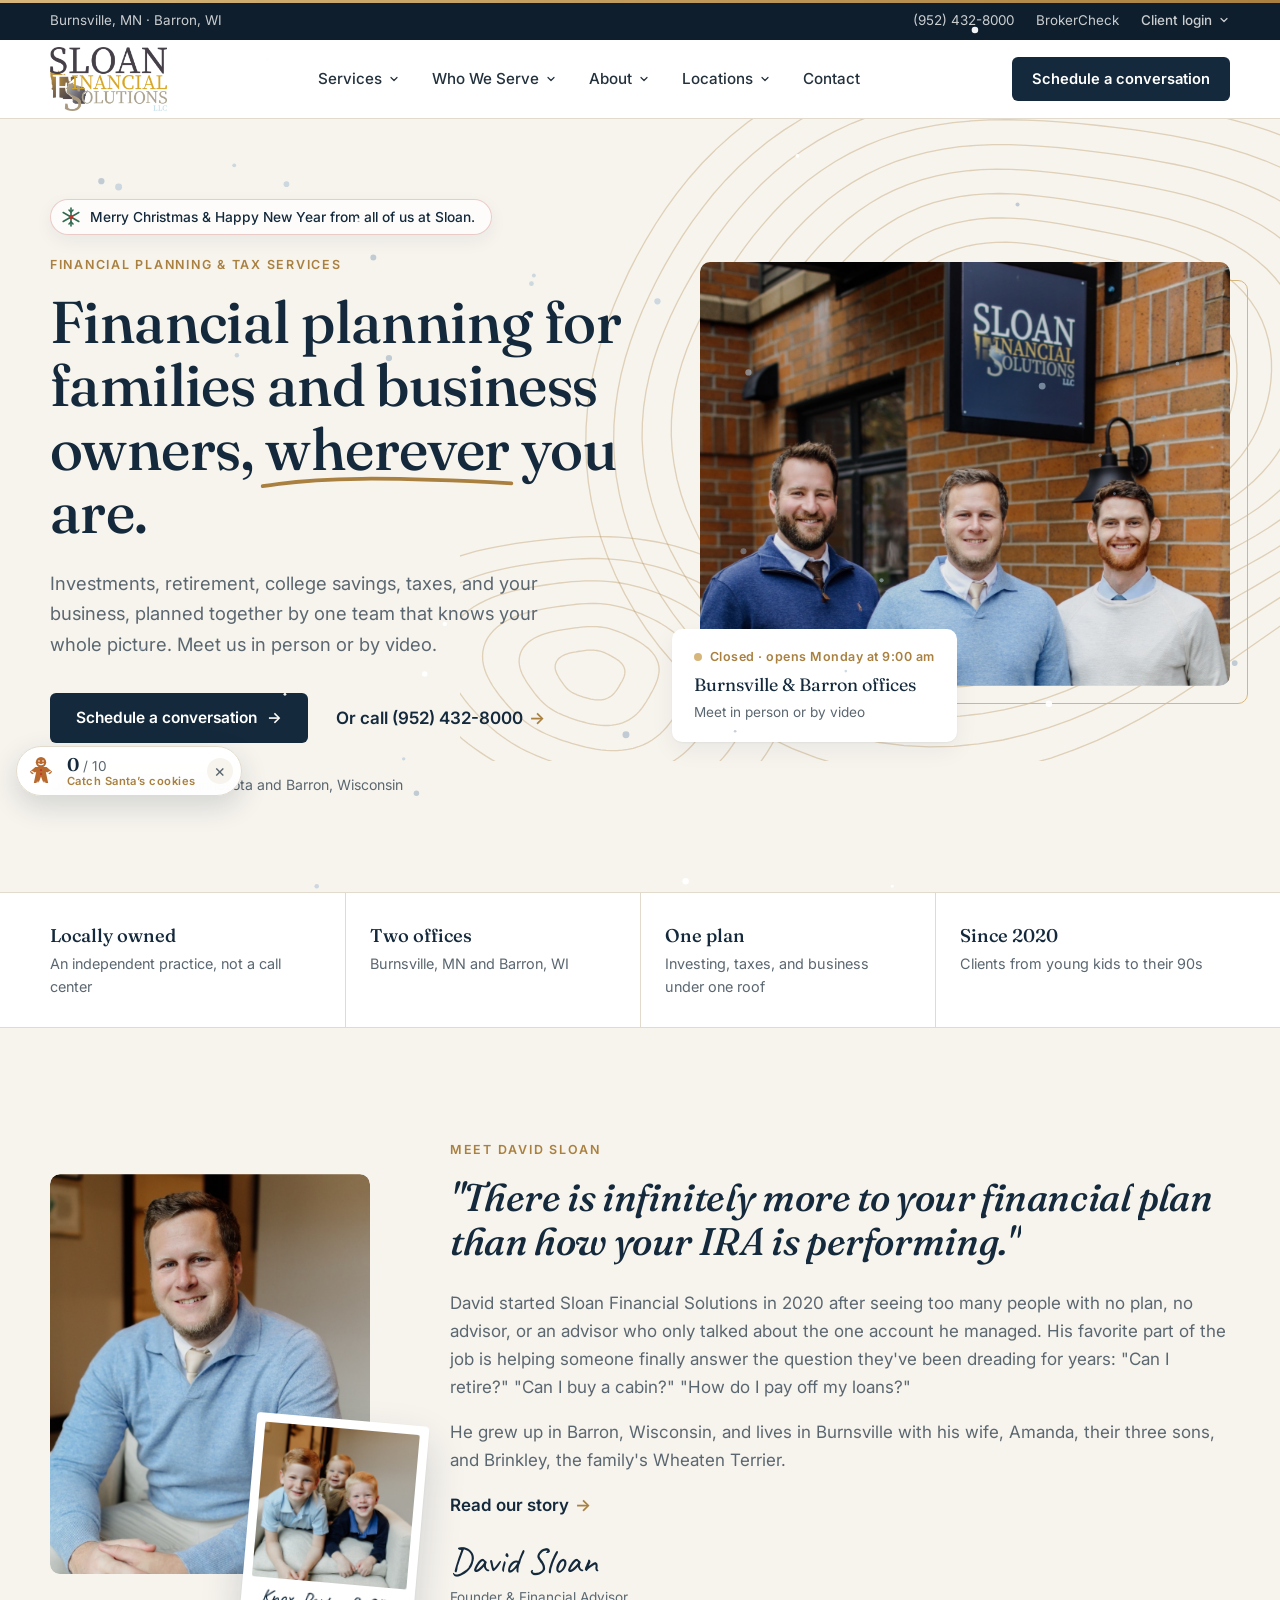
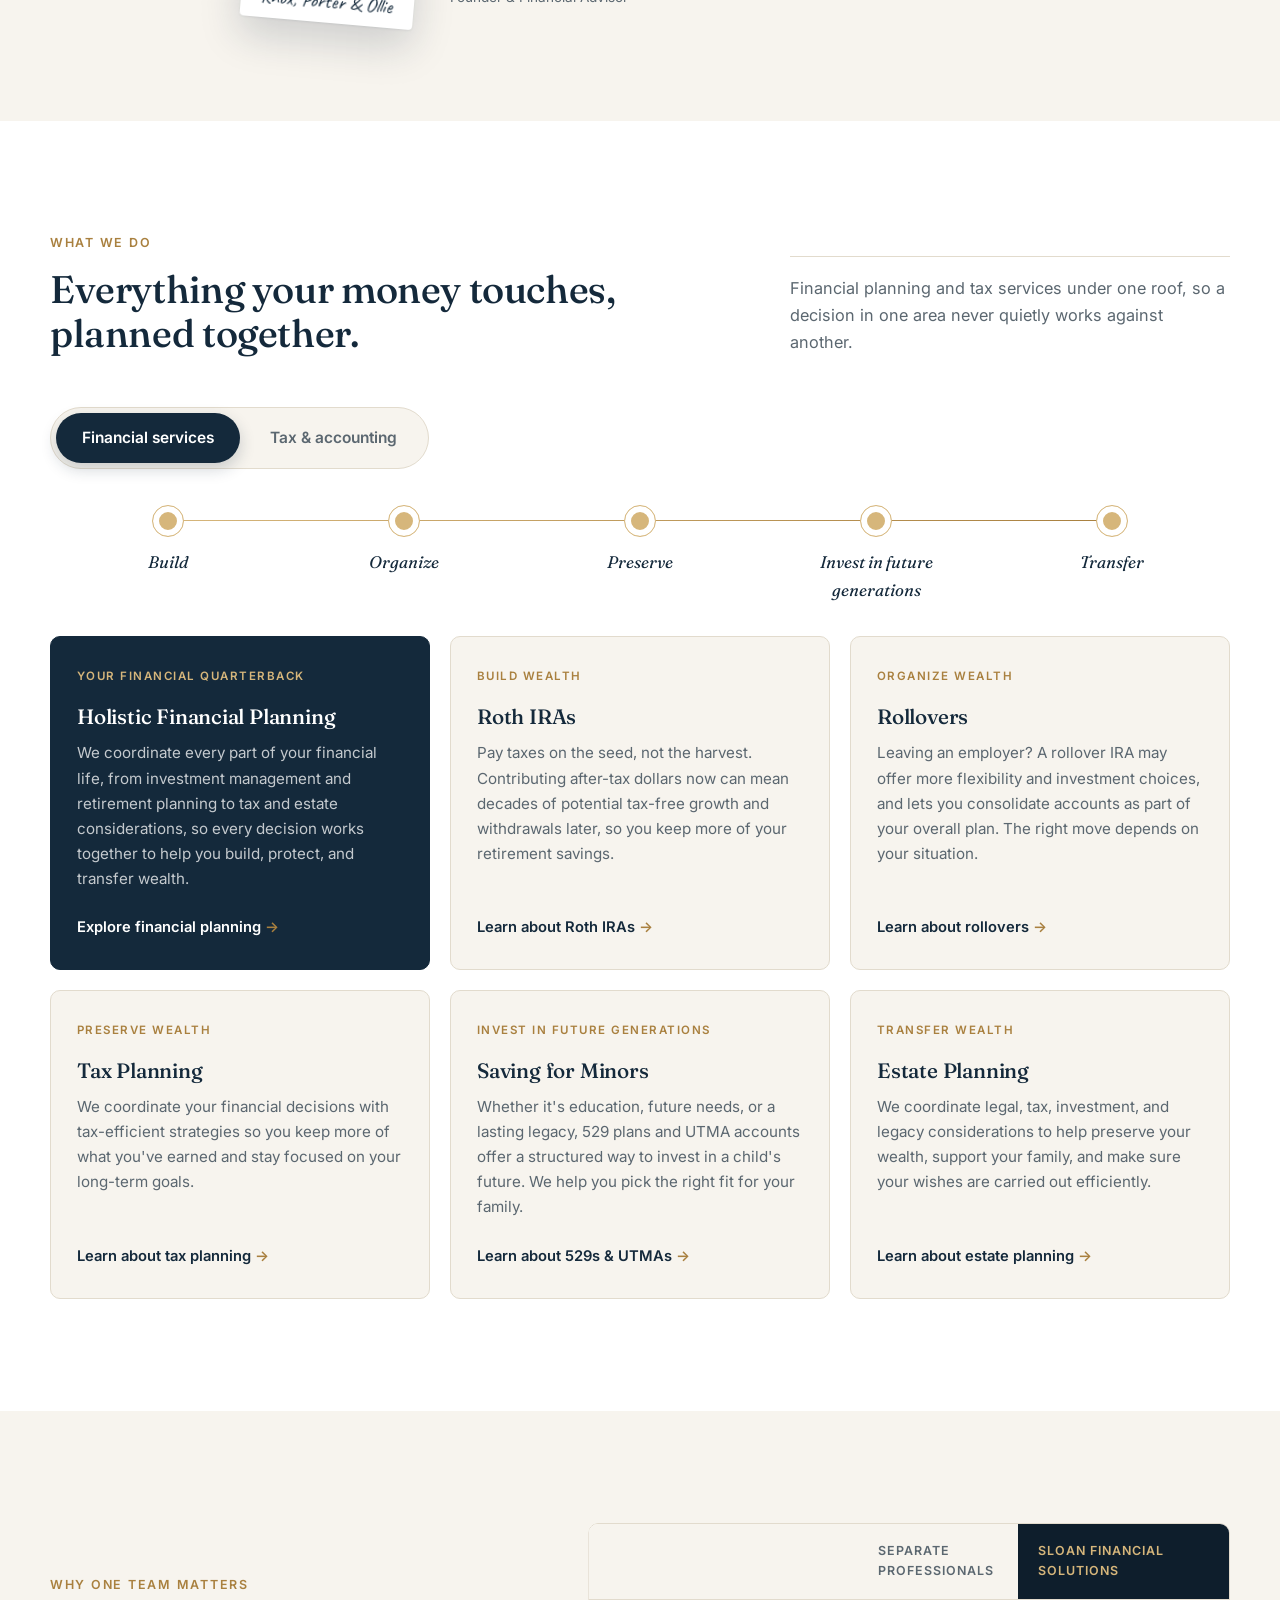
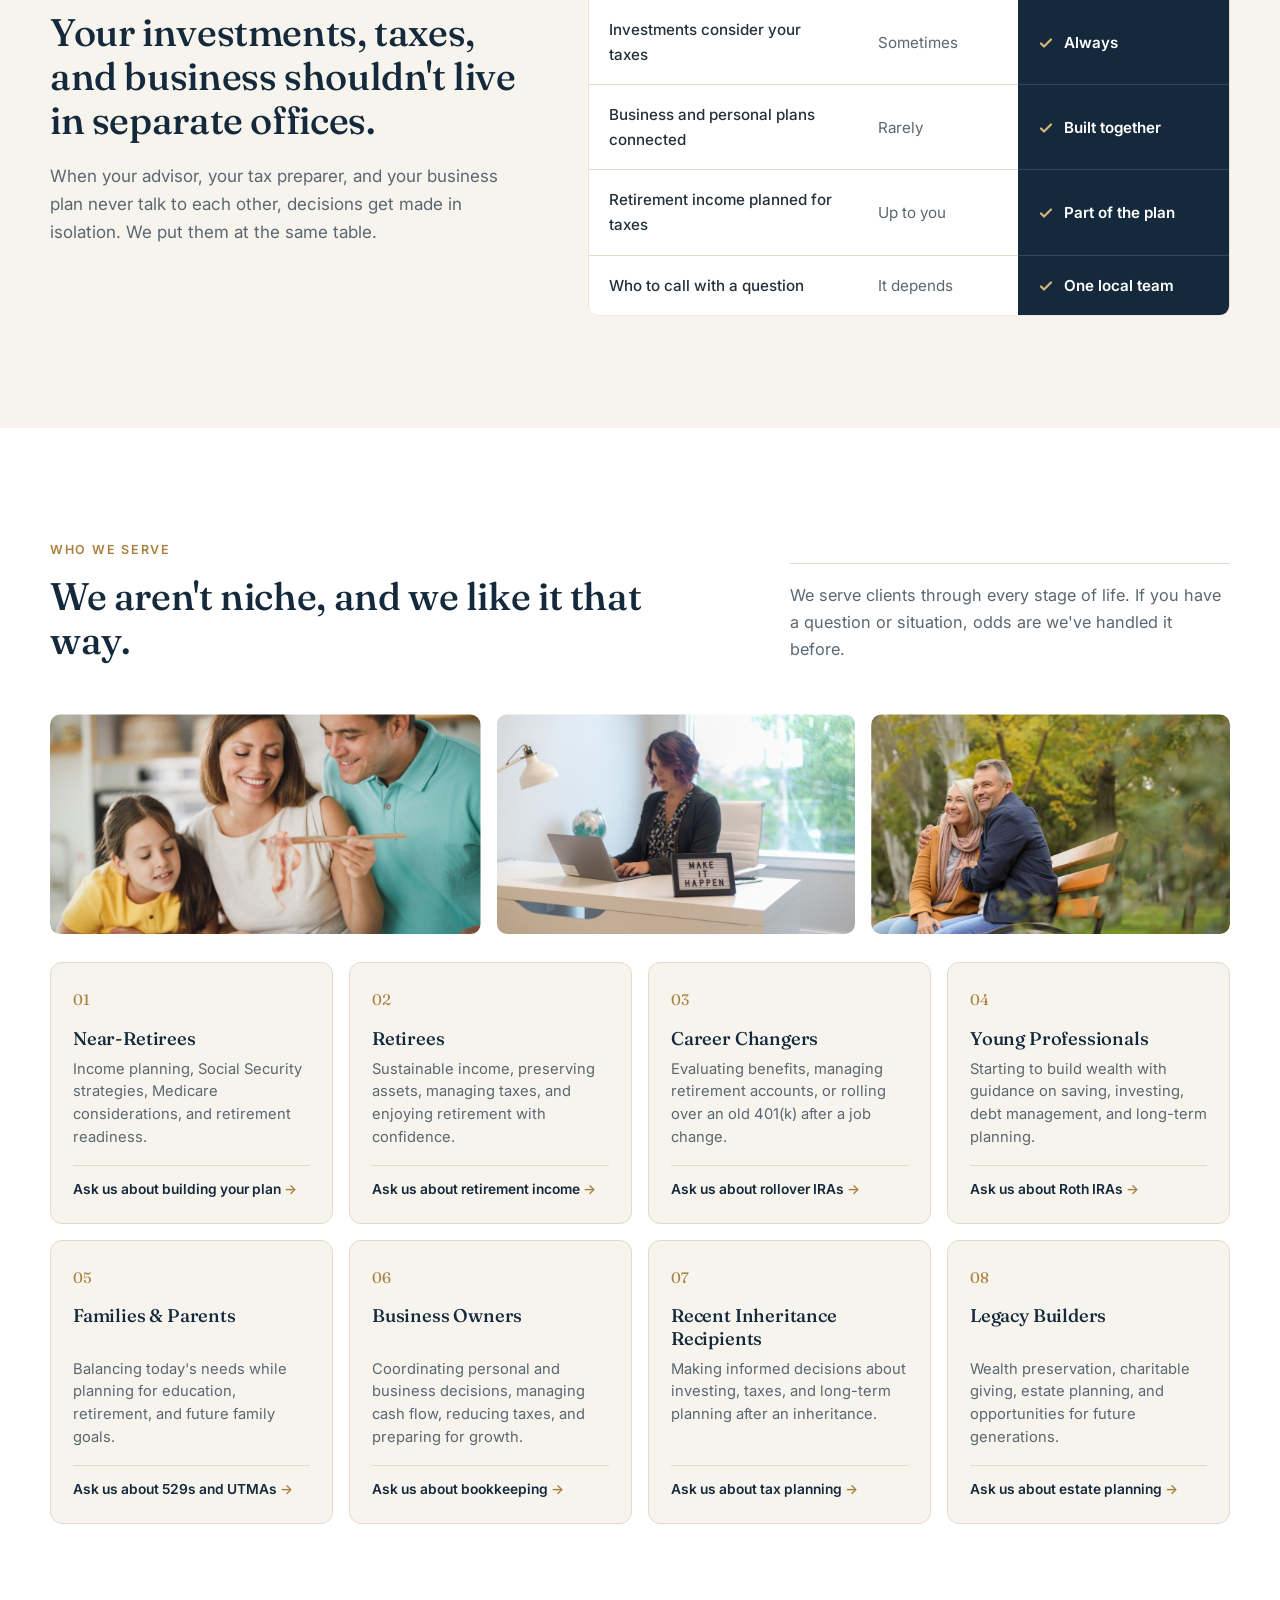
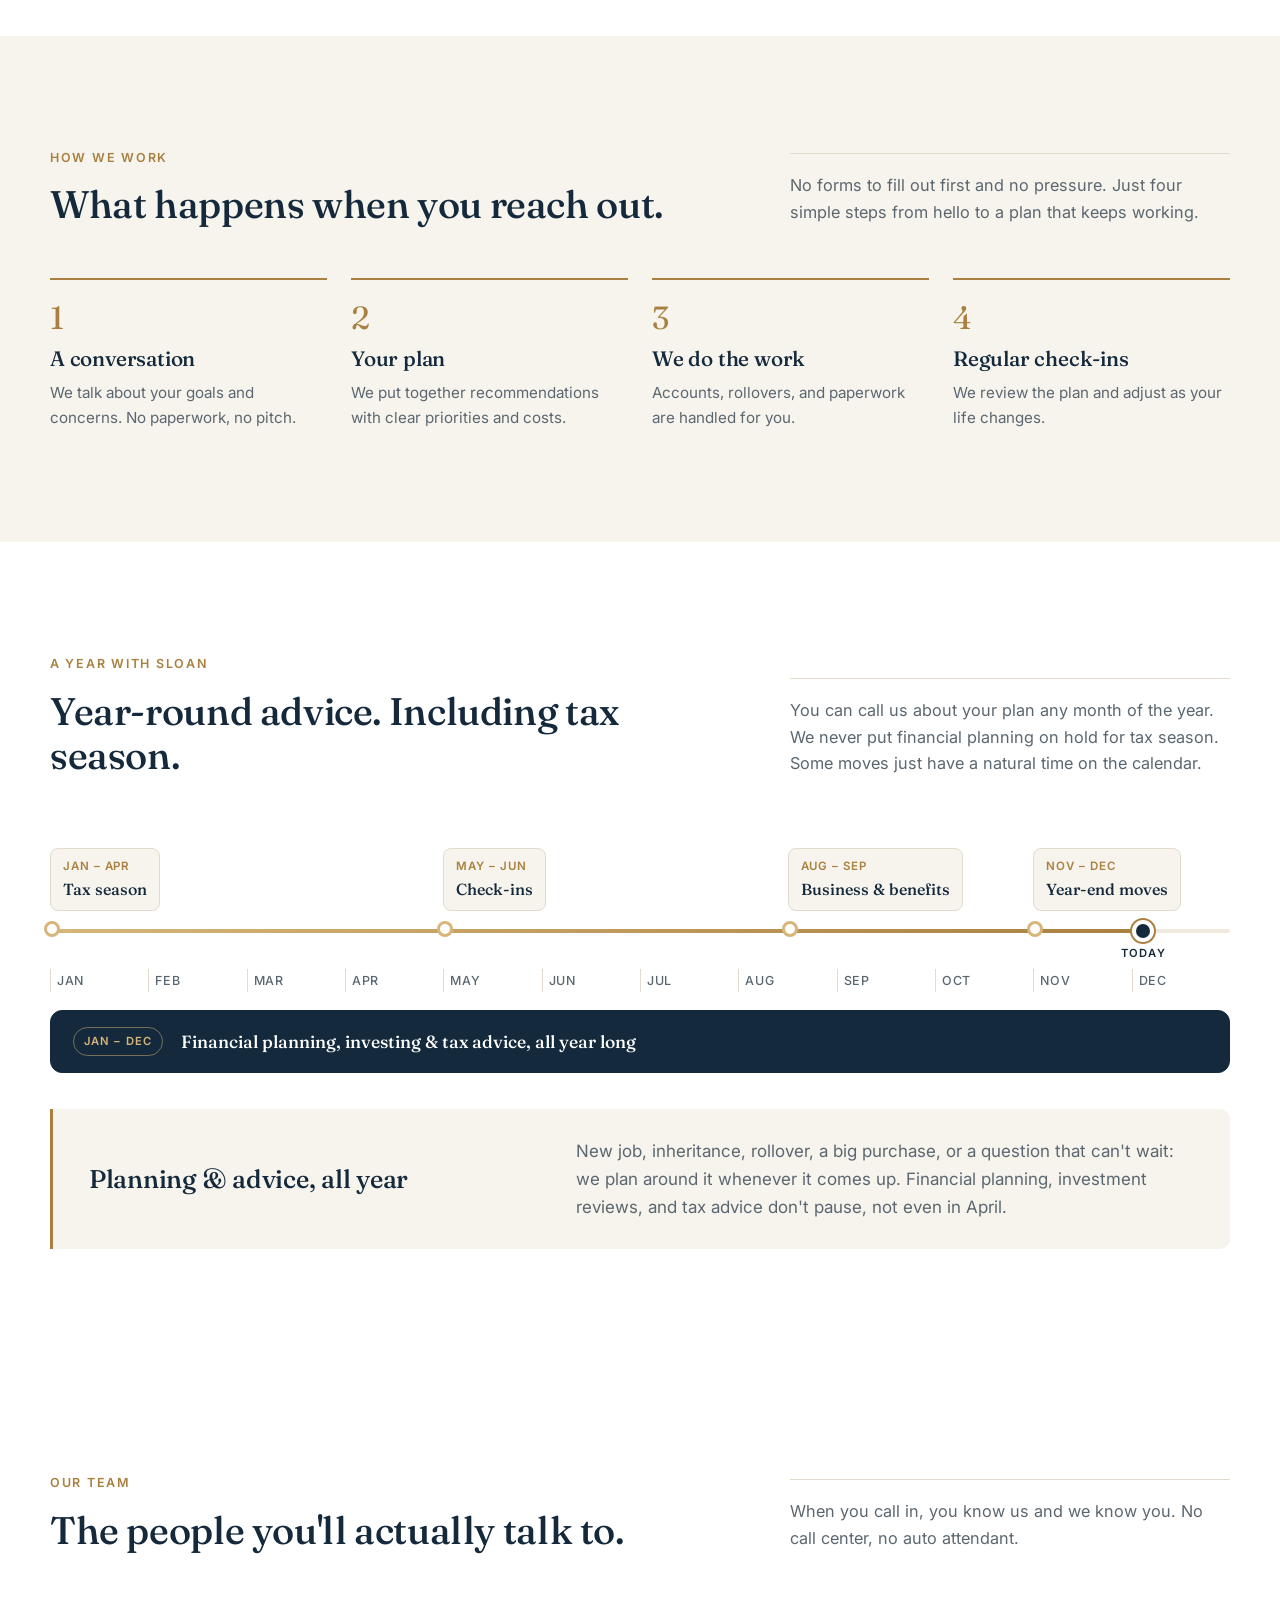
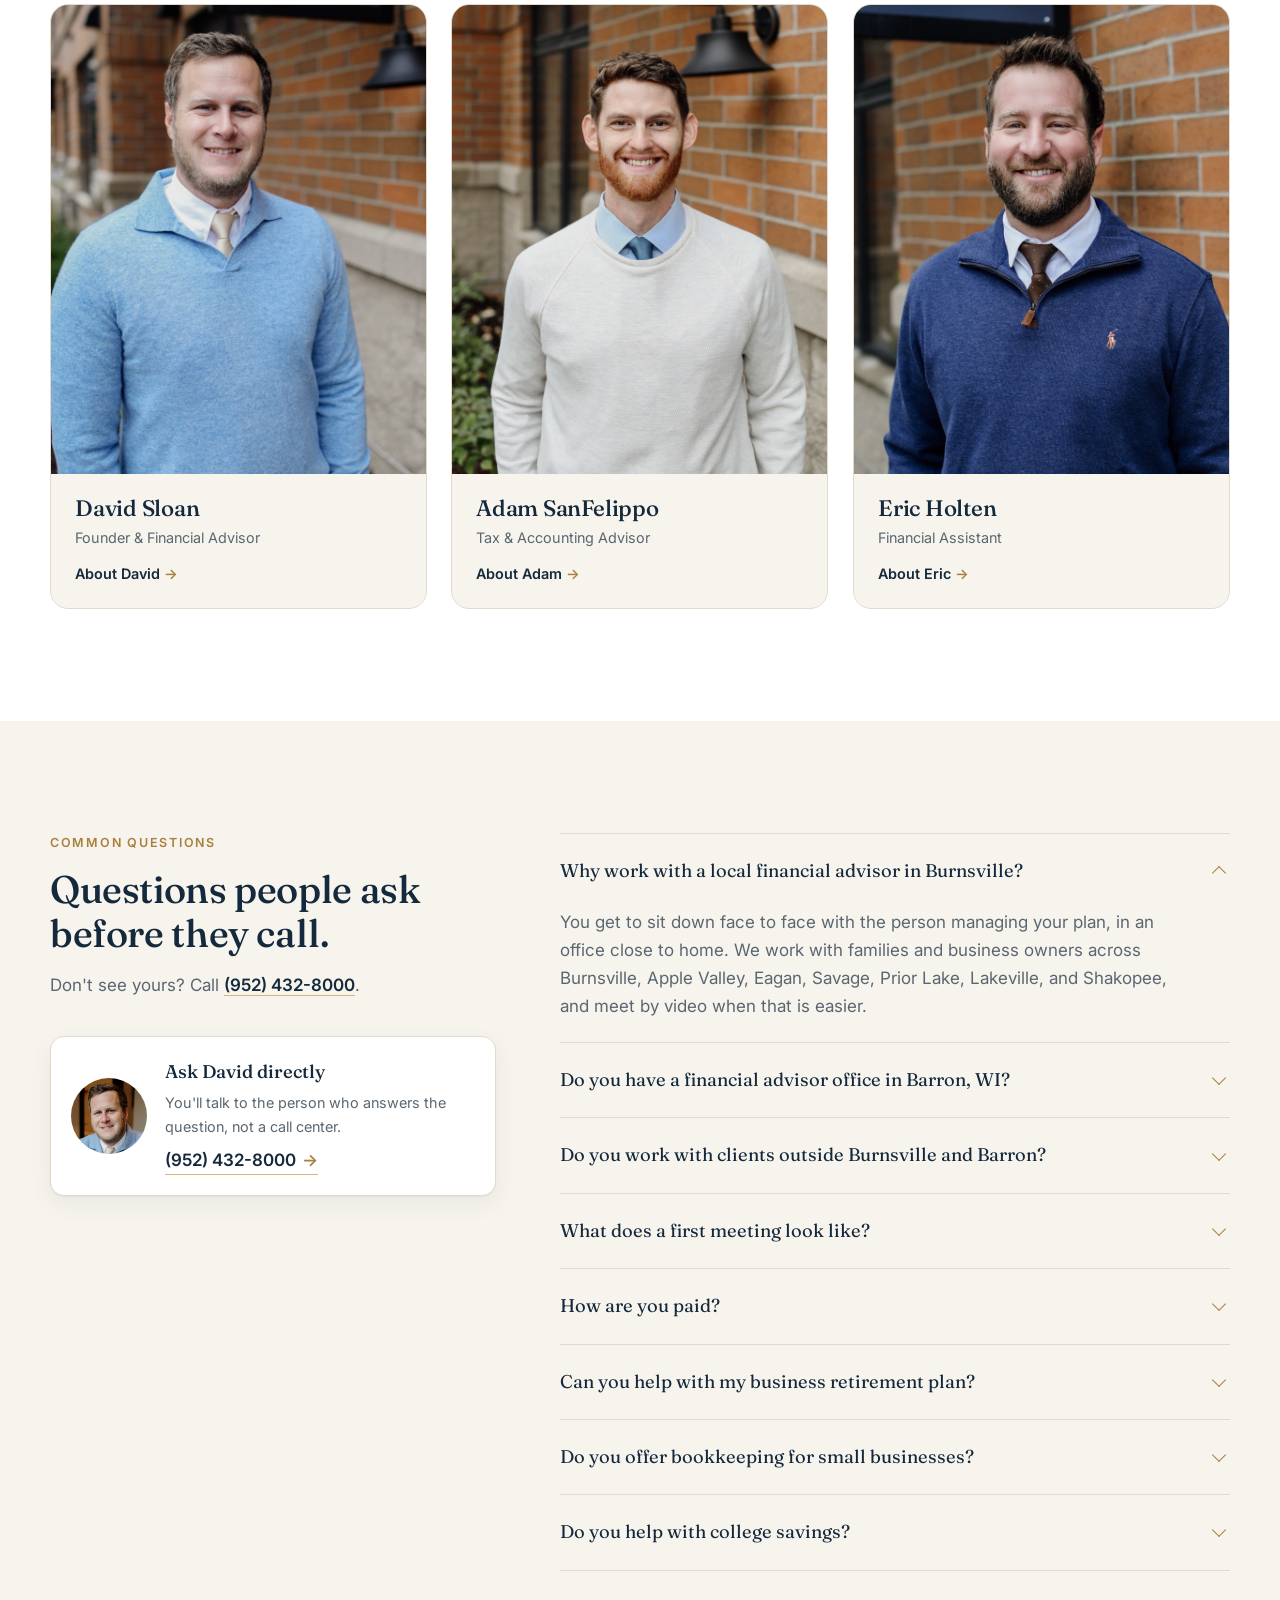
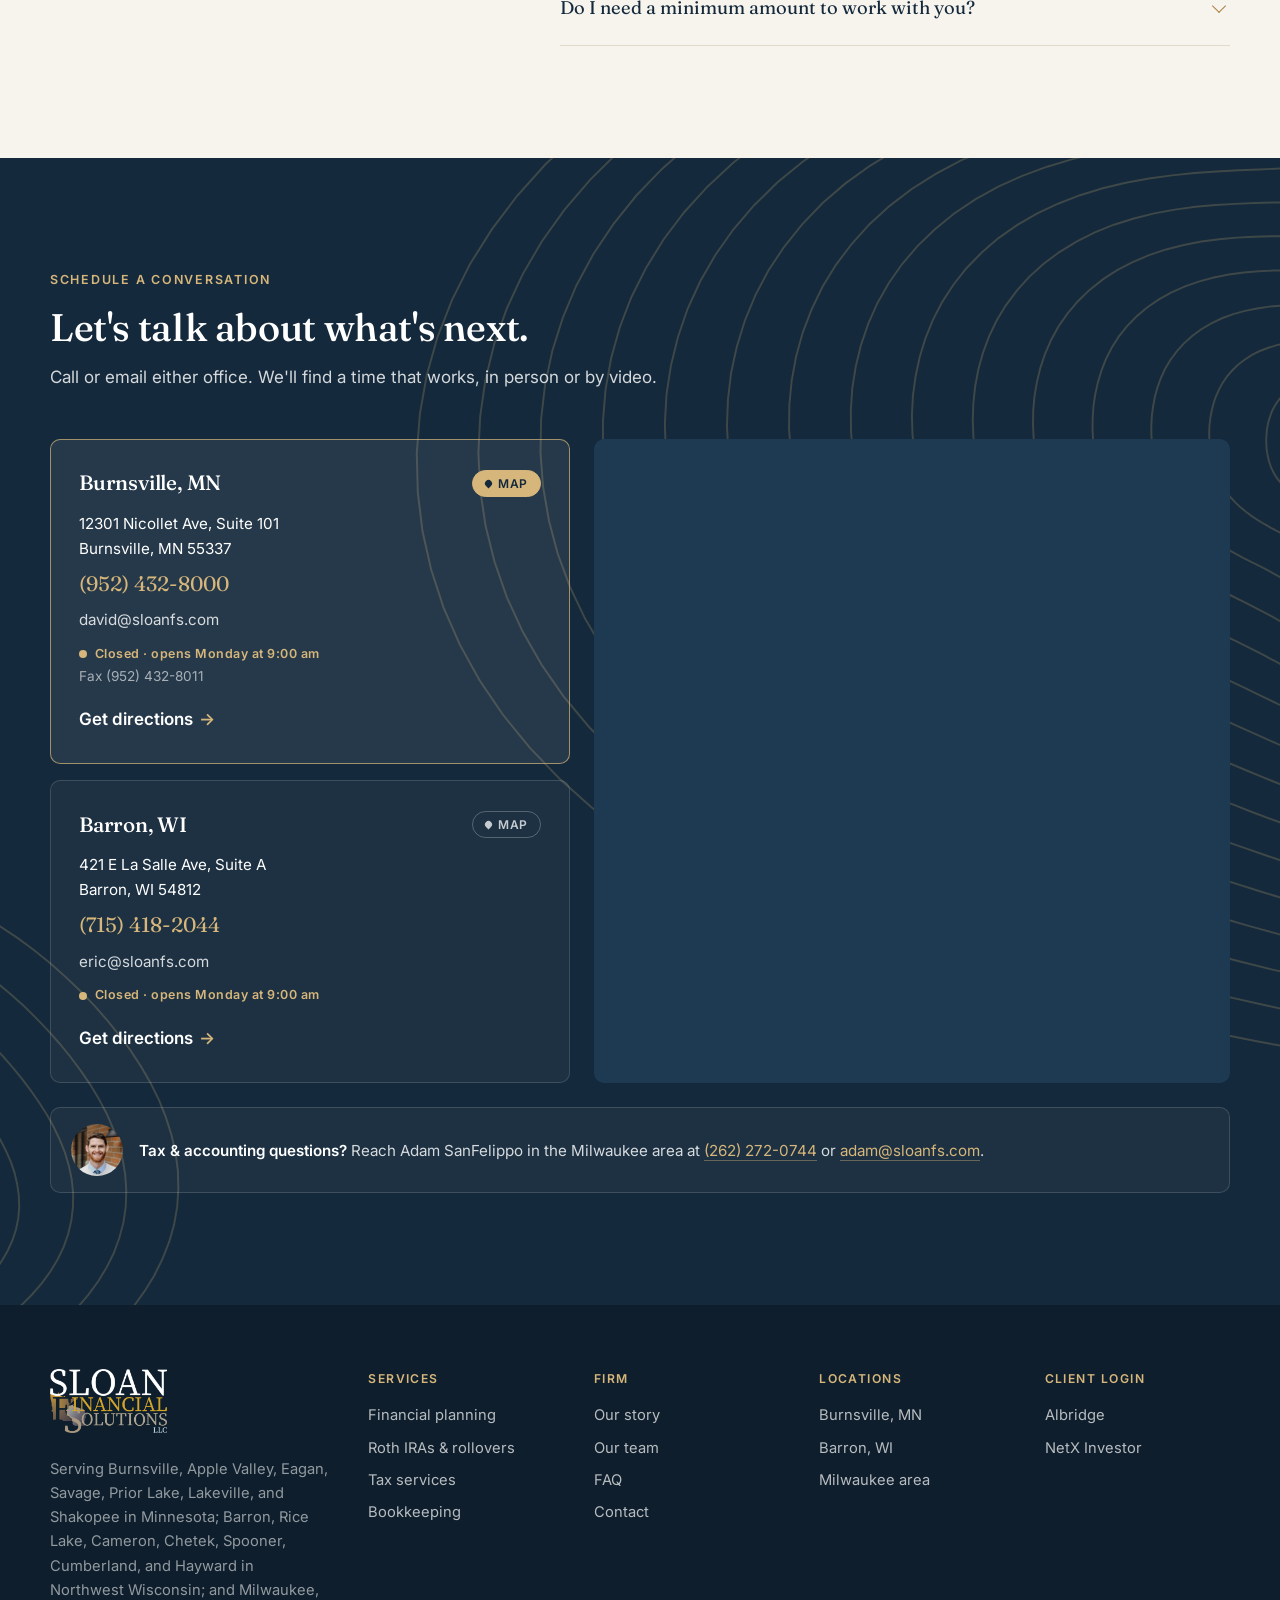
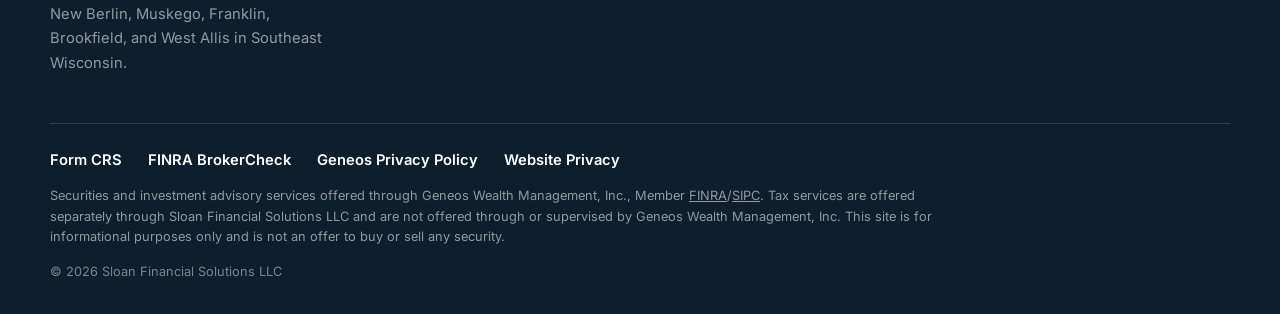
<file: index.html>
<!DOCTYPE html>
<html lang="en">
  <head>
    <meta charset="UTF-8" />
    <meta name="viewport" content="width=device-width, initial-scale=1.0" />
    <title>Sloan Financial Solutions | Financial Advisor &amp; Tax, MN &amp; WI</title>
    <meta
      name="description"
      content="Financial advisor David Sloan and team offer financial planning, retirement, investment, and tax services. Offices in Burnsville, MN and Barron, WI. Call (952) 432-8000."
    />
    <meta name="theme-color" content="#14293b" />
    <meta name="robots" content="index, follow" />
    <link rel="canonical" href="https://www.sloanfs.com/" />
    <meta property="og:type" content="website" />
    <meta property="og:url" content="https://www.sloanfs.com/" />
    <meta property="og:site_name" content="Sloan Financial Solutions" />
    <meta property="og:title" content="Sloan Financial Solutions | Financial Advisor &amp; Tax, MN &amp; WI" />
    <meta property="og:description" content="Financial planning and tax services for families and business owners, from a team that knows your whole picture. Offices in Burnsville, MN and Barron, WI." />
    <meta property="og:image" content="https://www.sloanfs.com/og-image.png" />
    <meta name="twitter:card" content="summary_large_image" />
    <link rel="icon" href="/favicon.ico" sizes="any" />
    <link rel="icon" type="image/png" sizes="32x32" href="/favicon-32x32.png" />
    <link rel="icon" type="image/png" sizes="16x16" href="/favicon-16x16.png" />
    <link rel="apple-touch-icon" sizes="180x180" href="/apple-touch-icon.png" />
    <link rel="manifest" href="/site.webmanifest" />
    <link rel="preconnect" href="https://fonts.googleapis.com" />
    <link rel="preconnect" href="https://fonts.gstatic.com" crossorigin />
    <link
      href="https://fonts.googleapis.com/css2?family=Fraunces:ital,opsz,wght@0,9..144,400;0,9..144,500;1,9..144,400&family=Inter:wght@400;500;600&family=Caveat:wght@500&display=swap"
      rel="stylesheet"
    />
    <link rel="stylesheet" href="styles.css?v=20" />
    <script>document.documentElement.classList.add("js");if(!matchMedia("(prefers-reduced-motion: reduce)").matches)document.documentElement.classList.add("motion");</script>
    <script type="application/ld+json">
{
  "@context": "https://schema.org",
  "@type": "FinancialService",
  "@id": "https://www.sloanfs.com/#burnsville",
  "name": "Sloan Financial Solutions",
  "alternateName": [
    "Sloan Financial",
    "Sloan Financial Services",
    "Sloan FS"
  ],
  "legalName": "Sloan Financial Solutions LLC",
  "description": "Locally owned financial planning and tax practice founded in 2020 by financial advisor David Sloan, with offices in Burnsville, Minnesota and Barron, Wisconsin.",
  "url": "https://www.sloanfs.com/",
  "logo": "https://www.sloanfs.com/images/logo-stacked-dark.png",
  "image": "https://www.sloanfs.com/images/team-hero.jpg",
  "telephone": "+1-952-432-8000",
  "faxNumber": "+1-952-432-8011",
  "email": "david@sloanfs.com",
  "priceRange": "$$",
  "foundingDate": "2020",
  "address": {
    "@type": "PostalAddress",
    "streetAddress": "12301 Nicollet Ave, Suite 101",
    "addressLocality": "Burnsville",
    "addressRegion": "MN",
    "postalCode": "55337",
    "addressCountry": "US"
  },
  "geo": {
    "@type": "GeoCoordinates",
    "latitude": 44.780161,
    "longitude": -93.2787945
  },
  "hasMap": "https://maps.google.com/?q=12301+Nicollet+Ave+Suite+101+Burnsville+MN+55337",
  "openingHoursSpecification": {
    "@type": "OpeningHoursSpecification",
    "dayOfWeek": [
      "Monday",
      "Tuesday",
      "Wednesday",
      "Thursday",
      "Friday"
    ],
    "opens": "09:00",
    "closes": "16:30"
  },
  "founder": {
    "@type": "Person",
    "@id": "https://www.sloanfs.com/our-story#david",
    "name": "David Sloan",
    "jobTitle": "Founder & Financial Advisor",
    "url": "https://www.sloanfs.com/our-story#david"
  },
  "employee": [
    {
      "@type": "Person",
      "@id": "https://www.sloanfs.com/our-story#david",
      "name": "David Sloan",
      "jobTitle": "Founder & Financial Advisor",
      "url": "https://www.sloanfs.com/our-story#david"
    },
    {
      "@type": "Person",
      "@id": "https://www.sloanfs.com/our-story#adam",
      "name": "Adam SanFelippo",
      "jobTitle": "Tax & Accounting Advisor"
    },
    {
      "@type": "Person",
      "@id": "https://www.sloanfs.com/our-story#eric",
      "name": "Eric Holten",
      "jobTitle": "Financial Assistant"
    }
  ],
  "department": {
    "@id": "https://www.sloanfs.com/barron-wi#office"
  },
  "areaServed": [
    {
      "@type": "State",
      "name": "Minnesota"
    },
    {
      "@type": "State",
      "name": "Wisconsin"
    },
    "Burnsville MN",
    "Apple Valley MN",
    "Eagan MN",
    "Savage MN",
    "Prior Lake MN",
    "Lakeville MN",
    "Shakopee MN",
    "Barron WI",
    "Rice Lake WI",
    "Cameron WI",
    "Chetek WI",
    "Spooner WI",
    "Cumberland WI",
    "Hayward WI",
    "Milwaukee WI",
    "New Berlin WI",
    "Muskego WI",
    "Franklin WI",
    "Brookfield WI",
    "West Allis WI"
  ],
  "knowsAbout": [
    "Financial planning",
    "Retirement planning",
    "Investment management",
    "Roth IRAs",
    "401(k) rollovers",
    "Tax preparation",
    "Tax planning",
    "Small business bookkeeping",
    "529 plans and UTMA accounts",
    "Estate planning"
  ],
  "sameAs": [
    "https://www.linkedin.com/company/sloan-financial-solutions-llc/about/",
    "https://www.facebook.com/profile.php?id=100074323628094"
  ]
}
    </script>
    <script type="application/ld+json">
      {
        "@context": "https://schema.org",
        "@type": "FinancialService",
        "@id": "https://www.sloanfs.com/barron-wi#office",
        "name": "Sloan Financial Solutions, Barron office",
        "url": "https://www.sloanfs.com/barron-wi",
        "geo": { "@type": "GeoCoordinates", "latitude": 45.3999866, "longitude": -91.8520518 },
        "openingHoursSpecification": { "@type": "OpeningHoursSpecification", "dayOfWeek": ["Monday", "Tuesday", "Wednesday", "Thursday", "Friday"], "opens": "09:00", "closes": "16:30" },
        "telephone": "+1-715-418-2044",
        "email": "eric@sloanfs.com",
        "address": {
          "@type": "PostalAddress",
          "streetAddress": "421 E La Salle Ave, Suite A",
          "addressLocality": "Barron",
          "addressRegion": "WI",
          "postalCode": "54812",
          "addressCountry": "US"
        },
        "parentOrganization": { "@id": "https://www.sloanfs.com/#burnsville" }
      }
    </script>
    <script type="application/ld+json">
      {
        "@context": "https://schema.org",
        "@type": "FAQPage",
        "mainEntity": [
          {
            "@type": "Question",
            "name": "Why work with a local financial advisor in Burnsville?",
            "acceptedAnswer": { "@type": "Answer", "text": "You get to sit down face to face with the person managing your plan, in an office close to home. Sloan Financial Solutions works with families and business owners across Burnsville, Apple Valley, Eagan, Savage, Prior Lake, Lakeville, and Shakopee, and meets by video when that is easier." }
          },
          {
            "@type": "Question",
            "name": "Do you have a financial advisor office in Barron, WI?",
            "acceptedAnswer": { "@type": "Answer", "text": "Yes. Sloan Financial Solutions has an office at 421 E La Salle Ave, Suite A in Barron, Wisconsin, run by Eric Holten, a Barron native, serving Rice Lake, Cameron, Chetek, Spooner, Cumberland, and Hayward. Call (715) 418-2044 to meet in person." }
          },
          {
            "@type": "Question",
            "name": "Do you work with clients outside Burnsville and Barron?",
            "acceptedAnswer": { "@type": "Answer", "text": "Yes. Sloan Financial Solutions works with clients wherever they live, meeting by video and phone, including the Milwaukee area, where tax and accounting advisor Adam SanFelippo is based." }
          },
          {
            "@type": "Question",
            "name": "What does a first meeting look like?",
            "acceptedAnswer": { "@type": "Answer", "text": "It is a conversation, not a sales pitch. We talk about your goals, what is worrying you, and the decisions in front of you. If it makes sense to keep going, we outline what a plan would include and what it would cost." }
          },
          {
            "@type": "Question",
            "name": "How are you paid?",
            "acceptedAnswer": { "@type": "Answer", "text": "We explain exactly how we are compensated before you commit to anything. Depending on the service, that may be an advisory fee, a planning fee, or commissions on certain products. Details are in our Form CRS (Client Relationship Summary)." }
          },
          {
            "@type": "Question",
            "name": "Can you help with my business retirement plan?",
            "acceptedAnswer": { "@type": "Answer", "text": "Yes. We help business owners set up and manage 401(k) plans, small business retirement plans, profit-sharing plans, and deferred compensation, and we plan for succession or the sale of the business." }
          },
          {
            "@type": "Question",
            "name": "Do you offer bookkeeping for small businesses?",
            "acceptedAnswer": { "@type": "Answer", "text": "Yes. Sloan Financial Solutions handles income, expenses, invoices, payroll, and cash flow tracking for small businesses, and Bookkeeping Plus adds financial reporting and strategic advice, like an outsourced CFO." }
          },
          {
            "@type": "Question",
            "name": "Do you help with college savings?",
            "acceptedAnswer": { "@type": "Answer", "text": "Yes. We help families choose and fund 529 plans and UTMA accounts, and fit college savings into the rest of the plan so it does not come at the expense of retirement." }
          },
          {
            "@type": "Question",
            "name": "Do I need a minimum amount to work with you?",
            "acceptedAnswer": { "@type": "Answer", "text": "We work with clients of all ages and walks of life. Call us and we will tell you honestly whether we are a good fit." }
          }
        ]
      }
    </script>
    <script type="application/ld+json">
{
  "@context": "https://schema.org",
  "@type": "WebSite",
  "@id": "https://www.sloanfs.com/#website",
  "name": "Sloan Financial Solutions",
  "alternateName": [
    "Sloan Financial",
    "Sloan Financial Services",
    "Sloan FS"
  ],
  "url": "https://www.sloanfs.com/",
  "publisher": {
    "@id": "https://www.sloanfs.com/#burnsville"
  }
}
    </script>
  </head>
  <body>
    <a class="skip-link" href="#main">Skip to content</a>
    <div class="scroll-progress" aria-hidden="true"></div>

    <!-- Utility bar -->
    <div class="utility">
      <div class="container utility-row">
        <p class="utility-loc">Burnsville, MN &middot; Barron, WI</p>
        <div class="utility-links">
          <a href="tel:9524328000">(952) 432-8000</a>
          <a href="https://brokercheck.finra.org/" target="_blank" rel="noopener noreferrer">BrokerCheck</a>
          <div class="nav-item has-menu utility-login">
            <button type="button" class="nav-trigger" aria-expanded="false" aria-controls="menu-login">
              Client login
              <svg class="chevron" viewBox="0 0 16 16" aria-hidden="true"><path d="M4 6l4 4 4-4" fill="none" stroke="currentColor" stroke-width="1.6" stroke-linecap="round" stroke-linejoin="round"/></svg>
            </button>
            <div class="nav-menu nav-menu-right" id="menu-login">
              <a href="https://www.mainaccount.com/gwm" target="_blank" rel="noopener noreferrer"><strong>Albridge</strong><span>Account statements and performance</span></a>
              <a href="https://www.netxinvestor.com/nxi/login" target="_blank" rel="noopener noreferrer"><strong>NetX Investor</strong><span>Brokerage account access</span></a>
            </div>
          </div>
        </div>
      </div>
    </div>

    <!-- Header -->
    <header class="site-header">
      <div class="container nav-wrap">
        <a href="/" class="brand" aria-label="Sloan Financial Solutions home">
          <img decoding="async" src="images/logo-horizontal-dark.png" alt="Sloan Financial Solutions LLC" class="brand-logo" width="420" height="230" />
        </a>

        <nav class="main-nav" id="main-nav" aria-label="Main navigation">
          <div class="nav-item has-menu">
            <button type="button" class="nav-trigger" aria-expanded="false" aria-controls="menu-services">
              Services
              <svg class="chevron" viewBox="0 0 16 16" aria-hidden="true"><path d="M4 6l4 4 4-4" fill="none" stroke="currentColor" stroke-width="1.6" stroke-linecap="round" stroke-linejoin="round"/></svg>
            </button>
            <div class="nav-menu nav-menu-wide" id="menu-services">
              <div class="nav-col">
                <p class="nav-col-title"><a class="nav-col-link" href="/financial-planning">Financial services</a></p>
                <a href="/financial-planning#holistic"><strong>Holistic Financial Planning</strong><span>Your financial quarterback</span></a>
                <a href="/financial-planning#roth-ira"><strong>Roth IRAs</strong><span>Build wealth</span></a>
                <a href="/financial-planning#rollovers"><strong>Rollovers</strong><span>Organize wealth</span></a>
                <a href="/financial-planning#saving-for-minors"><strong>Saving for Minors</strong><span>529s and UTMAs</span></a>
                <a href="/financial-planning#estate-planning"><strong>Estate Planning</strong><span>Transfer wealth</span></a>
              </div>
              <div class="nav-col">
                <p class="nav-col-title"><a class="nav-col-link" href="/tax-services">Tax &amp; accounting</a></p>
                <a href="/tax-services#tax-preparation"><strong>Tax Preparation</strong><span>Individuals and businesses</span></a>
                <a href="/tax-services#tax-planning"><strong>Tax Planning</strong><span>Year-round strategy</span></a>
                <a href="/tax-services#bookkeeping"><strong>Bookkeeping</strong><span>For small businesses</span></a>
                <a href="/tax-services#bookkeeping-plus"><strong>Bookkeeping Plus</strong><span>Your outsourced CFO</span></a>
              </div>
            </div>
          </div>

          <div class="nav-item has-menu">
            <button type="button" class="nav-trigger" aria-expanded="false" aria-controls="menu-serve">
              Who We Serve
              <svg class="chevron" viewBox="0 0 16 16" aria-hidden="true"><path d="M4 6l4 4 4-4" fill="none" stroke="currentColor" stroke-width="1.6" stroke-linecap="round" stroke-linejoin="round"/></svg>
            </button>
            <div class="nav-menu nav-menu-list" id="menu-serve"><a href="#serve"><strong>Near-Retirees</strong></a><a href="#serve"><strong>Retirees</strong></a><a href="#serve"><strong>Career Changers</strong></a><a href="#serve"><strong>Young Professionals</strong></a><a href="#serve"><strong>Families &amp; Parents</strong></a><a href="#serve"><strong>Business Owners</strong></a><a href="#serve"><strong>Recent Inheritance Recipients</strong></a><a href="#serve"><strong>Legacy Builders</strong></a></div>
          </div>

          <div class="nav-item has-menu">
            <button type="button" class="nav-trigger" aria-expanded="false" aria-controls="menu-about">
              About
              <svg class="chevron" viewBox="0 0 16 16" aria-hidden="true"><path d="M4 6l4 4 4-4" fill="none" stroke="currentColor" stroke-width="1.6" stroke-linecap="round" stroke-linejoin="round"/></svg>
            </button>
            <div class="nav-menu" id="menu-about">
              <a href="our-story.html"><strong>Our Story</strong><span>Why David started Sloan in 2020</span></a>
              <a href="our-story.html#team"><strong>Our Team</strong><span>Meet David, Adam, and Eric</span></a>
              <a href="#process"><strong>How We Work</strong><span>What to expect, step by step</span></a>
              <a href="#year"><strong>A Year with Sloan</strong><span>What we do together, month by month</span></a>
              <a href="#faq"><strong>FAQ</strong><span>Straight answers before you call</span></a>
            </div>
          </div>

          <div class="nav-item has-menu">
            <button type="button" class="nav-trigger" aria-expanded="false" aria-controls="menu-locations">
              Locations
              <svg class="chevron" viewBox="0 0 16 16" aria-hidden="true"><path d="M4 6l4 4 4-4" fill="none" stroke="currentColor" stroke-width="1.6" stroke-linecap="round" stroke-linejoin="round"/></svg>
            </button>
            <div class="nav-menu" id="menu-locations">
              <a href="/burnsville-mn"><strong>Burnsville, MN</strong><span>12301 Nicollet Ave, Suite 101</span></a>
              <a href="/barron-wi"><strong>Barron, WI</strong><span>421 E La Salle Ave, Suite A</span></a>
              <a href="/milwaukee-wi"><strong>Milwaukee area</strong><span>Tax &amp; planning by video and phone</span></a>
            </div>
          </div>

          <a class="nav-link" href="#contact">Contact</a>
        </nav>

        <div class="nav-actions">
          <a href="#contact" class="button button-primary button-nav">Schedule a conversation</a>
          <button type="button" class="nav-toggle" aria-expanded="false" aria-controls="main-nav" aria-label="Open menu">
            <span></span><span></span><span></span>
          </button>
        </div>
      </div>
    </header>

    <main id="main">
      <!-- Hero -->
      <section class="hero">
        <img decoding="async" src="images/contours.svg" data-depth="-24" class="hero-contours" alt="" aria-hidden="true" width="900" height="700" />
        <div class="container hero-grid">
          <div class="hero-copy">
            <p class="eyebrow">Financial planning &amp; tax services</p>
            <h1 class="hero-title">Financial planning for families and business owners, <span class="hl">wherever<svg class="hl-line" viewBox="0 0 300 20" preserveAspectRatio="none" aria-hidden="true"><path d="M3 14 C 70 4, 150 4, 297 11" /></svg></span> you are.</h1>
            <p class="lead">
              Investments, retirement, college savings, taxes, and your business, planned together by
              one team that knows your whole picture. Meet us in person or by video.
            </p>
            <div class="hero-actions">
              <a href="#contact" class="button button-primary button-arrow">Schedule a conversation <span aria-hidden="true">&rarr;</span></a>
              <a href="tel:9524328000" class="text-cta">Or call (952) 432-8000 <span aria-hidden="true">&rarr;</span></a>
            </div>
            <p class="hero-address">Offices in Burnsville, Minnesota and Barron, Wisconsin</p>
          </div>

          <figure class="hero-photo" data-depth="12">
            <div class="hero-photo-frame"><picture><source media="(max-width: 640px)" srcset="images/team-hero-mobile.jpg" width="900" height="720" /><img decoding="async" fetchpriority="high" src="images/team-hero.jpg" alt="Eric Holten, David Sloan, and Adam SanFelippo outside the Sloan Financial Solutions office" width="1500" height="1200" /></picture></div>
            <figcaption class="hero-card">
              <span class="status" data-status><span class="status-dot"></span><span class="status-text">Mon to Fri, 9:00 to 4:30</span></span>
              <span class="hero-card-value">Burnsville &amp; Barron offices</span>
              <span class="hero-card-note">Meet in person or by video</span>
            </figcaption>
          </figure>
        </div>
      </section>

      <!-- Trust strip -->
      <section class="trust" aria-label="At a glance">
        <div class="container trust-row">
          <p><strong>Locally owned</strong><span>An independent practice, not a call center</span></p>
          <p><strong>Two offices</strong><span>Burnsville, MN and Barron, WI</span></p>
          <p><strong>One plan</strong><span>Investing, taxes, and business under one roof</span></p>
          <p><strong>Since 2020</strong><span>Clients from young kids to their 90s</span></p>
        </div>
      </section>

      <!-- Meet David -->
      <section id="about" class="about section">
        <div class="container about-grid">
          <div class="about-portrait">
            <div class="portrait portrait-photo">
              <img decoding="async" src="images/david-chair-portrait.jpg" alt="David Sloan, founder and financial advisor at Sloan Financial Solutions" width="800" height="1000" />
            </div>
            <figure class="polaroid polaroid-home">
              <img decoding="async" src="images/family-boys-couch.jpg" alt="David's sons, Knox, Porter, and Ollie" width="800" height="800" loading="lazy" />
              <figcaption>Knox, Porter &amp; Ollie</figcaption>
            </figure>
          </div>
          <div class="about-copy">
            <p class="eyebrow">Meet David Sloan</p>
            <h2>"There is infinitely more to your financial plan than how your IRA is performing."</h2>
            <p>
              David started Sloan Financial Solutions in 2020 after seeing too many people with no plan,
              no advisor, or an advisor who only talked about the one account he managed. His favorite
              part of the job is helping someone finally answer the question they've been dreading for
              years: "Can I retire?" "Can I buy a cabin?" "How do I pay off my loans?"
            </p>
            <p>
              He grew up in Barron, Wisconsin, and lives in Burnsville with his wife, Amanda, their three
              sons, and Brinkley, the family's Wheaten Terrier.
            </p>
            <a href="our-story.html" class="text-cta">Read our story <span aria-hidden="true">&rarr;</span></a>
            <div class="signature-row">
              <span class="signature">David Sloan</span>
              <span class="signature-caption">Founder &amp; Financial Advisor</span>
            </div>
          </div>
        </div>
      </section>

      <!-- Services -->
      <section id="services" class="services section">
        <div class="container">
          <div class="section-head">
            <p class="eyebrow">What we do</p>
            <h2>Everything your money touches, planned together.</h2>
            <p class="section-sub">Financial planning and tax services under one roof, so a decision in one area never quietly works against another.</p>
          </div>

          <div class="svc-tabs" role="tablist" aria-label="Our services">
            <button type="button" role="tab" class="svc-tab" id="tab-financial" aria-controls="panel-financial" aria-selected="true">Financial services</button>
            <button type="button" role="tab" class="svc-tab" id="tab-tax" aria-controls="panel-tax" aria-selected="false" tabindex="-1">Tax &amp; accounting</button>
            <span class="svc-tab-ink" aria-hidden="true"></span>
          </div>

          <div class="svc-panel" id="panel-financial" role="tabpanel" aria-labelledby="tab-financial">
            <ol class="wealth-path" aria-label="The life of your wealth">
              <li><a href="#svc-roth"><span>Build</span></a></li>
              <li><a href="#svc-rollovers"><span>Organize</span></a></li>
              <li><a href="#svc-taxplanning"><span>Preserve</span></a></li>
              <li><a href="#svc-minors"><span>Invest in future generations</span></a></li>
              <li><a href="#svc-estate"><span>Transfer</span></a></li>
            </ol>

            <div class="service-grid service-grid-3">
              <article class="service-card service-card-feature" id="svc-holistic">
                <span class="service-num">Your financial quarterback</span>
                <h3>Holistic Financial Planning</h3>
                <p>We coordinate every part of your financial life, from investment management and retirement planning to tax and estate considerations, so every decision works together to help you build, protect, and transfer wealth.</p>
                <a href="/financial-planning#holistic" class="card-link">Explore financial planning <span aria-hidden="true">&rarr;</span></a>
              </article>
              <article class="service-card" id="svc-roth">
                <span class="service-num">Build wealth</span>
                <h3>Roth IRAs</h3>
                <p>Pay taxes on the seed, not the harvest. Contributing after-tax dollars now can mean decades of potential tax-free growth and withdrawals later, so you keep more of your retirement savings.</p>
                <a href="/financial-planning#roth-ira" class="card-link">Learn about Roth IRAs <span aria-hidden="true">&rarr;</span></a>
              </article>
              <article class="service-card" id="svc-rollovers">
                <span class="service-num">Organize wealth</span>
                <h3>Rollovers</h3>
                <p>Leaving an employer? A rollover IRA may offer more flexibility and investment choices, and lets you consolidate accounts as part of your overall plan. The right move depends on your situation.</p>
                <a href="/financial-planning#rollovers" class="card-link">Learn about rollovers <span aria-hidden="true">&rarr;</span></a>
              </article>
              <article class="service-card" id="svc-taxplanning">
                <span class="service-num">Preserve wealth</span>
                <h3>Tax Planning</h3>
                <p>We coordinate your financial decisions with tax-efficient strategies so you keep more of what you've earned and stay focused on your long-term goals.</p>
                <a href="/financial-planning#tax-planning" class="card-link">Learn about tax planning <span aria-hidden="true">&rarr;</span></a>
              </article>
              <article class="service-card" id="svc-minors">
                <span class="service-num">Invest in future generations</span>
                <h3>Saving for Minors</h3>
                <p>Whether it's education, future needs, or a lasting legacy, 529 plans and UTMA accounts offer a structured way to invest in a child's future. We help you pick the right fit for your family.</p>
                <a href="/financial-planning#saving-for-minors" class="card-link">Learn about 529s &amp; UTMAs <span aria-hidden="true">&rarr;</span></a>
              </article>
              <article class="service-card" id="svc-estate">
                <span class="service-num">Transfer wealth</span>
                <h3>Estate Planning</h3>
                <p>We coordinate legal, tax, investment, and legacy considerations to help preserve your wealth, support your family, and make sure your wishes are carried out efficiently.</p>
                <a href="/financial-planning#estate-planning" class="card-link">Learn about estate planning <span aria-hidden="true">&rarr;</span></a>
              </article>
            </div>
          </div>

          <div class="svc-panel" id="panel-tax" role="tabpanel" aria-labelledby="tab-tax">
            <div class="service-grid service-grid-2">
              <article class="service-card" id="svc-taxprep">
                <span class="service-num">Individuals &amp; businesses</span>
                <h3>Tax Preparation</h3>
                <p>Accurate, reliable tax preparation for individuals and businesses. We help you maximize deductions, minimize your tax liability, and stay compliant with ever-changing tax laws.</p>
                <a href="/tax-services#tax-preparation" class="card-link">Learn about tax preparation <span aria-hidden="true">&rarr;</span></a>
              </article>
              <article class="service-card" id="svc-taxstrategy">
                <span class="service-num">Year-round, not just April</span>
                <h3>Tax Planning</h3>
                <p>We do more than prepare returns. We help you navigate tax strategies proactively, find savings opportunities, and stay compliant, turning tax season into a tool for better financial planning.</p>
                <a href="/tax-services#tax-planning" class="card-link">Learn about tax planning <span aria-hidden="true">&rarr;</span></a>
              </article>
              <article class="service-card" id="svc-bookkeeping">
                <span class="service-num">For small businesses</span>
                <h3>Bookkeeping</h3>
                <p>We track income, expenses, invoices, payroll, and cash flow accurately, so you can stop managing records and focus on growing your business with a clear, current picture of its financial health.</p>
                <a href="/tax-services#bookkeeping" class="card-link">Learn about bookkeeping <span aria-hidden="true">&rarr;</span></a>
              </article>
              <article class="service-card service-card-feature" id="svc-bookkeeping-plus">
                <span class="service-num">Your outsourced CFO</span>
                <h3>Bookkeeping Plus</h3>
                <p>More than bookkeeping. Clear financial reporting, cash flow visibility, and strategic advice that help you make smarter decisions, improve profitability, and grow with confidence, at a fraction of the cost of a full-time CFO.</p>
                <a href="/tax-services#bookkeeping-plus" class="card-link">Learn about Bookkeeping Plus <span aria-hidden="true">&rarr;</span></a>
              </article>
            </div>
          </div>
        </div>
      </section>

      <!-- Comparison -->
      <section class="compare section">
        <div class="container compare-grid">
          <div class="compare-copy">
            <p class="eyebrow">Why one team matters</p>
            <h2>Your investments, taxes, and business shouldn't live in separate offices.</h2>
            <p>
              When your advisor, your tax preparer, and your business plan never talk to each other,
              decisions get made in isolation. We put them at the same table.
            </p>
          </div>

          <div class="table-wrap">
            <table class="compare-table">
              <thead>
                <tr>
                  <th scope="col"><span class="visually-hidden">Topic</span></th>
                  <th scope="col">Separate professionals</th>
                  <th scope="col" class="col-sloan">Sloan Financial Solutions</th>
                </tr>
              </thead>
              <tbody>
                <tr><th scope="row">Investments consider your taxes</th><td>Sometimes</td><td class="col-sloan"><svg class="chk" viewBox="0 0 16 16" aria-hidden="true"><path d="M3 8.5l3 3L13 4.5"/></svg>Always</td></tr>
                <tr><th scope="row">Business and personal plans connected</th><td>Rarely</td><td class="col-sloan"><svg class="chk" viewBox="0 0 16 16" aria-hidden="true"><path d="M3 8.5l3 3L13 4.5"/></svg>Built together</td></tr>
                <tr><th scope="row">Retirement income planned for taxes</th><td>Up to you</td><td class="col-sloan"><svg class="chk" viewBox="0 0 16 16" aria-hidden="true"><path d="M3 8.5l3 3L13 4.5"/></svg>Part of the plan</td></tr>
                <tr><th scope="row">Who to call with a question</th><td>It depends</td><td class="col-sloan"><svg class="chk" viewBox="0 0 16 16" aria-hidden="true"><path d="M3 8.5l3 3L13 4.5"/></svg>One local team</td></tr>
              </tbody>
            </table>
          </div>
        </div>
      </section>

      <!-- Who we serve -->
      <section id="serve" class="serve section">
        <div class="container">
          <div class="section-head">
            <p class="eyebrow">Who we serve</p>
            <h2>We aren't niche, and we like it that way.</h2>
            <p class="section-sub">We serve clients through every stage of life. If you have a question or situation, odds are we've handled it before.</p>
          </div>

          <div class="serve-strip" aria-hidden="true">
            <img decoding="async" src="images/serve-families.jpg" alt="" loading="lazy" width="960" height="640" />
            <img decoding="async" src="images/serve-business.jpg" alt="" loading="lazy" width="960" height="640" />
            <img decoding="async" src="images/serve-retirees.jpg" alt="" loading="lazy" width="960" height="640" />
          </div>

          <div class="persona-grid">
            <article class="persona">
              <span class="persona-num">01</span>
              <h3>Near-Retirees</h3>
              <p>Income planning, Social Security strategies, Medicare considerations, and retirement readiness.</p>
              <a href="#svc-holistic" class="persona-ask">Ask us about building your plan <span aria-hidden="true">&rarr;</span></a>
            </article>
            <article class="persona">
              <span class="persona-num">02</span>
              <h3>Retirees</h3>
              <p>Sustainable income, preserving assets, managing taxes, and enjoying retirement with confidence.</p>
              <a href="#svc-holistic" class="persona-ask">Ask us about retirement income <span aria-hidden="true">&rarr;</span></a>
            </article>
            <article class="persona">
              <span class="persona-num">03</span>
              <h3>Career Changers</h3>
              <p>Evaluating benefits, managing retirement accounts, or rolling over an old 401(k) after a job change.</p>
              <a href="#svc-rollovers" class="persona-ask">Ask us about rollover IRAs <span aria-hidden="true">&rarr;</span></a>
            </article>
            <article class="persona">
              <span class="persona-num">04</span>
              <h3>Young Professionals</h3>
              <p>Starting to build wealth with guidance on saving, investing, debt management, and long-term planning.</p>
              <a href="#svc-roth" class="persona-ask">Ask us about Roth IRAs <span aria-hidden="true">&rarr;</span></a>
            </article>
            <article class="persona">
              <span class="persona-num">05</span>
              <h3>Families &amp; Parents</h3>
              <p>Balancing today's needs while planning for education, retirement, and future family goals.</p>
              <a href="#svc-minors" class="persona-ask">Ask us about 529s and UTMAs <span aria-hidden="true">&rarr;</span></a>
            </article>
            <article class="persona">
              <span class="persona-num">06</span>
              <h3>Business Owners</h3>
              <p>Coordinating personal and business decisions, managing cash flow, reducing taxes, and preparing for growth.</p>
              <a href="#svc-bookkeeping" class="persona-ask">Ask us about bookkeeping <span aria-hidden="true">&rarr;</span></a>
            </article>
            <article class="persona">
              <span class="persona-num">07</span>
              <h3>Recent Inheritance Recipients</h3>
              <p>Making informed decisions about investing, taxes, and long-term planning after an inheritance.</p>
              <a href="#svc-taxplanning" class="persona-ask">Ask us about tax planning <span aria-hidden="true">&rarr;</span></a>
            </article>
            <article class="persona">
              <span class="persona-num">08</span>
              <h3>Legacy Builders</h3>
              <p>Wealth preservation, charitable giving, estate planning, and opportunities for future generations.</p>
              <a href="#svc-estate" class="persona-ask">Ask us about estate planning <span aria-hidden="true">&rarr;</span></a>
            </article>
          </div>
        </div>
      </section>

      <!-- Process -->
      <section id="process" class="process section">
        <div class="container">
          <div class="section-head">
            <p class="eyebrow">How we work</p>
            <h2>What happens when you reach out.</h2>
            <p class="section-sub">No forms to fill out first and no pressure. Just four simple steps from hello to a plan that keeps working.</p>
          </div>

          <ol class="steps">
            <li>
              <span class="step-num">1</span>
              <h3>A conversation</h3>
              <p>We talk about your goals and concerns. No paperwork, no pitch.</p>
            </li>
            <li>
              <span class="step-num">2</span>
              <h3>Your plan</h3>
              <p>We put together recommendations with clear priorities and costs.</p>
            </li>
            <li>
              <span class="step-num">3</span>
              <h3>We do the work</h3>
              <p>Accounts, rollovers, and paperwork are handled for you.</p>
            </li>
            <li>
              <span class="step-num">4</span>
              <h3>Regular check-ins</h3>
              <p>We review the plan and adjust as your life changes.</p>
            </li>
          </ol>
        </div>
      </section>


      <!-- A year with Sloan -->
      <section id="year" class="year section">
        <div class="container">
          <div class="section-head">
            <p class="eyebrow">A year with Sloan</p>
            <h2>Year-round advice. Including tax season.</h2>
            <p class="section-sub">You can call us about your plan any month of the year. We never put financial planning on hold for tax season. Some moves just have a natural time on the calendar.</p>
          </div>

          <div class="year-track" data-year>
            <div class="year-line" aria-hidden="true">
              <span class="year-fill"></span>
              <span class="year-now"><span class="year-now-label">Today</span></span>
            </div>
            <ol class="year-months" aria-hidden="true">
              <li>Jan</li><li>Feb</li><li>Mar</li><li>Apr</li><li>May</li><li>Jun</li><li>Jul</li><li>Aug</li><li>Sep</li><li>Oct</li><li>Nov</li><li>Dec</li>
            </ol>

            <button type="button" role="tab" class="year-stop year-allyear" aria-selected="true" aria-controls="year-panel" data-title="Planning &amp; advice, all year" data-text="New job, inheritance, rollover, a big purchase, or a question that can't wait: we plan around it whenever it comes up. Financial planning, investment reviews, and tax advice don't pause, not even in April.">
              <span class="year-allyear-label">Jan &ndash; Dec</span>
              <strong>Financial planning, investing &amp; tax advice, all year long</strong>
            </button>

            <div class="year-stops" role="tablist" aria-label="Seasonal moves through the year">
              <button type="button" role="tab" class="year-stop" style="--m:1" aria-selected="false" aria-controls="year-panel" data-title="Tax season" data-text="Returns prepared and filed and last-minute IRA contributions, while your financial planning keeps going. We never ask you to wait until after April.">
                <span class="year-stop-dot"></span><span class="year-stop-label">Jan &ndash; Apr<strong>Tax season</strong></span>
              </button>
              <button type="button" role="tab" class="year-stop" style="--m:5" aria-selected="false" aria-controls="year-panel" data-title="Check-ins" data-text="A good time to sit down, check progress against your goals, and rebalance if markets have pulled the plan off course. You don't have to wait for it, though.">
                <span class="year-stop-dot"></span><span class="year-stop-label">May &ndash; Jun<strong>Check-ins</strong></span>
              </button>
              <button type="button" role="tab" class="year-stop" style="--m:8.5" aria-selected="false" aria-controls="year-panel" data-title="Business &amp; benefits" data-text="Retirement plan check-ups for business owners, open enrollment decisions, and college savings before the school year.">
                <span class="year-stop-dot"></span><span class="year-stop-label">Aug &ndash; Sep<strong>Business &amp; benefits</strong></span>
              </button>
              <button type="button" role="tab" class="year-stop" style="--m:11" aria-selected="false" aria-controls="year-panel" data-title="Year-end moves" data-text="Final contributions, required distributions, charitable giving, and tax moves that have to happen before December 31.">
                <span class="year-stop-dot"></span><span class="year-stop-label">Nov &ndash; Dec<strong>Year-end moves</strong></span>
              </button>
            </div>

            <div class="year-panel" id="year-panel" role="tabpanel" aria-live="polite">
              <h3 class="year-panel-title">Planning &amp; advice, all year</h3>
              <p class="year-panel-text">New job, inheritance, rollover, a big purchase, or a question that can't wait: we plan around it whenever it comes up. Financial planning, investment reviews, and tax advice don't pause, not even in April.</p>
            </div>
          </div>
        </div>
      </section>

      <!-- Team -->
      <section id="team" class="team section">
        <div class="container">
          <div class="section-head">
            <p class="eyebrow">Our team</p>
            <h2>The people you'll actually talk to.</h2>
            <p class="section-sub">When you call in, you know us and we know you. No call center, no auto attendant.</p>
          </div>

          <div class="team-grid">
            <a class="team-card" href="our-story.html#david">
              <div class="team-photo"><img decoding="async" src="images/david-portrait.jpg" alt="David Sloan" width="800" height="1000" loading="lazy" /></div>
              <h3>David Sloan</h3>
              <p class="team-role">Founder &amp; Financial Advisor</p>
              <p class="team-more">About David <span aria-hidden="true">&rarr;</span></p>
            </a>
            <a class="team-card" href="our-story.html#adam">
              <div class="team-photo"><img decoding="async" src="images/adam-sanfelippo-portrait.jpg" alt="Adam SanFelippo" width="800" height="1000" loading="lazy" /></div>
              <h3>Adam SanFelippo</h3>
              <p class="team-role">Tax &amp; Accounting Advisor</p>
              <p class="team-more">About Adam <span aria-hidden="true">&rarr;</span></p>
            </a>
            <a class="team-card" href="our-story.html#eric">
              <div class="team-photo"><img decoding="async" src="images/eric-portrait.jpg" alt="Eric Holten" width="800" height="1000" loading="lazy" /></div>
              <h3>Eric Holten</h3>
              <p class="team-role">Financial Assistant</p>
              <p class="team-more">About Eric <span aria-hidden="true">&rarr;</span></p>
            </a>
          </div>
        </div>
      </section>

      <!-- FAQ -->
      <section id="faq" class="faq section">
        <div class="container faq-grid">
          <div class="faq-head">
            <p class="eyebrow">Common questions</p>
            <h2>Questions people ask before they call.</h2>
            <p>Don't see yours? Call <a href="tel:9524328000">(952) 432-8000</a>.</p>
            <div class="ask-card">
              <img decoding="async" src="images/david-chair-headshot.jpg" alt="David Sloan" width="600" height="600" loading="lazy" />
              <div>
                <p class="ask-name">Ask David directly</p>
                <p class="ask-text">You'll talk to the person who answers the question, not a call center.</p>
                <a href="tel:9524328000" class="text-cta">(952) 432-8000 <span aria-hidden="true">&rarr;</span></a>
              </div>
            </div>
          </div>

          <div class="faq-list">
            <details class="faq-item" open>
              <summary>Why work with a local financial advisor in Burnsville?</summary>
              <p>You get to sit down face to face with the person managing your plan, in an office close to home. We work with families and business owners across Burnsville, Apple Valley, Eagan, Savage, Prior Lake, Lakeville, and Shakopee, and meet by video when that is easier.</p>
            </details>
            <details class="faq-item">
              <summary>Do you have a financial advisor office in Barron, WI?</summary>
              <p>Yes. Our Barron office is at 421 E La Salle Ave, Suite A, run by Eric Holten, a Barron native. David grew up in Barron too, so for us it's home. We serve Rice Lake, Cameron, Chetek, Spooner, Cumberland, and Hayward from there. Call <a href="tel:7154182044">(715) 418-2044</a> to meet in person.</p>
            </details>
            <details class="faq-item">
              <summary>Do you work with clients outside Burnsville and Barron?</summary>
              <p>Yes. We work with clients wherever they live, meeting by video and phone. That includes the Milwaukee area, where Adam SanFelippo, our tax and accounting advisor, is based.</p>
            </details>
            <details class="faq-item">
              <summary>What does a first meeting look like?</summary>
              <p>It is a conversation, not a sales pitch. We talk about your goals, what is worrying you, and the decisions in front of you. If it makes sense to keep going, we outline what a plan would include and what it would cost.</p>
            </details>
            <details class="faq-item">
              <summary>How are you paid?</summary>
              <p>We explain exactly how we are compensated before you commit to anything. Depending on the service, that may be an advisory fee, a planning fee, or commissions on certain products. Details are in our <a href="https://www.geneoswealth.com/reg-bi-form-crs-disclosure.html" target="_blank" rel="noopener noreferrer">Form CRS</a>.</p>
            </details>
            <details class="faq-item">
              <summary>Can you help with my business retirement plan?</summary>
              <p>Yes. We help business owners set up and manage 401(k) plans, small business retirement plans, profit-sharing plans, and deferred compensation, and we plan for succession or the sale of the business.</p>
            </details>
            <details class="faq-item">
              <summary>Do you offer bookkeeping for small businesses?</summary>
              <p>Yes. We handle income, expenses, invoices, payroll, and cash flow tracking, and our Bookkeeping Plus service adds reporting and strategic advice, like an outsourced CFO at a fraction of the cost.</p>
            </details>
            <details class="faq-item">
              <summary>Do you help with college savings?</summary>
              <p>Yes. We help families choose and fund 529 plans and UTMA accounts, and fit college savings into the rest of the plan so it does not come at the expense of retirement.</p>
            </details>
            <details class="faq-item">
              <summary>Do I need a minimum amount to work with you?</summary>
              <p>We work with clients of all ages and walks of life. Call us and we will tell you honestly whether we are a good fit.</p>
            </details>
          </div>
        </div>
      </section>

      <!-- Communities marquee -->
      <section class="marquee" aria-label="Communities we serve">
        <div class="marquee-track">
          <ul class="marquee-list">
            <li>Burnsville</li><li>Apple Valley</li><li>Eagan</li><li>Savage</li><li>Prior Lake</li><li>Lakeville</li><li>Shakopee</li><li>Barron</li><li>Rice Lake</li><li>Cameron</li><li>Chetek</li><li>Spooner</li><li>Cumberland</li><li>Hayward</li><li>Milwaukee</li><li>New Berlin</li><li>Muskego</li><li>Franklin</li><li>Brookfield</li><li>West Allis</li>
          </ul>
          <ul class="marquee-list" aria-hidden="true">
            <li>Burnsville</li><li>Apple Valley</li><li>Eagan</li><li>Savage</li><li>Prior Lake</li><li>Lakeville</li><li>Shakopee</li><li>Barron</li><li>Rice Lake</li><li>Cameron</li><li>Chetek</li><li>Spooner</li><li>Cumberland</li><li>Hayward</li><li>Milwaukee</li><li>New Berlin</li><li>Muskego</li><li>Franklin</li><li>Brookfield</li><li>West Allis</li>
          </ul>
        </div>
      </section>

      <!-- Contact -->
      <section id="contact" class="contact section">
        <img decoding="async" src="images/contours-light.svg" class="contact-contours" alt="" aria-hidden="true" width="1400" height="700" />
        <div class="container">
          <div class="contact-head">
            <p class="eyebrow eyebrow-light">Schedule a conversation</p>
            <h2>Let's talk about what's next.</h2>
            <p>Call or email either office. We'll find a time that works, in person or by video.</p>
          </div>

          <div class="office-grid office-grid-stacked">
            <div class="office-stack">
            <article class="office-card is-active" data-map="https://maps.google.com/maps?q=12301+Nicollet+Ave+Suite+101+Burnsville+MN+55337&amp;z=14&amp;hl=en&amp;output=embed" data-map-title="Map of Sloan Financial Solutions in Burnsville, MN">
              <h3><a href="/burnsville-mn" class="office-name">Burnsville, MN</a> <button type="button" class="office-pin" aria-label="Show Burnsville on the map">Map</button></h3>
              <p class="office-address">12301 Nicollet Ave, Suite 101<br />Burnsville, MN 55337</p>
              <p><a href="tel:9524328000" class="office-phone">(952) 432-8000</a></p>
              <p><a href="mailto:david@sloanfs.com">david@sloanfs.com</a></p>
              <p class="office-meta"><span class="status" data-status><span class="status-dot"></span><span class="status-text">Mon to Fri, 9:00 to 4:30</span></span><br />Fax (952) 432-8011</p>
              <a href="https://maps.google.com/?q=12301+Nicollet+Ave+Suite+101+Burnsville+MN+55337" target="_blank" rel="noopener noreferrer" class="text-cta text-cta-light">Get directions <span aria-hidden="true">&rarr;</span></a>
            </article>

            <article class="office-card" data-map="https://maps.google.com/maps?q=421+E+La+Salle+Ave+Barron+WI+54812&amp;z=14&amp;hl=en&amp;output=embed" data-map-title="Map of Sloan Financial Solutions in Barron, WI">
              <h3><a href="/barron-wi" class="office-name">Barron, WI</a> <button type="button" class="office-pin" aria-label="Show Barron on the map">Map</button></h3>
              <p class="office-address">421 E La Salle Ave, Suite A<br />Barron, WI 54812</p>
              <p><a href="tel:7154182044" class="office-phone">(715) 418-2044</a></p>
              <p><a href="mailto:eric@sloanfs.com">eric@sloanfs.com</a></p>
              <p class="office-meta"><span class="status" data-status><span class="status-dot"></span><span class="status-text">Mon to Fri, 9:00 to 4:30</span></span></p>
              <a href="https://maps.google.com/?q=421+E+La+Salle+Ave+Suite+A+Barron+WI+54812" target="_blank" rel="noopener noreferrer" class="text-cta text-cta-light">Get directions <span aria-hidden="true">&rarr;</span></a>
            </article>
            </div>

            <div class="map-card">
              <iframe
                title="Map of Sloan Financial Solutions in Burnsville, MN"
                src="https://maps.google.com/maps?q=12301+Nicollet+Ave+Suite+101+Burnsville+MN+55337&amp;z=14&amp;hl=en&amp;output=embed"
                loading="lazy"
                referrerpolicy="no-referrer-when-downgrade"
              ></iframe>
            </div>
          </div>

          <div class="tax-line">
            <img decoding="async" src="images/adam-sanfelippo-headshot.jpg" alt="Adam SanFelippo" width="600" height="600" loading="lazy" />
            <p><strong>Tax &amp; accounting questions?</strong> Reach Adam SanFelippo in the Milwaukee area at <a href="tel:2622720744">(262) 272-0744</a> or <a href="mailto:adam@sloanfs.com">adam@sloanfs.com</a>.</p>
          </div>
        </div>
      </section>
    </main>

    <footer class="site-footer">
      <div class="container footer-grid">
        <div>
          <a href="/" class="brand brand-footer" aria-label="Sloan Financial Solutions home">
            <img decoding="async" src="images/logo-horizontal-light.png" alt="Sloan Financial Solutions LLC" class="brand-logo" width="420" height="230" loading="lazy" />
          </a>
          <p class="footer-note">Serving Burnsville, Apple Valley, Eagan, Savage, Prior Lake, Lakeville, and Shakopee in Minnesota; Barron, Rice Lake, Cameron, Chetek, Spooner, Cumberland, and Hayward in Northwest Wisconsin; and Milwaukee, New Berlin, Muskego, Franklin, Brookfield, and West Allis in Southeast Wisconsin.</p>
        </div>
        <div>
          <p class="footer-title">Services</p>
          <ul>
            <li><a href="/financial-planning">Financial planning</a></li>
            <li><a href="/financial-planning#roth-ira">Roth IRAs &amp; rollovers</a></li>
            <li><a href="/tax-services">Tax services</a></li>
            <li><a href="/tax-services#bookkeeping">Bookkeeping</a></li>
          </ul>
        </div>
        <div>
          <p class="footer-title">Firm</p>
          <ul>
            <li><a href="our-story.html">Our story</a></li>
            <li><a href="our-story.html#team">Our team</a></li>
            <li><a href="#faq">FAQ</a></li>
            <li><a href="#contact">Contact</a></li>
          </ul>
        </div>
        <div>
          <p class="footer-title">Locations</p>
          <ul>
            <li><a href="/burnsville-mn">Burnsville, MN</a></li>
            <li><a href="/barron-wi">Barron, WI</a></li>
            <li><a href="/milwaukee-wi">Milwaukee area</a></li>
          </ul>
        </div>
        <div>
          <p class="footer-title">Client login</p>
          <ul>
            <li><a href="https://www.mainaccount.com/gwm" target="_blank" rel="noopener noreferrer">Albridge</a></li>
            <li><a href="https://www.netxinvestor.com/nxi/login" target="_blank" rel="noopener noreferrer">NetX Investor</a></li>
          </ul>
        </div>
      </div>

      <div class="container footer-legal" id="disclosures">
        <p class="legal-links">
          <a href="https://www.geneoswealth.com/reg-bi-form-crs-disclosure.html" target="_blank" rel="noopener noreferrer">Form CRS</a>
          <a href="https://brokercheck.finra.org/" target="_blank" rel="noopener noreferrer">FINRA BrokerCheck</a>
          <a href="https://www.geneoswealth.com/privacy-policy.html" target="_blank" rel="noopener noreferrer">Geneos Privacy Policy</a>
          <a href="privacy.html">Website Privacy</a>
        </p>
        <p class="disclosure">
          Securities and investment advisory services offered through Geneos Wealth Management, Inc.,
          Member <a href="https://www.finra.org/" target="_blank" rel="noopener noreferrer">FINRA</a>/<a href="https://www.sipc.org/" target="_blank" rel="noopener noreferrer">SIPC</a>.
          Tax services are offered separately through Sloan Financial Solutions LLC and are not
          offered through or supervised by Geneos Wealth Management, Inc. This site is for
          informational purposes only and is not an offer to buy or sell any security.
        </p>
        <p class="copyright">&copy; <span id="copyright-year">2026</span> Sloan Financial Solutions LLC</p>
      </div>
    </footer>
    <div class="mobile-cta" aria-label="Quick contact">
      <a href="tel:9524328000" class="mobile-cta-call">Call</a>
      <a href="/#contact" class="mobile-cta-book">Schedule a conversation</a>
    </div>

    <script src="vendor/lenis.min.js" defer></script>
    <script src="script.js?v=20" defer></script>
    <script src="seasonal.js?v=20" defer></script>
  </body>
</html>
</file>
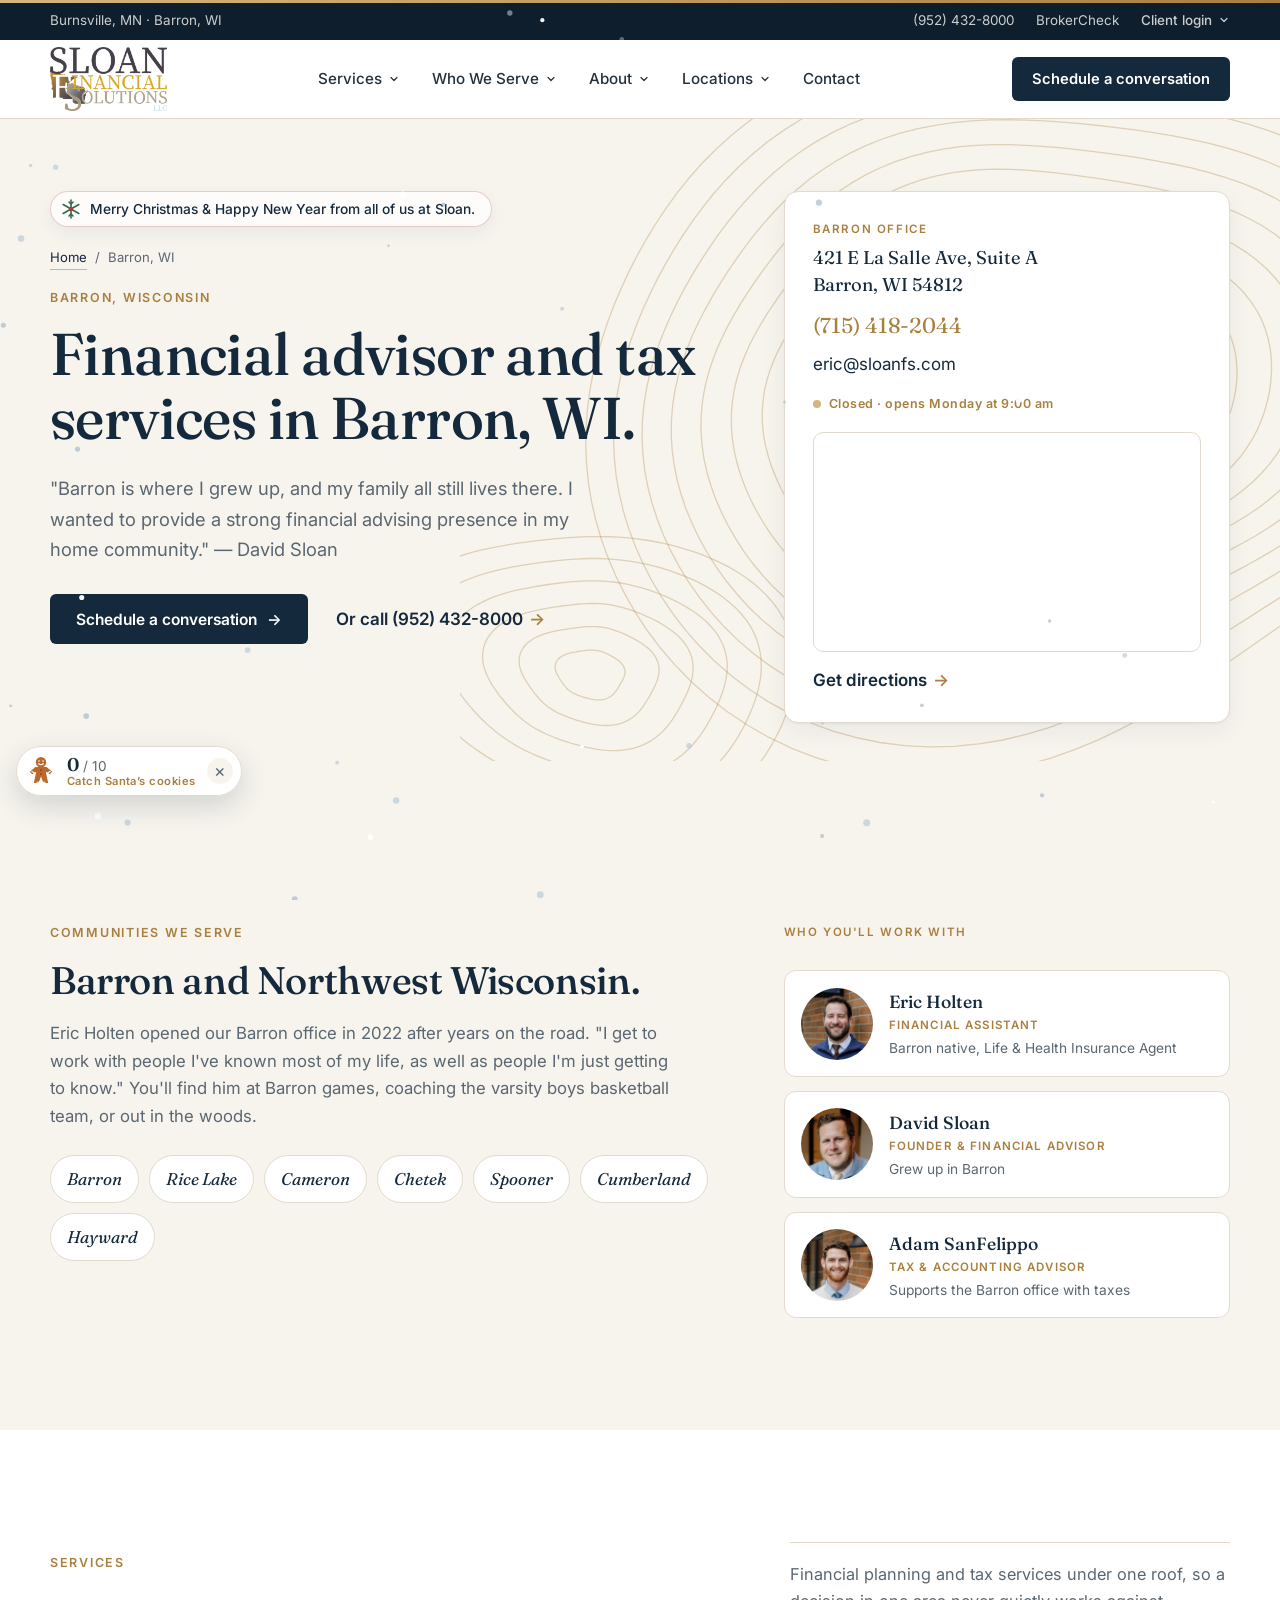
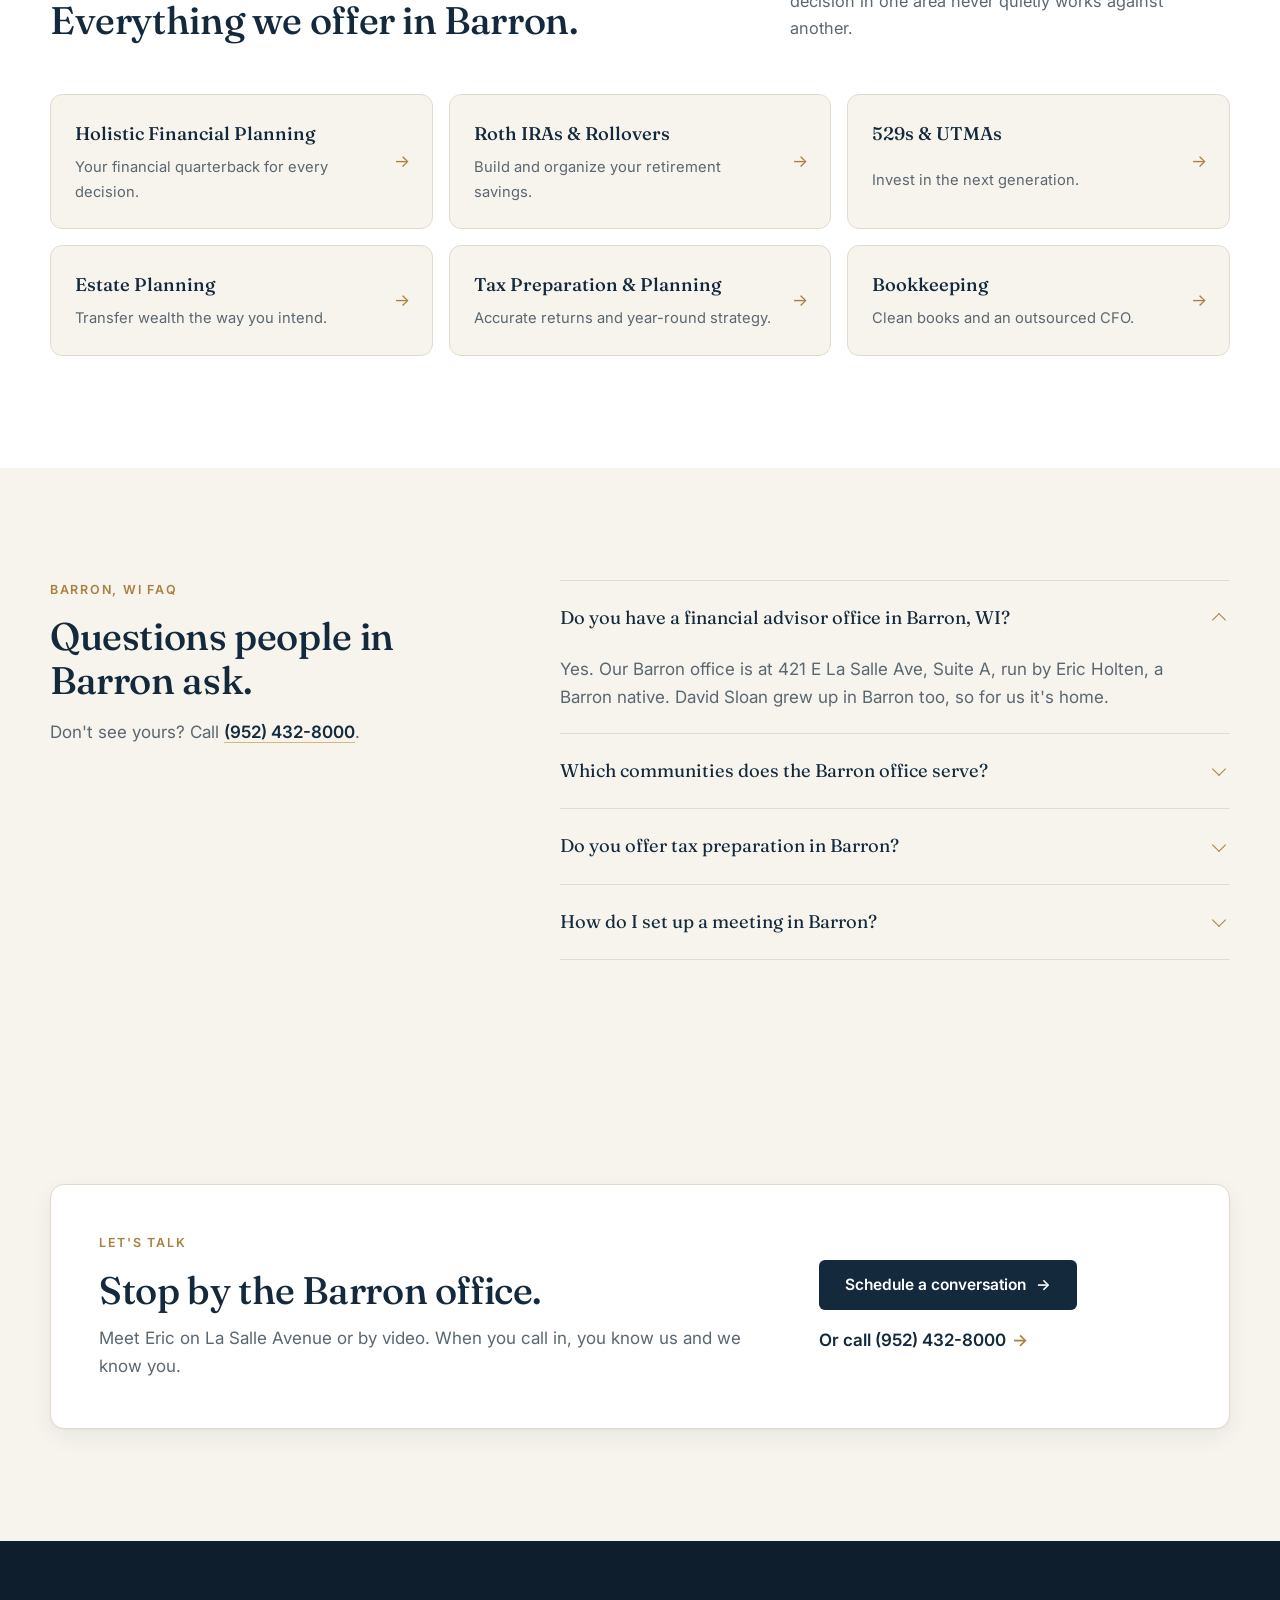
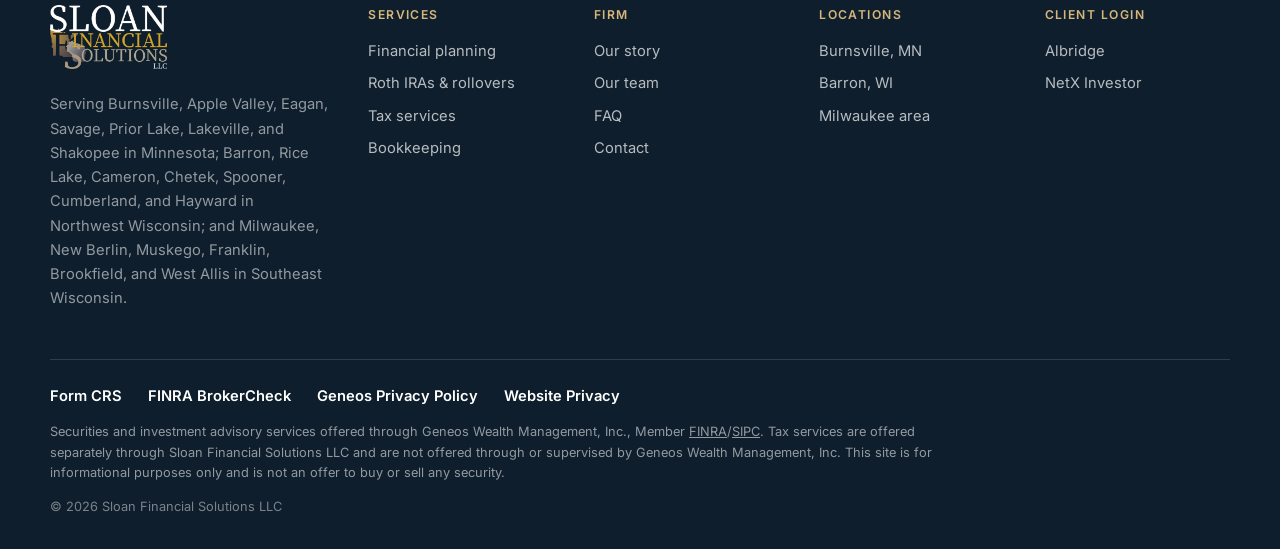
<file: barron-wi.html>
<!DOCTYPE html>
<html lang="en">
  <head>
    <meta charset="UTF-8" />
    <meta name="viewport" content="width=device-width, initial-scale=1.0" />
    <title>Financial Advisor in Barron, WI | Sloan Financial Solutions</title>
    <meta name="description" content="Financial advisor and tax office on La Salle Ave in Barron, WI, serving Northwest Wisconsin: Rice Lake, Cameron, Chetek, Spooner, Cumberland, and Hayward." />
    <meta name="theme-color" content="#14293b" />
    <meta name="robots" content="index, follow" />
    <link rel="canonical" href="https://www.sloanfs.com/barron-wi" />
    <meta property="og:type" content="website" />
    <meta property="og:url" content="https://www.sloanfs.com/barron-wi" />
    <meta property="og:site_name" content="Sloan Financial Solutions" />
    <meta property="og:title" content="Financial Advisor in Barron, WI | Sloan Financial Solutions" />
    <meta property="og:description" content="Financial advisor and tax office on La Salle Ave in Barron, WI, serving Northwest Wisconsin: Rice Lake, Cameron, Chetek, Spooner, Cumberland, and Hayward." />
    <meta property="og:image" content="https://www.sloanfs.com/og-image.png" />
    <meta name="twitter:card" content="summary_large_image" />
    <link rel="icon" href="/favicon.ico" sizes="any" />
    <link rel="icon" type="image/png" sizes="32x32" href="/favicon-32x32.png" />
    <link rel="icon" type="image/png" sizes="16x16" href="/favicon-16x16.png" />
    <link rel="apple-touch-icon" sizes="180x180" href="/apple-touch-icon.png" />
    <link rel="manifest" href="/site.webmanifest" />
    <link rel="preconnect" href="https://fonts.googleapis.com" />
    <link rel="preconnect" href="https://fonts.gstatic.com" crossorigin />
    <link
      href="https://fonts.googleapis.com/css2?family=Fraunces:ital,opsz,wght@0,9..144,400;0,9..144,500;1,9..144,400&family=Inter:wght@400;500;600&family=Caveat:wght@500&display=swap"
      rel="stylesheet"
    />
    <link rel="stylesheet" href="styles.css?v=20" />
    <script>document.documentElement.classList.add("js");if(!matchMedia("(prefers-reduced-motion: reduce)").matches)document.documentElement.classList.add("motion");</script>
    <script type="application/ld+json">
{
  "@context": "https://schema.org",
  "@type": "FinancialService",
  "@id": "https://www.sloanfs.com/barron-wi#office",
  "name": "Sloan Financial Solutions, Barron office",
  "url": "https://www.sloanfs.com/barron-wi",
  "telephone": "+1-715-418-2044",
  "email": "eric@sloanfs.com",
  "image": "https://www.sloanfs.com/og-image.png",
  "address": {
    "@type": "PostalAddress",
    "streetAddress": "421 E La Salle Ave, Suite A",
    "addressLocality": "Barron",
    "addressRegion": "WI",
    "postalCode": "54812",
    "addressCountry": "US"
  },
  "geo": {
    "@type": "GeoCoordinates",
    "latitude": 45.3999866,
    "longitude": -91.8520518
  },
  "openingHoursSpecification": {
    "@type": "OpeningHoursSpecification",
    "dayOfWeek": [
      "Monday",
      "Tuesday",
      "Wednesday",
      "Thursday",
      "Friday"
    ],
    "opens": "09:00",
    "closes": "16:30"
  },
  "areaServed": [
    "Barron WI",
    "Rice Lake WI",
    "Cameron WI",
    "Chetek WI",
    "Spooner WI",
    "Cumberland WI",
    "Hayward WI"
  ],
  "parentOrganization": {
    "@id": "https://www.sloanfs.com/#burnsville"
  },
  "priceRange": "$$"
}
    </script>
    <script type="application/ld+json">
{
  "@context": "https://schema.org",
  "@type": "FAQPage",
  "mainEntity": [
    {
      "@type": "Question",
      "name": "Do you have a financial advisor office in Barron, WI?",
      "acceptedAnswer": {
        "@type": "Answer",
        "text": "Yes. Our Barron office is at 421 E La Salle Ave, Suite A, run by Eric Holten, a Barron native. David Sloan grew up in Barron too, so for us it's home."
      }
    },
    {
      "@type": "Question",
      "name": "Which communities does the Barron office serve?",
      "acceptedAnswer": {
        "@type": "Answer",
        "text": "We work with clients in Barron, Rice Lake, Cameron, Chetek, Spooner, Cumberland, Hayward, and across Northwest Wisconsin, in person or by video."
      }
    },
    {
      "@type": "Question",
      "name": "Do you offer tax preparation in Barron?",
      "acceptedAnswer": {
        "@type": "Answer",
        "text": "Yes. We prepare individual and business returns and offer year-round tax planning and bookkeeping, coordinated with your financial plan."
      }
    },
    {
      "@type": "Question",
      "name": "How do I set up a meeting in Barron?",
      "acceptedAnswer": {
        "@type": "Answer",
        "text": "Call (715) 418-2044 or email eric@sloanfs.com. Office hours are Monday to Friday, 9:00 to 4:30."
      }
    }
  ]
}
    </script>
    <script type="application/ld+json">
{
  "@context": "https://schema.org",
  "@type": "BreadcrumbList",
  "itemListElement": [
    {
      "@type": "ListItem",
      "position": 1,
      "name": "Home",
      "item": "https://www.sloanfs.com/"
    },
    {
      "@type": "ListItem",
      "position": 2,
      "name": "Barron, WI",
      "item": "https://www.sloanfs.com/barron-wi"
    }
  ]
}
    </script>
  </head>
  <body class="page-detail page-location">
    <a class="skip-link" href="#main">Skip to content</a>
    <div class="scroll-progress" aria-hidden="true"></div>

    <!-- Utility bar -->
    <div class="utility">
      <div class="container utility-row">
        <p class="utility-loc">Burnsville, MN &middot; Barron, WI</p>
        <div class="utility-links">
          <a href="tel:9524328000">(952) 432-8000</a>
          <a href="https://brokercheck.finra.org/" target="_blank" rel="noopener noreferrer">BrokerCheck</a>
          <div class="nav-item has-menu utility-login">
            <button type="button" class="nav-trigger" aria-expanded="false" aria-controls="menu-login">
              Client login
              <svg class="chevron" viewBox="0 0 16 16" aria-hidden="true"><path d="M4 6l4 4 4-4" fill="none" stroke="currentColor" stroke-width="1.6" stroke-linecap="round" stroke-linejoin="round"/></svg>
            </button>
            <div class="nav-menu nav-menu-right" id="menu-login">
              <a href="https://www.mainaccount.com/gwm" target="_blank" rel="noopener noreferrer"><strong>Albridge</strong><span>Account statements and performance</span></a>
              <a href="https://www.netxinvestor.com/nxi/login" target="_blank" rel="noopener noreferrer"><strong>NetX Investor</strong><span>Brokerage account access</span></a>
            </div>
          </div>
        </div>
      </div>
    </div>

    <!-- Header -->
    <header class="site-header">
      <div class="container nav-wrap">
        <a href="/" class="brand" aria-label="Sloan Financial Solutions home">
          <img decoding="async" src="images/logo-horizontal-dark.png" alt="Sloan Financial Solutions LLC" class="brand-logo" width="420" height="230" />
        </a>

        <nav class="main-nav" id="main-nav" aria-label="Main navigation">
          <div class="nav-item has-menu">
            <button type="button" class="nav-trigger" aria-expanded="false" aria-controls="menu-services">
              Services
              <svg class="chevron" viewBox="0 0 16 16" aria-hidden="true"><path d="M4 6l4 4 4-4" fill="none" stroke="currentColor" stroke-width="1.6" stroke-linecap="round" stroke-linejoin="round"/></svg>
            </button>
            <div class="nav-menu nav-menu-wide" id="menu-services">
              <div class="nav-col">
                <p class="nav-col-title"><a class="nav-col-link" href="/financial-planning">Financial services</a></p>
                <a href="/financial-planning#holistic"><strong>Holistic Financial Planning</strong><span>Your financial quarterback</span></a>
                <a href="/financial-planning#roth-ira"><strong>Roth IRAs</strong><span>Build wealth</span></a>
                <a href="/financial-planning#rollovers"><strong>Rollovers</strong><span>Organize wealth</span></a>
                <a href="/financial-planning#saving-for-minors"><strong>Saving for Minors</strong><span>529s and UTMAs</span></a>
                <a href="/financial-planning#estate-planning"><strong>Estate Planning</strong><span>Transfer wealth</span></a>
              </div>
              <div class="nav-col">
                <p class="nav-col-title"><a class="nav-col-link" href="/tax-services">Tax &amp; accounting</a></p>
                <a href="/tax-services#tax-preparation"><strong>Tax Preparation</strong><span>Individuals and businesses</span></a>
                <a href="/tax-services#tax-planning"><strong>Tax Planning</strong><span>Year-round strategy</span></a>
                <a href="/tax-services#bookkeeping"><strong>Bookkeeping</strong><span>For small businesses</span></a>
                <a href="/tax-services#bookkeeping-plus"><strong>Bookkeeping Plus</strong><span>Your outsourced CFO</span></a>
              </div>
            </div>
          </div>

          <div class="nav-item has-menu">
            <button type="button" class="nav-trigger" aria-expanded="false" aria-controls="menu-serve">
              Who We Serve
              <svg class="chevron" viewBox="0 0 16 16" aria-hidden="true"><path d="M4 6l4 4 4-4" fill="none" stroke="currentColor" stroke-width="1.6" stroke-linecap="round" stroke-linejoin="round"/></svg>
            </button>
            <div class="nav-menu nav-menu-list" id="menu-serve"><a href="/#serve"><strong>Near-Retirees</strong></a><a href="/#serve"><strong>Retirees</strong></a><a href="/#serve"><strong>Career Changers</strong></a><a href="/#serve"><strong>Young Professionals</strong></a><a href="/#serve"><strong>Families &amp; Parents</strong></a><a href="/#serve"><strong>Business Owners</strong></a><a href="/#serve"><strong>Recent Inheritance Recipients</strong></a><a href="/#serve"><strong>Legacy Builders</strong></a></div>
          </div>

          <div class="nav-item has-menu">
            <button type="button" class="nav-trigger" aria-expanded="false" aria-controls="menu-about">
              About
              <svg class="chevron" viewBox="0 0 16 16" aria-hidden="true"><path d="M4 6l4 4 4-4" fill="none" stroke="currentColor" stroke-width="1.6" stroke-linecap="round" stroke-linejoin="round"/></svg>
            </button>
            <div class="nav-menu" id="menu-about">
              <a href="our-story.html"><strong>Our Story</strong><span>Why David started Sloan in 2020</span></a>
              <a href="/our-story#team"><strong>Our Team</strong><span>Meet David, Adam, and Eric</span></a>
              <a href="/#process"><strong>How We Work</strong><span>What to expect, step by step</span></a>
              <a href="/#year"><strong>A Year with Sloan</strong><span>What we do together, month by month</span></a>
              <a href="/#faq"><strong>FAQ</strong><span>Straight answers before you call</span></a>
            </div>
          </div>

          <div class="nav-item has-menu">
            <button type="button" class="nav-trigger" aria-expanded="false" aria-controls="menu-locations">
              Locations
              <svg class="chevron" viewBox="0 0 16 16" aria-hidden="true"><path d="M4 6l4 4 4-4" fill="none" stroke="currentColor" stroke-width="1.6" stroke-linecap="round" stroke-linejoin="round"/></svg>
            </button>
            <div class="nav-menu" id="menu-locations">
              <a href="/burnsville-mn"><strong>Burnsville, MN</strong><span>12301 Nicollet Ave, Suite 101</span></a>
              <a href="/barron-wi"><strong>Barron, WI</strong><span>421 E La Salle Ave, Suite A</span></a>
              <a href="/milwaukee-wi"><strong>Milwaukee area</strong><span>Tax &amp; planning by video and phone</span></a>
            </div>
          </div>

          <a class="nav-link" href="/#contact">Contact</a>
        </nav>

        <div class="nav-actions">
          <a href="/#contact" class="button button-primary button-nav">Schedule a conversation</a>
          <button type="button" class="nav-toggle" aria-expanded="false" aria-controls="main-nav" aria-label="Open menu">
            <span></span><span></span><span></span>
          </button>
        </div>
      </div>
    </header>

    <main id="main">
      <section class="story-hero page-hero">
        <img decoding="async" src="images/contours.svg" data-depth="-24" class="hero-contours" alt="" aria-hidden="true" width="900" height="700" />
        <div class="container story-hero-grid">
          <div class="story-hero-copy">
            <nav class="crumbs" aria-label="Breadcrumb"><a href="/">Home</a><span aria-hidden="true">/</span><span>Barron, WI</span></nav>
            <p class="eyebrow">Barron, Wisconsin</p>
            <h1>Financial advisor and tax services in Barron, WI.</h1>
            <p class="lead">"Barron is where I grew up, and my family all still lives there. I wanted to provide a strong financial advising presence in my home community." &mdash; David Sloan</p>
            <div class="hero-actions">
              <a href="/#contact" class="button button-primary button-arrow">Schedule a conversation <span aria-hidden="true">&rarr;</span></a>
              <a href="tel:9524328000" class="text-cta">Or call (952) 432-8000 <span aria-hidden="true">&rarr;</span></a>
            </div>
          </div>
          <aside class="loc-card">
            <p class="loc-card-title">Barron office</p>
            <p class="loc-addr">421 E La Salle Ave, Suite A<br />Barron, WI 54812</p>
            <p><a class="loc-phone" href="tel:7154182044">(715) 418-2044</a></p>
            <p><a href="mailto:eric@sloanfs.com">eric@sloanfs.com</a></p>
            <p class="loc-hours"><span class="status" data-status><span class="status-dot"></span><span class="status-text">Mon to Fri, 9:00 to 4:30</span></span></p>
            <div class="loc-map"><iframe title="Map of the Barron office" src="https://maps.google.com/maps?q=421+E+La+Salle+Ave+Barron+WI+54812&amp;z=14&amp;hl=en&amp;output=embed" loading="lazy" referrerpolicy="no-referrer-when-downgrade"></iframe></div>
            <a class="text-cta" href="https://maps.google.com/?q=421+E+La+Salle+Ave+Barron+WI+54812" target="_blank" rel="noopener noreferrer">Get directions <span aria-hidden="true">&rarr;</span></a>
          </aside>
        </div>
      </section>
      <section class="loc-area section">
        <div class="container loc-area-grid">
          <div>
            <p class="eyebrow">Communities we serve</p>
            <h2>Barron and Northwest Wisconsin.</h2>
            <p class="loc-area-text">Eric Holten opened our Barron office in 2022 after years on the road. "I get to work with people I've known most of my life, as well as people I'm just getting to know." You'll find him at Barron games, coaching the varsity boys basketball team, or out in the woods.</p>
            <ul class="chips"><li>Barron</li><li>Rice Lake</li><li>Cameron</li><li>Chetek</li><li>Spooner</li><li>Cumberland</li><li>Hayward</li></ul>
          </div>
          <div class="loc-people">
            <p class="loc-people-title">Who you'll work with</p>
            <a class="person-mini" href="/our-story#eric">
              <img decoding="async" src="images/eric-headshot.jpg" alt="Eric Holten" width="120" height="120" loading="lazy" />
              <span><strong>Eric Holten</strong><em>Financial Assistant</em><small>Barron native, Life &amp; Health Insurance Agent</small></span>
            </a><a class="person-mini" href="/our-story#david">
              <img decoding="async" src="images/david-chair-headshot.jpg" alt="David Sloan" width="120" height="120" loading="lazy" />
              <span><strong>David Sloan</strong><em>Founder &amp; Financial Advisor</em><small>Grew up in Barron</small></span>
            </a><a class="person-mini" href="/our-story#adam">
              <img decoding="async" src="images/adam-sanfelippo-headshot.jpg" alt="Adam SanFelippo" width="120" height="120" loading="lazy" />
              <span><strong>Adam SanFelippo</strong><em>Tax &amp; Accounting Advisor</em><small>Supports the Barron office with taxes</small></span>
            </a>
          </div>
        </div>
      </section>
      <section class="loc-services section">
        <div class="container">
          <div class="section-head">
            <p class="eyebrow">Services</p>
            <h2>Everything we offer in Barron.</h2>
            <p class="section-sub">Financial planning and tax services under one roof, so a decision in one area never quietly works against another.</p>
          </div>
          <div class="loc-svc-grid"><a class="loc-svc" href="/financial-planning#holistic"><strong>Holistic Financial Planning</strong><span>Your financial quarterback for every decision.</span><em aria-hidden="true">&rarr;</em></a><a class="loc-svc" href="/financial-planning#roth-ira"><strong>Roth IRAs &amp; Rollovers</strong><span>Build and organize your retirement savings.</span><em aria-hidden="true">&rarr;</em></a><a class="loc-svc" href="/financial-planning#saving-for-minors"><strong>529s &amp; UTMAs</strong><span>Invest in the next generation.</span><em aria-hidden="true">&rarr;</em></a><a class="loc-svc" href="/financial-planning#estate-planning"><strong>Estate Planning</strong><span>Transfer wealth the way you intend.</span><em aria-hidden="true">&rarr;</em></a><a class="loc-svc" href="/tax-services#tax-preparation"><strong>Tax Preparation &amp; Planning</strong><span>Accurate returns and year-round strategy.</span><em aria-hidden="true">&rarr;</em></a><a class="loc-svc" href="/tax-services#bookkeeping"><strong>Bookkeeping</strong><span>Clean books and an outsourced CFO.</span><em aria-hidden="true">&rarr;</em></a></div>
        </div>
      </section>
      <section class="faq section">
        <div class="container faq-grid">
          <div class="faq-head">
            <p class="eyebrow">Barron, WI FAQ</p>
            <h2>Questions people in Barron ask.</h2>
            <p>Don't see yours? Call <a href="tel:9524328000">(952) 432-8000</a>.</p>
          </div>
          <div class="faq-list">
            <details class="faq-item" open>
              <summary>Do you have a financial advisor office in Barron, WI?</summary>
              <p>Yes. Our Barron office is at 421 E La Salle Ave, Suite A, run by Eric Holten, a Barron native. David Sloan grew up in Barron too, so for us it's home.</p>
            </details>
            <details class="faq-item">
              <summary>Which communities does the Barron office serve?</summary>
              <p>We work with clients in Barron, Rice Lake, Cameron, Chetek, Spooner, Cumberland, Hayward, and across Northwest Wisconsin, in person or by video.</p>
            </details>
            <details class="faq-item">
              <summary>Do you offer tax preparation in Barron?</summary>
              <p>Yes. We prepare individual and business returns and offer year-round tax planning and bookkeeping, coordinated with your financial plan.</p>
            </details>
            <details class="faq-item">
              <summary>How do I set up a meeting in Barron?</summary>
              <p>Call <a href="tel:7154182044">(715) 418-2044</a> or email <a href="mailto:eric@sloanfs.com">eric@sloanfs.com</a>. Office hours are Monday to Friday, 9:00 to 4:30.</p>
            </details>
          </div>
        </div>
      </section>
      <section class="story-cta section">
        <div class="container story-cta-inner">
          <div>
            <p class="eyebrow">Let's talk</p>
            <h2>Stop by the Barron office.</h2>
            <p>Meet Eric on La Salle Avenue or by video. When you call in, you know us and we know you.</p>
          </div>
          <div class="story-cta-actions">
            <a href="/#contact" class="button button-primary button-arrow">Schedule a conversation <span aria-hidden="true">&rarr;</span></a>
            <a href="tel:9524328000" class="text-cta">Or call (952) 432-8000 <span aria-hidden="true">&rarr;</span></a>
          </div>
        </div>
      </section>
    </main>


    <footer class="site-footer">
      <div class="container footer-grid">
        <div>
          <a href="/" class="brand brand-footer" aria-label="Sloan Financial Solutions home">
            <img decoding="async" src="images/logo-horizontal-light.png" alt="Sloan Financial Solutions LLC" class="brand-logo" width="420" height="230" loading="lazy" />
          </a>
          <p class="footer-note">Serving Burnsville, Apple Valley, Eagan, Savage, Prior Lake, Lakeville, and Shakopee in Minnesota; Barron, Rice Lake, Cameron, Chetek, Spooner, Cumberland, and Hayward in Northwest Wisconsin; and Milwaukee, New Berlin, Muskego, Franklin, Brookfield, and West Allis in Southeast Wisconsin.</p>
        </div>
        <div>
          <p class="footer-title">Services</p>
          <ul>
            <li><a href="/financial-planning">Financial planning</a></li>
            <li><a href="/financial-planning#roth-ira">Roth IRAs &amp; rollovers</a></li>
            <li><a href="/tax-services">Tax services</a></li>
            <li><a href="/tax-services#bookkeeping">Bookkeeping</a></li>
          </ul>
        </div>
        <div>
          <p class="footer-title">Firm</p>
          <ul>
            <li><a href="our-story.html">Our story</a></li>
            <li><a href="/our-story#team">Our team</a></li>
            <li><a href="/#faq">FAQ</a></li>
            <li><a href="/#contact">Contact</a></li>
          </ul>
        </div>
        <div>
          <p class="footer-title">Locations</p>
          <ul>
            <li><a href="/burnsville-mn">Burnsville, MN</a></li>
            <li><a href="/barron-wi">Barron, WI</a></li>
            <li><a href="/milwaukee-wi">Milwaukee area</a></li>
          </ul>
        </div>
        <div>
          <p class="footer-title">Client login</p>
          <ul>
            <li><a href="https://www.mainaccount.com/gwm" target="_blank" rel="noopener noreferrer">Albridge</a></li>
            <li><a href="https://www.netxinvestor.com/nxi/login" target="_blank" rel="noopener noreferrer">NetX Investor</a></li>
          </ul>
        </div>
      </div>

      <div class="container footer-legal">
        <p class="legal-links">
          <a href="https://www.geneoswealth.com/reg-bi-form-crs-disclosure.html" target="_blank" rel="noopener noreferrer">Form CRS</a>
          <a href="https://brokercheck.finra.org/" target="_blank" rel="noopener noreferrer">FINRA BrokerCheck</a>
          <a href="https://www.geneoswealth.com/privacy-policy.html" target="_blank" rel="noopener noreferrer">Geneos Privacy Policy</a>
          <a href="privacy.html">Website Privacy</a>
        </p>
        <p class="disclosure">
          Securities and investment advisory services offered through Geneos Wealth Management, Inc.,
          Member <a href="https://www.finra.org/" target="_blank" rel="noopener noreferrer">FINRA</a>/<a href="https://www.sipc.org/" target="_blank" rel="noopener noreferrer">SIPC</a>.
          Tax services are offered separately through Sloan Financial Solutions LLC and are not
          offered through or supervised by Geneos Wealth Management, Inc. This site is for
          informational purposes only and is not an offer to buy or sell any security.
        </p>
        <p class="copyright">&copy; <span id="copyright-year">2026</span> Sloan Financial Solutions LLC</p>
      </div>
    </footer>
    <div class="mobile-cta" aria-label="Quick contact">
      <a href="tel:7154182044" class="mobile-cta-call">Call</a>
      <a href="/#contact" class="mobile-cta-book">Schedule a conversation</a>
    </div>

    <script src="vendor/lenis.min.js" defer></script>
    <script src="script.js?v=20" defer></script>
    <script src="seasonal.js?v=20" defer></script>
  </body>
</html>
</file>
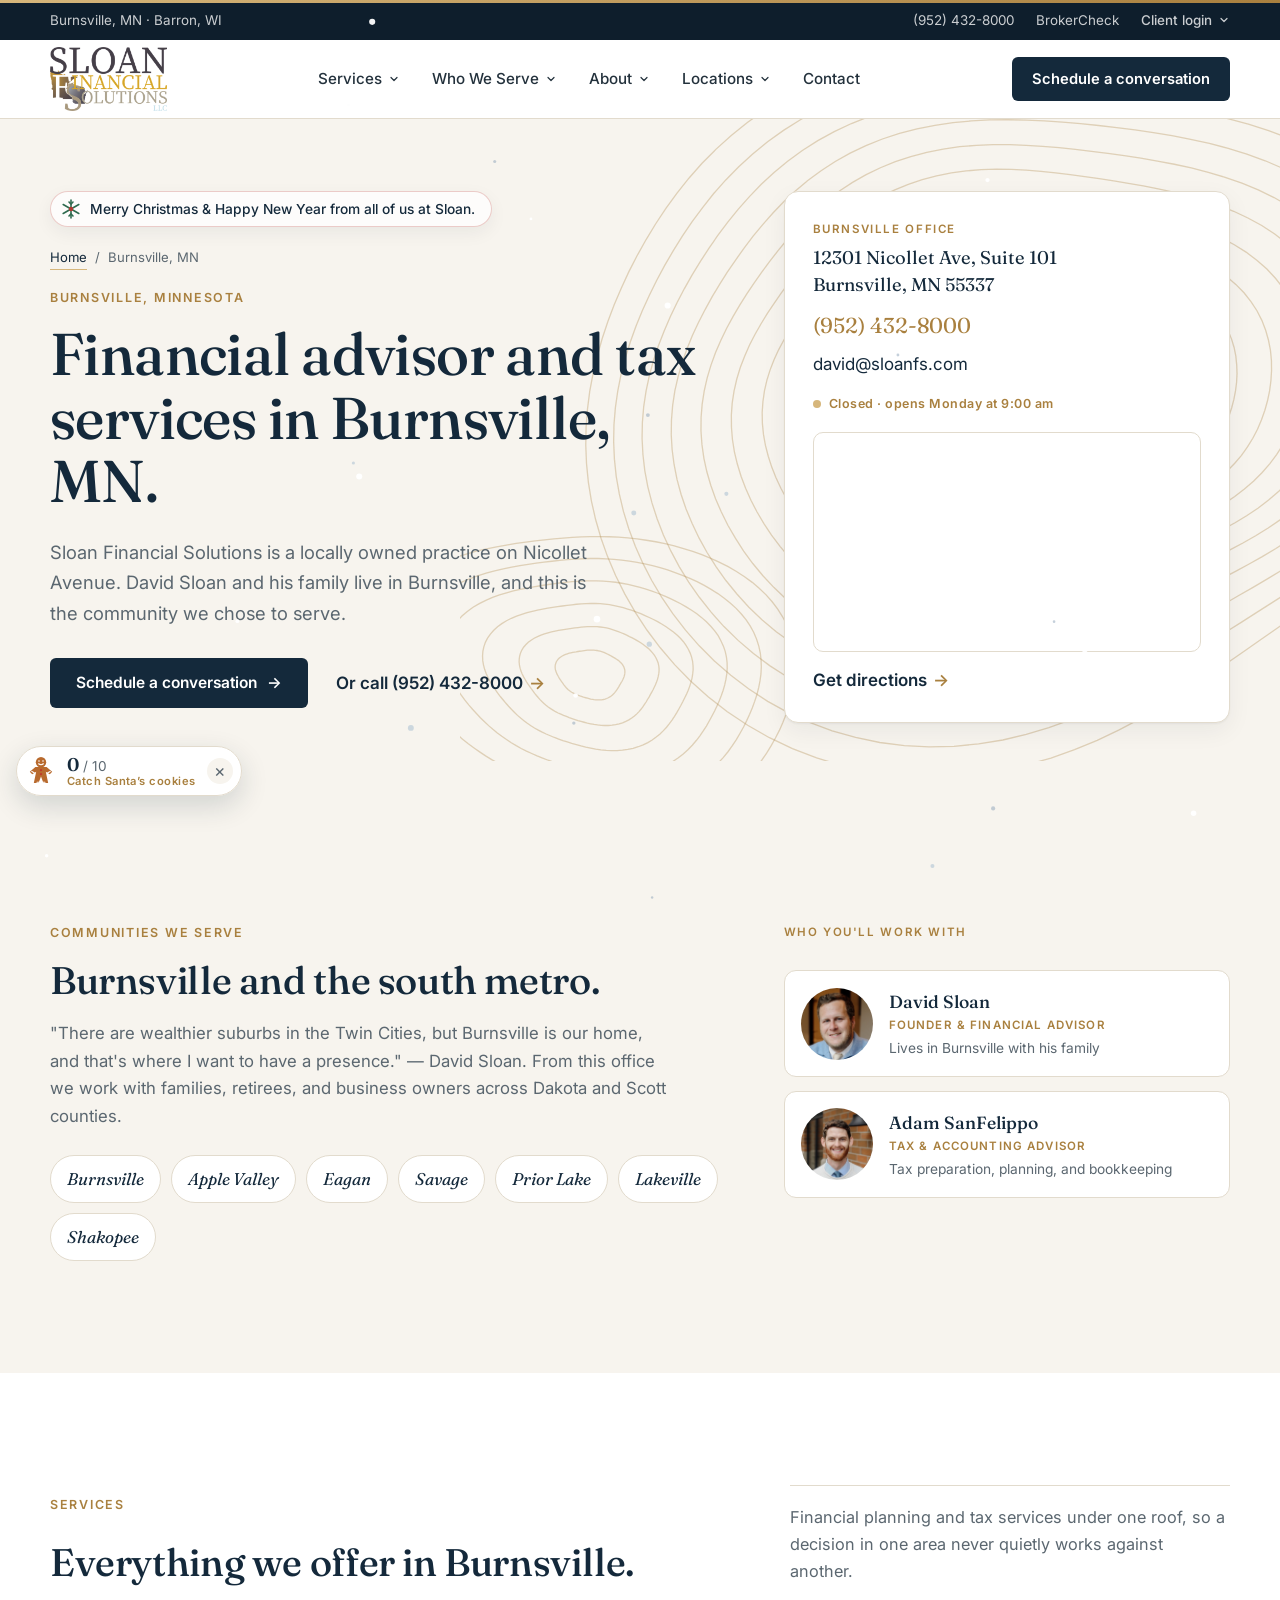
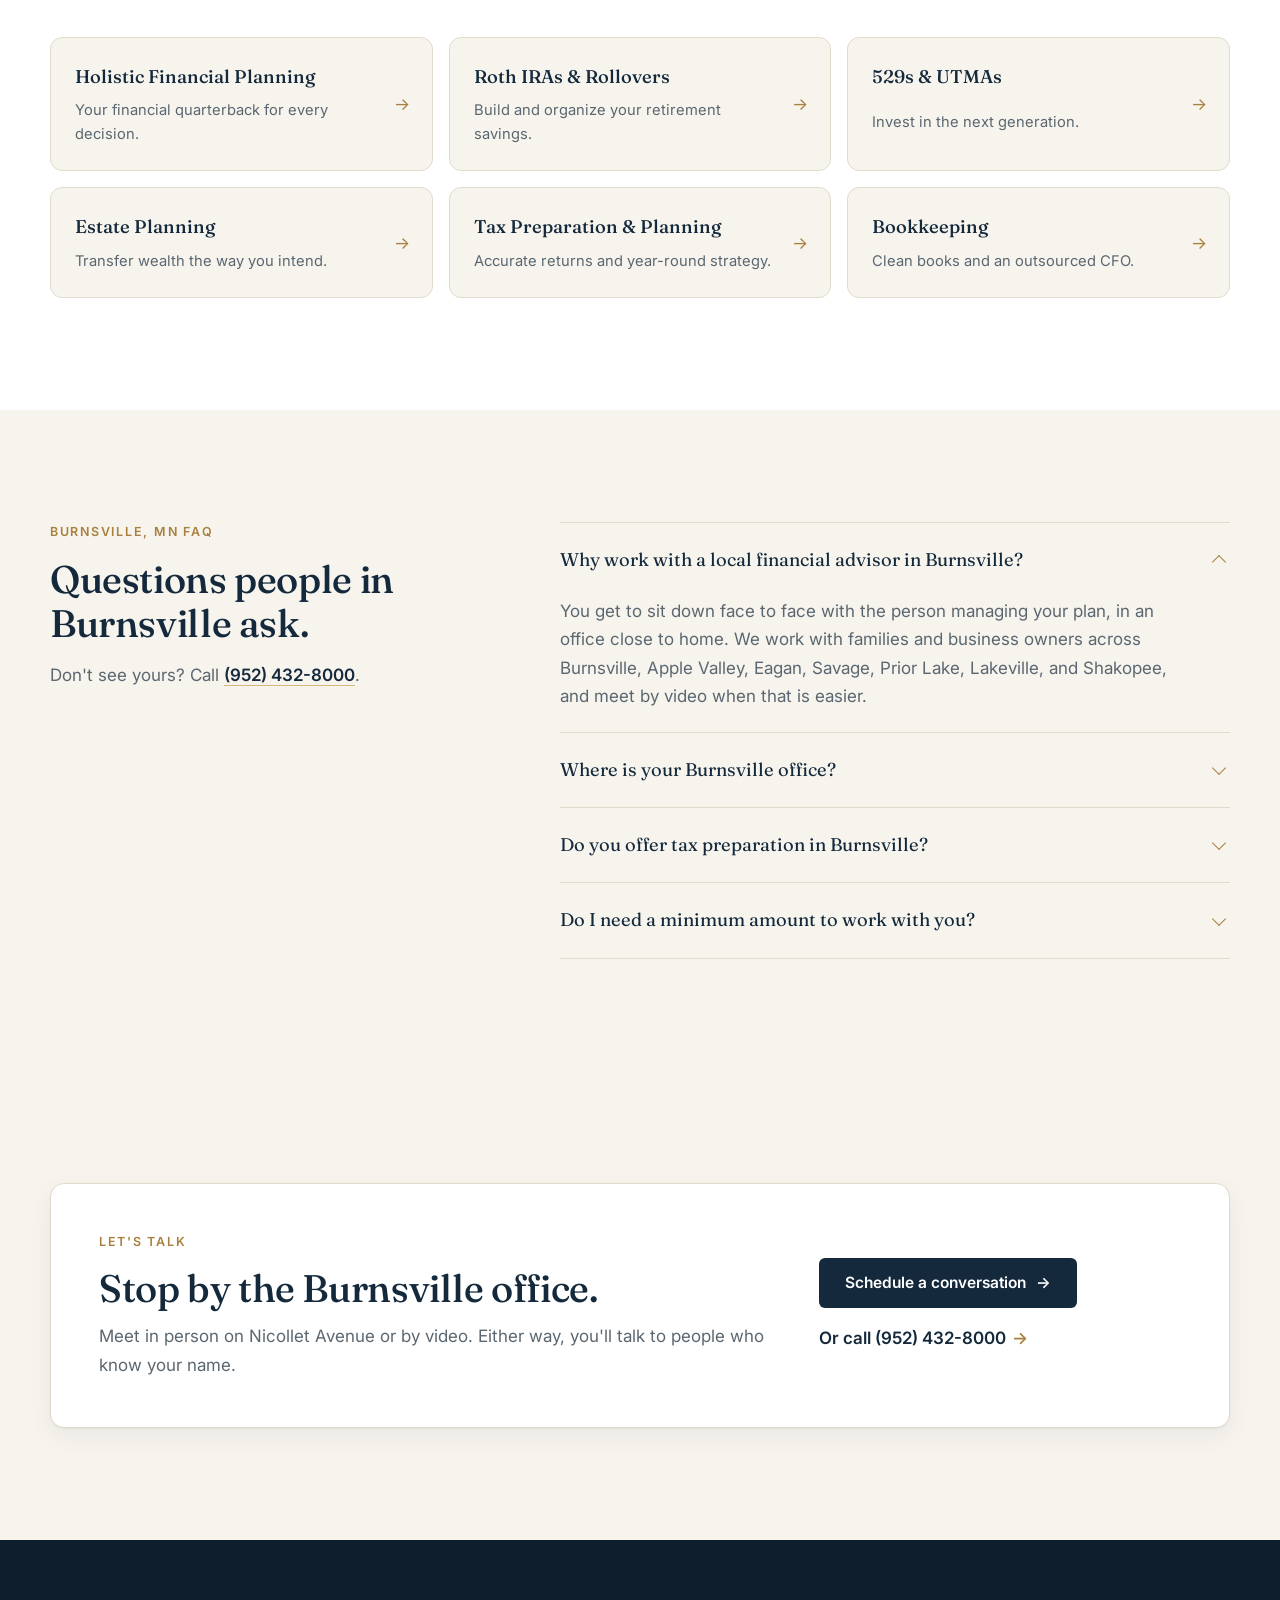
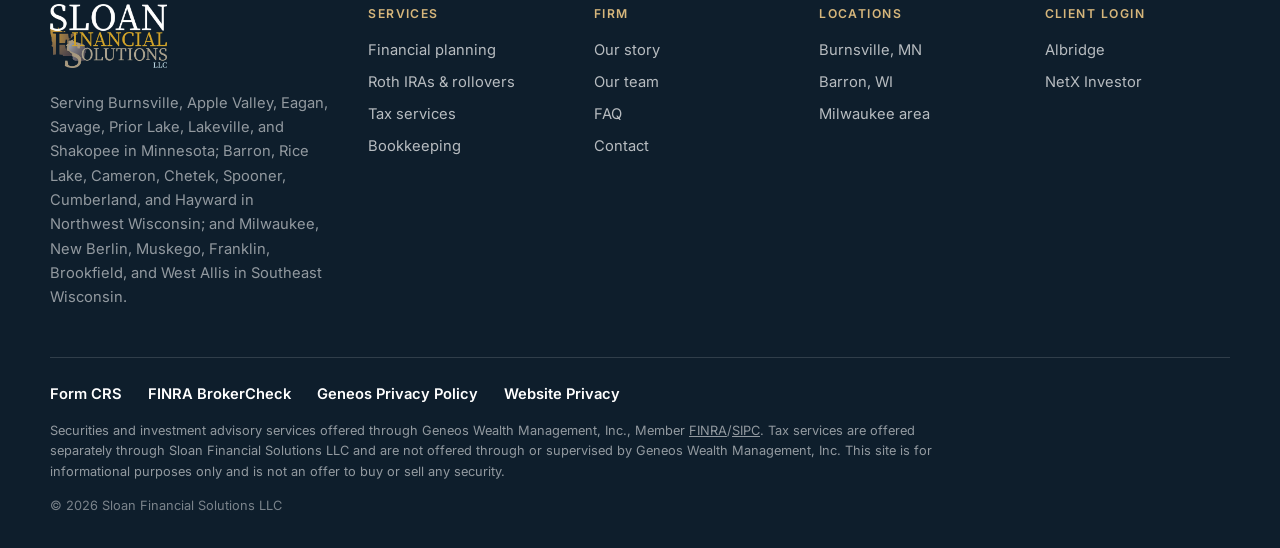
<file: burnsville-mn.html>
<!DOCTYPE html>
<html lang="en">
  <head>
    <meta charset="UTF-8" />
    <meta name="viewport" content="width=device-width, initial-scale=1.0" />
    <title>Financial Advisor in Burnsville, MN | Sloan Financial Solutions</title>
    <meta name="description" content="Locally owned financial advisor and tax office in Burnsville, MN, serving the south Twin Cities metro: Apple Valley, Eagan, Savage, Prior Lake, Lakeville, and Shakopee." />
    <meta name="theme-color" content="#14293b" />
    <meta name="robots" content="index, follow" />
    <link rel="canonical" href="https://www.sloanfs.com/burnsville-mn" />
    <meta property="og:type" content="website" />
    <meta property="og:url" content="https://www.sloanfs.com/burnsville-mn" />
    <meta property="og:site_name" content="Sloan Financial Solutions" />
    <meta property="og:title" content="Financial Advisor in Burnsville, MN | Sloan Financial Solutions" />
    <meta property="og:description" content="Locally owned financial advisor and tax office in Burnsville, MN, serving the south Twin Cities metro: Apple Valley, Eagan, Savage, Prior Lake, Lakeville, and Shakopee." />
    <meta property="og:image" content="https://www.sloanfs.com/og-image.png" />
    <meta name="twitter:card" content="summary_large_image" />
    <link rel="icon" href="/favicon.ico" sizes="any" />
    <link rel="icon" type="image/png" sizes="32x32" href="/favicon-32x32.png" />
    <link rel="icon" type="image/png" sizes="16x16" href="/favicon-16x16.png" />
    <link rel="apple-touch-icon" sizes="180x180" href="/apple-touch-icon.png" />
    <link rel="manifest" href="/site.webmanifest" />
    <link rel="preconnect" href="https://fonts.googleapis.com" />
    <link rel="preconnect" href="https://fonts.gstatic.com" crossorigin />
    <link
      href="https://fonts.googleapis.com/css2?family=Fraunces:ital,opsz,wght@0,9..144,400;0,9..144,500;1,9..144,400&family=Inter:wght@400;500;600&family=Caveat:wght@500&display=swap"
      rel="stylesheet"
    />
    <link rel="stylesheet" href="styles.css?v=20" />
    <script>document.documentElement.classList.add("js");if(!matchMedia("(prefers-reduced-motion: reduce)").matches)document.documentElement.classList.add("motion");</script>
    <script type="application/ld+json">
{
  "@context": "https://schema.org",
  "@type": "FinancialService",
  "@id": "https://www.sloanfs.com/#burnsville",
  "name": "Sloan Financial Solutions",
  "alternateName": [
    "Sloan Financial",
    "Sloan Financial Services",
    "Sloan FS"
  ],
  "url": "https://www.sloanfs.com/burnsville-mn",
  "telephone": "+1-952-432-8000",
  "email": "david@sloanfs.com",
  "image": "https://www.sloanfs.com/og-image.png",
  "address": {
    "@type": "PostalAddress",
    "streetAddress": "12301 Nicollet Ave, Suite 101",
    "addressLocality": "Burnsville",
    "addressRegion": "MN",
    "postalCode": "55337",
    "addressCountry": "US"
  },
  "geo": {
    "@type": "GeoCoordinates",
    "latitude": 44.780161,
    "longitude": -93.2787945
  },
  "openingHoursSpecification": {
    "@type": "OpeningHoursSpecification",
    "dayOfWeek": [
      "Monday",
      "Tuesday",
      "Wednesday",
      "Thursday",
      "Friday"
    ],
    "opens": "09:00",
    "closes": "16:30"
  },
  "areaServed": [
    "Burnsville MN",
    "Apple Valley MN",
    "Eagan MN",
    "Savage MN",
    "Prior Lake MN",
    "Lakeville MN",
    "Shakopee MN"
  ],
  "priceRange": "$$"
}
    </script>
    <script type="application/ld+json">
{
  "@context": "https://schema.org",
  "@type": "FAQPage",
  "mainEntity": [
    {
      "@type": "Question",
      "name": "Why work with a local financial advisor in Burnsville?",
      "acceptedAnswer": {
        "@type": "Answer",
        "text": "You get to sit down face to face with the person managing your plan, in an office close to home. We work with families and business owners across Burnsville, Apple Valley, Eagan, Savage, Prior Lake, Lakeville, and Shakopee, and meet by video when that is easier."
      }
    },
    {
      "@type": "Question",
      "name": "Where is your Burnsville office?",
      "acceptedAnswer": {
        "@type": "Answer",
        "text": "We're at 12301 Nicollet Ave, Suite 101, Burnsville, MN 55337. Office hours are Monday to Friday, 9:00 to 4:30. Call (952) 432-8000 to set up a time."
      }
    },
    {
      "@type": "Question",
      "name": "Do you offer tax preparation in Burnsville?",
      "acceptedAnswer": {
        "@type": "Answer",
        "text": "Yes. We prepare individual and business returns and offer year-round tax planning and bookkeeping, coordinated with your financial plan."
      }
    },
    {
      "@type": "Question",
      "name": "Do I need a minimum amount to work with you?",
      "acceptedAnswer": {
        "@type": "Answer",
        "text": "We work with clients of all ages and walks of life. Call us and we'll tell you honestly whether we're a good fit."
      }
    }
  ]
}
    </script>
    <script type="application/ld+json">
{
  "@context": "https://schema.org",
  "@type": "BreadcrumbList",
  "itemListElement": [
    {
      "@type": "ListItem",
      "position": 1,
      "name": "Home",
      "item": "https://www.sloanfs.com/"
    },
    {
      "@type": "ListItem",
      "position": 2,
      "name": "Burnsville, MN",
      "item": "https://www.sloanfs.com/burnsville-mn"
    }
  ]
}
    </script>
  </head>
  <body class="page-detail page-location">
    <a class="skip-link" href="#main">Skip to content</a>
    <div class="scroll-progress" aria-hidden="true"></div>

    <!-- Utility bar -->
    <div class="utility">
      <div class="container utility-row">
        <p class="utility-loc">Burnsville, MN &middot; Barron, WI</p>
        <div class="utility-links">
          <a href="tel:9524328000">(952) 432-8000</a>
          <a href="https://brokercheck.finra.org/" target="_blank" rel="noopener noreferrer">BrokerCheck</a>
          <div class="nav-item has-menu utility-login">
            <button type="button" class="nav-trigger" aria-expanded="false" aria-controls="menu-login">
              Client login
              <svg class="chevron" viewBox="0 0 16 16" aria-hidden="true"><path d="M4 6l4 4 4-4" fill="none" stroke="currentColor" stroke-width="1.6" stroke-linecap="round" stroke-linejoin="round"/></svg>
            </button>
            <div class="nav-menu nav-menu-right" id="menu-login">
              <a href="https://www.mainaccount.com/gwm" target="_blank" rel="noopener noreferrer"><strong>Albridge</strong><span>Account statements and performance</span></a>
              <a href="https://www.netxinvestor.com/nxi/login" target="_blank" rel="noopener noreferrer"><strong>NetX Investor</strong><span>Brokerage account access</span></a>
            </div>
          </div>
        </div>
      </div>
    </div>

    <!-- Header -->
    <header class="site-header">
      <div class="container nav-wrap">
        <a href="/" class="brand" aria-label="Sloan Financial Solutions home">
          <img decoding="async" src="images/logo-horizontal-dark.png" alt="Sloan Financial Solutions LLC" class="brand-logo" width="420" height="230" />
        </a>

        <nav class="main-nav" id="main-nav" aria-label="Main navigation">
          <div class="nav-item has-menu">
            <button type="button" class="nav-trigger" aria-expanded="false" aria-controls="menu-services">
              Services
              <svg class="chevron" viewBox="0 0 16 16" aria-hidden="true"><path d="M4 6l4 4 4-4" fill="none" stroke="currentColor" stroke-width="1.6" stroke-linecap="round" stroke-linejoin="round"/></svg>
            </button>
            <div class="nav-menu nav-menu-wide" id="menu-services">
              <div class="nav-col">
                <p class="nav-col-title"><a class="nav-col-link" href="/financial-planning">Financial services</a></p>
                <a href="/financial-planning#holistic"><strong>Holistic Financial Planning</strong><span>Your financial quarterback</span></a>
                <a href="/financial-planning#roth-ira"><strong>Roth IRAs</strong><span>Build wealth</span></a>
                <a href="/financial-planning#rollovers"><strong>Rollovers</strong><span>Organize wealth</span></a>
                <a href="/financial-planning#saving-for-minors"><strong>Saving for Minors</strong><span>529s and UTMAs</span></a>
                <a href="/financial-planning#estate-planning"><strong>Estate Planning</strong><span>Transfer wealth</span></a>
              </div>
              <div class="nav-col">
                <p class="nav-col-title"><a class="nav-col-link" href="/tax-services">Tax &amp; accounting</a></p>
                <a href="/tax-services#tax-preparation"><strong>Tax Preparation</strong><span>Individuals and businesses</span></a>
                <a href="/tax-services#tax-planning"><strong>Tax Planning</strong><span>Year-round strategy</span></a>
                <a href="/tax-services#bookkeeping"><strong>Bookkeeping</strong><span>For small businesses</span></a>
                <a href="/tax-services#bookkeeping-plus"><strong>Bookkeeping Plus</strong><span>Your outsourced CFO</span></a>
              </div>
            </div>
          </div>

          <div class="nav-item has-menu">
            <button type="button" class="nav-trigger" aria-expanded="false" aria-controls="menu-serve">
              Who We Serve
              <svg class="chevron" viewBox="0 0 16 16" aria-hidden="true"><path d="M4 6l4 4 4-4" fill="none" stroke="currentColor" stroke-width="1.6" stroke-linecap="round" stroke-linejoin="round"/></svg>
            </button>
            <div class="nav-menu nav-menu-list" id="menu-serve"><a href="/#serve"><strong>Near-Retirees</strong></a><a href="/#serve"><strong>Retirees</strong></a><a href="/#serve"><strong>Career Changers</strong></a><a href="/#serve"><strong>Young Professionals</strong></a><a href="/#serve"><strong>Families &amp; Parents</strong></a><a href="/#serve"><strong>Business Owners</strong></a><a href="/#serve"><strong>Recent Inheritance Recipients</strong></a><a href="/#serve"><strong>Legacy Builders</strong></a></div>
          </div>

          <div class="nav-item has-menu">
            <button type="button" class="nav-trigger" aria-expanded="false" aria-controls="menu-about">
              About
              <svg class="chevron" viewBox="0 0 16 16" aria-hidden="true"><path d="M4 6l4 4 4-4" fill="none" stroke="currentColor" stroke-width="1.6" stroke-linecap="round" stroke-linejoin="round"/></svg>
            </button>
            <div class="nav-menu" id="menu-about">
              <a href="our-story.html"><strong>Our Story</strong><span>Why David started Sloan in 2020</span></a>
              <a href="/our-story#team"><strong>Our Team</strong><span>Meet David, Adam, and Eric</span></a>
              <a href="/#process"><strong>How We Work</strong><span>What to expect, step by step</span></a>
              <a href="/#year"><strong>A Year with Sloan</strong><span>What we do together, month by month</span></a>
              <a href="/#faq"><strong>FAQ</strong><span>Straight answers before you call</span></a>
            </div>
          </div>

          <div class="nav-item has-menu">
            <button type="button" class="nav-trigger" aria-expanded="false" aria-controls="menu-locations">
              Locations
              <svg class="chevron" viewBox="0 0 16 16" aria-hidden="true"><path d="M4 6l4 4 4-4" fill="none" stroke="currentColor" stroke-width="1.6" stroke-linecap="round" stroke-linejoin="round"/></svg>
            </button>
            <div class="nav-menu" id="menu-locations">
              <a href="/burnsville-mn"><strong>Burnsville, MN</strong><span>12301 Nicollet Ave, Suite 101</span></a>
              <a href="/barron-wi"><strong>Barron, WI</strong><span>421 E La Salle Ave, Suite A</span></a>
              <a href="/milwaukee-wi"><strong>Milwaukee area</strong><span>Tax &amp; planning by video and phone</span></a>
            </div>
          </div>

          <a class="nav-link" href="/#contact">Contact</a>
        </nav>

        <div class="nav-actions">
          <a href="/#contact" class="button button-primary button-nav">Schedule a conversation</a>
          <button type="button" class="nav-toggle" aria-expanded="false" aria-controls="main-nav" aria-label="Open menu">
            <span></span><span></span><span></span>
          </button>
        </div>
      </div>
    </header>

    <main id="main">
      <section class="story-hero page-hero">
        <img decoding="async" src="images/contours.svg" data-depth="-24" class="hero-contours" alt="" aria-hidden="true" width="900" height="700" />
        <div class="container story-hero-grid">
          <div class="story-hero-copy">
            <nav class="crumbs" aria-label="Breadcrumb"><a href="/">Home</a><span aria-hidden="true">/</span><span>Burnsville, MN</span></nav>
            <p class="eyebrow">Burnsville, Minnesota</p>
            <h1>Financial advisor and tax services in Burnsville, MN.</h1>
            <p class="lead">Sloan Financial Solutions is a locally owned practice on Nicollet Avenue. David Sloan and his family live in Burnsville, and this is the community we chose to serve.</p>
            <div class="hero-actions">
              <a href="/#contact" class="button button-primary button-arrow">Schedule a conversation <span aria-hidden="true">&rarr;</span></a>
              <a href="tel:9524328000" class="text-cta">Or call (952) 432-8000 <span aria-hidden="true">&rarr;</span></a>
            </div>
          </div>
          <aside class="loc-card">
            <p class="loc-card-title">Burnsville office</p>
            <p class="loc-addr">12301 Nicollet Ave, Suite 101<br />Burnsville, MN 55337</p>
            <p><a class="loc-phone" href="tel:9524328000">(952) 432-8000</a></p>
            <p><a href="mailto:david@sloanfs.com">david@sloanfs.com</a></p>
            <p class="loc-hours"><span class="status" data-status><span class="status-dot"></span><span class="status-text">Mon to Fri, 9:00 to 4:30</span></span></p>
            <div class="loc-map"><iframe title="Map of the Burnsville office" src="https://maps.google.com/maps?q=12301+Nicollet+Ave+Suite+101+Burnsville+MN+55337&amp;z=14&amp;hl=en&amp;output=embed" loading="lazy" referrerpolicy="no-referrer-when-downgrade"></iframe></div>
            <a class="text-cta" href="https://maps.google.com/?q=12301+Nicollet+Ave+Suite+101+Burnsville+MN+55337" target="_blank" rel="noopener noreferrer">Get directions <span aria-hidden="true">&rarr;</span></a>
          </aside>
        </div>
      </section>
      <section class="loc-area section">
        <div class="container loc-area-grid">
          <div>
            <p class="eyebrow">Communities we serve</p>
            <h2>Burnsville and the south metro.</h2>
            <p class="loc-area-text">"There are wealthier suburbs in the Twin Cities, but Burnsville is our home, and that's where I want to have a presence." &mdash; David Sloan. From this office we work with families, retirees, and business owners across Dakota and Scott counties.</p>
            <ul class="chips"><li>Burnsville</li><li>Apple Valley</li><li>Eagan</li><li>Savage</li><li>Prior Lake</li><li>Lakeville</li><li>Shakopee</li></ul>
          </div>
          <div class="loc-people">
            <p class="loc-people-title">Who you'll work with</p>
            <a class="person-mini" href="/our-story#david">
              <img decoding="async" src="images/david-chair-headshot.jpg" alt="David Sloan" width="120" height="120" loading="lazy" />
              <span><strong>David Sloan</strong><em>Founder &amp; Financial Advisor</em><small>Lives in Burnsville with his family</small></span>
            </a><a class="person-mini" href="/our-story#adam">
              <img decoding="async" src="images/adam-sanfelippo-headshot.jpg" alt="Adam SanFelippo" width="120" height="120" loading="lazy" />
              <span><strong>Adam SanFelippo</strong><em>Tax &amp; Accounting Advisor</em><small>Tax preparation, planning, and bookkeeping</small></span>
            </a>
          </div>
        </div>
      </section>
      <section class="loc-services section">
        <div class="container">
          <div class="section-head">
            <p class="eyebrow">Services</p>
            <h2>Everything we offer in Burnsville.</h2>
            <p class="section-sub">Financial planning and tax services under one roof, so a decision in one area never quietly works against another.</p>
          </div>
          <div class="loc-svc-grid"><a class="loc-svc" href="/financial-planning#holistic"><strong>Holistic Financial Planning</strong><span>Your financial quarterback for every decision.</span><em aria-hidden="true">&rarr;</em></a><a class="loc-svc" href="/financial-planning#roth-ira"><strong>Roth IRAs &amp; Rollovers</strong><span>Build and organize your retirement savings.</span><em aria-hidden="true">&rarr;</em></a><a class="loc-svc" href="/financial-planning#saving-for-minors"><strong>529s &amp; UTMAs</strong><span>Invest in the next generation.</span><em aria-hidden="true">&rarr;</em></a><a class="loc-svc" href="/financial-planning#estate-planning"><strong>Estate Planning</strong><span>Transfer wealth the way you intend.</span><em aria-hidden="true">&rarr;</em></a><a class="loc-svc" href="/tax-services#tax-preparation"><strong>Tax Preparation &amp; Planning</strong><span>Accurate returns and year-round strategy.</span><em aria-hidden="true">&rarr;</em></a><a class="loc-svc" href="/tax-services#bookkeeping"><strong>Bookkeeping</strong><span>Clean books and an outsourced CFO.</span><em aria-hidden="true">&rarr;</em></a></div>
        </div>
      </section>
      <section class="faq section">
        <div class="container faq-grid">
          <div class="faq-head">
            <p class="eyebrow">Burnsville, MN FAQ</p>
            <h2>Questions people in Burnsville ask.</h2>
            <p>Don't see yours? Call <a href="tel:9524328000">(952) 432-8000</a>.</p>
          </div>
          <div class="faq-list">
            <details class="faq-item" open>
              <summary>Why work with a local financial advisor in Burnsville?</summary>
              <p>You get to sit down face to face with the person managing your plan, in an office close to home. We work with families and business owners across Burnsville, Apple Valley, Eagan, Savage, Prior Lake, Lakeville, and Shakopee, and meet by video when that is easier.</p>
            </details>
            <details class="faq-item">
              <summary>Where is your Burnsville office?</summary>
              <p>We're at 12301 Nicollet Ave, Suite 101, Burnsville, MN 55337. Office hours are Monday to Friday, 9:00 to 4:30. Call <a href="tel:9524328000">(952) 432-8000</a> to set up a time.</p>
            </details>
            <details class="faq-item">
              <summary>Do you offer tax preparation in Burnsville?</summary>
              <p>Yes. We prepare individual and business returns and offer year-round tax planning and bookkeeping, coordinated with your financial plan.</p>
            </details>
            <details class="faq-item">
              <summary>Do I need a minimum amount to work with you?</summary>
              <p>We work with clients of all ages and walks of life. Call us and we'll tell you honestly whether we're a good fit.</p>
            </details>
          </div>
        </div>
      </section>
      <section class="story-cta section">
        <div class="container story-cta-inner">
          <div>
            <p class="eyebrow">Let's talk</p>
            <h2>Stop by the Burnsville office.</h2>
            <p>Meet in person on Nicollet Avenue or by video. Either way, you'll talk to people who know your name.</p>
          </div>
          <div class="story-cta-actions">
            <a href="/#contact" class="button button-primary button-arrow">Schedule a conversation <span aria-hidden="true">&rarr;</span></a>
            <a href="tel:9524328000" class="text-cta">Or call (952) 432-8000 <span aria-hidden="true">&rarr;</span></a>
          </div>
        </div>
      </section>
    </main>


    <footer class="site-footer">
      <div class="container footer-grid">
        <div>
          <a href="/" class="brand brand-footer" aria-label="Sloan Financial Solutions home">
            <img decoding="async" src="images/logo-horizontal-light.png" alt="Sloan Financial Solutions LLC" class="brand-logo" width="420" height="230" loading="lazy" />
          </a>
          <p class="footer-note">Serving Burnsville, Apple Valley, Eagan, Savage, Prior Lake, Lakeville, and Shakopee in Minnesota; Barron, Rice Lake, Cameron, Chetek, Spooner, Cumberland, and Hayward in Northwest Wisconsin; and Milwaukee, New Berlin, Muskego, Franklin, Brookfield, and West Allis in Southeast Wisconsin.</p>
        </div>
        <div>
          <p class="footer-title">Services</p>
          <ul>
            <li><a href="/financial-planning">Financial planning</a></li>
            <li><a href="/financial-planning#roth-ira">Roth IRAs &amp; rollovers</a></li>
            <li><a href="/tax-services">Tax services</a></li>
            <li><a href="/tax-services#bookkeeping">Bookkeeping</a></li>
          </ul>
        </div>
        <div>
          <p class="footer-title">Firm</p>
          <ul>
            <li><a href="our-story.html">Our story</a></li>
            <li><a href="/our-story#team">Our team</a></li>
            <li><a href="/#faq">FAQ</a></li>
            <li><a href="/#contact">Contact</a></li>
          </ul>
        </div>
        <div>
          <p class="footer-title">Locations</p>
          <ul>
            <li><a href="/burnsville-mn">Burnsville, MN</a></li>
            <li><a href="/barron-wi">Barron, WI</a></li>
            <li><a href="/milwaukee-wi">Milwaukee area</a></li>
          </ul>
        </div>
        <div>
          <p class="footer-title">Client login</p>
          <ul>
            <li><a href="https://www.mainaccount.com/gwm" target="_blank" rel="noopener noreferrer">Albridge</a></li>
            <li><a href="https://www.netxinvestor.com/nxi/login" target="_blank" rel="noopener noreferrer">NetX Investor</a></li>
          </ul>
        </div>
      </div>

      <div class="container footer-legal">
        <p class="legal-links">
          <a href="https://www.geneoswealth.com/reg-bi-form-crs-disclosure.html" target="_blank" rel="noopener noreferrer">Form CRS</a>
          <a href="https://brokercheck.finra.org/" target="_blank" rel="noopener noreferrer">FINRA BrokerCheck</a>
          <a href="https://www.geneoswealth.com/privacy-policy.html" target="_blank" rel="noopener noreferrer">Geneos Privacy Policy</a>
          <a href="privacy.html">Website Privacy</a>
        </p>
        <p class="disclosure">
          Securities and investment advisory services offered through Geneos Wealth Management, Inc.,
          Member <a href="https://www.finra.org/" target="_blank" rel="noopener noreferrer">FINRA</a>/<a href="https://www.sipc.org/" target="_blank" rel="noopener noreferrer">SIPC</a>.
          Tax services are offered separately through Sloan Financial Solutions LLC and are not
          offered through or supervised by Geneos Wealth Management, Inc. This site is for
          informational purposes only and is not an offer to buy or sell any security.
        </p>
        <p class="copyright">&copy; <span id="copyright-year">2026</span> Sloan Financial Solutions LLC</p>
      </div>
    </footer>
    <div class="mobile-cta" aria-label="Quick contact">
      <a href="tel:9524328000" class="mobile-cta-call">Call</a>
      <a href="/#contact" class="mobile-cta-book">Schedule a conversation</a>
    </div>

    <script src="vendor/lenis.min.js" defer></script>
    <script src="script.js?v=20" defer></script>
    <script src="seasonal.js?v=20" defer></script>
  </body>
</html>
</file>
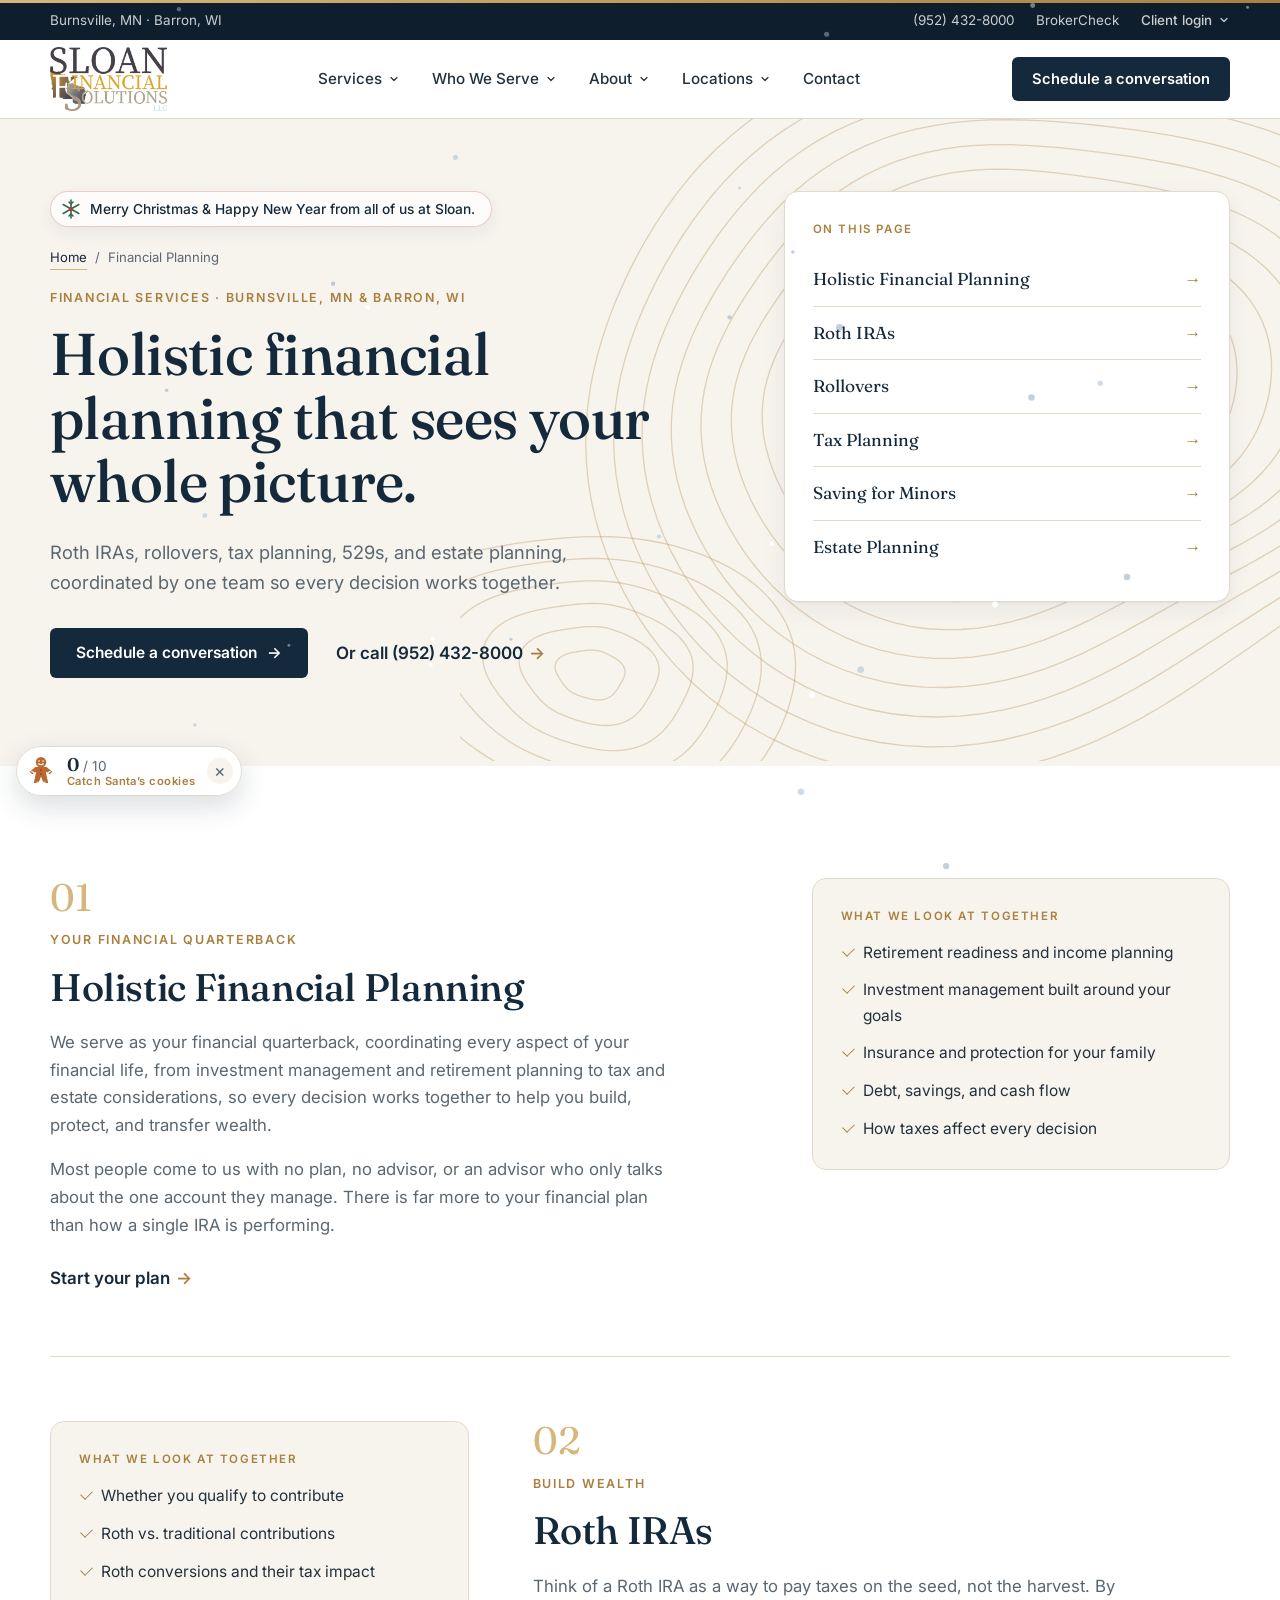
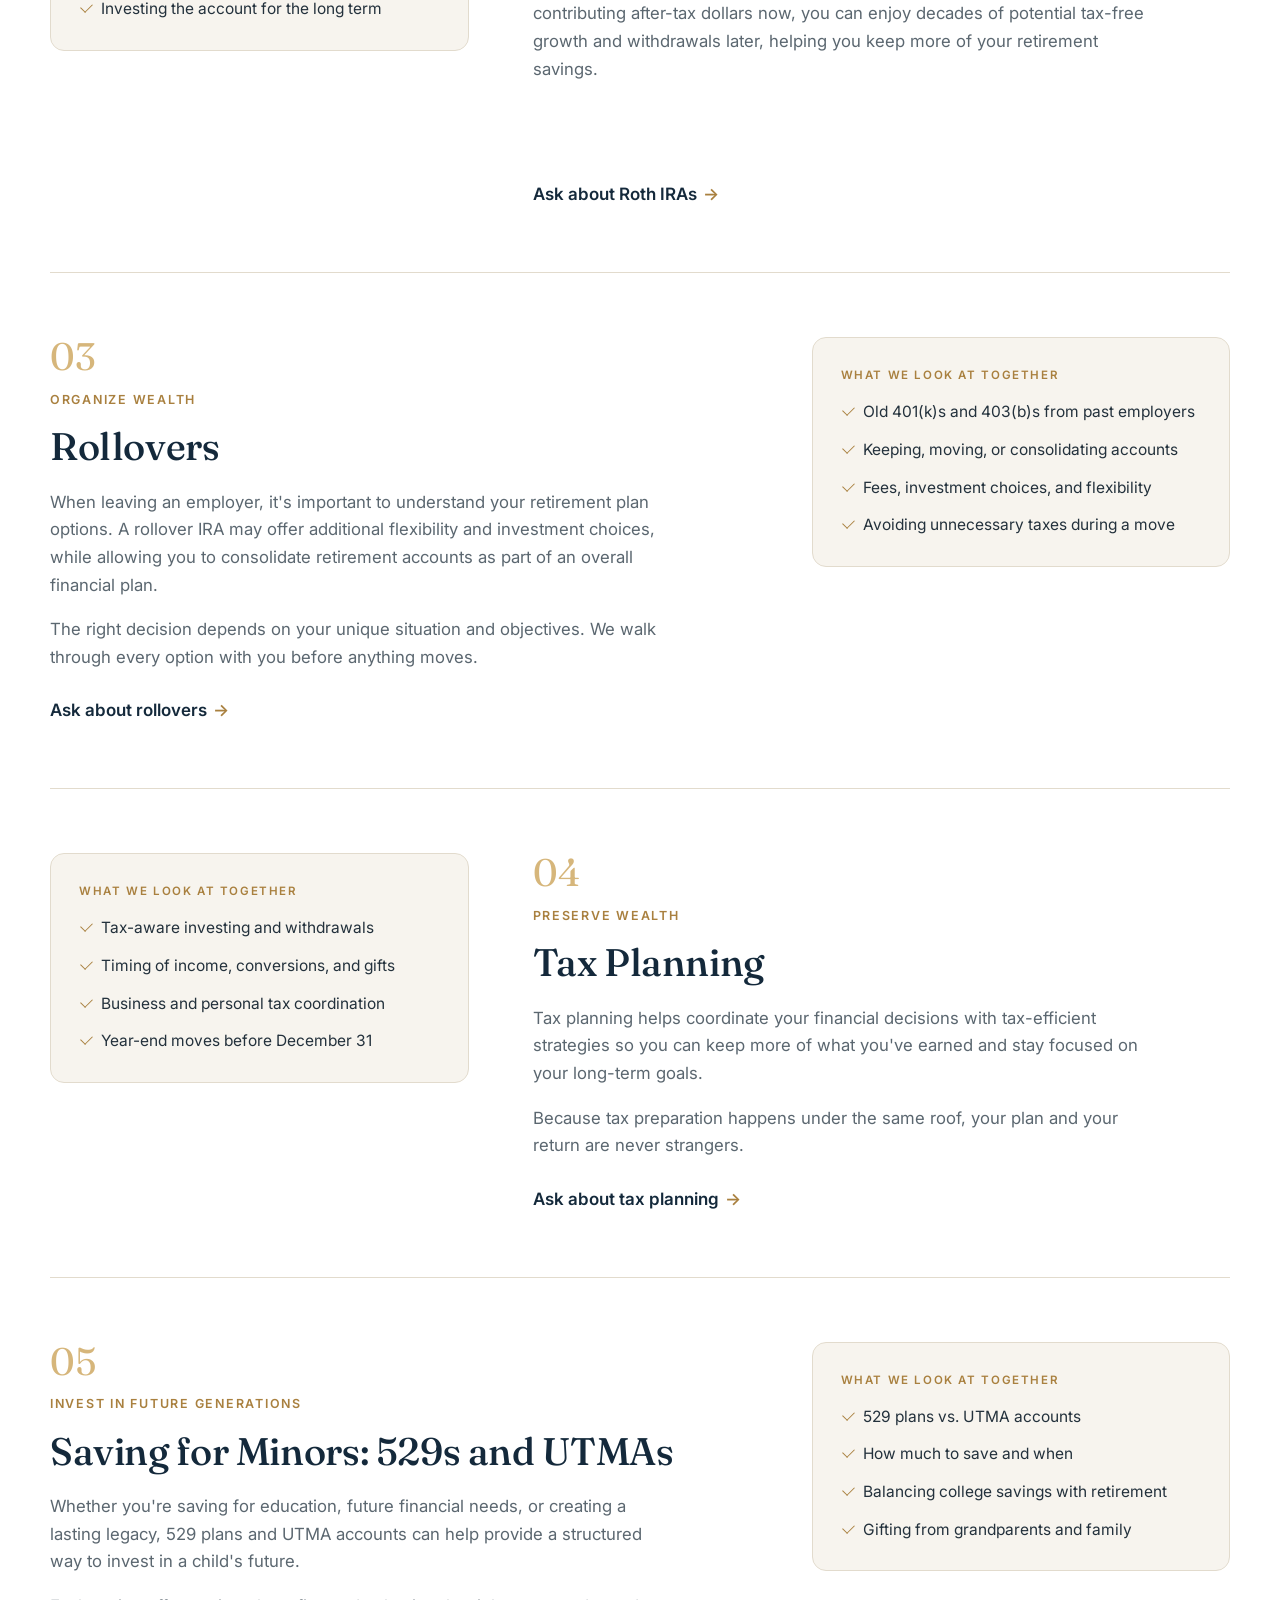
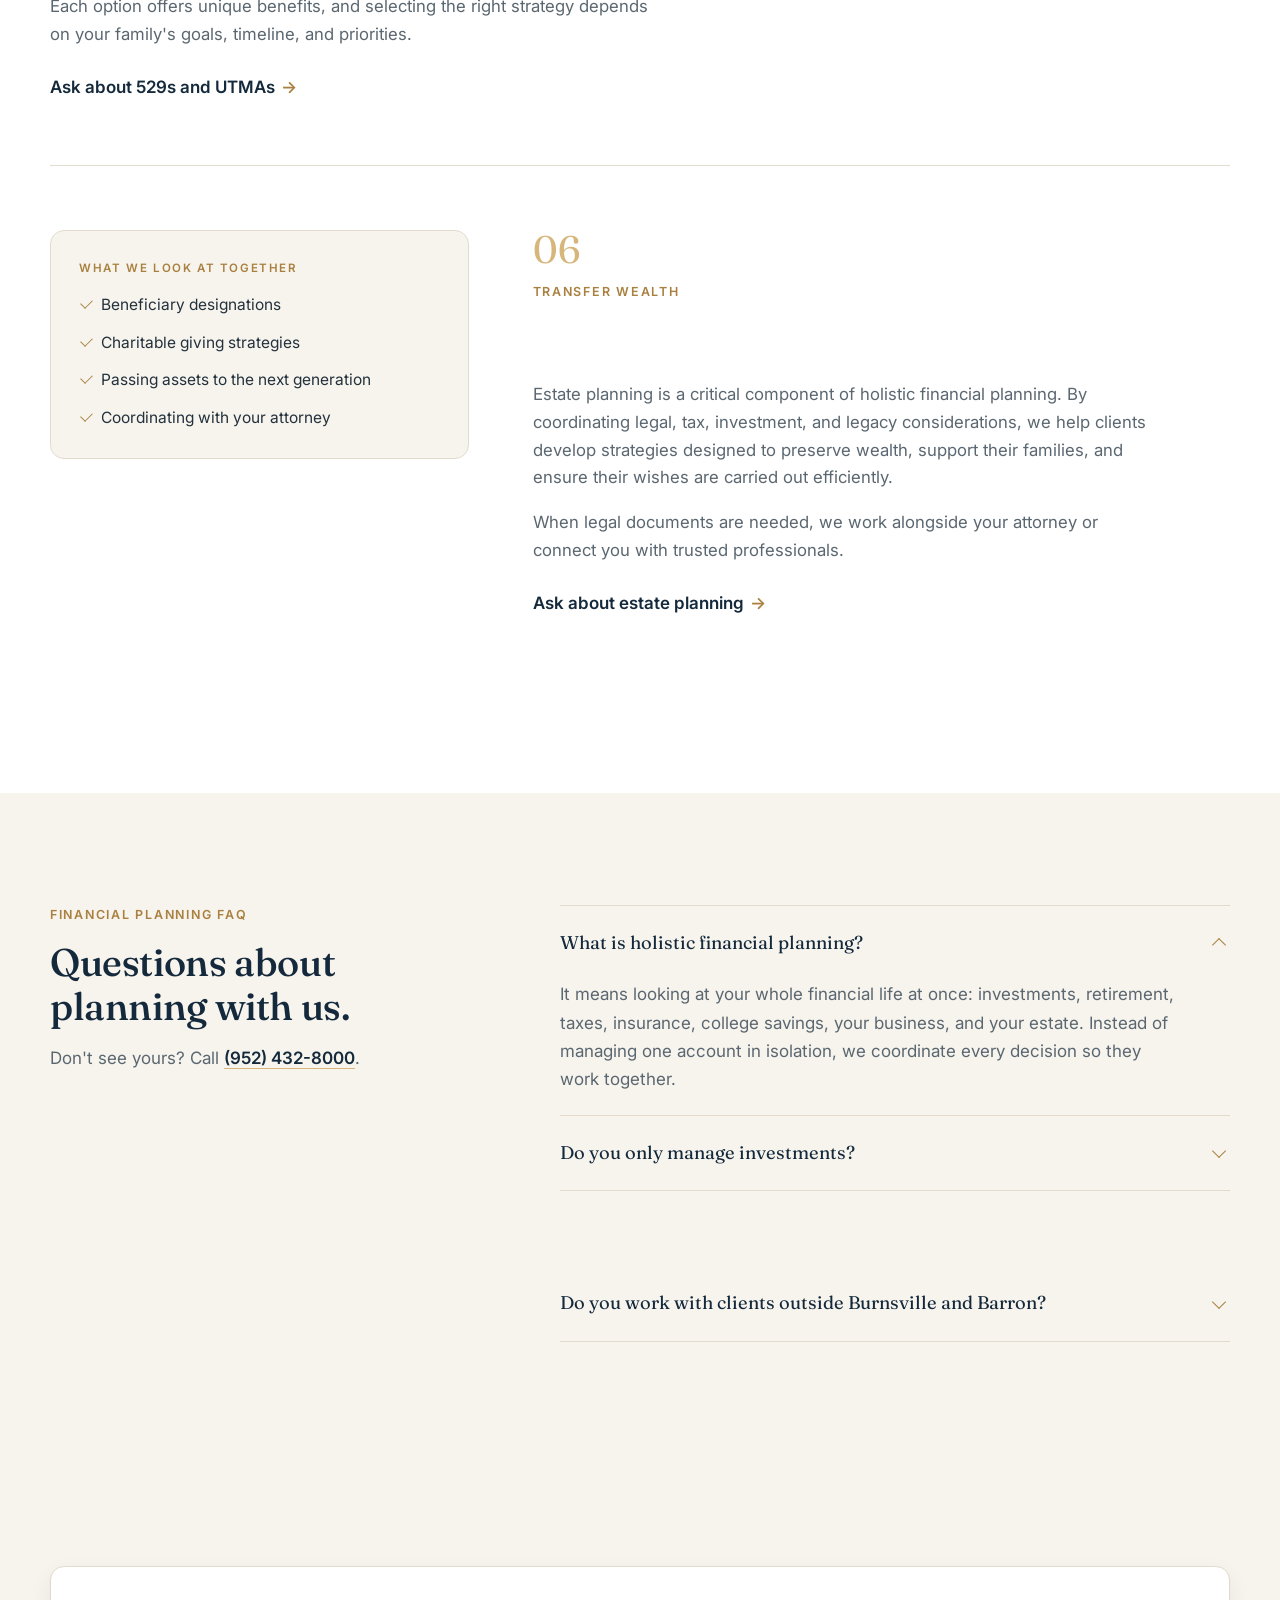
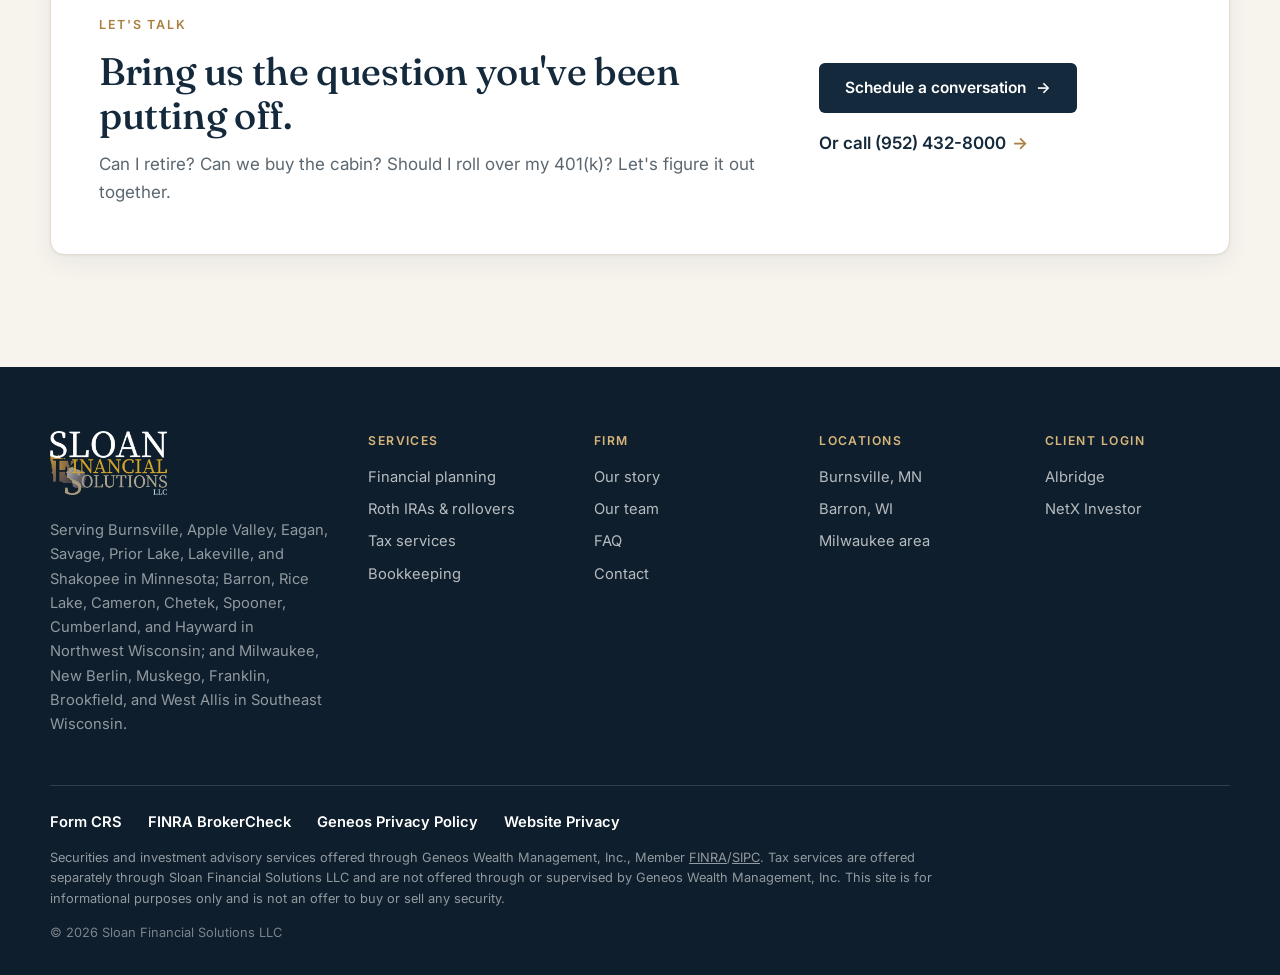
<file: financial-planning.html>
<!DOCTYPE html>
<html lang="en">
  <head>
    <meta charset="UTF-8" />
    <meta name="viewport" content="width=device-width, initial-scale=1.0" />
    <title>Financial Planning in Minnesota &amp; Wisconsin | Sloan Financial</title>
    <meta name="description" content="Holistic financial planning from Sloan Financial Solutions in Burnsville, MN and Barron, WI: Roth IRAs, 401(k) rollovers, tax planning, 529s, and estate planning." />
    <meta name="theme-color" content="#14293b" />
    <meta name="robots" content="index, follow" />
    <link rel="canonical" href="https://www.sloanfs.com/financial-planning" />
    <meta property="og:type" content="website" />
    <meta property="og:url" content="https://www.sloanfs.com/financial-planning" />
    <meta property="og:site_name" content="Sloan Financial Solutions" />
    <meta property="og:title" content="Financial Planning in Minnesota &amp; Wisconsin | Sloan Financial" />
    <meta property="og:description" content="Holistic financial planning from Sloan Financial Solutions in Burnsville, MN and Barron, WI: Roth IRAs, 401(k) rollovers, tax planning, 529s, and estate planning." />
    <meta property="og:image" content="https://www.sloanfs.com/og-image.png" />
    <meta name="twitter:card" content="summary_large_image" />
    <link rel="icon" href="/favicon.ico" sizes="any" />
    <link rel="icon" type="image/png" sizes="32x32" href="/favicon-32x32.png" />
    <link rel="icon" type="image/png" sizes="16x16" href="/favicon-16x16.png" />
    <link rel="apple-touch-icon" sizes="180x180" href="/apple-touch-icon.png" />
    <link rel="manifest" href="/site.webmanifest" />
    <link rel="preconnect" href="https://fonts.googleapis.com" />
    <link rel="preconnect" href="https://fonts.gstatic.com" crossorigin />
    <link
      href="https://fonts.googleapis.com/css2?family=Fraunces:ital,opsz,wght@0,9..144,400;0,9..144,500;1,9..144,400&family=Inter:wght@400;500;600&family=Caveat:wght@500&display=swap"
      rel="stylesheet"
    />
    <link rel="stylesheet" href="styles.css?v=20" />
    <script>document.documentElement.classList.add("js");if(!matchMedia("(prefers-reduced-motion: reduce)").matches)document.documentElement.classList.add("motion");</script>
    <script type="application/ld+json">
{
  "@context": "https://schema.org",
  "@type": "Service",
  "name": "Holistic Financial Planning",
  "serviceType": "Financial planning",
  "provider": {
    "@id": "https://www.sloanfs.com/#burnsville"
  },
  "areaServed": [
    "Burnsville MN",
    "Apple Valley MN",
    "Eagan MN",
    "Savage MN",
    "Prior Lake MN",
    "Lakeville MN",
    "Shakopee MN",
    "Barron WI",
    "Rice Lake WI",
    "Cameron WI",
    "Chetek WI",
    "Spooner WI",
    "Cumberland WI",
    "Hayward WI",
    "Milwaukee WI",
    "New Berlin WI",
    "Muskego WI",
    "Franklin WI",
    "Brookfield WI",
    "West Allis WI"
  ],
  "hasOfferCatalog": {
    "@type": "OfferCatalog",
    "name": "Financial services",
    "itemListElement": [
      {
        "@type": "Offer",
        "itemOffered": {
          "@type": "Service",
          "name": "Holistic Financial Planning"
        }
      },
      {
        "@type": "Offer",
        "itemOffered": {
          "@type": "Service",
          "name": "Roth IRAs"
        }
      },
      {
        "@type": "Offer",
        "itemOffered": {
          "@type": "Service",
          "name": "Rollovers"
        }
      },
      {
        "@type": "Offer",
        "itemOffered": {
          "@type": "Service",
          "name": "Tax Planning"
        }
      },
      {
        "@type": "Offer",
        "itemOffered": {
          "@type": "Service",
          "name": "Saving for Minors: 529s and UTMAs"
        }
      },
      {
        "@type": "Offer",
        "itemOffered": {
          "@type": "Service",
          "name": "Estate Planning"
        }
      }
    ]
  }
}
    </script>
    <script type="application/ld+json">
{
  "@context": "https://schema.org",
  "@type": "FAQPage",
  "mainEntity": [
    {
      "@type": "Question",
      "name": "What is holistic financial planning?",
      "acceptedAnswer": {
        "@type": "Answer",
        "text": "It means looking at your whole financial life at once: investments, retirement, taxes, insurance, college savings, your business, and your estate. Instead of managing one account in isolation, we coordinate every decision so they work together."
      }
    },
    {
      "@type": "Question",
      "name": "Do you only manage investments?",
      "acceptedAnswer": {
        "@type": "Answer",
        "text": "No. We're holistic planners, not just asset managers. Investment management is one part of a plan that also covers retirement income, taxes, saving for kids, and estate considerations. If a need falls outside what we do, we connect you with trusted professionals."
      }
    },
    {
      "@type": "Question",
      "name": "Should I roll over my old 401(k)?",
      "acceptedAnswer": {
        "@type": "Answer",
        "text": "It depends on your situation. A rollover IRA may offer more flexibility and investment choices, but staying in a former employer's plan can make sense too. We walk through the options with you before anything moves."
      }
    },
    {
      "@type": "Question",
      "name": "Do you work with clients outside Burnsville and Barron?",
      "acceptedAnswer": {
        "@type": "Answer",
        "text": "Yes. We meet in person at our Burnsville, MN and Barron, WI offices, and by video and phone wherever you live, including the Milwaukee area."
      }
    }
  ]
}
    </script>
    <script type="application/ld+json">
{
  "@context": "https://schema.org",
  "@type": "BreadcrumbList",
  "itemListElement": [
    {
      "@type": "ListItem",
      "position": 1,
      "name": "Home",
      "item": "https://www.sloanfs.com/"
    },
    {
      "@type": "ListItem",
      "position": 2,
      "name": "Financial Planning",
      "item": "https://www.sloanfs.com/financial-planning"
    }
  ]
}
    </script>
  </head>
  <body class="page-detail">
    <a class="skip-link" href="#main">Skip to content</a>
    <div class="scroll-progress" aria-hidden="true"></div>

    <!-- Utility bar -->
    <div class="utility">
      <div class="container utility-row">
        <p class="utility-loc">Burnsville, MN &middot; Barron, WI</p>
        <div class="utility-links">
          <a href="tel:9524328000">(952) 432-8000</a>
          <a href="https://brokercheck.finra.org/" target="_blank" rel="noopener noreferrer">BrokerCheck</a>
          <div class="nav-item has-menu utility-login">
            <button type="button" class="nav-trigger" aria-expanded="false" aria-controls="menu-login">
              Client login
              <svg class="chevron" viewBox="0 0 16 16" aria-hidden="true"><path d="M4 6l4 4 4-4" fill="none" stroke="currentColor" stroke-width="1.6" stroke-linecap="round" stroke-linejoin="round"/></svg>
            </button>
            <div class="nav-menu nav-menu-right" id="menu-login">
              <a href="https://www.mainaccount.com/gwm" target="_blank" rel="noopener noreferrer"><strong>Albridge</strong><span>Account statements and performance</span></a>
              <a href="https://www.netxinvestor.com/nxi/login" target="_blank" rel="noopener noreferrer"><strong>NetX Investor</strong><span>Brokerage account access</span></a>
            </div>
          </div>
        </div>
      </div>
    </div>

    <!-- Header -->
    <header class="site-header">
      <div class="container nav-wrap">
        <a href="/" class="brand" aria-label="Sloan Financial Solutions home">
          <img decoding="async" src="images/logo-horizontal-dark.png" alt="Sloan Financial Solutions LLC" class="brand-logo" width="420" height="230" />
        </a>

        <nav class="main-nav" id="main-nav" aria-label="Main navigation">
          <div class="nav-item has-menu">
            <button type="button" class="nav-trigger" aria-expanded="false" aria-controls="menu-services">
              Services
              <svg class="chevron" viewBox="0 0 16 16" aria-hidden="true"><path d="M4 6l4 4 4-4" fill="none" stroke="currentColor" stroke-width="1.6" stroke-linecap="round" stroke-linejoin="round"/></svg>
            </button>
            <div class="nav-menu nav-menu-wide" id="menu-services">
              <div class="nav-col">
                <p class="nav-col-title"><a class="nav-col-link" href="/financial-planning">Financial services</a></p>
                <a href="/financial-planning#holistic"><strong>Holistic Financial Planning</strong><span>Your financial quarterback</span></a>
                <a href="/financial-planning#roth-ira"><strong>Roth IRAs</strong><span>Build wealth</span></a>
                <a href="/financial-planning#rollovers"><strong>Rollovers</strong><span>Organize wealth</span></a>
                <a href="/financial-planning#saving-for-minors"><strong>Saving for Minors</strong><span>529s and UTMAs</span></a>
                <a href="/financial-planning#estate-planning"><strong>Estate Planning</strong><span>Transfer wealth</span></a>
              </div>
              <div class="nav-col">
                <p class="nav-col-title"><a class="nav-col-link" href="/tax-services">Tax &amp; accounting</a></p>
                <a href="/tax-services#tax-preparation"><strong>Tax Preparation</strong><span>Individuals and businesses</span></a>
                <a href="/tax-services#tax-planning"><strong>Tax Planning</strong><span>Year-round strategy</span></a>
                <a href="/tax-services#bookkeeping"><strong>Bookkeeping</strong><span>For small businesses</span></a>
                <a href="/tax-services#bookkeeping-plus"><strong>Bookkeeping Plus</strong><span>Your outsourced CFO</span></a>
              </div>
            </div>
          </div>

          <div class="nav-item has-menu">
            <button type="button" class="nav-trigger" aria-expanded="false" aria-controls="menu-serve">
              Who We Serve
              <svg class="chevron" viewBox="0 0 16 16" aria-hidden="true"><path d="M4 6l4 4 4-4" fill="none" stroke="currentColor" stroke-width="1.6" stroke-linecap="round" stroke-linejoin="round"/></svg>
            </button>
            <div class="nav-menu nav-menu-list" id="menu-serve"><a href="/#serve"><strong>Near-Retirees</strong></a><a href="/#serve"><strong>Retirees</strong></a><a href="/#serve"><strong>Career Changers</strong></a><a href="/#serve"><strong>Young Professionals</strong></a><a href="/#serve"><strong>Families &amp; Parents</strong></a><a href="/#serve"><strong>Business Owners</strong></a><a href="/#serve"><strong>Recent Inheritance Recipients</strong></a><a href="/#serve"><strong>Legacy Builders</strong></a></div>
          </div>

          <div class="nav-item has-menu">
            <button type="button" class="nav-trigger" aria-expanded="false" aria-controls="menu-about">
              About
              <svg class="chevron" viewBox="0 0 16 16" aria-hidden="true"><path d="M4 6l4 4 4-4" fill="none" stroke="currentColor" stroke-width="1.6" stroke-linecap="round" stroke-linejoin="round"/></svg>
            </button>
            <div class="nav-menu" id="menu-about">
              <a href="our-story.html"><strong>Our Story</strong><span>Why David started Sloan in 2020</span></a>
              <a href="/our-story#team"><strong>Our Team</strong><span>Meet David, Adam, and Eric</span></a>
              <a href="/#process"><strong>How We Work</strong><span>What to expect, step by step</span></a>
              <a href="/#year"><strong>A Year with Sloan</strong><span>What we do together, month by month</span></a>
              <a href="/#faq"><strong>FAQ</strong><span>Straight answers before you call</span></a>
            </div>
          </div>

          <div class="nav-item has-menu">
            <button type="button" class="nav-trigger" aria-expanded="false" aria-controls="menu-locations">
              Locations
              <svg class="chevron" viewBox="0 0 16 16" aria-hidden="true"><path d="M4 6l4 4 4-4" fill="none" stroke="currentColor" stroke-width="1.6" stroke-linecap="round" stroke-linejoin="round"/></svg>
            </button>
            <div class="nav-menu" id="menu-locations">
              <a href="/burnsville-mn"><strong>Burnsville, MN</strong><span>12301 Nicollet Ave, Suite 101</span></a>
              <a href="/barron-wi"><strong>Barron, WI</strong><span>421 E La Salle Ave, Suite A</span></a>
              <a href="/milwaukee-wi"><strong>Milwaukee area</strong><span>Tax &amp; planning by video and phone</span></a>
            </div>
          </div>

          <a class="nav-link" href="/#contact">Contact</a>
        </nav>

        <div class="nav-actions">
          <a href="/#contact" class="button button-primary button-nav">Schedule a conversation</a>
          <button type="button" class="nav-toggle" aria-expanded="false" aria-controls="main-nav" aria-label="Open menu">
            <span></span><span></span><span></span>
          </button>
        </div>
      </div>
    </header>

    <main id="main">
      <section class="story-hero page-hero">
        <img decoding="async" src="images/contours.svg" data-depth="-24" class="hero-contours" alt="" aria-hidden="true" width="900" height="700" />
        <div class="container story-hero-grid">
          <div class="story-hero-copy">
            <nav class="crumbs" aria-label="Breadcrumb"><a href="/">Home</a><span aria-hidden="true">/</span><span>Financial Planning</span></nav>
            <p class="eyebrow">Financial services &middot; Burnsville, MN &amp; Barron, WI</p>
            <h1>Holistic financial planning that sees your whole picture.</h1>
            <p class="lead">Roth IRAs, rollovers, tax planning, 529s, and estate planning, coordinated by one team so every decision works together.</p>
            <div class="hero-actions">
              <a href="/#contact" class="button button-primary button-arrow">Schedule a conversation <span aria-hidden="true">&rarr;</span></a>
              <a href="tel:9524328000" class="text-cta">Or call (952) 432-8000 <span aria-hidden="true">&rarr;</span></a>
            </div>
          </div>
          <aside class="jump-card">
            <p class="jump-title">On this page</p>
            <ul><li><a href="#holistic">Holistic Financial Planning <span aria-hidden="true">&rarr;</span></a></li><li><a href="#roth-ira">Roth IRAs <span aria-hidden="true">&rarr;</span></a></li><li><a href="#rollovers">Rollovers <span aria-hidden="true">&rarr;</span></a></li><li><a href="#tax-planning">Tax Planning <span aria-hidden="true">&rarr;</span></a></li><li><a href="#saving-for-minors">Saving for Minors <span aria-hidden="true">&rarr;</span></a></li><li><a href="#estate-planning">Estate Planning <span aria-hidden="true">&rarr;</span></a></li></ul>
          </aside>
        </div>
      </section>
      <section class="details section">
        <div class="container">
          <article class="detail-row" id="holistic">
            <div class="detail-copy">
              <span class="detail-num">01</span>
              <p class="eyebrow">Your financial quarterback</p>
              <h2>Holistic Financial Planning</h2>
              <p>We serve as your financial quarterback, coordinating every aspect of your financial life, from investment management and retirement planning to tax and estate considerations, so every decision works together to help you build, protect, and transfer wealth.</p><p>Most people come to us with no plan, no advisor, or an advisor who only talks about the one account they manage. There is far more to your financial plan than how a single IRA is performing.</p>
              <a href="/#contact" class="text-cta">Start your plan <span aria-hidden="true">&rarr;</span></a>
            </div>
            <aside class="detail-card">
              <p class="detail-card-title">What we look at together</p>
              <ul class="ticks"><li>Retirement readiness and income planning</li><li>Investment management built around your goals</li><li>Insurance and protection for your family</li><li>Debt, savings, and cash flow</li><li>How taxes affect every decision</li></ul>
            </aside>
          </article>
          <article class="detail-row detail-row-flip" id="roth-ira">
            <div class="detail-copy">
              <span class="detail-num">02</span>
              <p class="eyebrow">Build wealth</p>
              <h2>Roth IRAs</h2>
              <p>Think of a Roth IRA as a way to pay taxes on the seed, not the harvest. By contributing after-tax dollars now, you can enjoy decades of potential tax-free growth and withdrawals later, helping you keep more of your retirement savings.</p><p>We help you decide whether a Roth fits your situation, how it works alongside a 401(k) or traditional IRA, and how much to contribute each year.</p>
              <a href="/#contact" class="text-cta">Ask about Roth IRAs <span aria-hidden="true">&rarr;</span></a>
            </div>
            <aside class="detail-card">
              <p class="detail-card-title">What we look at together</p>
              <ul class="ticks"><li>Whether you qualify to contribute</li><li>Roth vs. traditional contributions</li><li>Roth conversions and their tax impact</li><li>Investing the account for the long term</li></ul>
            </aside>
          </article>
          <article class="detail-row" id="rollovers">
            <div class="detail-copy">
              <span class="detail-num">03</span>
              <p class="eyebrow">Organize wealth</p>
              <h2>Rollovers</h2>
              <p>When leaving an employer, it's important to understand your retirement plan options. A rollover IRA may offer additional flexibility and investment choices, while allowing you to consolidate retirement accounts as part of an overall financial plan.</p><p>The right decision depends on your unique situation and objectives. We walk through every option with you before anything moves.</p>
              <a href="/#contact" class="text-cta">Ask about rollovers <span aria-hidden="true">&rarr;</span></a>
            </div>
            <aside class="detail-card">
              <p class="detail-card-title">What we look at together</p>
              <ul class="ticks"><li>Old 401(k)s and 403(b)s from past employers</li><li>Keeping, moving, or consolidating accounts</li><li>Fees, investment choices, and flexibility</li><li>Avoiding unnecessary taxes during a move</li></ul>
            </aside>
          </article>
          <article class="detail-row detail-row-flip" id="tax-planning">
            <div class="detail-copy">
              <span class="detail-num">04</span>
              <p class="eyebrow">Preserve wealth</p>
              <h2>Tax Planning</h2>
              <p>Tax planning helps coordinate your financial decisions with tax-efficient strategies so you can keep more of what you've earned and stay focused on your long-term goals.</p><p>Because tax preparation happens under the same roof, your plan and your return are never strangers.</p>
              <a href="/#contact" class="text-cta">Ask about tax planning <span aria-hidden="true">&rarr;</span></a>
            </div>
            <aside class="detail-card">
              <p class="detail-card-title">What we look at together</p>
              <ul class="ticks"><li>Tax-aware investing and withdrawals</li><li>Timing of income, conversions, and gifts</li><li>Business and personal tax coordination</li><li>Year-end moves before December 31</li></ul>
            </aside>
          </article>
          <article class="detail-row" id="saving-for-minors">
            <div class="detail-copy">
              <span class="detail-num">05</span>
              <p class="eyebrow">Invest in future generations</p>
              <h2>Saving for Minors: 529s and UTMAs</h2>
              <p>Whether you're saving for education, future financial needs, or creating a lasting legacy, 529 plans and UTMA accounts can help provide a structured way to invest in a child's future.</p><p>Each option offers unique benefits, and selecting the right strategy depends on your family's goals, timeline, and priorities.</p>
              <a href="/#contact" class="text-cta">Ask about 529s and UTMAs <span aria-hidden="true">&rarr;</span></a>
            </div>
            <aside class="detail-card">
              <p class="detail-card-title">What we look at together</p>
              <ul class="ticks"><li>529 plans vs. UTMA accounts</li><li>How much to save and when</li><li>Balancing college savings with retirement</li><li>Gifting from grandparents and family</li></ul>
            </aside>
          </article>
          <article class="detail-row detail-row-flip" id="estate-planning">
            <div class="detail-copy">
              <span class="detail-num">06</span>
              <p class="eyebrow">Transfer wealth</p>
              <h2>Estate Planning</h2>
              <p>Estate planning is a critical component of holistic financial planning. By coordinating legal, tax, investment, and legacy considerations, we help clients develop strategies designed to preserve wealth, support their families, and ensure their wishes are carried out efficiently.</p><p>When legal documents are needed, we work alongside your attorney or connect you with trusted professionals.</p>
              <a href="/#contact" class="text-cta">Ask about estate planning <span aria-hidden="true">&rarr;</span></a>
            </div>
            <aside class="detail-card">
              <p class="detail-card-title">What we look at together</p>
              <ul class="ticks"><li>Beneficiary designations</li><li>Charitable giving strategies</li><li>Passing assets to the next generation</li><li>Coordinating with your attorney</li></ul>
            </aside>
          </article>
        </div>
      </section>
      <section class="faq section">
        <div class="container faq-grid">
          <div class="faq-head">
            <p class="eyebrow">Financial planning FAQ</p>
            <h2>Questions about planning with us.</h2>
            <p>Don't see yours? Call <a href="tel:9524328000">(952) 432-8000</a>.</p>
          </div>
          <div class="faq-list">
            <details class="faq-item" open>
              <summary>What is holistic financial planning?</summary>
              <p>It means looking at your whole financial life at once: investments, retirement, taxes, insurance, college savings, your business, and your estate. Instead of managing one account in isolation, we coordinate every decision so they work together.</p>
            </details>
            <details class="faq-item">
              <summary>Do you only manage investments?</summary>
              <p>No. We're holistic planners, not just asset managers. Investment management is one part of a plan that also covers retirement income, taxes, saving for kids, and estate considerations. If a need falls outside what we do, we connect you with trusted professionals.</p>
            </details>
            <details class="faq-item">
              <summary>Should I roll over my old 401(k)?</summary>
              <p>It depends on your situation. A rollover IRA may offer more flexibility and investment choices, but staying in a former employer's plan can make sense too. We walk through the options with you before anything moves.</p>
            </details>
            <details class="faq-item">
              <summary>Do you work with clients outside Burnsville and Barron?</summary>
              <p>Yes. We meet in person at our Burnsville, MN and Barron, WI offices, and by video and phone wherever you live, including the Milwaukee area.</p>
            </details>
          </div>
        </div>
      </section>
      <section class="story-cta section">
        <div class="container story-cta-inner">
          <div>
            <p class="eyebrow">Let's talk</p>
            <h2>Bring us the question you've been putting off.</h2>
            <p>Can I retire? Can we buy the cabin? Should I roll over my 401(k)? Let's figure it out together.</p>
          </div>
          <div class="story-cta-actions">
            <a href="/#contact" class="button button-primary button-arrow">Schedule a conversation <span aria-hidden="true">&rarr;</span></a>
            <a href="tel:9524328000" class="text-cta">Or call (952) 432-8000 <span aria-hidden="true">&rarr;</span></a>
          </div>
        </div>
      </section>
    </main>


    <footer class="site-footer">
      <div class="container footer-grid">
        <div>
          <a href="/" class="brand brand-footer" aria-label="Sloan Financial Solutions home">
            <img decoding="async" src="images/logo-horizontal-light.png" alt="Sloan Financial Solutions LLC" class="brand-logo" width="420" height="230" loading="lazy" />
          </a>
          <p class="footer-note">Serving Burnsville, Apple Valley, Eagan, Savage, Prior Lake, Lakeville, and Shakopee in Minnesota; Barron, Rice Lake, Cameron, Chetek, Spooner, Cumberland, and Hayward in Northwest Wisconsin; and Milwaukee, New Berlin, Muskego, Franklin, Brookfield, and West Allis in Southeast Wisconsin.</p>
        </div>
        <div>
          <p class="footer-title">Services</p>
          <ul>
            <li><a href="/financial-planning">Financial planning</a></li>
            <li><a href="/financial-planning#roth-ira">Roth IRAs &amp; rollovers</a></li>
            <li><a href="/tax-services">Tax services</a></li>
            <li><a href="/tax-services#bookkeeping">Bookkeeping</a></li>
          </ul>
        </div>
        <div>
          <p class="footer-title">Firm</p>
          <ul>
            <li><a href="our-story.html">Our story</a></li>
            <li><a href="/our-story#team">Our team</a></li>
            <li><a href="/#faq">FAQ</a></li>
            <li><a href="/#contact">Contact</a></li>
          </ul>
        </div>
        <div>
          <p class="footer-title">Locations</p>
          <ul>
            <li><a href="/burnsville-mn">Burnsville, MN</a></li>
            <li><a href="/barron-wi">Barron, WI</a></li>
            <li><a href="/milwaukee-wi">Milwaukee area</a></li>
          </ul>
        </div>
        <div>
          <p class="footer-title">Client login</p>
          <ul>
            <li><a href="https://www.mainaccount.com/gwm" target="_blank" rel="noopener noreferrer">Albridge</a></li>
            <li><a href="https://www.netxinvestor.com/nxi/login" target="_blank" rel="noopener noreferrer">NetX Investor</a></li>
          </ul>
        </div>
      </div>

      <div class="container footer-legal">
        <p class="legal-links">
          <a href="https://www.geneoswealth.com/reg-bi-form-crs-disclosure.html" target="_blank" rel="noopener noreferrer">Form CRS</a>
          <a href="https://brokercheck.finra.org/" target="_blank" rel="noopener noreferrer">FINRA BrokerCheck</a>
          <a href="https://www.geneoswealth.com/privacy-policy.html" target="_blank" rel="noopener noreferrer">Geneos Privacy Policy</a>
          <a href="privacy.html">Website Privacy</a>
        </p>
        <p class="disclosure">
          Securities and investment advisory services offered through Geneos Wealth Management, Inc.,
          Member <a href="https://www.finra.org/" target="_blank" rel="noopener noreferrer">FINRA</a>/<a href="https://www.sipc.org/" target="_blank" rel="noopener noreferrer">SIPC</a>.
          Tax services are offered separately through Sloan Financial Solutions LLC and are not
          offered through or supervised by Geneos Wealth Management, Inc. This site is for
          informational purposes only and is not an offer to buy or sell any security.
        </p>
        <p class="copyright">&copy; <span id="copyright-year">2026</span> Sloan Financial Solutions LLC</p>
      </div>
    </footer>
    <div class="mobile-cta" aria-label="Quick contact">
      <a href="tel:9524328000" class="mobile-cta-call">Call</a>
      <a href="/#contact" class="mobile-cta-book">Schedule a conversation</a>
    </div>

    <script src="vendor/lenis.min.js" defer></script>
    <script src="script.js?v=20" defer></script>
    <script src="seasonal.js?v=20" defer></script>
  </body>
</html>
</file>
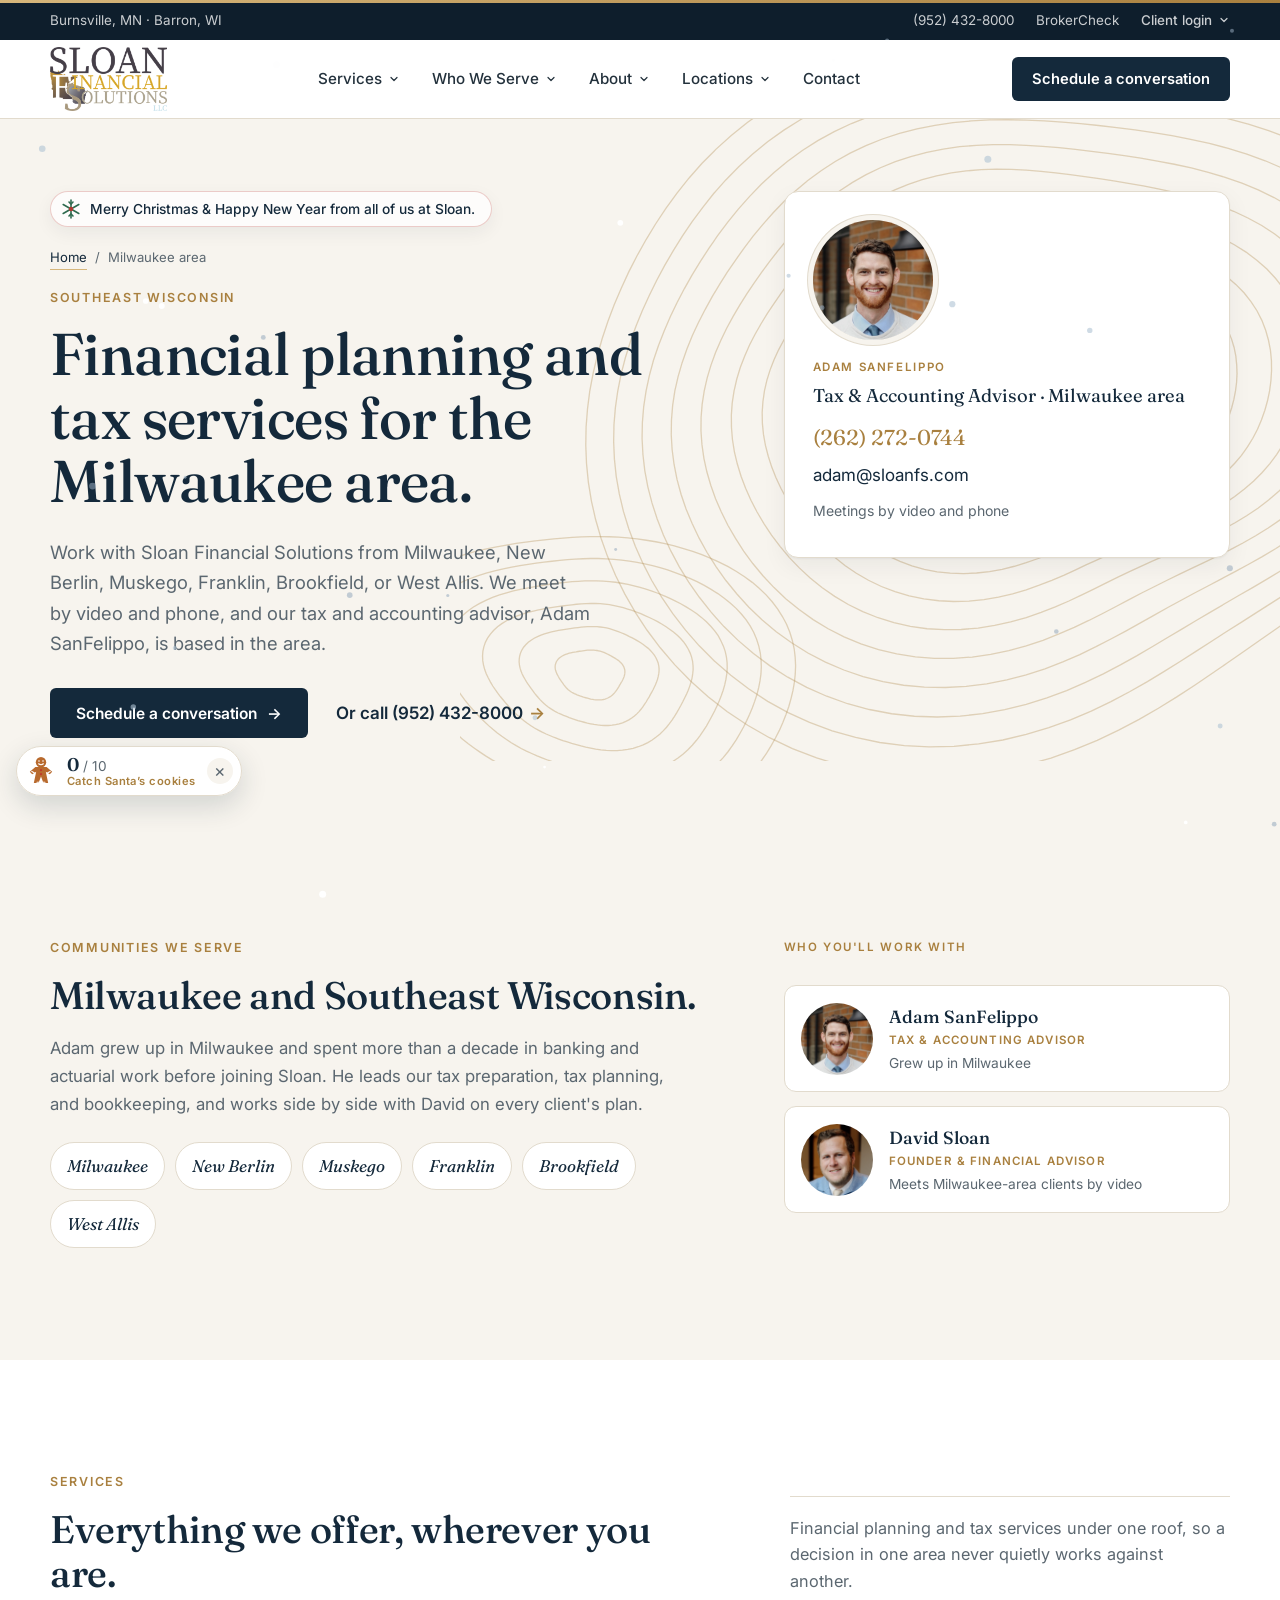
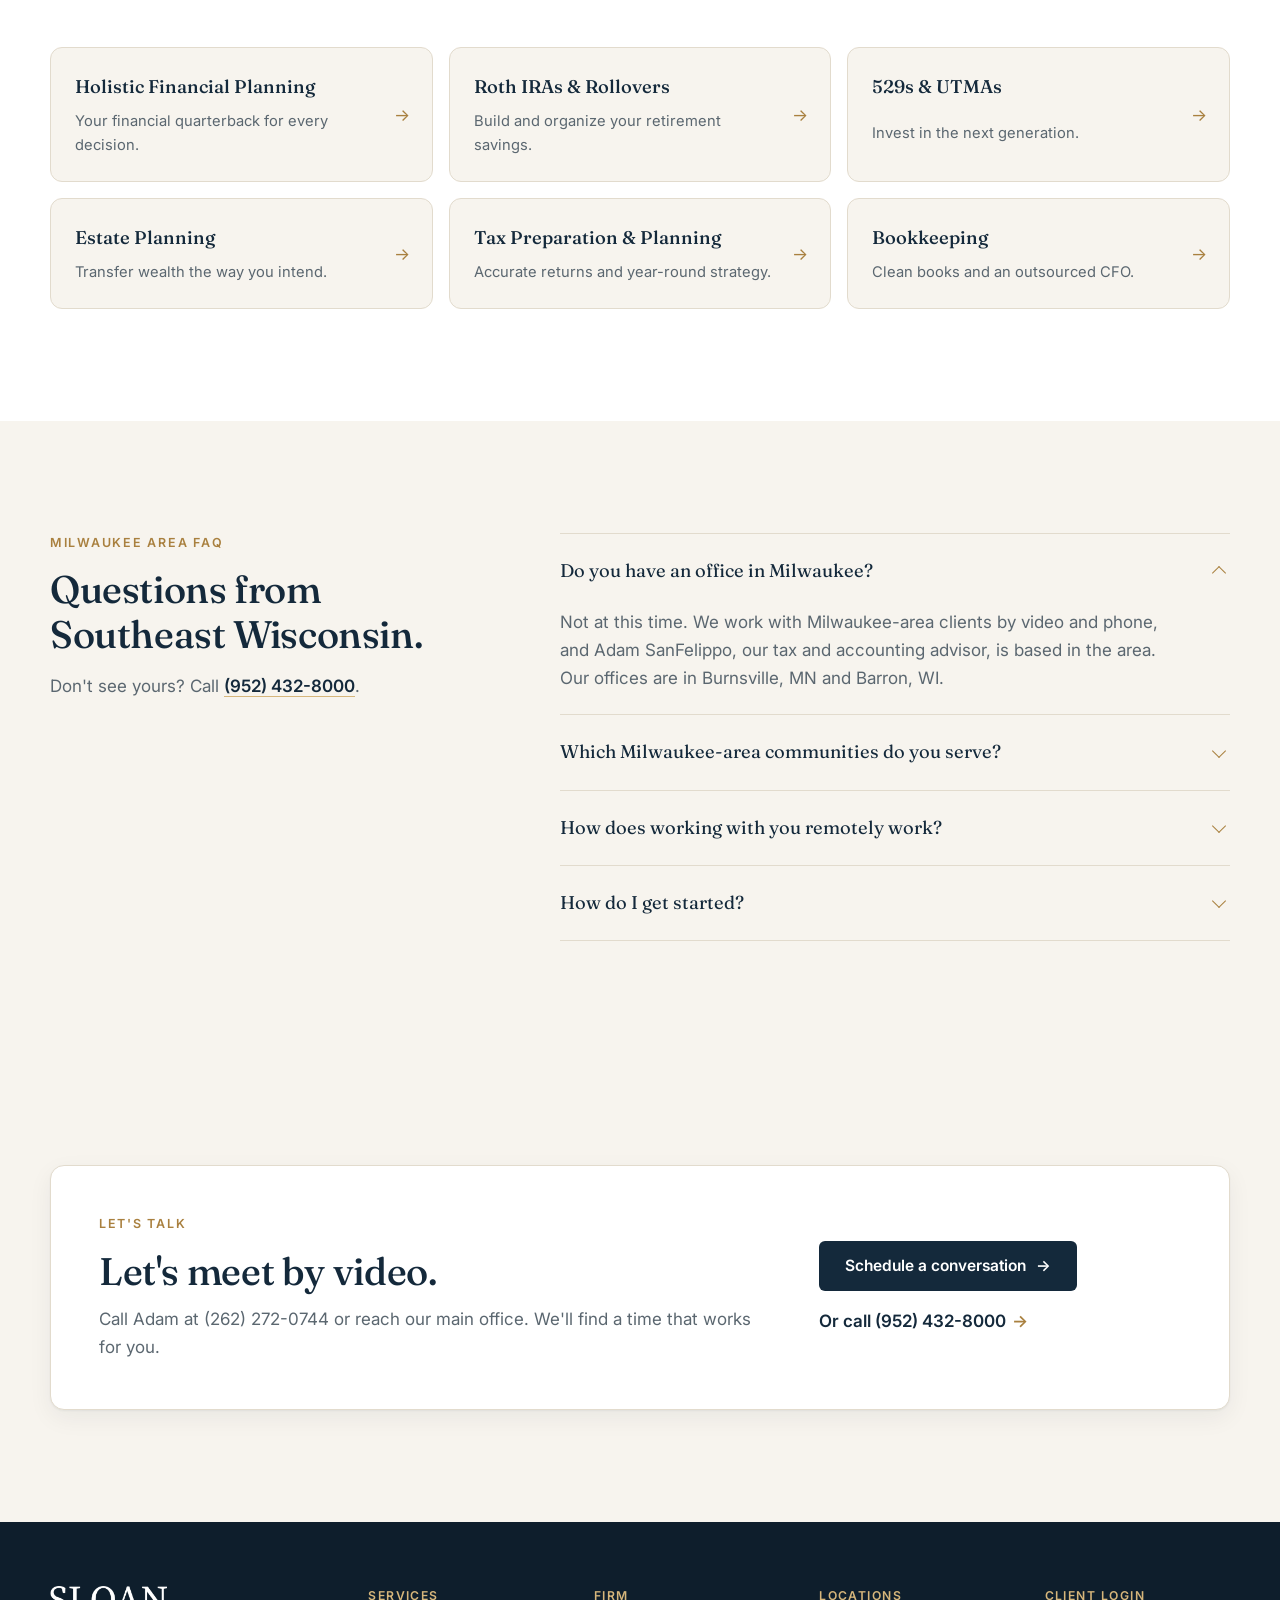
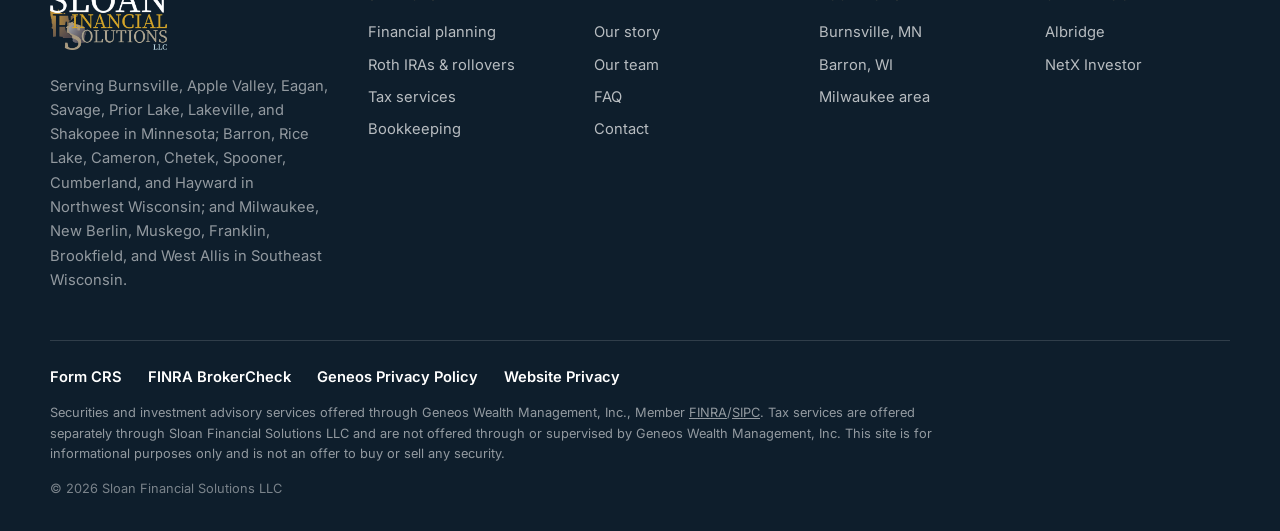
<file: milwaukee-wi.html>
<!DOCTYPE html>
<html lang="en">
  <head>
    <meta charset="UTF-8" />
    <meta name="viewport" content="width=device-width, initial-scale=1.0" />
    <title>Financial Planning &amp; Tax Help, Milwaukee Area | Sloan</title>
    <meta name="description" content="Financial planning, tax preparation, and bookkeeping by video for Milwaukee, New Berlin, Muskego, Franklin, Brookfield, and West Allis." />
    <meta name="theme-color" content="#14293b" />
    <meta name="robots" content="index, follow" />
    <link rel="canonical" href="https://www.sloanfs.com/milwaukee-wi" />
    <meta property="og:type" content="website" />
    <meta property="og:url" content="https://www.sloanfs.com/milwaukee-wi" />
    <meta property="og:site_name" content="Sloan Financial Solutions" />
    <meta property="og:title" content="Financial Planning &amp; Tax Help, Milwaukee Area | Sloan" />
    <meta property="og:description" content="Financial planning, tax preparation, and bookkeeping by video for Milwaukee, New Berlin, Muskego, Franklin, Brookfield, and West Allis." />
    <meta property="og:image" content="https://www.sloanfs.com/og-image.png" />
    <meta name="twitter:card" content="summary_large_image" />
    <link rel="icon" href="/favicon.ico" sizes="any" />
    <link rel="icon" type="image/png" sizes="32x32" href="/favicon-32x32.png" />
    <link rel="icon" type="image/png" sizes="16x16" href="/favicon-16x16.png" />
    <link rel="apple-touch-icon" sizes="180x180" href="/apple-touch-icon.png" />
    <link rel="manifest" href="/site.webmanifest" />
    <link rel="preconnect" href="https://fonts.googleapis.com" />
    <link rel="preconnect" href="https://fonts.gstatic.com" crossorigin />
    <link
      href="https://fonts.googleapis.com/css2?family=Fraunces:ital,opsz,wght@0,9..144,400;0,9..144,500;1,9..144,400&family=Inter:wght@400;500;600&family=Caveat:wght@500&display=swap"
      rel="stylesheet"
    />
    <link rel="stylesheet" href="styles.css?v=20" />
    <script>document.documentElement.classList.add("js");if(!matchMedia("(prefers-reduced-motion: reduce)").matches)document.documentElement.classList.add("motion");</script>
    <script type="application/ld+json">
{
  "@context": "https://schema.org",
  "@type": "Service",
  "name": "Financial planning and tax services for the Milwaukee area",
  "provider": {
    "@id": "https://www.sloanfs.com/#burnsville"
  },
  "areaServed": [
    "Milwaukee WI",
    "New Berlin WI",
    "Muskego WI",
    "Franklin WI",
    "Brookfield WI",
    "West Allis WI"
  ],
  "availableChannel": {
    "@type": "ServiceChannel",
    "serviceUrl": "https://www.sloanfs.com/milwaukee-wi",
    "servicePhone": {
      "@type": "ContactPoint",
      "telephone": "+1-262-272-0744",
      "contactType": "customer service"
    }
  }
}
    </script>
    <script type="application/ld+json">
{
  "@context": "https://schema.org",
  "@type": "FAQPage",
  "mainEntity": [
    {
      "@type": "Question",
      "name": "Do you have an office in Milwaukee?",
      "acceptedAnswer": {
        "@type": "Answer",
        "text": "Not at this time. We work with Milwaukee-area clients by video and phone, and Adam SanFelippo, our tax and accounting advisor, is based in the area. Our offices are in Burnsville, MN and Barron, WI."
      }
    },
    {
      "@type": "Question",
      "name": "Which Milwaukee-area communities do you serve?",
      "acceptedAnswer": {
        "@type": "Answer",
        "text": "We work with clients in Milwaukee, New Berlin, Muskego, Franklin, Brookfield, West Allis, and across Southeast Wisconsin."
      }
    },
    {
      "@type": "Question",
      "name": "How does working with you remotely work?",
      "acceptedAnswer": {
        "@type": "Answer",
        "text": "We meet by video or phone, exchange documents securely, and handle the paperwork for you. You get the same holistic planning and tax coordination as clients who visit our offices."
      }
    },
    {
      "@type": "Question",
      "name": "How do I get started?",
      "acceptedAnswer": {
        "@type": "Answer",
        "text": "Call Adam at (262) 272-0744, email adam@sloanfs.com, or call our main line at (952) 432-8000."
      }
    }
  ]
}
    </script>
    <script type="application/ld+json">
{
  "@context": "https://schema.org",
  "@type": "BreadcrumbList",
  "itemListElement": [
    {
      "@type": "ListItem",
      "position": 1,
      "name": "Home",
      "item": "https://www.sloanfs.com/"
    },
    {
      "@type": "ListItem",
      "position": 2,
      "name": "Milwaukee area",
      "item": "https://www.sloanfs.com/milwaukee-wi"
    }
  ]
}
    </script>
  </head>
  <body class="page-detail page-location">
    <a class="skip-link" href="#main">Skip to content</a>
    <div class="scroll-progress" aria-hidden="true"></div>

    <!-- Utility bar -->
    <div class="utility">
      <div class="container utility-row">
        <p class="utility-loc">Burnsville, MN &middot; Barron, WI</p>
        <div class="utility-links">
          <a href="tel:9524328000">(952) 432-8000</a>
          <a href="https://brokercheck.finra.org/" target="_blank" rel="noopener noreferrer">BrokerCheck</a>
          <div class="nav-item has-menu utility-login">
            <button type="button" class="nav-trigger" aria-expanded="false" aria-controls="menu-login">
              Client login
              <svg class="chevron" viewBox="0 0 16 16" aria-hidden="true"><path d="M4 6l4 4 4-4" fill="none" stroke="currentColor" stroke-width="1.6" stroke-linecap="round" stroke-linejoin="round"/></svg>
            </button>
            <div class="nav-menu nav-menu-right" id="menu-login">
              <a href="https://www.mainaccount.com/gwm" target="_blank" rel="noopener noreferrer"><strong>Albridge</strong><span>Account statements and performance</span></a>
              <a href="https://www.netxinvestor.com/nxi/login" target="_blank" rel="noopener noreferrer"><strong>NetX Investor</strong><span>Brokerage account access</span></a>
            </div>
          </div>
        </div>
      </div>
    </div>

    <!-- Header -->
    <header class="site-header">
      <div class="container nav-wrap">
        <a href="/" class="brand" aria-label="Sloan Financial Solutions home">
          <img decoding="async" src="images/logo-horizontal-dark.png" alt="Sloan Financial Solutions LLC" class="brand-logo" width="420" height="230" />
        </a>

        <nav class="main-nav" id="main-nav" aria-label="Main navigation">
          <div class="nav-item has-menu">
            <button type="button" class="nav-trigger" aria-expanded="false" aria-controls="menu-services">
              Services
              <svg class="chevron" viewBox="0 0 16 16" aria-hidden="true"><path d="M4 6l4 4 4-4" fill="none" stroke="currentColor" stroke-width="1.6" stroke-linecap="round" stroke-linejoin="round"/></svg>
            </button>
            <div class="nav-menu nav-menu-wide" id="menu-services">
              <div class="nav-col">
                <p class="nav-col-title"><a class="nav-col-link" href="/financial-planning">Financial services</a></p>
                <a href="/financial-planning#holistic"><strong>Holistic Financial Planning</strong><span>Your financial quarterback</span></a>
                <a href="/financial-planning#roth-ira"><strong>Roth IRAs</strong><span>Build wealth</span></a>
                <a href="/financial-planning#rollovers"><strong>Rollovers</strong><span>Organize wealth</span></a>
                <a href="/financial-planning#saving-for-minors"><strong>Saving for Minors</strong><span>529s and UTMAs</span></a>
                <a href="/financial-planning#estate-planning"><strong>Estate Planning</strong><span>Transfer wealth</span></a>
              </div>
              <div class="nav-col">
                <p class="nav-col-title"><a class="nav-col-link" href="/tax-services">Tax &amp; accounting</a></p>
                <a href="/tax-services#tax-preparation"><strong>Tax Preparation</strong><span>Individuals and businesses</span></a>
                <a href="/tax-services#tax-planning"><strong>Tax Planning</strong><span>Year-round strategy</span></a>
                <a href="/tax-services#bookkeeping"><strong>Bookkeeping</strong><span>For small businesses</span></a>
                <a href="/tax-services#bookkeeping-plus"><strong>Bookkeeping Plus</strong><span>Your outsourced CFO</span></a>
              </div>
            </div>
          </div>

          <div class="nav-item has-menu">
            <button type="button" class="nav-trigger" aria-expanded="false" aria-controls="menu-serve">
              Who We Serve
              <svg class="chevron" viewBox="0 0 16 16" aria-hidden="true"><path d="M4 6l4 4 4-4" fill="none" stroke="currentColor" stroke-width="1.6" stroke-linecap="round" stroke-linejoin="round"/></svg>
            </button>
            <div class="nav-menu nav-menu-list" id="menu-serve"><a href="/#serve"><strong>Near-Retirees</strong></a><a href="/#serve"><strong>Retirees</strong></a><a href="/#serve"><strong>Career Changers</strong></a><a href="/#serve"><strong>Young Professionals</strong></a><a href="/#serve"><strong>Families &amp; Parents</strong></a><a href="/#serve"><strong>Business Owners</strong></a><a href="/#serve"><strong>Recent Inheritance Recipients</strong></a><a href="/#serve"><strong>Legacy Builders</strong></a></div>
          </div>

          <div class="nav-item has-menu">
            <button type="button" class="nav-trigger" aria-expanded="false" aria-controls="menu-about">
              About
              <svg class="chevron" viewBox="0 0 16 16" aria-hidden="true"><path d="M4 6l4 4 4-4" fill="none" stroke="currentColor" stroke-width="1.6" stroke-linecap="round" stroke-linejoin="round"/></svg>
            </button>
            <div class="nav-menu" id="menu-about">
              <a href="our-story.html"><strong>Our Story</strong><span>Why David started Sloan in 2020</span></a>
              <a href="/our-story#team"><strong>Our Team</strong><span>Meet David, Adam, and Eric</span></a>
              <a href="/#process"><strong>How We Work</strong><span>What to expect, step by step</span></a>
              <a href="/#year"><strong>A Year with Sloan</strong><span>What we do together, month by month</span></a>
              <a href="/#faq"><strong>FAQ</strong><span>Straight answers before you call</span></a>
            </div>
          </div>

          <div class="nav-item has-menu">
            <button type="button" class="nav-trigger" aria-expanded="false" aria-controls="menu-locations">
              Locations
              <svg class="chevron" viewBox="0 0 16 16" aria-hidden="true"><path d="M4 6l4 4 4-4" fill="none" stroke="currentColor" stroke-width="1.6" stroke-linecap="round" stroke-linejoin="round"/></svg>
            </button>
            <div class="nav-menu" id="menu-locations">
              <a href="/burnsville-mn"><strong>Burnsville, MN</strong><span>12301 Nicollet Ave, Suite 101</span></a>
              <a href="/barron-wi"><strong>Barron, WI</strong><span>421 E La Salle Ave, Suite A</span></a>
              <a href="/milwaukee-wi"><strong>Milwaukee area</strong><span>Tax &amp; planning by video and phone</span></a>
            </div>
          </div>

          <a class="nav-link" href="/#contact">Contact</a>
        </nav>

        <div class="nav-actions">
          <a href="/#contact" class="button button-primary button-nav">Schedule a conversation</a>
          <button type="button" class="nav-toggle" aria-expanded="false" aria-controls="main-nav" aria-label="Open menu">
            <span></span><span></span><span></span>
          </button>
        </div>
      </div>
    </header>

    <main id="main">
      <section class="story-hero page-hero">
        <img decoding="async" src="images/contours.svg" data-depth="-24" class="hero-contours" alt="" aria-hidden="true" width="900" height="700" />
        <div class="container story-hero-grid">
          <div class="story-hero-copy">
            <nav class="crumbs" aria-label="Breadcrumb"><a href="/">Home</a><span aria-hidden="true">/</span><span>Milwaukee area</span></nav>
            <p class="eyebrow">Southeast Wisconsin</p>
            <h1>Financial planning and tax services for the Milwaukee area.</h1>
            <p class="lead">Work with Sloan Financial Solutions from Milwaukee, New Berlin, Muskego, Franklin, Brookfield, or West Allis. We meet by video and phone, and our tax and accounting advisor, Adam SanFelippo, is based in the area.</p>
            <div class="hero-actions">
              <a href="/#contact" class="button button-primary button-arrow">Schedule a conversation <span aria-hidden="true">&rarr;</span></a>
              <a href="tel:9524328000" class="text-cta">Or call (952) 432-8000 <span aria-hidden="true">&rarr;</span></a>
            </div>
          </div>
          <aside class="loc-card loc-card-person">
            <img decoding="async" src="images/adam-sanfelippo-headshot.jpg" alt="Adam SanFelippo" width="600" height="600" />
            <p class="loc-card-title">Adam SanFelippo</p>
            <p class="loc-addr">Tax &amp; Accounting Advisor &middot; Milwaukee area</p>
            <p><a class="loc-phone" href="tel:2622720744">(262) 272-0744</a></p>
            <p><a href="mailto:adam@sloanfs.com">adam@sloanfs.com</a></p>
            <p class="loc-note">Meetings by video and phone</p>
          </aside>
        </div>
      </section>
      <section class="loc-area section">
        <div class="container loc-area-grid">
          <div>
            <p class="eyebrow">Communities we serve</p>
            <h2>Milwaukee and Southeast Wisconsin.</h2>
            <p class="loc-area-text">Adam grew up in Milwaukee and spent more than a decade in banking and actuarial work before joining Sloan. He leads our tax preparation, tax planning, and bookkeeping, and works side by side with David on every client's plan.</p>
            <ul class="chips"><li>Milwaukee</li><li>New Berlin</li><li>Muskego</li><li>Franklin</li><li>Brookfield</li><li>West Allis</li></ul>
          </div>
          <div class="loc-people">
            <p class="loc-people-title">Who you'll work with</p>
            <a class="person-mini" href="/our-story#adam">
              <img decoding="async" src="images/adam-sanfelippo-headshot.jpg" alt="Adam SanFelippo" width="120" height="120" loading="lazy" />
              <span><strong>Adam SanFelippo</strong><em>Tax &amp; Accounting Advisor</em><small>Grew up in Milwaukee</small></span>
            </a><a class="person-mini" href="/our-story#david">
              <img decoding="async" src="images/david-chair-headshot.jpg" alt="David Sloan" width="120" height="120" loading="lazy" />
              <span><strong>David Sloan</strong><em>Founder &amp; Financial Advisor</em><small>Meets Milwaukee-area clients by video</small></span>
            </a>
          </div>
        </div>
      </section>
      <section class="loc-services section">
        <div class="container">
          <div class="section-head">
            <p class="eyebrow">Services</p>
            <h2>Everything we offer, wherever you are.</h2>
            <p class="section-sub">Financial planning and tax services under one roof, so a decision in one area never quietly works against another.</p>
          </div>
          <div class="loc-svc-grid"><a class="loc-svc" href="/financial-planning#holistic"><strong>Holistic Financial Planning</strong><span>Your financial quarterback for every decision.</span><em aria-hidden="true">&rarr;</em></a><a class="loc-svc" href="/financial-planning#roth-ira"><strong>Roth IRAs &amp; Rollovers</strong><span>Build and organize your retirement savings.</span><em aria-hidden="true">&rarr;</em></a><a class="loc-svc" href="/financial-planning#saving-for-minors"><strong>529s &amp; UTMAs</strong><span>Invest in the next generation.</span><em aria-hidden="true">&rarr;</em></a><a class="loc-svc" href="/financial-planning#estate-planning"><strong>Estate Planning</strong><span>Transfer wealth the way you intend.</span><em aria-hidden="true">&rarr;</em></a><a class="loc-svc" href="/tax-services#tax-preparation"><strong>Tax Preparation &amp; Planning</strong><span>Accurate returns and year-round strategy.</span><em aria-hidden="true">&rarr;</em></a><a class="loc-svc" href="/tax-services#bookkeeping"><strong>Bookkeeping</strong><span>Clean books and an outsourced CFO.</span><em aria-hidden="true">&rarr;</em></a></div>
        </div>
      </section>
      <section class="faq section">
        <div class="container faq-grid">
          <div class="faq-head">
            <p class="eyebrow">Milwaukee area FAQ</p>
            <h2>Questions from Southeast Wisconsin.</h2>
            <p>Don't see yours? Call <a href="tel:9524328000">(952) 432-8000</a>.</p>
          </div>
          <div class="faq-list">
            <details class="faq-item" open>
              <summary>Do you have an office in Milwaukee?</summary>
              <p>Not at this time. We work with Milwaukee-area clients by video and phone, and Adam SanFelippo, our tax and accounting advisor, is based in the area. Our offices are in Burnsville, MN and Barron, WI.</p>
            </details>
            <details class="faq-item">
              <summary>Which Milwaukee-area communities do you serve?</summary>
              <p>We work with clients in Milwaukee, New Berlin, Muskego, Franklin, Brookfield, West Allis, and across Southeast Wisconsin.</p>
            </details>
            <details class="faq-item">
              <summary>How does working with you remotely work?</summary>
              <p>We meet by video or phone, exchange documents securely, and handle the paperwork for you. You get the same holistic planning and tax coordination as clients who visit our offices.</p>
            </details>
            <details class="faq-item">
              <summary>How do I get started?</summary>
              <p>Call Adam at <a href="tel:2622720744">(262) 272-0744</a>, email <a href="mailto:adam@sloanfs.com">adam@sloanfs.com</a>, or call our main line at <a href="tel:9524328000">(952) 432-8000</a>.</p>
            </details>
          </div>
        </div>
      </section>
      <section class="story-cta section">
        <div class="container story-cta-inner">
          <div>
            <p class="eyebrow">Let's talk</p>
            <h2>Let's meet by video.</h2>
            <p>Call Adam at (262) 272-0744 or reach our main office. We'll find a time that works for you.</p>
          </div>
          <div class="story-cta-actions">
            <a href="/#contact" class="button button-primary button-arrow">Schedule a conversation <span aria-hidden="true">&rarr;</span></a>
            <a href="tel:9524328000" class="text-cta">Or call (952) 432-8000 <span aria-hidden="true">&rarr;</span></a>
          </div>
        </div>
      </section>
    </main>


    <footer class="site-footer">
      <div class="container footer-grid">
        <div>
          <a href="/" class="brand brand-footer" aria-label="Sloan Financial Solutions home">
            <img decoding="async" src="images/logo-horizontal-light.png" alt="Sloan Financial Solutions LLC" class="brand-logo" width="420" height="230" loading="lazy" />
          </a>
          <p class="footer-note">Serving Burnsville, Apple Valley, Eagan, Savage, Prior Lake, Lakeville, and Shakopee in Minnesota; Barron, Rice Lake, Cameron, Chetek, Spooner, Cumberland, and Hayward in Northwest Wisconsin; and Milwaukee, New Berlin, Muskego, Franklin, Brookfield, and West Allis in Southeast Wisconsin.</p>
        </div>
        <div>
          <p class="footer-title">Services</p>
          <ul>
            <li><a href="/financial-planning">Financial planning</a></li>
            <li><a href="/financial-planning#roth-ira">Roth IRAs &amp; rollovers</a></li>
            <li><a href="/tax-services">Tax services</a></li>
            <li><a href="/tax-services#bookkeeping">Bookkeeping</a></li>
          </ul>
        </div>
        <div>
          <p class="footer-title">Firm</p>
          <ul>
            <li><a href="our-story.html">Our story</a></li>
            <li><a href="/our-story#team">Our team</a></li>
            <li><a href="/#faq">FAQ</a></li>
            <li><a href="/#contact">Contact</a></li>
          </ul>
        </div>
        <div>
          <p class="footer-title">Locations</p>
          <ul>
            <li><a href="/burnsville-mn">Burnsville, MN</a></li>
            <li><a href="/barron-wi">Barron, WI</a></li>
            <li><a href="/milwaukee-wi">Milwaukee area</a></li>
          </ul>
        </div>
        <div>
          <p class="footer-title">Client login</p>
          <ul>
            <li><a href="https://www.mainaccount.com/gwm" target="_blank" rel="noopener noreferrer">Albridge</a></li>
            <li><a href="https://www.netxinvestor.com/nxi/login" target="_blank" rel="noopener noreferrer">NetX Investor</a></li>
          </ul>
        </div>
      </div>

      <div class="container footer-legal">
        <p class="legal-links">
          <a href="https://www.geneoswealth.com/reg-bi-form-crs-disclosure.html" target="_blank" rel="noopener noreferrer">Form CRS</a>
          <a href="https://brokercheck.finra.org/" target="_blank" rel="noopener noreferrer">FINRA BrokerCheck</a>
          <a href="https://www.geneoswealth.com/privacy-policy.html" target="_blank" rel="noopener noreferrer">Geneos Privacy Policy</a>
          <a href="privacy.html">Website Privacy</a>
        </p>
        <p class="disclosure">
          Securities and investment advisory services offered through Geneos Wealth Management, Inc.,
          Member <a href="https://www.finra.org/" target="_blank" rel="noopener noreferrer">FINRA</a>/<a href="https://www.sipc.org/" target="_blank" rel="noopener noreferrer">SIPC</a>.
          Tax services are offered separately through Sloan Financial Solutions LLC and are not
          offered through or supervised by Geneos Wealth Management, Inc. This site is for
          informational purposes only and is not an offer to buy or sell any security.
        </p>
        <p class="copyright">&copy; <span id="copyright-year">2026</span> Sloan Financial Solutions LLC</p>
      </div>
    </footer>
    <div class="mobile-cta" aria-label="Quick contact">
      <a href="tel:9524328000" class="mobile-cta-call">Call</a>
      <a href="/#contact" class="mobile-cta-book">Schedule a conversation</a>
    </div>

    <script src="vendor/lenis.min.js" defer></script>
    <script src="script.js?v=20" defer></script>
    <script src="seasonal.js?v=20" defer></script>
  </body>
</html>
</file>
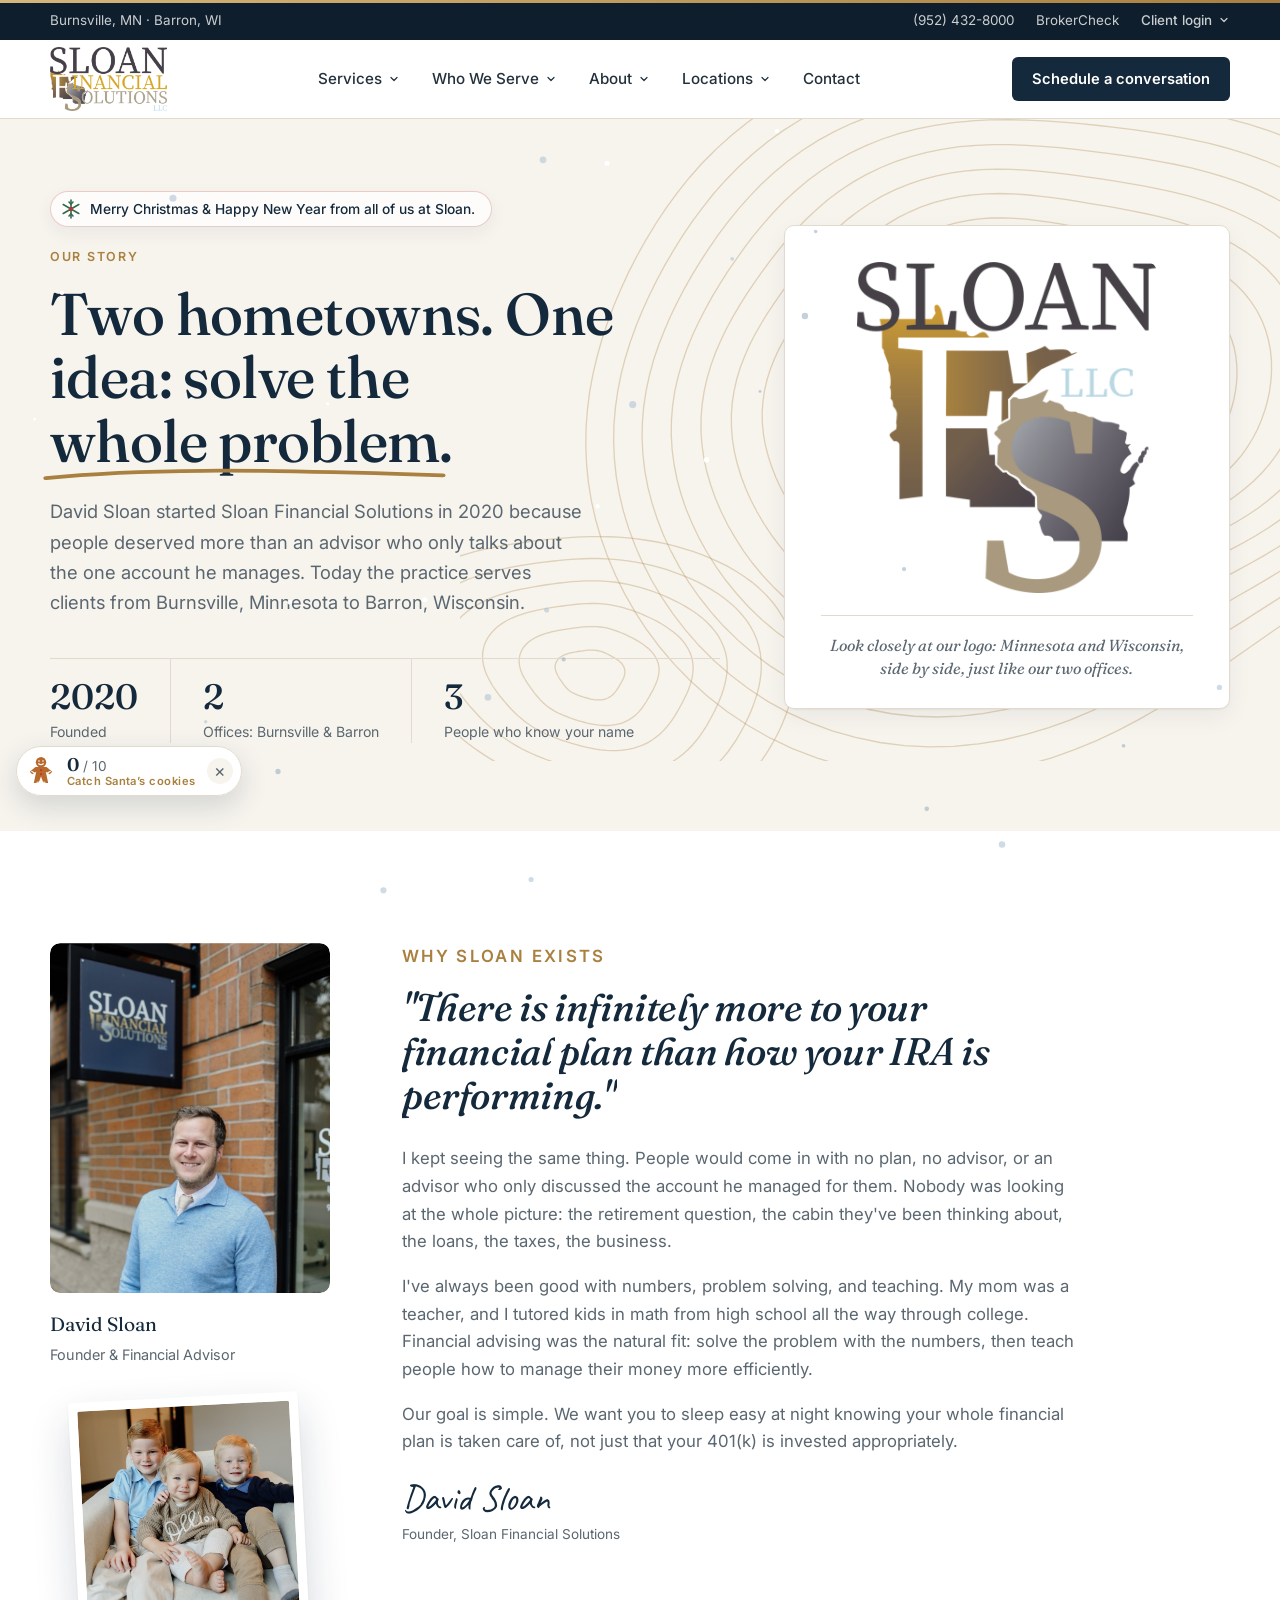
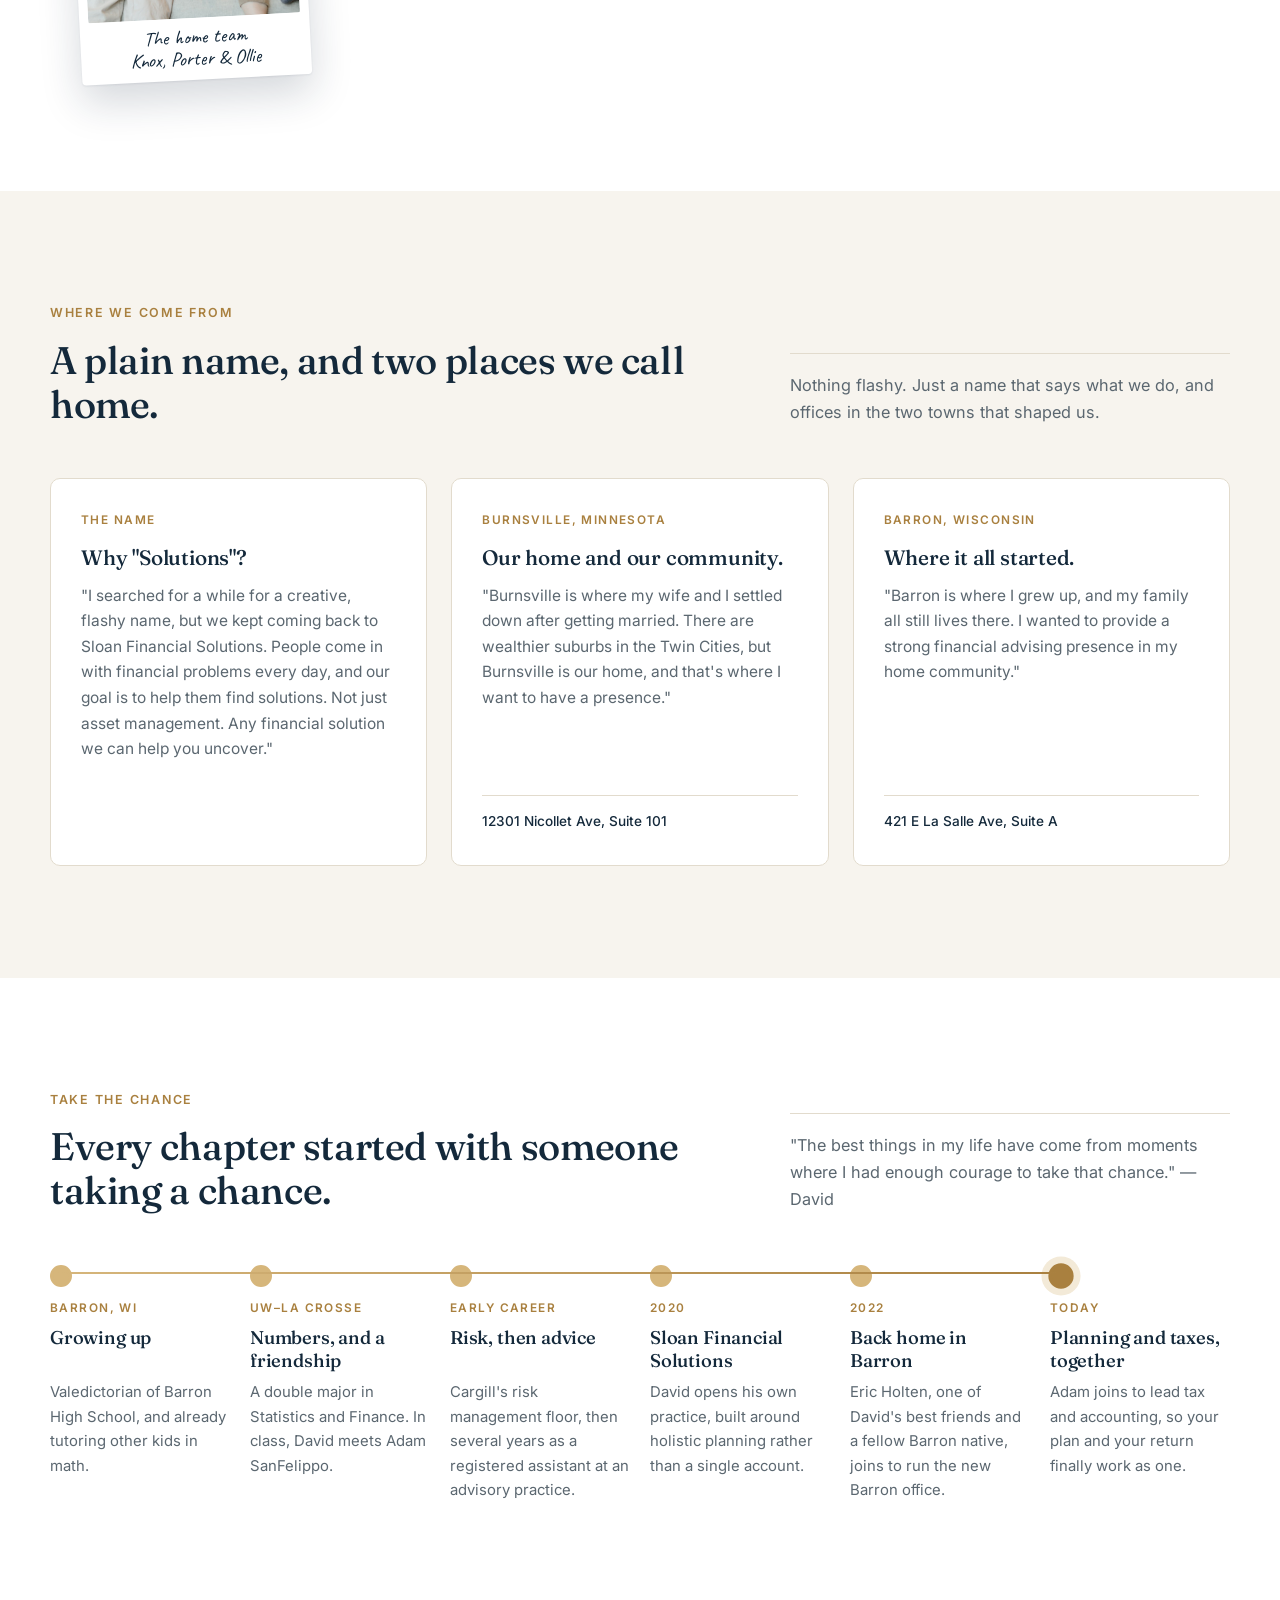
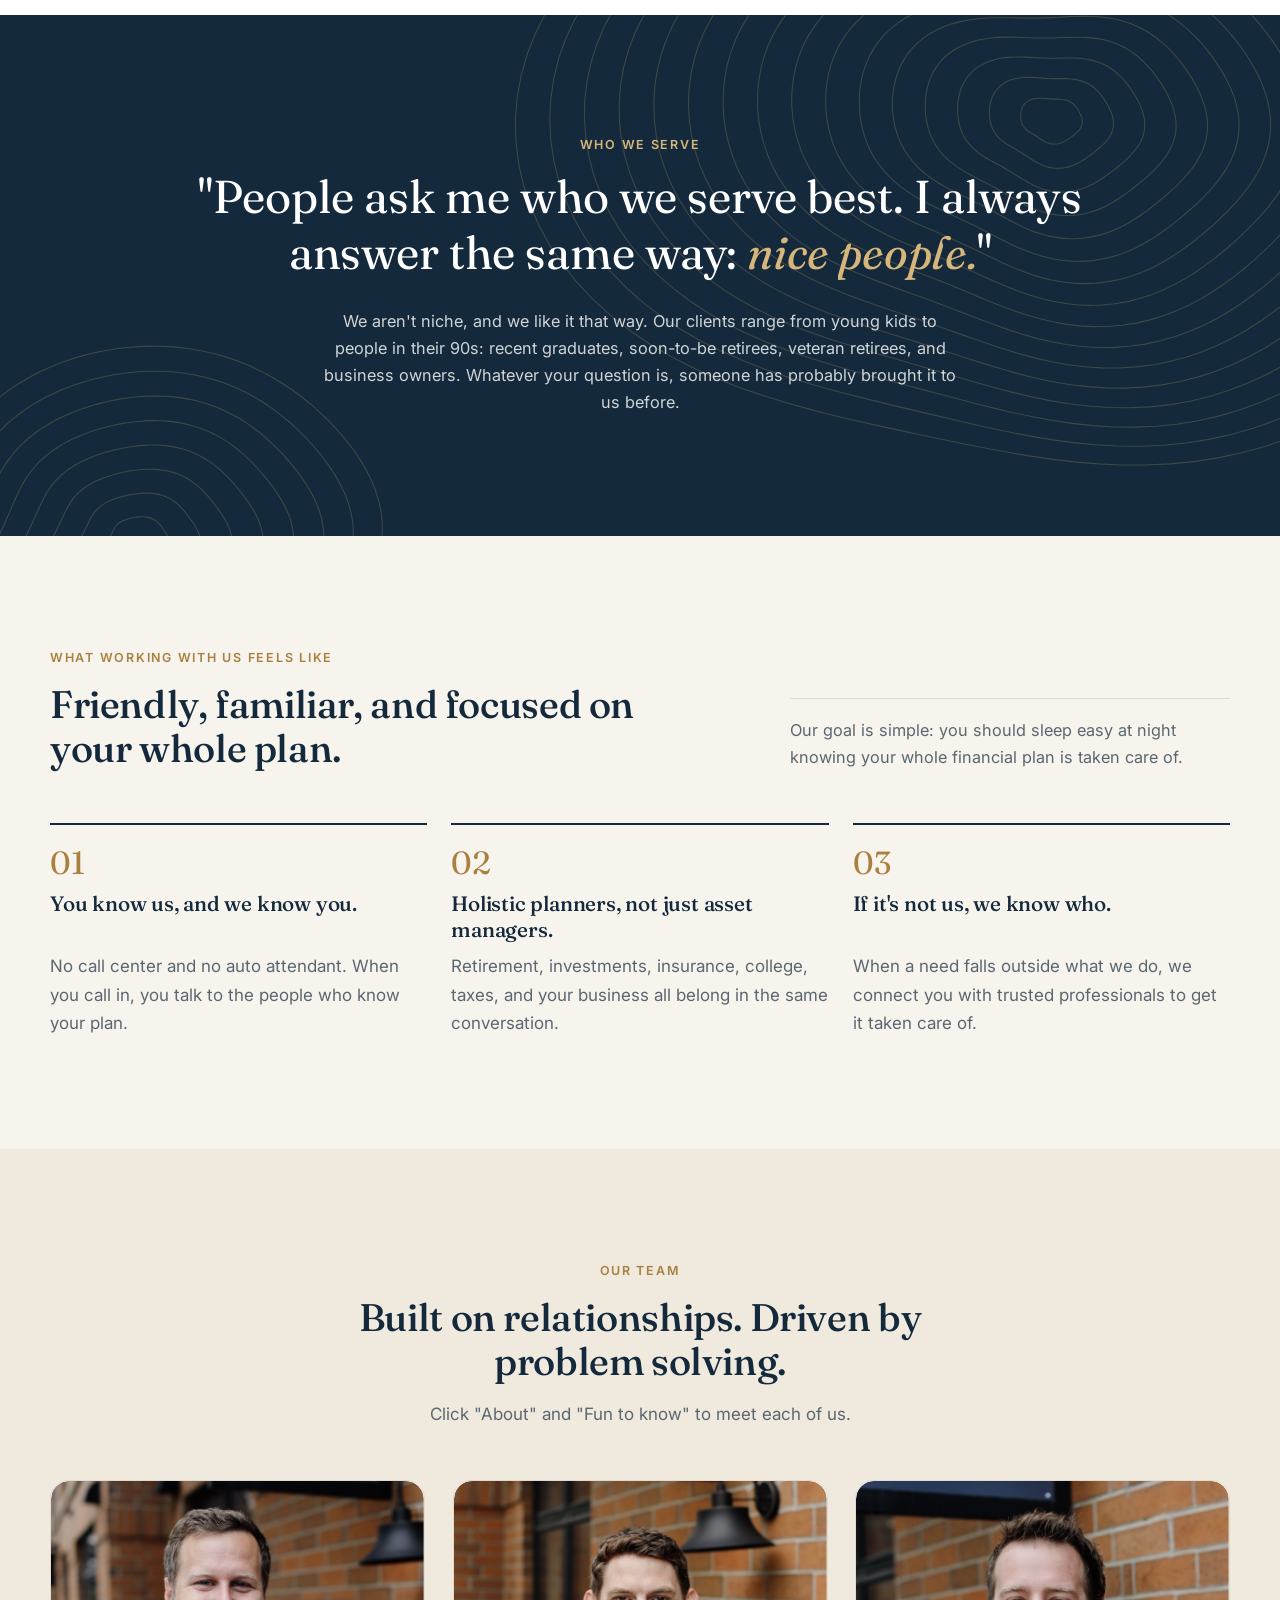
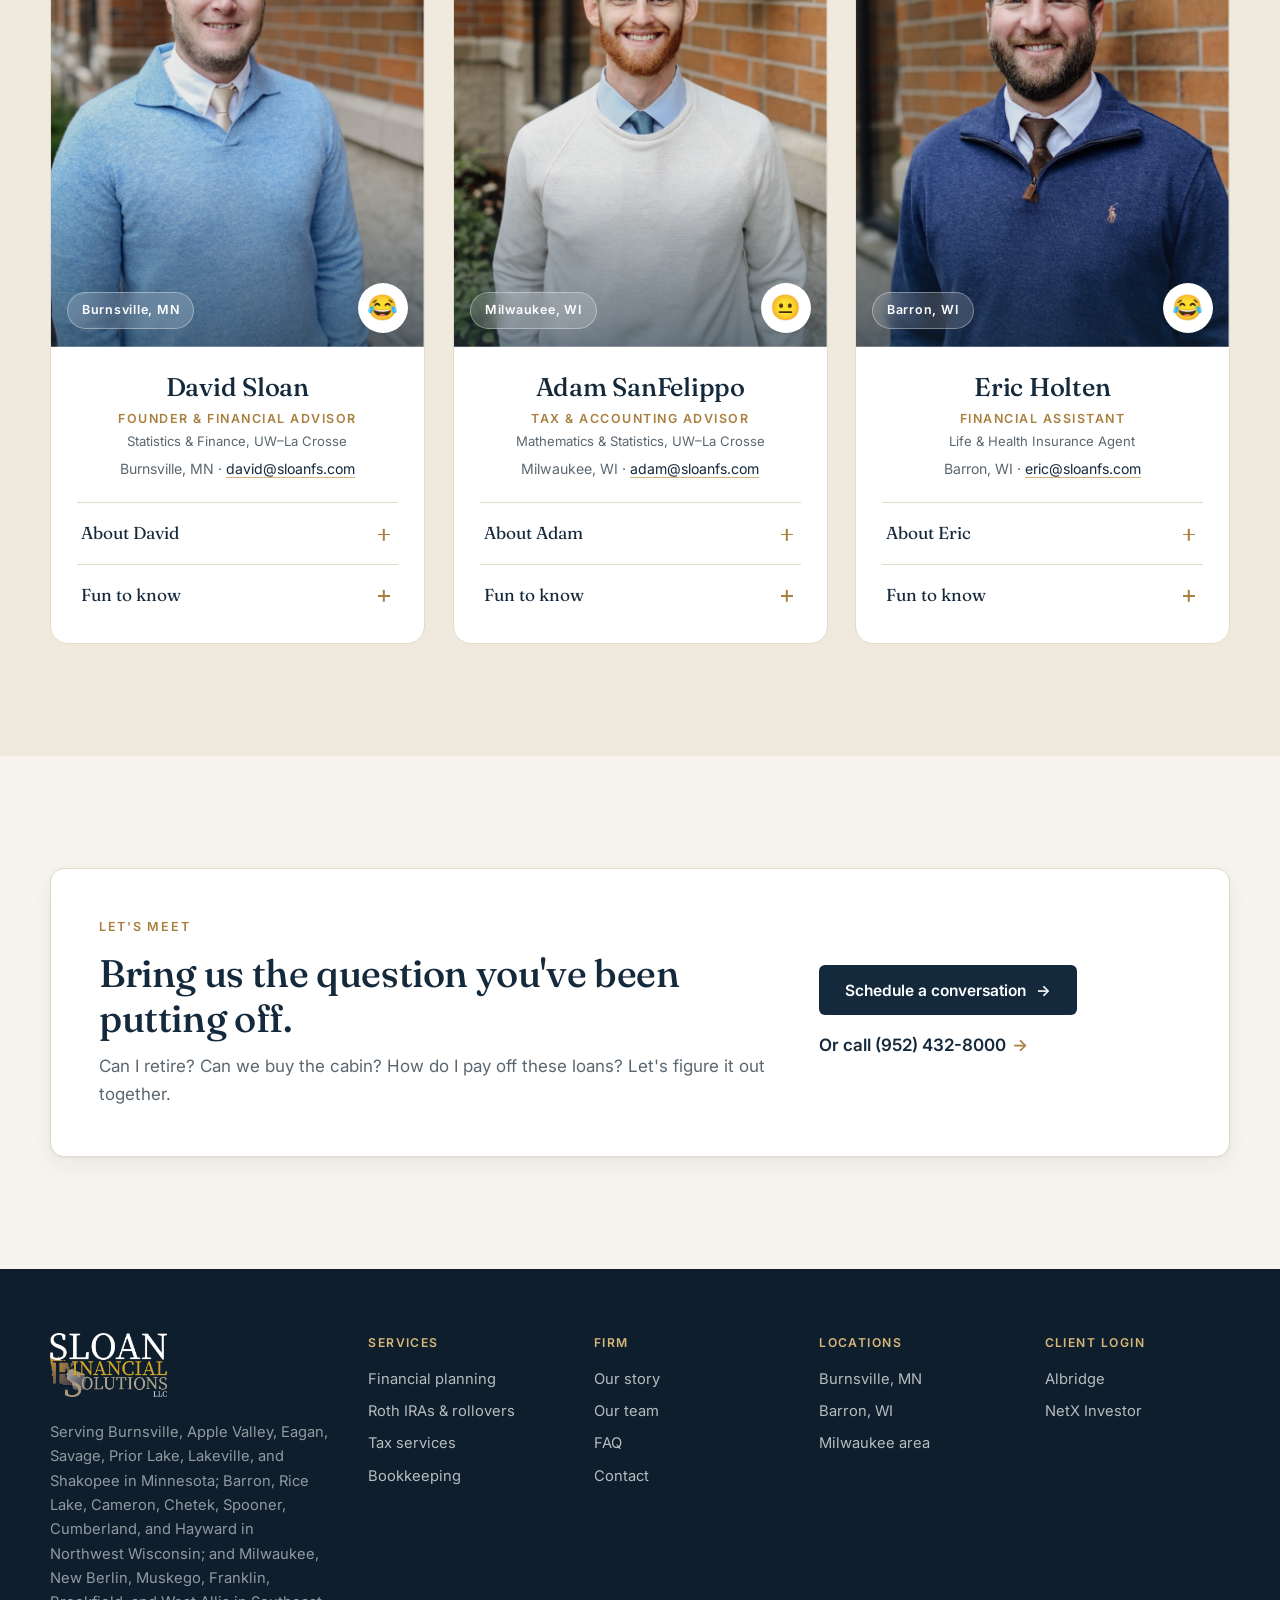
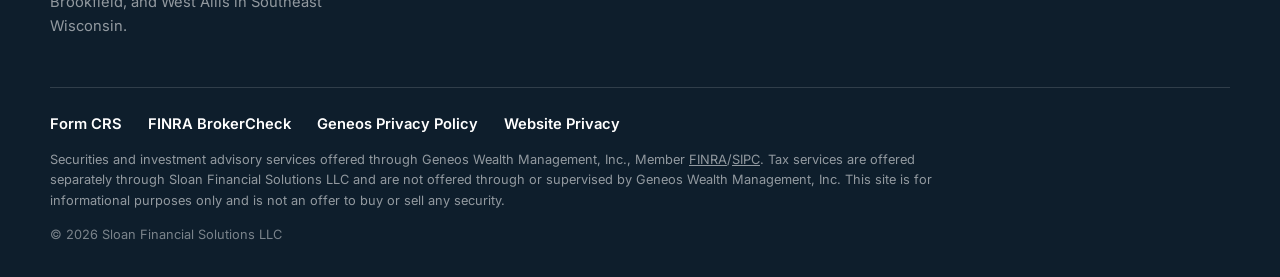
<file: our-story.html>
<!DOCTYPE html>
<html lang="en">
  <head>
    <meta charset="UTF-8" />
    <meta name="viewport" content="width=device-width, initial-scale=1.0" />
    <title>Meet David Sloan, Financial Advisor | Sloan Financial Solutions</title>
    <meta name="description" content="Meet David Sloan, founder and financial advisor at Sloan Financial Solutions in Burnsville, MN, with Adam SanFelippo and Eric Holten. Our story and our roots in Minnesota and Wisconsin." />
    <meta name="theme-color" content="#14293b" />
    <meta name="robots" content="index, follow" />
    <link rel="canonical" href="https://www.sloanfs.com/our-story" />
    <meta property="og:type" content="website" />
    <meta property="og:url" content="https://www.sloanfs.com/our-story" />
    <meta property="og:site_name" content="Sloan Financial Solutions" />
    <meta property="og:title" content="Meet David Sloan, Financial Advisor | Sloan Financial Solutions" />
    <meta property="og:description" content="Meet David Sloan, Adam SanFelippo, and Eric Holten, the team behind Sloan Financial Solutions in Burnsville, MN and Barron, WI." />
    <meta property="og:image" content="https://www.sloanfs.com/og-image.png" />
    <meta name="twitter:card" content="summary_large_image" />
    <link rel="icon" href="/favicon.ico" sizes="any" />
    <link rel="icon" type="image/png" sizes="32x32" href="/favicon-32x32.png" />
    <link rel="icon" type="image/png" sizes="16x16" href="/favicon-16x16.png" />
    <link rel="apple-touch-icon" sizes="180x180" href="/apple-touch-icon.png" />
    <link rel="manifest" href="/site.webmanifest" />
    <link rel="preconnect" href="https://fonts.googleapis.com" />
    <link rel="preconnect" href="https://fonts.gstatic.com" crossorigin />
    <link
      href="https://fonts.googleapis.com/css2?family=Fraunces:ital,opsz,wght@0,9..144,400;0,9..144,500;1,9..144,400&family=Inter:wght@400;500;600&family=Caveat:wght@500&display=swap"
      rel="stylesheet"
    />
    <link rel="stylesheet" href="styles.css?v=20" />
    <script>document.documentElement.classList.add("js");if(!matchMedia("(prefers-reduced-motion: reduce)").matches)document.documentElement.classList.add("motion");</script>
    <script type="application/ld+json">
{
  "@context": "https://schema.org",
  "@type": "AboutPage",
  "name": "Our Story & Team",
  "url": "https://www.sloanfs.com/our-story",
  "about": {
    "@id": "https://www.sloanfs.com/#burnsville"
  },
  "mainEntity": [
    {
      "@type": "Person",
      "@id": "https://www.sloanfs.com/our-story#david",
      "name": "David Sloan",
      "jobTitle": "Founder & Financial Advisor",
      "description": "David Sloan founded Sloan Financial Solutions in 2020. He grew up in Barron, Wisconsin, graduated from the University of Wisconsin–La Crosse, and lives in Burnsville, Minnesota.",
      "image": "https://www.sloanfs.com/images/david-portrait.jpg",
      "url": "https://www.sloanfs.com/our-story#david",
      "telephone": "+1-952-432-8000",
      "email": "david@sloanfs.com",
      "worksFor": {
        "@id": "https://www.sloanfs.com/#burnsville"
      },
      "alumniOf": {
        "@type": "CollegeOrUniversity",
        "name": "University of Wisconsin–La Crosse"
      },
      "homeLocation": {
        "@type": "Place",
        "name": "Burnsville, Minnesota"
      },
      "knowsAbout": [
        "Financial planning",
        "Retirement planning",
        "Roth IRAs",
        "401(k) rollovers",
        "Tax planning",
        "Estate planning"
      ]
    },
    {
      "@type": "Person",
      "@id": "https://www.sloanfs.com/our-story#adam",
      "name": "Adam SanFelippo",
      "jobTitle": "Tax & Accounting Advisor",
      "image": "https://www.sloanfs.com/images/adam-sanfelippo-headshot.jpg",
      "telephone": "+1-262-272-0744",
      "email": "adam@sloanfs.com",
      "worksFor": {
        "@id": "https://www.sloanfs.com/#burnsville"
      },
      "alumniOf": {
        "@type": "CollegeOrUniversity",
        "name": "University of Wisconsin–La Crosse"
      },
      "knowsAbout": [
        "Tax preparation",
        "Tax planning",
        "Bookkeeping"
      ]
    },
    {
      "@type": "Person",
      "@id": "https://www.sloanfs.com/our-story#eric",
      "name": "Eric Holten",
      "jobTitle": "Financial Assistant",
      "image": "https://www.sloanfs.com/images/eric-headshot.jpg",
      "telephone": "+1-715-418-2044",
      "email": "eric@sloanfs.com",
      "worksFor": {
        "@id": "https://www.sloanfs.com/#burnsville"
      },
      "workLocation": {
        "@type": "Place",
        "name": "Barron, Wisconsin"
      }
    }
  ]
}
    </script>
  </head>
  <body class="page-story">
    <a class="skip-link" href="#main">Skip to content</a>
    <div class="scroll-progress" aria-hidden="true"></div>

    <!-- Utility bar -->
    <div class="utility">
      <div class="container utility-row">
        <p class="utility-loc">Burnsville, MN &middot; Barron, WI</p>
        <div class="utility-links">
          <a href="tel:9524328000">(952) 432-8000</a>
          <a href="https://brokercheck.finra.org/" target="_blank" rel="noopener noreferrer">BrokerCheck</a>
          <div class="nav-item has-menu utility-login">
            <button type="button" class="nav-trigger" aria-expanded="false" aria-controls="menu-login">
              Client login
              <svg class="chevron" viewBox="0 0 16 16" aria-hidden="true"><path d="M4 6l4 4 4-4" fill="none" stroke="currentColor" stroke-width="1.6" stroke-linecap="round" stroke-linejoin="round"/></svg>
            </button>
            <div class="nav-menu nav-menu-right" id="menu-login">
              <a href="https://www.mainaccount.com/gwm" target="_blank" rel="noopener noreferrer"><strong>Albridge</strong><span>Account statements and performance</span></a>
              <a href="https://www.netxinvestor.com/nxi/login" target="_blank" rel="noopener noreferrer"><strong>NetX Investor</strong><span>Brokerage account access</span></a>
            </div>
          </div>
        </div>
      </div>
    </div>

    <!-- Header -->
    <header class="site-header">
      <div class="container nav-wrap">
        <a href="/" class="brand" aria-label="Sloan Financial Solutions home">
          <img decoding="async" src="images/logo-horizontal-dark.png" alt="Sloan Financial Solutions LLC" class="brand-logo" width="420" height="230" />
        </a>

        <nav class="main-nav" id="main-nav" aria-label="Main navigation">
          <div class="nav-item has-menu">
            <button type="button" class="nav-trigger" aria-expanded="false" aria-controls="menu-services">
              Services
              <svg class="chevron" viewBox="0 0 16 16" aria-hidden="true"><path d="M4 6l4 4 4-4" fill="none" stroke="currentColor" stroke-width="1.6" stroke-linecap="round" stroke-linejoin="round"/></svg>
            </button>
            <div class="nav-menu nav-menu-wide" id="menu-services">
              <div class="nav-col">
                <p class="nav-col-title"><a class="nav-col-link" href="/financial-planning">Financial services</a></p>
                <a href="/financial-planning#holistic"><strong>Holistic Financial Planning</strong><span>Your financial quarterback</span></a>
                <a href="/financial-planning#roth-ira"><strong>Roth IRAs</strong><span>Build wealth</span></a>
                <a href="/financial-planning#rollovers"><strong>Rollovers</strong><span>Organize wealth</span></a>
                <a href="/financial-planning#saving-for-minors"><strong>Saving for Minors</strong><span>529s and UTMAs</span></a>
                <a href="/financial-planning#estate-planning"><strong>Estate Planning</strong><span>Transfer wealth</span></a>
              </div>
              <div class="nav-col">
                <p class="nav-col-title"><a class="nav-col-link" href="/tax-services">Tax &amp; accounting</a></p>
                <a href="/tax-services#tax-preparation"><strong>Tax Preparation</strong><span>Individuals and businesses</span></a>
                <a href="/tax-services#tax-planning"><strong>Tax Planning</strong><span>Year-round strategy</span></a>
                <a href="/tax-services#bookkeeping"><strong>Bookkeeping</strong><span>For small businesses</span></a>
                <a href="/tax-services#bookkeeping-plus"><strong>Bookkeeping Plus</strong><span>Your outsourced CFO</span></a>
              </div>
            </div>
          </div>

          <div class="nav-item has-menu">
            <button type="button" class="nav-trigger" aria-expanded="false" aria-controls="menu-serve">
              Who We Serve
              <svg class="chevron" viewBox="0 0 16 16" aria-hidden="true"><path d="M4 6l4 4 4-4" fill="none" stroke="currentColor" stroke-width="1.6" stroke-linecap="round" stroke-linejoin="round"/></svg>
            </button>
            <div class="nav-menu nav-menu-list" id="menu-serve"><a href="/#serve"><strong>Near-Retirees</strong></a><a href="/#serve"><strong>Retirees</strong></a><a href="/#serve"><strong>Career Changers</strong></a><a href="/#serve"><strong>Young Professionals</strong></a><a href="/#serve"><strong>Families &amp; Parents</strong></a><a href="/#serve"><strong>Business Owners</strong></a><a href="/#serve"><strong>Recent Inheritance Recipients</strong></a><a href="/#serve"><strong>Legacy Builders</strong></a></div>
          </div>

          <div class="nav-item has-menu">
            <button type="button" class="nav-trigger" aria-expanded="false" aria-controls="menu-about">
              About
              <svg class="chevron" viewBox="0 0 16 16" aria-hidden="true"><path d="M4 6l4 4 4-4" fill="none" stroke="currentColor" stroke-width="1.6" stroke-linecap="round" stroke-linejoin="round"/></svg>
            </button>
            <div class="nav-menu" id="menu-about">
              <a href="our-story.html"><strong>Our Story</strong><span>Why David started Sloan in 2020</span></a>
              <a href="#team"><strong>Our Team</strong><span>Meet David, Adam, and Eric</span></a>
              <a href="/#process"><strong>How We Work</strong><span>What to expect, step by step</span></a>
              <a href="/#year"><strong>A Year with Sloan</strong><span>What we do together, month by month</span></a>
              <a href="/#faq"><strong>FAQ</strong><span>Straight answers before you call</span></a>
            </div>
          </div>

          <div class="nav-item has-menu">
            <button type="button" class="nav-trigger" aria-expanded="false" aria-controls="menu-locations">
              Locations
              <svg class="chevron" viewBox="0 0 16 16" aria-hidden="true"><path d="M4 6l4 4 4-4" fill="none" stroke="currentColor" stroke-width="1.6" stroke-linecap="round" stroke-linejoin="round"/></svg>
            </button>
            <div class="nav-menu" id="menu-locations">
              <a href="/burnsville-mn"><strong>Burnsville, MN</strong><span>12301 Nicollet Ave, Suite 101</span></a>
              <a href="/barron-wi"><strong>Barron, WI</strong><span>421 E La Salle Ave, Suite A</span></a>
              <a href="/milwaukee-wi"><strong>Milwaukee area</strong><span>Tax &amp; planning by video and phone</span></a>
            </div>
          </div>

          <a class="nav-link" href="/#contact">Contact</a>
        </nav>

        <div class="nav-actions">
          <a href="/#contact" class="button button-primary button-nav">Schedule a conversation</a>
          <button type="button" class="nav-toggle" aria-expanded="false" aria-controls="main-nav" aria-label="Open menu">
            <span></span><span></span><span></span>
          </button>
        </div>
      </div>
    </header>

<main id="main">
      <!-- Page hero -->
      <section class="story-hero">
        <img decoding="async" src="images/contours.svg" data-depth="-24" class="hero-contours" alt="" aria-hidden="true" width="900" height="700" />
        <div class="container story-hero-grid">
          <div class="story-hero-copy">
            <p class="eyebrow">Our story</p>
            <h1>Two hometowns. One idea: solve the <span class="hl">whole problem<svg class="hl-line" viewBox="0 0 300 20" preserveAspectRatio="none" aria-hidden="true"><path d="M3 14 C 70 4, 150 4, 297 11" /></svg></span>.</h1>
            <p class="lead">
              David Sloan started Sloan Financial Solutions in 2020 because people deserved more than an
              advisor who only talks about the one account he manages. Today the practice serves clients
              from Burnsville, Minnesota to Barron, Wisconsin.
            </p>
            <div class="story-facts">
              <p><strong data-count="2020" data-count-from="2000">2020</strong><span>Founded</span></p>
              <p><strong data-count="2">2</strong><span>Offices: Burnsville &amp; Barron</span></p>
              <p><strong data-count="3">3</strong><span>People who know your name</span></p>
            </div>
          </div>
          <figure class="story-logo" data-depth="10">
            <img decoding="async" src="images/logo-stacked-dark.png" alt="Sloan Financial Solutions logo, with the outlines of Minnesota and Wisconsin" width="640" height="706" />
            <figcaption>Look closely at our logo: Minnesota and Wisconsin, side by side, just like our two offices.</figcaption>
          </figure>
        </div>
      </section>

      <!-- Why Sloan exists -->
      <section class="why section">
        <div class="container why-grid">
          <aside class="why-aside">
            <div class="portrait portrait-sm portrait-photo">
              <img decoding="async" src="images/david-sign-portrait.jpg" alt="David Sloan, founder and financial advisor at Sloan Financial Solutions" width="800" height="1000" />
            </div>
            <p class="why-aside-name">David Sloan</p>
            <p class="why-aside-role">Founder &amp; Financial Advisor</p>
            <figure class="polaroid polaroid-story">
              <img decoding="async" src="images/family-boys-sitting.jpg" alt="David's sons, Knox, Porter, and Ollie" width="800" height="800" loading="lazy" />
              <figcaption>The home team<br />Knox, Porter &amp; Ollie</figcaption>
            </figure>
          </aside>

          <div class="why-copy">
            <p class="eyebrow">Why Sloan exists</p>
            <h2>"There is infinitely more to your financial plan than how your IRA is performing."</h2>
            <p>
              I kept seeing the same thing. People would come in with no plan, no advisor, or an advisor
              who only discussed the account he managed for them. Nobody was looking at the whole picture:
              the retirement question, the cabin they've been thinking about, the loans, the taxes, the
              business.
            </p>
            <p>
              I've always been good with numbers, problem solving, and teaching. My mom was a teacher, and
              I tutored kids in math from high school all the way through college. Financial advising was
              the natural fit: solve the problem with the numbers, then teach people how to manage their
              money more efficiently.
            </p>
            <p>
              Our goal is simple. We want you to sleep easy at night knowing your whole financial plan is
              taken care of, not just that your 401(k) is invested appropriately.
            </p>
            <div class="signature-row">
              <span class="signature">David Sloan</span>
              <span class="signature-caption">Founder, Sloan Financial Solutions</span>
            </div>
          </div>
        </div>
      </section>

      <!-- Name + hometowns -->
      <section class="roots section">
        <div class="container">
          <div class="section-head">
            <p class="eyebrow">Where we come from</p>
            <h2>A plain name, and two places we call home.</h2>
            <p class="section-sub">Nothing flashy. Just a name that says what we do, and offices in the two towns that shaped us.</p>
          </div>

          <div class="roots-grid">
            <article class="roots-card">
              <span class="roots-kicker">The name</span>
              <h3>Why "Solutions"?</h3>
              <p>
                "I searched for a while for a creative, flashy name, but we kept coming back to Sloan
                Financial Solutions. People come in with financial problems every day, and our goal is to
                help them find solutions. Not just asset management. Any financial solution we can help
                you uncover."
              </p>
            </article>

            <article class="roots-card roots-card-mn">
              <span class="roots-kicker">Burnsville, Minnesota</span>
              <h3>Our home and our community.</h3>
              <p>
                "Burnsville is where my wife and I settled down after getting married. There are wealthier
                suburbs in the Twin Cities, but Burnsville is our home, and that's where I want to have a
                presence."
              </p>
              <p class="roots-address">12301 Nicollet Ave, Suite 101</p>
            </article>

            <article class="roots-card roots-card-wi">
              <span class="roots-kicker">Barron, Wisconsin</span>
              <h3>Where it all started.</h3>
              <p>
                "Barron is where I grew up, and my family all still lives there. I wanted to provide a
                strong financial advising presence in my home community."
              </p>
              <p class="roots-address">421 E La Salle Ave, Suite A</p>
            </article>
          </div>
        </div>
      </section>

      <!-- Timeline -->
      <section class="chapters section">
        <div class="container">
          <div class="section-head">
            <p class="eyebrow">Take the chance</p>
            <h2>Every chapter started with someone taking a chance.</h2>
            <p class="section-sub">
              "The best things in my life have come from moments where I had enough courage to take that
              chance." &mdash; David
            </p>
          </div>

          <ol class="chapter-list">
            <li class="fx-up">
              <span class="chapter-when">Barron, WI</span>
              <h3>Growing up</h3>
              <p>Valedictorian of Barron High School, and already tutoring other kids in math.</p>
            </li>
            <li class="fx-up">
              <span class="chapter-when">UW&ndash;La Crosse</span>
              <h3>Numbers, and a friendship</h3>
              <p>A double major in Statistics and Finance. In class, David meets Adam SanFelippo.</p>
            </li>
            <li class="fx-up">
              <span class="chapter-when">Early career</span>
              <h3>Risk, then advice</h3>
              <p>Cargill's risk management floor, then several years as a registered assistant at an advisory practice.</p>
            </li>
            <li class="fx-up">
              <span class="chapter-when">2020</span>
              <h3>Sloan Financial Solutions</h3>
              <p>David opens his own practice, built around holistic planning rather than a single account.</p>
            </li>
            <li class="fx-up">
              <span class="chapter-when">2022</span>
              <h3>Back home in Barron</h3>
              <p>Eric Holten, one of David's best friends and a fellow Barron native, joins to run the new Barron office.</p>
            </li>
            <li class="fx-up chapter-now">
              <span class="chapter-when">Today</span>
              <h3>Planning and taxes, together</h3>
              <p>Adam joins to lead tax and accounting, so your plan and your return finally work as one.</p>
            </li>
          </ol>
        </div>
      </section>

      <!-- Nice people quote -->
      <section class="quote-band">
        <img decoding="async" src="images/contours-light.svg" class="contact-contours" alt="" aria-hidden="true" width="1400" height="700" />
        <div class="container quote-inner">
          <p class="eyebrow eyebrow-light">Who we serve</p>
          <blockquote class="big-quote">
            <p>"People ask me who we serve best. I always answer the same way: <em>nice people.</em>"</p>
          </blockquote>
          <p class="quote-sub">
            We aren't niche, and we like it that way. Our clients range from young kids to people in
            their 90s: recent graduates, soon-to-be retirees, veteran retirees, and business owners.
            Whatever your question is, someone has probably brought it to us before.
          </p>
        </div>
      </section>

      <!-- Commitments -->
      <section class="promises section">
        <div class="container">
          <div class="section-head">
            <p class="eyebrow">What working with us feels like</p>
            <h2>Friendly, familiar, and focused on your whole plan.</h2>
            <p class="section-sub">Our goal is simple: you should sleep easy at night knowing your whole financial plan is taken care of.</p>
          </div>
          <div class="promise-grid">
            <article class="promise">
              <span class="promise-num">01</span>
              <h3>You know us, and we know you.</h3>
              <p>No call center and no auto attendant. When you call in, you talk to the people who know your plan.</p>
            </article>
            <article class="promise">
              <span class="promise-num">02</span>
              <h3>Holistic planners, not just asset managers.</h3>
              <p>Retirement, investments, insurance, college, taxes, and your business all belong in the same conversation.</p>
            </article>
            <article class="promise">
              <span class="promise-num">03</span>
              <h3>If it's not us, we know who.</h3>
              <p>When a need falls outside what we do, we connect you with trusted professionals to get it taken care of.</p>
            </article>
          </div>
        </div>
      </section>

      <!-- Team -->
      <section id="team" class="people section">
        <div class="container">
          <div class="section-head center">
            <p class="eyebrow">Our team</p>
            <h2>Built on relationships. Driven by problem solving.</h2>
            <p class="section-sub">Click "About" and "Fun to know" to meet each of us.</p>
          </div>

          <div class="people-grid">
            <!-- David -->
            <article class="person" id="david">
              <div class="person-photo">
                <img decoding="async" src="images/david-portrait.jpg" alt="David Sloan" width="800" height="1000" loading="lazy" />
                <span class="person-place">Burnsville, MN</span>
                <span class="person-emoji" title="Most-used emoji" aria-label="Most-used emoji: tears of joy">😂</span>
              </div>
              <h3>David Sloan</h3>
              <p class="person-role">Founder &amp; Financial Advisor</p>
              <p class="person-sub">Statistics &amp; Finance, UW&ndash;La Crosse</p>
              <p class="person-office">Burnsville, MN &middot; <a href="mailto:david@sloanfs.com">david@sloanfs.com</a></p>

              <details class="person-acc">
                <summary>About David</summary>
                <div class="acc-body">
                  <p>
                    David founded Sloan Financial Solutions at the beginning of 2020. Before that, he spent
                    several years as a registered assistant at another financial advising practice, and
                    before that he worked on Cargill's risk management floor.
                  </p>
                  <p>
                    Day to day, David meets with clients to understand where they stand and what their next
                    steps should be. Outside of meetings, he and the team manage client investment accounts,
                    review performance, and evaluate new opportunities for clients.
                  </p>
                  <p>
                    His favorite part of the job is lifting the weight off a question someone has been
                    dreading for years. "Seeing the weight of some of these questions being lifted off of
                    people brings me a lot of fulfillment."
                  </p>
                  <p>
                    David graduated from UW&ndash;La Crosse in 2015 with a double major in Statistics, with an
                    actuarial emphasis, and Finance. He grew up in Barron, Wisconsin, and now lives in
                    Burnsville with his wife, Amanda, their sons Knox, Porter, and Ollie, and Brinkley, their
                    Wheaten Terrier. When he's not in the office, he's fishing, hunting, landscaping, walking
                    in the woods, or coaching youth sports.
                  </p>
                </div>
              </details>

              <details class="person-acc">
                <summary>Fun to know</summary>
                <dl class="acc-body fun">
                  <div><dt>Favorite time of year</dt><dd>Fall. "Cooler temps, great time of year for fishing and hunting. Just a great time to be outside."</dd></div>
                  <div><dt>Life's theme song</dt><dd><span class="song">&#9835; "As She's Walking Away," Zac Brown Band &amp; Alan Jackson</span>"Don't let the opportunity pass you by. Ask her to dance, take a chance." It's how he met Amanda, and how he started a business.</dd></div>
                  <div><dt>Friends and family say he's</dt><dd>Patient, a good listener, a creative problem solver, kind, and determined.</dd></div>
                  <div><dt>Most-used emoji</dt><dd class="emoji-answer">😂</dd></div>
                </dl>
              </details>
            </article>

            <!-- Adam -->
            <article class="person" id="adam">
              <div class="person-photo">
                <img decoding="async" src="images/adam-sanfelippo-portrait.jpg" alt="Adam SanFelippo" width="800" height="1000" loading="lazy" />
                <span class="person-place">Milwaukee, WI</span>
                <span class="person-emoji" title="Most-used emoji" aria-label="Most-used emoji: neutral face">😐</span>
              </div>
              <h3>Adam SanFelippo</h3>
              <p class="person-role">Tax &amp; Accounting Advisor</p>
              <p class="person-sub">Mathematics &amp; Statistics, UW&ndash;La Crosse</p>
              <p class="person-office">Milwaukee, WI &middot; <a href="mailto:adam@sloanfs.com">adam@sloanfs.com</a></p>

              <details class="person-acc">
                <summary>About Adam</summary>
                <div class="acc-body">
                  <p>
                    Adam leads the tax side of Sloan Financial Solutions. Before joining, he spent a little
                    over ten years with Associated Bank, primarily in risk management, and started his career
                    doing actuarial work in the retirement space at Willis Towers Watson.
                  </p>
                  <p>
                    Adam and David met in college and quickly became friends, taking many of the same courses.
                    When David set out to add tax services, bringing in one of his closest friends was a
                    natural fit.
                  </p>
                  <p>
                    His work goes beyond compiling data and submitting a return. Adam focuses on accurate,
                    timely preparation and on the strategic tax moves that strengthen a client's overall plan.
                    "Even if we identify just one opportunity that someone didn't know was available to them,
                    that can make a meaningful difference over time."
                  </p>
                  <p>
                    Adam holds a bachelor's degree in Mathematics and Statistics with an Actuarial Science
                    emphasis and a minor in Business from UW&ndash;La Crosse. He grew up in Milwaukee and lives
                    in Big Bend, Wisconsin, with his wife, Sadie, their boys Finn and Mac, and two Springer
                    Spaniels, Cocoa and Juan Pablo. "Needless to say, our house stays pretty busy." He still
                    plays baseball and softball when he can, often with his dad, and golf is "definitely an
                    obsession."
                  </p>
                </div>
              </details>

              <details class="person-acc">
                <summary>Fun to know</summary>
                <dl class="acc-body fun">
                  <div><dt>Favorite time of year</dt><dd>September into October. "Not too hot, not too cold, and about as good as it gets for baseball, softball, and golf."</dd></div>
                  <div><dt>Life's theme song</dt><dd><span class="song">&#9835; "Tubthumping," Chumbawamba</span>"Hmm... good question. Maybe Tubthumping?"</dd></div>
                  <div><dt>Friends and family say he's</dt><dd>The "figure it out" guy. "If I don't know the answer, I'm usually going to keep working at it until I figure it out."</dd></div>
                  <div><dt>Most-used emoji</dt><dd class="emoji-answer">😐 <span class="emoji-note">"I'm honestly not much of an emoji person."</span></dd></div>
                </dl>
              </details>
            </article>

            <!-- Eric -->
            <article class="person" id="eric">
              <div class="person-photo">
                <img decoding="async" src="images/eric-portrait.jpg" alt="Eric Holten" width="800" height="1000" loading="lazy" />
                <span class="person-place">Barron, WI</span>
                <span class="person-emoji" title="Most-used emoji" aria-label="Most-used emoji: tears of joy">😂</span>
              </div>
              <h3>Eric Holten</h3>
              <p class="person-role">Financial Assistant</p>
              <p class="person-sub">Life &amp; Health Insurance Agent</p>
              <p class="person-office">Barron, WI &middot; <a href="mailto:eric@sloanfs.com">eric@sloanfs.com</a></p>

              <details class="person-acc">
                <summary>About Eric</summary>
                <div class="acc-body">
                  <p>
                    Eric joined Sloan Financial Solutions in April 2022 to help manage the new Barron office.
                    Before that, he was a Regional Sales Manager for a large food processing parts and
                    equipment company, traveling the country to work with plant managers, owners, and
                    industry leaders.
                  </p>
                  <p>
                    With two kids under four at the time, he wanted to be home for the everyday moments. David,
                    one of his best friends and a fellow Barron native, was growing the business. "It felt like
                    the right opportunity at the right time."
                  </p>
                  <p>
                    Eric helps people understand what's possible and build a plan unique to their situation,
                    whether they're just getting started, turning goals into reality in their middle years, or
                    preparing for retirement. "The real reward is sitting across the table from someone,
                    understanding what matters to them, and helping them build a plan to get there."
                  </p>
                  <p>
                    He earned a bachelor's degree in Business Management from UW&ndash;Eau Claire. Eric grew up just
                    south of Barron and lives outside Prairie Farm with his wife, Kaitlin, and their kids, Emmy and
                    Teddy. He's passionate about archery hunting and land management, coaches the Barron Varsity
                    Boys basketball team, and still plays sand volleyball with Kaitlin in leagues and tournaments.
                  </p>
                </div>
              </details>

              <details class="person-acc">
                <summary>Fun to know</summary>
                <dl class="acc-body fun">
                  <div><dt>Favorite time of year</dt><dd>Mid-September through November. "It's hunting season!"</dd></div>
                  <div><dt>Life's theme song</dt><dd><span class="song">&#9835; "Buy Dirt," Jordan Davis</span></dd></div>
                  <div><dt>His kids say he's good at</dt><dd>"Shooting deer, teaching basketball, playing volleyball at Chetek and the Waupaca Boatride Tournament, and trim boards." &mdash; Emmy, 7<br /><br />"Looking to find deer and shooting deer." Anything else? "Nope." &mdash; Teddy, 5</dd></div>
                  <div><dt>Most-used emoji</dt><dd class="emoji-answer">😂 <span class="emoji-note">"Definitely the laugh crying emoji."</span></dd></div>
                </dl>
              </details>
            </article>
          </div>
        </div>
      </section>

      <!-- CTA -->
      <section class="story-cta section">
        <div class="container story-cta-inner">
          <div>
            <p class="eyebrow">Let's meet</p>
            <h2>Bring us the question you've been putting off.</h2>
            <p>Can I retire? Can we buy the cabin? How do I pay off these loans? Let's figure it out together.</p>
          </div>
          <div class="story-cta-actions">
            <a href="/#contact" class="button button-primary button-arrow">Schedule a conversation <span aria-hidden="true">&rarr;</span></a>
            <a href="tel:9524328000" class="text-cta">Or call (952) 432-8000 <span aria-hidden="true">&rarr;</span></a>
          </div>
        </div>
      </section>
    </main>


    <footer class="site-footer">
      <div class="container footer-grid">
        <div>
          <a href="/" class="brand brand-footer" aria-label="Sloan Financial Solutions home">
            <img decoding="async" src="images/logo-horizontal-light.png" alt="Sloan Financial Solutions LLC" class="brand-logo" width="420" height="230" loading="lazy" />
          </a>
          <p class="footer-note">Serving Burnsville, Apple Valley, Eagan, Savage, Prior Lake, Lakeville, and Shakopee in Minnesota; Barron, Rice Lake, Cameron, Chetek, Spooner, Cumberland, and Hayward in Northwest Wisconsin; and Milwaukee, New Berlin, Muskego, Franklin, Brookfield, and West Allis in Southeast Wisconsin.</p>
        </div>
        <div>
          <p class="footer-title">Services</p>
          <ul>
            <li><a href="/financial-planning">Financial planning</a></li>
            <li><a href="/financial-planning#roth-ira">Roth IRAs &amp; rollovers</a></li>
            <li><a href="/tax-services">Tax services</a></li>
            <li><a href="/tax-services#bookkeeping">Bookkeeping</a></li>
          </ul>
        </div>
        <div>
          <p class="footer-title">Firm</p>
          <ul>
            <li><a href="our-story.html">Our story</a></li>
            <li><a href="#team">Our team</a></li>
            <li><a href="/#faq">FAQ</a></li>
            <li><a href="/#contact">Contact</a></li>
          </ul>
        </div>
        <div>
          <p class="footer-title">Locations</p>
          <ul>
            <li><a href="/burnsville-mn">Burnsville, MN</a></li>
            <li><a href="/barron-wi">Barron, WI</a></li>
            <li><a href="/milwaukee-wi">Milwaukee area</a></li>
          </ul>
        </div>
        <div>
          <p class="footer-title">Client login</p>
          <ul>
            <li><a href="https://www.mainaccount.com/gwm" target="_blank" rel="noopener noreferrer">Albridge</a></li>
            <li><a href="https://www.netxinvestor.com/nxi/login" target="_blank" rel="noopener noreferrer">NetX Investor</a></li>
          </ul>
        </div>
      </div>

      <div class="container footer-legal">
        <p class="legal-links">
          <a href="https://www.geneoswealth.com/reg-bi-form-crs-disclosure.html" target="_blank" rel="noopener noreferrer">Form CRS</a>
          <a href="https://brokercheck.finra.org/" target="_blank" rel="noopener noreferrer">FINRA BrokerCheck</a>
          <a href="https://www.geneoswealth.com/privacy-policy.html" target="_blank" rel="noopener noreferrer">Geneos Privacy Policy</a>
          <a href="privacy.html">Website Privacy</a>
        </p>
        <p class="disclosure">
          Securities and investment advisory services offered through Geneos Wealth Management, Inc.,
          Member <a href="https://www.finra.org/" target="_blank" rel="noopener noreferrer">FINRA</a>/<a href="https://www.sipc.org/" target="_blank" rel="noopener noreferrer">SIPC</a>.
          Tax services are offered separately through Sloan Financial Solutions LLC and are not
          offered through or supervised by Geneos Wealth Management, Inc. This site is for
          informational purposes only and is not an offer to buy or sell any security.
        </p>
        <p class="copyright">&copy; <span id="copyright-year">2026</span> Sloan Financial Solutions LLC</p>
      </div>
    </footer>
    <div class="mobile-cta" aria-label="Quick contact">
      <a href="tel:9524328000" class="mobile-cta-call">Call</a>
      <a href="/#contact" class="mobile-cta-book">Schedule a conversation</a>
    </div>

    <script src="vendor/lenis.min.js" defer></script>
    <script src="script.js?v=20" defer></script>
    <script src="seasonal.js?v=20" defer></script>
  </body>
</html>
</file>
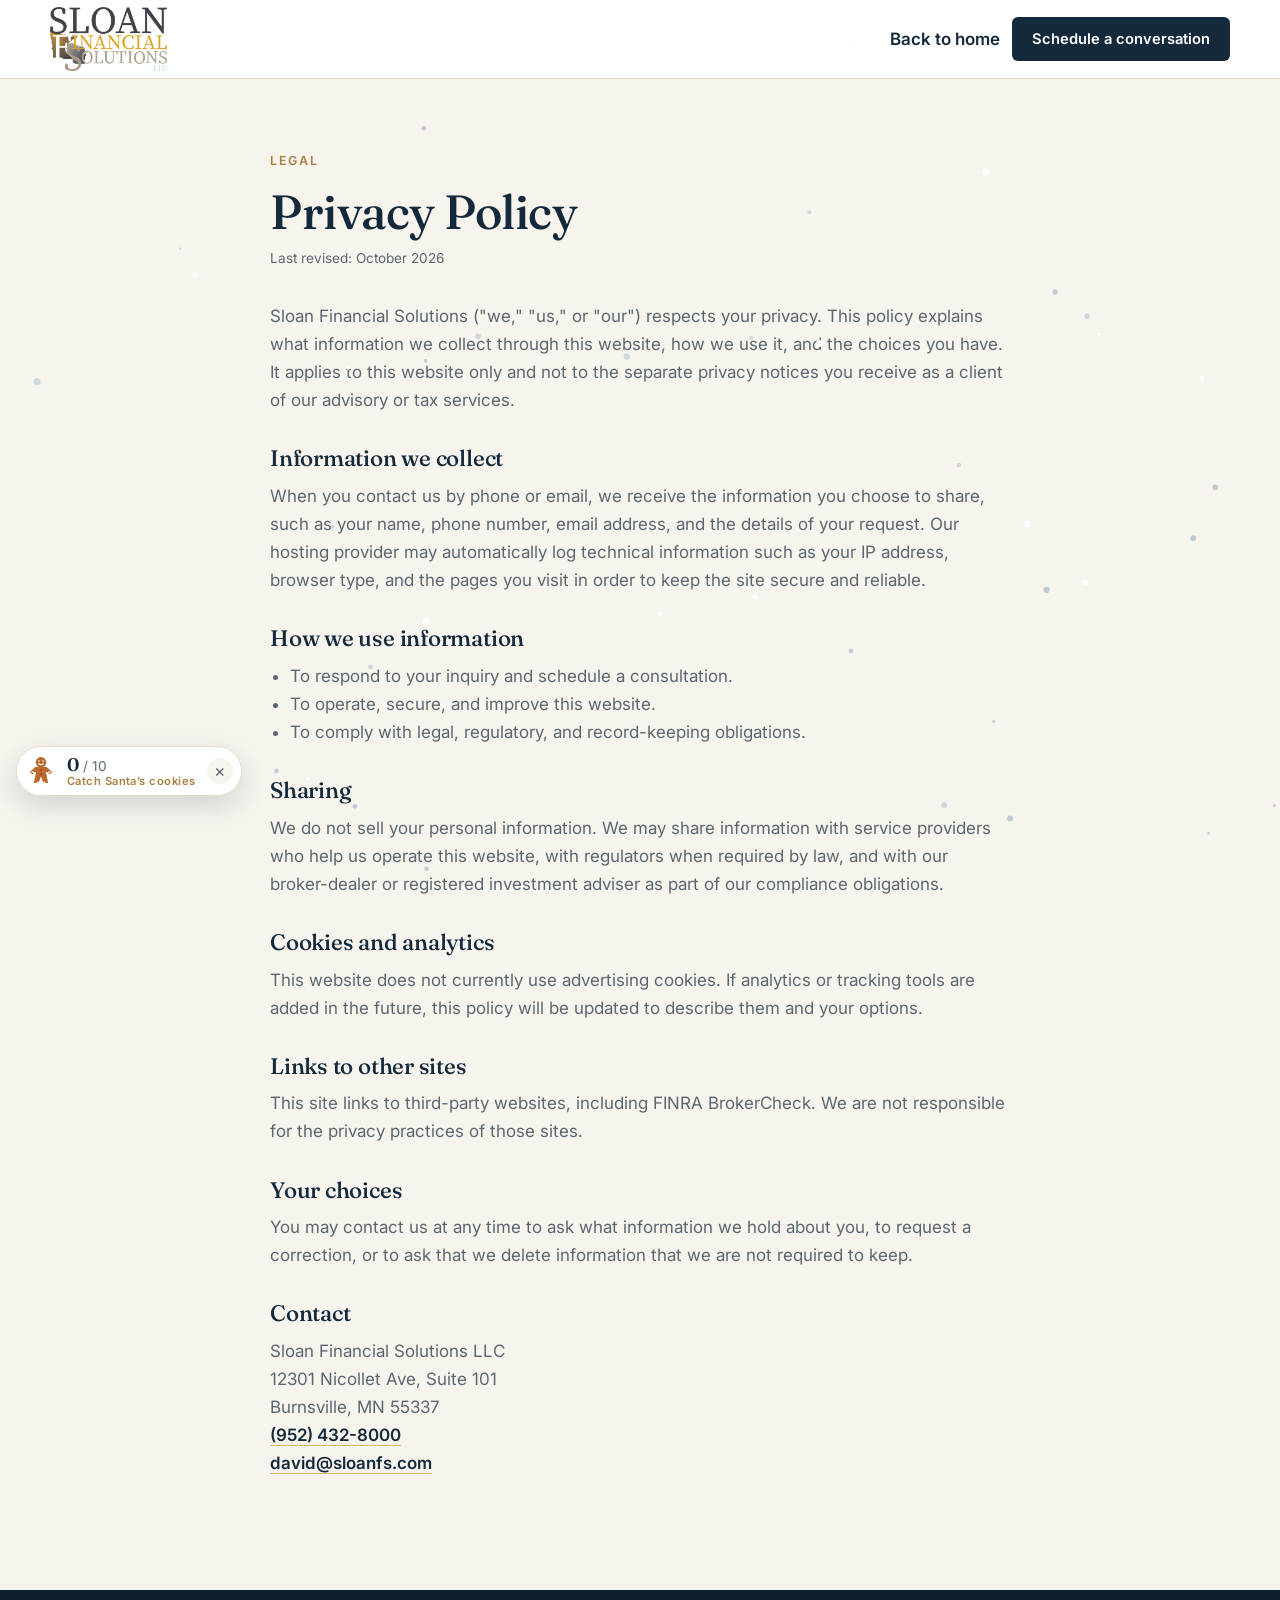
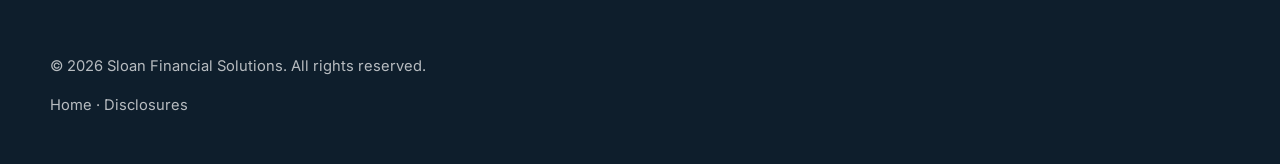
<file: privacy.html>
<!DOCTYPE html>
<html lang="en">
  <head>
    <meta charset="UTF-8" />
    <meta name="viewport" content="width=device-width, initial-scale=1.0" />
    <meta name="description" content="Privacy policy for the Sloan Financial Solutions website." />
    <title>Privacy Policy | Sloan Financial Solutions</title>
    <meta name="theme-color" content="#1b2f3f" />
    <meta name="robots" content="noindex, follow" />
    <link rel="icon" href="/favicon.ico" sizes="any" />
    <link rel="apple-touch-icon" href="/apple-touch-icon.png" />
    <link rel="preconnect" href="https://fonts.googleapis.com" />
    <link rel="preconnect" href="https://fonts.gstatic.com" crossorigin />
    <link
      href="https://fonts.googleapis.com/css2?family=Fraunces:ital,opsz,wght@0,9..144,400;0,9..144,500;0,9..144,600;1,9..144,400&family=Inter:wght@400;500;600;700&display=swap"
      rel="stylesheet"
    />
    <link rel="stylesheet" href="styles.css?v=20" />
    <script>document.documentElement.classList.add("js");if(!matchMedia("(prefers-reduced-motion: reduce)").matches)document.documentElement.classList.add("motion");</script>
  </head>
  <body>
    <header class="site-header">
      <div class="container nav-wrap">
        <a href="/" class="brand" aria-label="Sloan Financial Solutions home">
          <img src="images/logo-horizontal-dark.png" alt="Sloan Financial Solutions LLC" class="brand-logo" width="420" height="230" />
        </a>
        <div class="nav-actions">
          <a href="/" class="text-cta">Back to home</a>
          <a href="/#contact" class="button button-primary button-nav">Schedule a conversation</a>
        </div>
      </div>
    </header>

    <main class="legal-page">
      <div class="container legal-wrap">
        <p class="eyebrow">Legal</p>
        <h1>Privacy Policy</h1>
        <p class="legal-updated">Last revised: October 2026</p>

        <p>
          Sloan Financial Solutions ("we," "us," or "our") respects your privacy. This policy explains
          what information we collect through this website, how we use it, and the choices you have.
          It applies to this website only and not to the separate privacy notices you receive as a
          client of our advisory or tax services.
        </p>

        <h2>Information we collect</h2>
        <p>
          When you contact us by phone or email, we receive the information you choose to share, such
          as your name, phone number, email address, and the details of your request. Our hosting
          provider may automatically log technical information such as your IP address, browser type,
          and the pages you visit in order to keep the site secure and reliable.
        </p>

        <h2>How we use information</h2>
        <ul>
          <li>To respond to your inquiry and schedule a consultation.</li>
          <li>To operate, secure, and improve this website.</li>
          <li>To comply with legal, regulatory, and record-keeping obligations.</li>
        </ul>

        <h2>Sharing</h2>
        <p>
          We do not sell your personal information. We may share information with service providers
          who help us operate this website, with regulators when required by law, and with our
          broker-dealer or registered investment adviser as part of our compliance obligations.
        </p>

        <h2>Cookies and analytics</h2>
        <p>
          This website does not currently use advertising cookies. If analytics or tracking tools are
          added in the future, this policy will be updated to describe them and your options.
        </p>

        <h2>Links to other sites</h2>
        <p>
          This site links to third-party websites, including FINRA BrokerCheck. We are not responsible
          for the privacy practices of those sites.
        </p>

        <h2>Your choices</h2>
        <p>
          You may contact us at any time to ask what information we hold about you, to request a
          correction, or to ask that we delete information that we are not required to keep.
        </p>

        <h2>Contact</h2>
        <p>
          Sloan Financial Solutions LLC<br />
          12301 Nicollet Ave, Suite 101<br />
          Burnsville, MN 55337<br />
          <a href="tel:9524328000">(952) 432-8000</a><br />
          <a href="mailto:david@sloanfs.com">david@sloanfs.com</a>
        </p>
      </div>
    </main>

    <footer class="site-footer">
      <div class="container footer-bottom">
        <p>&copy; <span id="copyright-year">2026</span> Sloan Financial Solutions. All rights reserved.</p>
        <p><a href="/">Home</a> &middot; <a href="/#disclosures">Disclosures</a></p>
      </div>
    </footer>
    <script src="script.js?v=20" defer></script>
    <script src="seasonal.js?v=20" defer></script>
  </body>
</html>
</file>
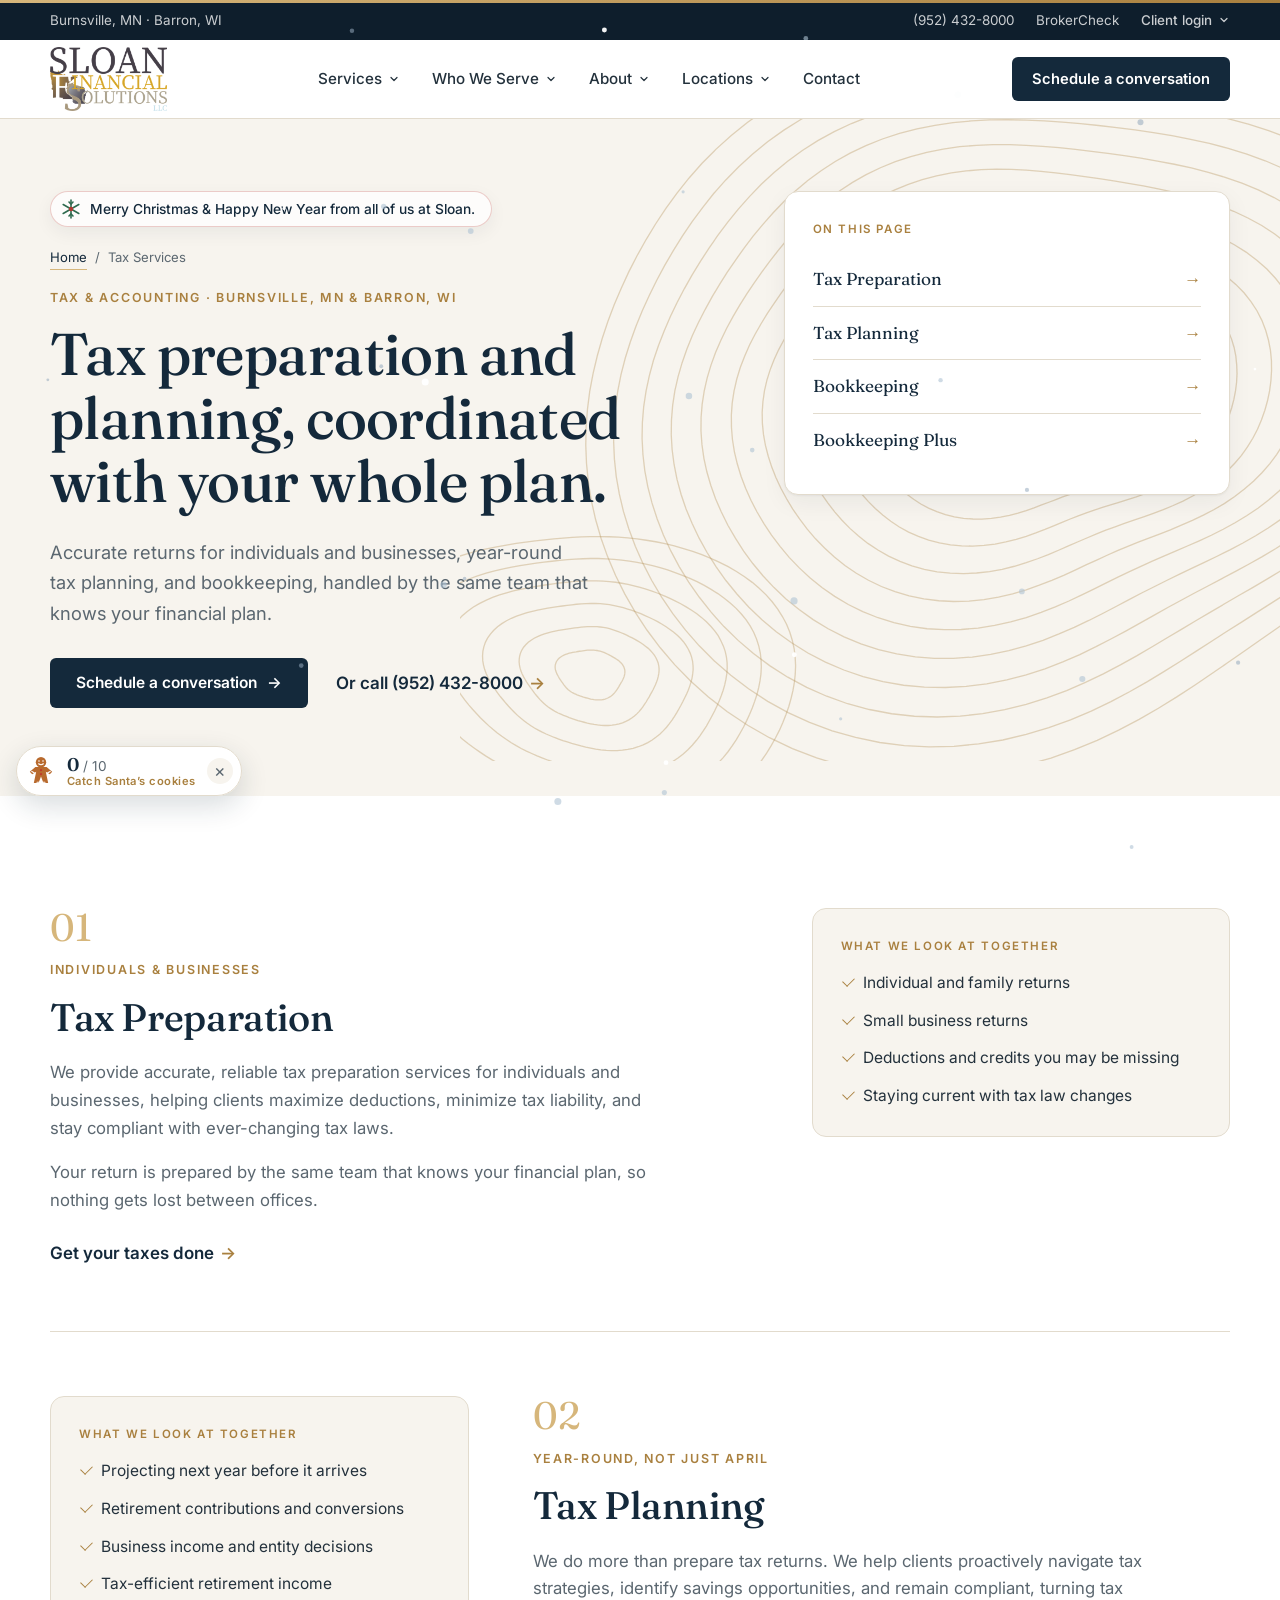
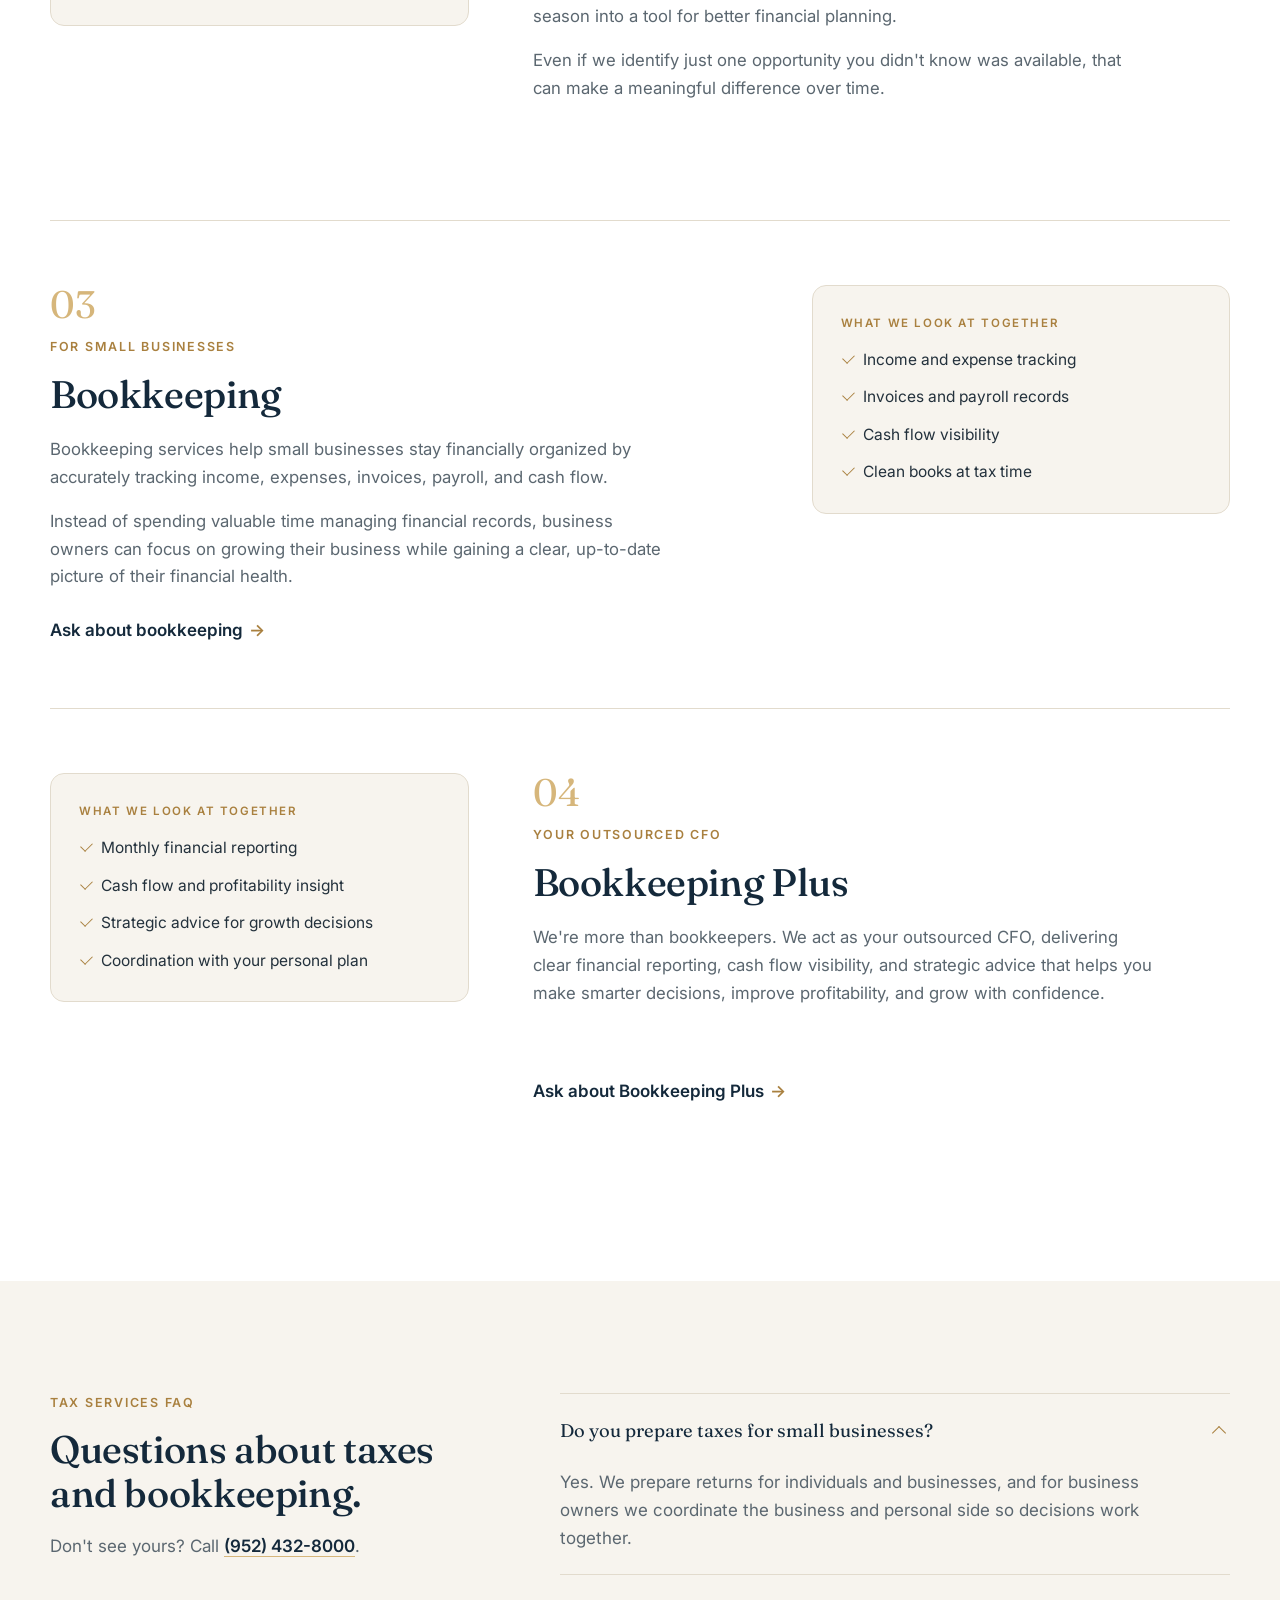
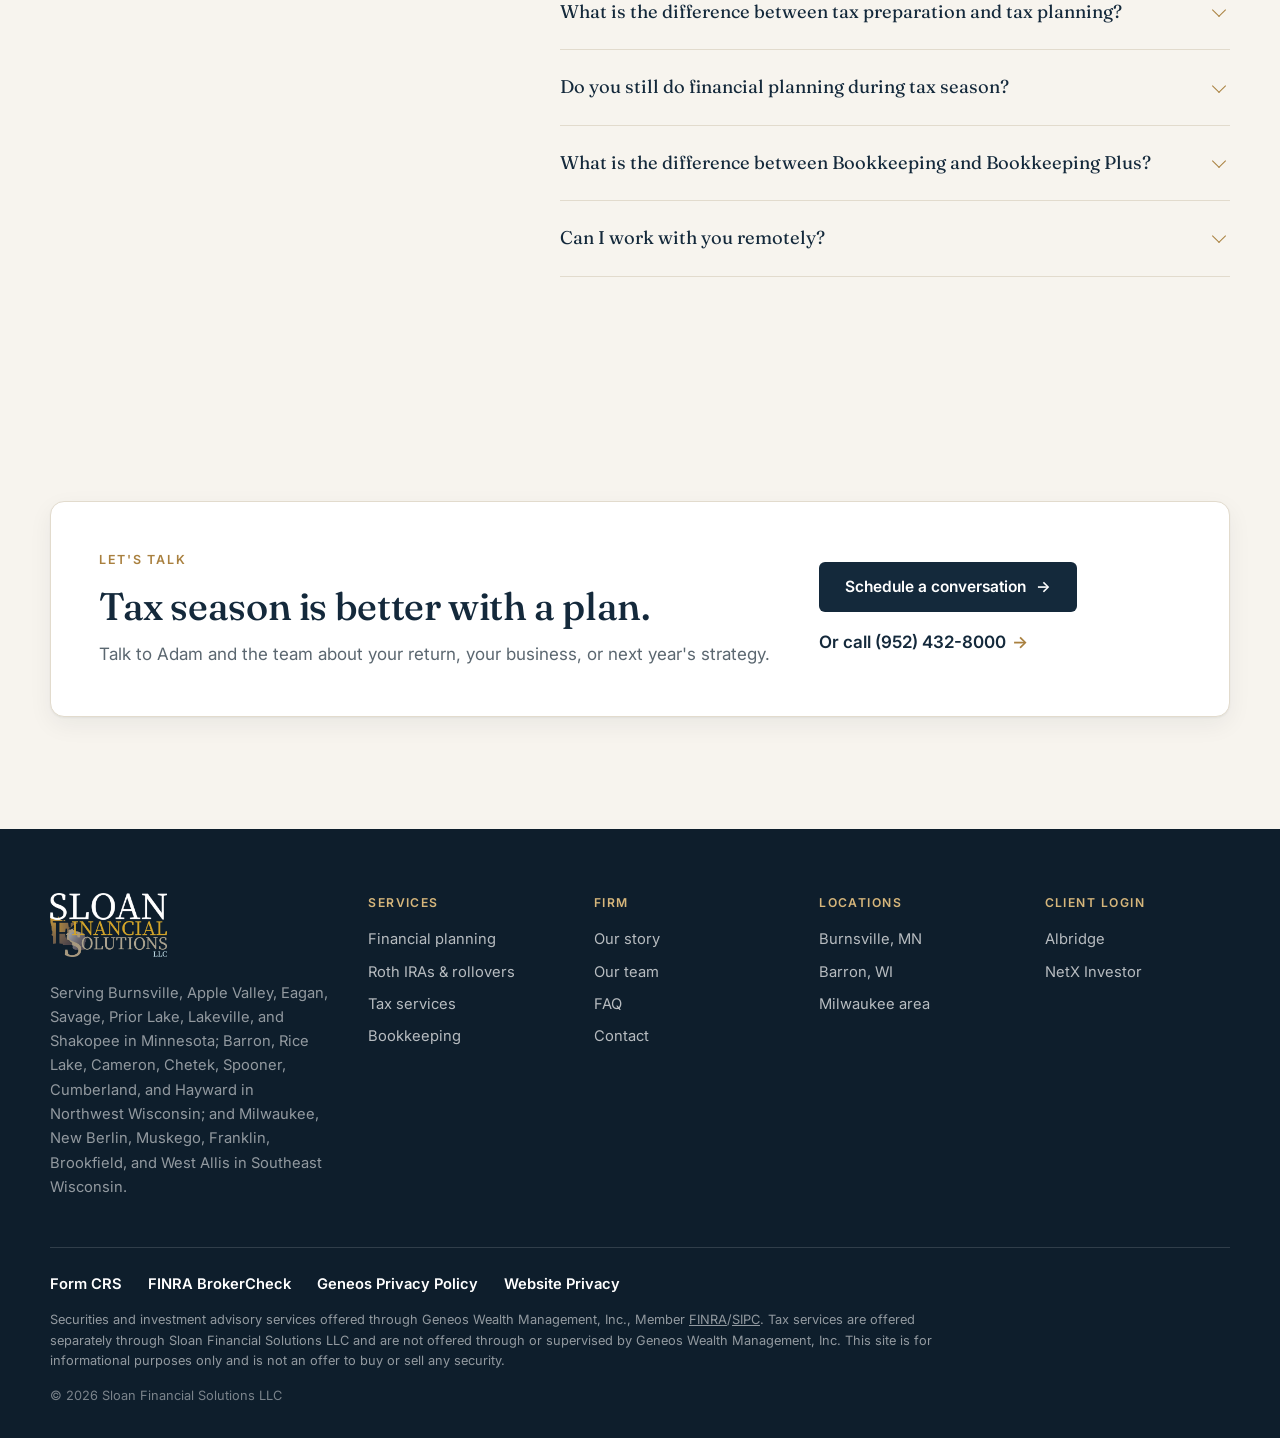
<file: tax-services.html>
<!DOCTYPE html>
<html lang="en">
  <head>
    <meta charset="UTF-8" />
    <meta name="viewport" content="width=device-width, initial-scale=1.0" />
    <title>Tax Preparation &amp; Bookkeeping, Burnsville MN | Sloan Financial</title>
    <meta name="description" content="Tax preparation for individuals and businesses, year-round tax planning, and small business bookkeeping in Burnsville, MN and Barron, WI. Call (952) 432-8000." />
    <meta name="theme-color" content="#14293b" />
    <meta name="robots" content="index, follow" />
    <link rel="canonical" href="https://www.sloanfs.com/tax-services" />
    <meta property="og:type" content="website" />
    <meta property="og:url" content="https://www.sloanfs.com/tax-services" />
    <meta property="og:site_name" content="Sloan Financial Solutions" />
    <meta property="og:title" content="Tax Preparation &amp; Bookkeeping, Burnsville MN | Sloan Financial" />
    <meta property="og:description" content="Tax preparation for individuals and businesses, year-round tax planning, and small business bookkeeping in Burnsville, MN and Barron, WI. Call (952) 432-8000." />
    <meta property="og:image" content="https://www.sloanfs.com/og-image.png" />
    <meta name="twitter:card" content="summary_large_image" />
    <link rel="icon" href="/favicon.ico" sizes="any" />
    <link rel="icon" type="image/png" sizes="32x32" href="/favicon-32x32.png" />
    <link rel="icon" type="image/png" sizes="16x16" href="/favicon-16x16.png" />
    <link rel="apple-touch-icon" sizes="180x180" href="/apple-touch-icon.png" />
    <link rel="manifest" href="/site.webmanifest" />
    <link rel="preconnect" href="https://fonts.googleapis.com" />
    <link rel="preconnect" href="https://fonts.gstatic.com" crossorigin />
    <link
      href="https://fonts.googleapis.com/css2?family=Fraunces:ital,opsz,wght@0,9..144,400;0,9..144,500;1,9..144,400&family=Inter:wght@400;500;600&family=Caveat:wght@500&display=swap"
      rel="stylesheet"
    />
    <link rel="stylesheet" href="styles.css?v=20" />
    <script>document.documentElement.classList.add("js");if(!matchMedia("(prefers-reduced-motion: reduce)").matches)document.documentElement.classList.add("motion");</script>
    <script type="application/ld+json">
{
  "@context": "https://schema.org",
  "@type": "Service",
  "name": "Tax Preparation and Tax Planning",
  "serviceType": "Tax preparation",
  "provider": {
    "@id": "https://www.sloanfs.com/#burnsville"
  },
  "areaServed": [
    "Burnsville MN",
    "Apple Valley MN",
    "Eagan MN",
    "Savage MN",
    "Prior Lake MN",
    "Lakeville MN",
    "Shakopee MN",
    "Barron WI",
    "Rice Lake WI",
    "Cameron WI",
    "Chetek WI",
    "Spooner WI",
    "Cumberland WI",
    "Hayward WI",
    "Milwaukee WI",
    "New Berlin WI",
    "Muskego WI",
    "Franklin WI",
    "Brookfield WI",
    "West Allis WI"
  ],
  "hasOfferCatalog": {
    "@type": "OfferCatalog",
    "name": "Tax and accounting services",
    "itemListElement": [
      {
        "@type": "Offer",
        "itemOffered": {
          "@type": "Service",
          "name": "Tax Preparation"
        }
      },
      {
        "@type": "Offer",
        "itemOffered": {
          "@type": "Service",
          "name": "Tax Planning"
        }
      },
      {
        "@type": "Offer",
        "itemOffered": {
          "@type": "Service",
          "name": "Bookkeeping"
        }
      },
      {
        "@type": "Offer",
        "itemOffered": {
          "@type": "Service",
          "name": "Bookkeeping Plus"
        }
      }
    ]
  }
}
    </script>
    <script type="application/ld+json">
{
  "@context": "https://schema.org",
  "@type": "FAQPage",
  "mainEntity": [
    {
      "@type": "Question",
      "name": "Do you prepare taxes for small businesses?",
      "acceptedAnswer": {
        "@type": "Answer",
        "text": "Yes. We prepare returns for individuals and businesses, and for business owners we coordinate the business and personal side so decisions work together."
      }
    },
    {
      "@type": "Question",
      "name": "What is the difference between tax preparation and tax planning?",
      "acceptedAnswer": {
        "@type": "Answer",
        "text": "Tax preparation looks back: it files last year's return accurately. Tax planning looks ahead: it helps you make decisions during the year that can lower future taxes. We do both."
      }
    },
    {
      "@type": "Question",
      "name": "Do you still do financial planning during tax season?",
      "acceptedAnswer": {
        "@type": "Answer",
        "text": "Yes. We never put financial planning on hold for tax season. You can call us about your plan any month of the year."
      }
    },
    {
      "@type": "Question",
      "name": "What is the difference between Bookkeeping and Bookkeeping Plus?",
      "acceptedAnswer": {
        "@type": "Answer",
        "text": "Bookkeeping keeps your records accurate and organized. Bookkeeping Plus adds financial reporting, cash flow visibility, and strategic advice, like an outsourced CFO."
      }
    },
    {
      "@type": "Question",
      "name": "Can I work with you remotely?",
      "acceptedAnswer": {
        "@type": "Answer",
        "text": "Yes. Many clients work with us by video, phone, and secure document exchange. You can also meet us in person in Burnsville, MN or Barron, WI."
      }
    }
  ]
}
    </script>
    <script type="application/ld+json">
{
  "@context": "https://schema.org",
  "@type": "BreadcrumbList",
  "itemListElement": [
    {
      "@type": "ListItem",
      "position": 1,
      "name": "Home",
      "item": "https://www.sloanfs.com/"
    },
    {
      "@type": "ListItem",
      "position": 2,
      "name": "Tax Services",
      "item": "https://www.sloanfs.com/tax-services"
    }
  ]
}
    </script>
  </head>
  <body class="page-detail">
    <a class="skip-link" href="#main">Skip to content</a>
    <div class="scroll-progress" aria-hidden="true"></div>

    <!-- Utility bar -->
    <div class="utility">
      <div class="container utility-row">
        <p class="utility-loc">Burnsville, MN &middot; Barron, WI</p>
        <div class="utility-links">
          <a href="tel:9524328000">(952) 432-8000</a>
          <a href="https://brokercheck.finra.org/" target="_blank" rel="noopener noreferrer">BrokerCheck</a>
          <div class="nav-item has-menu utility-login">
            <button type="button" class="nav-trigger" aria-expanded="false" aria-controls="menu-login">
              Client login
              <svg class="chevron" viewBox="0 0 16 16" aria-hidden="true"><path d="M4 6l4 4 4-4" fill="none" stroke="currentColor" stroke-width="1.6" stroke-linecap="round" stroke-linejoin="round"/></svg>
            </button>
            <div class="nav-menu nav-menu-right" id="menu-login">
              <a href="https://www.mainaccount.com/gwm" target="_blank" rel="noopener noreferrer"><strong>Albridge</strong><span>Account statements and performance</span></a>
              <a href="https://www.netxinvestor.com/nxi/login" target="_blank" rel="noopener noreferrer"><strong>NetX Investor</strong><span>Brokerage account access</span></a>
            </div>
          </div>
        </div>
      </div>
    </div>

    <!-- Header -->
    <header class="site-header">
      <div class="container nav-wrap">
        <a href="/" class="brand" aria-label="Sloan Financial Solutions home">
          <img decoding="async" src="images/logo-horizontal-dark.png" alt="Sloan Financial Solutions LLC" class="brand-logo" width="420" height="230" />
        </a>

        <nav class="main-nav" id="main-nav" aria-label="Main navigation">
          <div class="nav-item has-menu">
            <button type="button" class="nav-trigger" aria-expanded="false" aria-controls="menu-services">
              Services
              <svg class="chevron" viewBox="0 0 16 16" aria-hidden="true"><path d="M4 6l4 4 4-4" fill="none" stroke="currentColor" stroke-width="1.6" stroke-linecap="round" stroke-linejoin="round"/></svg>
            </button>
            <div class="nav-menu nav-menu-wide" id="menu-services">
              <div class="nav-col">
                <p class="nav-col-title"><a class="nav-col-link" href="/financial-planning">Financial services</a></p>
                <a href="/financial-planning#holistic"><strong>Holistic Financial Planning</strong><span>Your financial quarterback</span></a>
                <a href="/financial-planning#roth-ira"><strong>Roth IRAs</strong><span>Build wealth</span></a>
                <a href="/financial-planning#rollovers"><strong>Rollovers</strong><span>Organize wealth</span></a>
                <a href="/financial-planning#saving-for-minors"><strong>Saving for Minors</strong><span>529s and UTMAs</span></a>
                <a href="/financial-planning#estate-planning"><strong>Estate Planning</strong><span>Transfer wealth</span></a>
              </div>
              <div class="nav-col">
                <p class="nav-col-title"><a class="nav-col-link" href="/tax-services">Tax &amp; accounting</a></p>
                <a href="/tax-services#tax-preparation"><strong>Tax Preparation</strong><span>Individuals and businesses</span></a>
                <a href="/tax-services#tax-planning"><strong>Tax Planning</strong><span>Year-round strategy</span></a>
                <a href="/tax-services#bookkeeping"><strong>Bookkeeping</strong><span>For small businesses</span></a>
                <a href="/tax-services#bookkeeping-plus"><strong>Bookkeeping Plus</strong><span>Your outsourced CFO</span></a>
              </div>
            </div>
          </div>

          <div class="nav-item has-menu">
            <button type="button" class="nav-trigger" aria-expanded="false" aria-controls="menu-serve">
              Who We Serve
              <svg class="chevron" viewBox="0 0 16 16" aria-hidden="true"><path d="M4 6l4 4 4-4" fill="none" stroke="currentColor" stroke-width="1.6" stroke-linecap="round" stroke-linejoin="round"/></svg>
            </button>
            <div class="nav-menu nav-menu-list" id="menu-serve"><a href="/#serve"><strong>Near-Retirees</strong></a><a href="/#serve"><strong>Retirees</strong></a><a href="/#serve"><strong>Career Changers</strong></a><a href="/#serve"><strong>Young Professionals</strong></a><a href="/#serve"><strong>Families &amp; Parents</strong></a><a href="/#serve"><strong>Business Owners</strong></a><a href="/#serve"><strong>Recent Inheritance Recipients</strong></a><a href="/#serve"><strong>Legacy Builders</strong></a></div>
          </div>

          <div class="nav-item has-menu">
            <button type="button" class="nav-trigger" aria-expanded="false" aria-controls="menu-about">
              About
              <svg class="chevron" viewBox="0 0 16 16" aria-hidden="true"><path d="M4 6l4 4 4-4" fill="none" stroke="currentColor" stroke-width="1.6" stroke-linecap="round" stroke-linejoin="round"/></svg>
            </button>
            <div class="nav-menu" id="menu-about">
              <a href="our-story.html"><strong>Our Story</strong><span>Why David started Sloan in 2020</span></a>
              <a href="/our-story#team"><strong>Our Team</strong><span>Meet David, Adam, and Eric</span></a>
              <a href="/#process"><strong>How We Work</strong><span>What to expect, step by step</span></a>
              <a href="/#year"><strong>A Year with Sloan</strong><span>What we do together, month by month</span></a>
              <a href="/#faq"><strong>FAQ</strong><span>Straight answers before you call</span></a>
            </div>
          </div>

          <div class="nav-item has-menu">
            <button type="button" class="nav-trigger" aria-expanded="false" aria-controls="menu-locations">
              Locations
              <svg class="chevron" viewBox="0 0 16 16" aria-hidden="true"><path d="M4 6l4 4 4-4" fill="none" stroke="currentColor" stroke-width="1.6" stroke-linecap="round" stroke-linejoin="round"/></svg>
            </button>
            <div class="nav-menu" id="menu-locations">
              <a href="/burnsville-mn"><strong>Burnsville, MN</strong><span>12301 Nicollet Ave, Suite 101</span></a>
              <a href="/barron-wi"><strong>Barron, WI</strong><span>421 E La Salle Ave, Suite A</span></a>
              <a href="/milwaukee-wi"><strong>Milwaukee area</strong><span>Tax &amp; planning by video and phone</span></a>
            </div>
          </div>

          <a class="nav-link" href="/#contact">Contact</a>
        </nav>

        <div class="nav-actions">
          <a href="/#contact" class="button button-primary button-nav">Schedule a conversation</a>
          <button type="button" class="nav-toggle" aria-expanded="false" aria-controls="main-nav" aria-label="Open menu">
            <span></span><span></span><span></span>
          </button>
        </div>
      </div>
    </header>

    <main id="main">
      <section class="story-hero page-hero">
        <img decoding="async" src="images/contours.svg" data-depth="-24" class="hero-contours" alt="" aria-hidden="true" width="900" height="700" />
        <div class="container story-hero-grid">
          <div class="story-hero-copy">
            <nav class="crumbs" aria-label="Breadcrumb"><a href="/">Home</a><span aria-hidden="true">/</span><span>Tax Services</span></nav>
            <p class="eyebrow">Tax &amp; accounting &middot; Burnsville, MN &amp; Barron, WI</p>
            <h1>Tax preparation and planning, coordinated with your whole plan.</h1>
            <p class="lead">Accurate returns for individuals and businesses, year-round tax planning, and bookkeeping, handled by the same team that knows your financial plan.</p>
            <div class="hero-actions">
              <a href="/#contact" class="button button-primary button-arrow">Schedule a conversation <span aria-hidden="true">&rarr;</span></a>
              <a href="tel:9524328000" class="text-cta">Or call (952) 432-8000 <span aria-hidden="true">&rarr;</span></a>
            </div>
          </div>
          <aside class="jump-card">
            <p class="jump-title">On this page</p>
            <ul><li><a href="#tax-preparation">Tax Preparation <span aria-hidden="true">&rarr;</span></a></li><li><a href="#tax-planning">Tax Planning <span aria-hidden="true">&rarr;</span></a></li><li><a href="#bookkeeping">Bookkeeping <span aria-hidden="true">&rarr;</span></a></li><li><a href="#bookkeeping-plus">Bookkeeping Plus <span aria-hidden="true">&rarr;</span></a></li></ul>
          </aside>
        </div>
      </section>
      <section class="details section">
        <div class="container">
          <article class="detail-row" id="tax-preparation">
            <div class="detail-copy">
              <span class="detail-num">01</span>
              <p class="eyebrow">Individuals &amp; businesses</p>
              <h2>Tax Preparation</h2>
              <p>We provide accurate, reliable tax preparation services for individuals and businesses, helping clients maximize deductions, minimize tax liability, and stay compliant with ever-changing tax laws.</p><p>Your return is prepared by the same team that knows your financial plan, so nothing gets lost between offices.</p>
              <a href="/#contact" class="text-cta">Get your taxes done <span aria-hidden="true">&rarr;</span></a>
            </div>
            <aside class="detail-card">
              <p class="detail-card-title">What we look at together</p>
              <ul class="ticks"><li>Individual and family returns</li><li>Small business returns</li><li>Deductions and credits you may be missing</li><li>Staying current with tax law changes</li></ul>
            </aside>
          </article>
          <article class="detail-row detail-row-flip" id="tax-planning">
            <div class="detail-copy">
              <span class="detail-num">02</span>
              <p class="eyebrow">Year-round, not just April</p>
              <h2>Tax Planning</h2>
              <p>We do more than prepare tax returns. We help clients proactively navigate tax strategies, identify savings opportunities, and remain compliant, turning tax season into a tool for better financial planning.</p><p>Even if we identify just one opportunity you didn't know was available, that can make a meaningful difference over time.</p>
              <a href="/#contact" class="text-cta">Plan ahead <span aria-hidden="true">&rarr;</span></a>
            </div>
            <aside class="detail-card">
              <p class="detail-card-title">What we look at together</p>
              <ul class="ticks"><li>Projecting next year before it arrives</li><li>Retirement contributions and conversions</li><li>Business income and entity decisions</li><li>Tax-efficient retirement income</li></ul>
            </aside>
          </article>
          <article class="detail-row" id="bookkeeping">
            <div class="detail-copy">
              <span class="detail-num">03</span>
              <p class="eyebrow">For small businesses</p>
              <h2>Bookkeeping</h2>
              <p>Bookkeeping services help small businesses stay financially organized by accurately tracking income, expenses, invoices, payroll, and cash flow.</p><p>Instead of spending valuable time managing financial records, business owners can focus on growing their business while gaining a clear, up-to-date picture of their financial health.</p>
              <a href="/#contact" class="text-cta">Ask about bookkeeping <span aria-hidden="true">&rarr;</span></a>
            </div>
            <aside class="detail-card">
              <p class="detail-card-title">What we look at together</p>
              <ul class="ticks"><li>Income and expense tracking</li><li>Invoices and payroll records</li><li>Cash flow visibility</li><li>Clean books at tax time</li></ul>
            </aside>
          </article>
          <article class="detail-row detail-row-flip" id="bookkeeping-plus">
            <div class="detail-copy">
              <span class="detail-num">04</span>
              <p class="eyebrow">Your outsourced CFO</p>
              <h2>Bookkeeping Plus</h2>
              <p>We're more than bookkeepers. We act as your outsourced CFO, delivering clear financial reporting, cash flow visibility, and strategic advice that helps you make smarter decisions, improve profitability, and grow with confidence.</p><p>All at a fraction of the cost of a full-time CFO.</p>
              <a href="/#contact" class="text-cta">Ask about Bookkeeping Plus <span aria-hidden="true">&rarr;</span></a>
            </div>
            <aside class="detail-card">
              <p class="detail-card-title">What we look at together</p>
              <ul class="ticks"><li>Monthly financial reporting</li><li>Cash flow and profitability insight</li><li>Strategic advice for growth decisions</li><li>Coordination with your personal plan</li></ul>
            </aside>
          </article>
        </div>
      </section>
      <section class="faq section">
        <div class="container faq-grid">
          <div class="faq-head">
            <p class="eyebrow">Tax services FAQ</p>
            <h2>Questions about taxes and bookkeeping.</h2>
            <p>Don't see yours? Call <a href="tel:9524328000">(952) 432-8000</a>.</p>
          </div>
          <div class="faq-list">
            <details class="faq-item" open>
              <summary>Do you prepare taxes for small businesses?</summary>
              <p>Yes. We prepare returns for individuals and businesses, and for business owners we coordinate the business and personal side so decisions work together.</p>
            </details>
            <details class="faq-item">
              <summary>What is the difference between tax preparation and tax planning?</summary>
              <p>Tax preparation looks back: it files last year's return accurately. Tax planning looks ahead: it helps you make decisions during the year that can lower future taxes. We do both.</p>
            </details>
            <details class="faq-item">
              <summary>Do you still do financial planning during tax season?</summary>
              <p>Yes. We never put financial planning on hold for tax season. You can call us about your plan any month of the year.</p>
            </details>
            <details class="faq-item">
              <summary>What is the difference between Bookkeeping and Bookkeeping Plus?</summary>
              <p>Bookkeeping keeps your records accurate and organized. Bookkeeping Plus adds financial reporting, cash flow visibility, and strategic advice, like an outsourced CFO.</p>
            </details>
            <details class="faq-item">
              <summary>Can I work with you remotely?</summary>
              <p>Yes. Many clients work with us by video, phone, and secure document exchange. You can also meet us in person in Burnsville, MN or Barron, WI.</p>
            </details>
          </div>
        </div>
      </section>
      <section class="story-cta section">
        <div class="container story-cta-inner">
          <div>
            <p class="eyebrow">Let's talk</p>
            <h2>Tax season is better with a plan.</h2>
            <p>Talk to Adam and the team about your return, your business, or next year's strategy.</p>
          </div>
          <div class="story-cta-actions">
            <a href="/#contact" class="button button-primary button-arrow">Schedule a conversation <span aria-hidden="true">&rarr;</span></a>
            <a href="tel:9524328000" class="text-cta">Or call (952) 432-8000 <span aria-hidden="true">&rarr;</span></a>
          </div>
        </div>
      </section>
    </main>


    <footer class="site-footer">
      <div class="container footer-grid">
        <div>
          <a href="/" class="brand brand-footer" aria-label="Sloan Financial Solutions home">
            <img decoding="async" src="images/logo-horizontal-light.png" alt="Sloan Financial Solutions LLC" class="brand-logo" width="420" height="230" loading="lazy" />
          </a>
          <p class="footer-note">Serving Burnsville, Apple Valley, Eagan, Savage, Prior Lake, Lakeville, and Shakopee in Minnesota; Barron, Rice Lake, Cameron, Chetek, Spooner, Cumberland, and Hayward in Northwest Wisconsin; and Milwaukee, New Berlin, Muskego, Franklin, Brookfield, and West Allis in Southeast Wisconsin.</p>
        </div>
        <div>
          <p class="footer-title">Services</p>
          <ul>
            <li><a href="/financial-planning">Financial planning</a></li>
            <li><a href="/financial-planning#roth-ira">Roth IRAs &amp; rollovers</a></li>
            <li><a href="/tax-services">Tax services</a></li>
            <li><a href="/tax-services#bookkeeping">Bookkeeping</a></li>
          </ul>
        </div>
        <div>
          <p class="footer-title">Firm</p>
          <ul>
            <li><a href="our-story.html">Our story</a></li>
            <li><a href="/our-story#team">Our team</a></li>
            <li><a href="/#faq">FAQ</a></li>
            <li><a href="/#contact">Contact</a></li>
          </ul>
        </div>
        <div>
          <p class="footer-title">Locations</p>
          <ul>
            <li><a href="/burnsville-mn">Burnsville, MN</a></li>
            <li><a href="/barron-wi">Barron, WI</a></li>
            <li><a href="/milwaukee-wi">Milwaukee area</a></li>
          </ul>
        </div>
        <div>
          <p class="footer-title">Client login</p>
          <ul>
            <li><a href="https://www.mainaccount.com/gwm" target="_blank" rel="noopener noreferrer">Albridge</a></li>
            <li><a href="https://www.netxinvestor.com/nxi/login" target="_blank" rel="noopener noreferrer">NetX Investor</a></li>
          </ul>
        </div>
      </div>

      <div class="container footer-legal">
        <p class="legal-links">
          <a href="https://www.geneoswealth.com/reg-bi-form-crs-disclosure.html" target="_blank" rel="noopener noreferrer">Form CRS</a>
          <a href="https://brokercheck.finra.org/" target="_blank" rel="noopener noreferrer">FINRA BrokerCheck</a>
          <a href="https://www.geneoswealth.com/privacy-policy.html" target="_blank" rel="noopener noreferrer">Geneos Privacy Policy</a>
          <a href="privacy.html">Website Privacy</a>
        </p>
        <p class="disclosure">
          Securities and investment advisory services offered through Geneos Wealth Management, Inc.,
          Member <a href="https://www.finra.org/" target="_blank" rel="noopener noreferrer">FINRA</a>/<a href="https://www.sipc.org/" target="_blank" rel="noopener noreferrer">SIPC</a>.
          Tax services are offered separately through Sloan Financial Solutions LLC and are not
          offered through or supervised by Geneos Wealth Management, Inc. This site is for
          informational purposes only and is not an offer to buy or sell any security.
        </p>
        <p class="copyright">&copy; <span id="copyright-year">2026</span> Sloan Financial Solutions LLC</p>
      </div>
    </footer>
    <div class="mobile-cta" aria-label="Quick contact">
      <a href="tel:9524328000" class="mobile-cta-call">Call</a>
      <a href="/#contact" class="mobile-cta-book">Schedule a conversation</a>
    </div>

    <script src="vendor/lenis.min.js" defer></script>
    <script src="script.js?v=20" defer></script>
    <script src="seasonal.js?v=20" defer></script>
  </body>
</html>
</file>
<file: styles.css>
/* ==================================================================
   Sloan Financial Solutions
   Built from a review of 110 financial advisor homepages:
   warm off-white ground, one deep navy, one brass accent,
   serif display headings, sans body, numerals instead of icons.
   ================================================================== */

:root {
  --bg: #f7f4ee;
  --bg-alt: #efe9de;
  --white: #ffffff;
  --navy: #14293b;
  --navy-2: #1d3a52;
  --navy-3: #0e1e2c;
  --ink: #23313c;
  --muted: #5b6770;
  --line: #e2dbcd;
  --line-dark: rgba(255, 255, 255, 0.14);
  --brass: #a9803f;
  --brass-light: #d6b67b;
  --brass-tint: #f3ead8;
  --radius: 10px;
  --shadow: 0 1px 2px rgba(20, 41, 59, 0.05), 0 8px 24px rgba(20, 41, 59, 0.06);
  --serif: "Fraunces", Georgia, "Times New Roman", serif;
  --sans: "Inter", "Helvetica Neue", Arial, sans-serif;
}

* { box-sizing: border-box; }

html { scroll-behavior: smooth; scroll-padding-top: 90px; }

body {
  margin: 0;
  font-family: var(--sans);
  font-size: 17px;
  line-height: 1.65;
  color: var(--ink);
  background: var(--bg);
  -webkit-font-smoothing: antialiased;
}

img { max-width: 100%; height: auto; display: block; }

[hidden] { display: none !important; }

h1, h2, h3 {
  margin: 0;
  font-family: var(--serif);
  font-weight: 500;
  color: var(--navy);
  letter-spacing: -0.01em;
}

h1 { font-size: clamp(2.4rem, 4.6vw, 3.75rem); line-height: 1.08; }
h2 { font-size: clamp(1.85rem, 3vw, 2.5rem); line-height: 1.15; }
h3 { font-size: 1.3rem; line-height: 1.25; }

p { margin: 0 0 1em; }

a { color: inherit; text-decoration: none; }

ul, ol { margin: 0; padding: 0; list-style: none; }

button { font: inherit; }

.container { width: min(1180px, calc(100% - 48px)); margin: 0 auto; }

.section { padding: 112px 0; }

.section-head { max-width: 680px; margin-bottom: 52px; }

.eyebrow {
  margin: 0 0 14px;
  font-size: 0.78rem;
  font-weight: 600;
  letter-spacing: 0.14em;
  text-transform: uppercase;
  color: var(--brass);
}

.eyebrow-light { color: var(--brass-light); }

.visually-hidden {
  position: absolute;
  width: 1px;
  height: 1px;
  overflow: hidden;
  clip: rect(0 0 0 0);
  white-space: nowrap;
}

.skip-link {
  position: absolute;
  left: 16px;
  top: -60px;
  z-index: 100;
  padding: 10px 16px;
  background: var(--navy);
  color: #fff;
  border-radius: 6px;
}

.skip-link:focus { top: 12px; }

:focus-visible { outline: 2px solid var(--brass); outline-offset: 3px; }

/* ------------------------------------------------------------------
   Buttons and links
   ------------------------------------------------------------------ */

.button {
  display: inline-flex;
  align-items: center;
  justify-content: center;
  min-height: 50px;
  padding: 0 26px;
  border-radius: 6px;
  font-size: 0.97rem;
  font-weight: 600;
  white-space: nowrap;
  transition: background 0.2s ease;
}

.button-primary { background: var(--navy); color: #fff; }

.button-primary:hover { background: var(--navy-2); }

.button-nav { min-height: 44px; padding: 0 20px; font-size: 0.92rem; }

.text-cta {
  display: inline-flex;
  align-items: center;
  gap: 6px;
  font-weight: 600;
  color: var(--navy);
}

.text-cta span { color: var(--brass); transition: transform 0.2s ease; }

.text-cta:hover span { transform: translateX(3px); }

.text-cta-light { color: #fff; }

.text-cta-light span { color: var(--brass-light); }

/* ------------------------------------------------------------------
   Utility bar
   ------------------------------------------------------------------ */

.utility { background: var(--navy-3); color: rgba(255, 255, 255, 0.78); font-size: 0.84rem; }

.utility-row {
  display: flex;
  align-items: center;
  justify-content: space-between;
  gap: 16px;
  min-height: 40px;
}

.utility-loc { margin: 0; }

.utility-links { display: flex; align-items: center; gap: 22px; }

.utility-links > a:hover { color: #fff; }

.utility .nav-trigger {
  padding: 4px 0;
  color: rgba(255, 255, 255, 0.78);
  font-size: 0.84rem;
  background: none;
}

.utility .nav-trigger:hover,
.utility .nav-item.open .nav-trigger { color: #fff; background: none; }

/* ------------------------------------------------------------------
   Header and navigation
   ------------------------------------------------------------------ */

.site-header {
  position: sticky;
  top: 0;
  z-index: 50;
  background: rgba(255, 255, 255, 0.97);
  border-bottom: 1px solid var(--line);
}

.nav-wrap {
  display: flex;
  align-items: center;
  justify-content: space-between;
  gap: 24px;
  min-height: 78px;
}

.brand { display: inline-flex; align-items: center; gap: 12px; }

.brand-mark {
  display: inline-flex;
  align-items: center;
  justify-content: center;
  width: 40px;
  height: 40px;
  border-radius: 50%;
  background: var(--navy);
  font-family: var(--serif);
  font-size: 1.2rem;
  color: var(--brass-light);
}

.brand-text { display: inline-flex; flex-direction: column; line-height: 1.2; }

.brand-text strong {
  font-family: var(--serif);
  font-size: 1.12rem;
  font-weight: 500;
  color: var(--navy);
  white-space: nowrap;
}

.brand-text small { font-size: 0.74rem; color: var(--muted); white-space: nowrap; }

.main-nav { display: flex; align-items: center; gap: 4px; }

.nav-item { position: relative; }

.nav-trigger,
.nav-link {
  display: inline-flex;
  align-items: center;
  gap: 6px;
  padding: 10px 14px;
  border: 0;
  border-radius: 6px;
  background: transparent;
  color: var(--ink);
  font-size: 0.95rem;
  font-weight: 500;
  cursor: pointer;
  white-space: nowrap;
}

.nav-trigger:hover,
.nav-link:hover,
.nav-item.open .nav-trigger { background: var(--bg); color: var(--navy); }

.chevron { width: 12px; height: 12px; flex: none; transition: transform 0.2s ease; }

.nav-item.open .chevron { transform: rotate(180deg); }

.nav-menu {
  position: absolute;
  top: calc(100% + 8px);
  left: 0;
  z-index: 60;
  min-width: 300px;
  padding: 8px;
  background: var(--white);
  border: 1px solid var(--line);
  border-radius: var(--radius);
  box-shadow: 0 18px 40px rgba(20, 41, 59, 0.14);
  opacity: 0;
  visibility: hidden;
  transform: translateY(-4px);
  transition: opacity 0.15s ease, transform 0.15s ease, visibility 0.15s;
}

.nav-menu-right { left: auto; right: 0; }

.nav-item.open .nav-menu { opacity: 1; visibility: visible; transform: none; }

.nav-menu a {
  display: block;
  padding: 10px 12px;
  border-radius: 6px;
  color: var(--ink);
}

.nav-menu a:hover { background: var(--bg); }

.nav-menu strong { display: block; font-size: 0.95rem; font-weight: 600; color: var(--navy); }

.nav-menu span { display: block; font-size: 0.82rem; color: var(--muted); }

.nav-actions { display: flex; align-items: center; gap: 12px; }

.nav-toggle {
  display: none;
  flex-direction: column;
  justify-content: center;
  gap: 5px;
  width: 44px;
  height: 44px;
  padding: 0 11px;
  border: 1px solid var(--line);
  border-radius: 6px;
  background: var(--white);
  cursor: pointer;
}

.nav-toggle span { display: block; height: 2px; background: var(--navy); transition: transform 0.2s ease, opacity 0.2s ease; }

.nav-open .nav-toggle span:nth-child(1) { transform: translateY(7px) rotate(45deg); }
.nav-open .nav-toggle span:nth-child(2) { opacity: 0; }
.nav-open .nav-toggle span:nth-child(3) { transform: translateY(-7px) rotate(-45deg); }

/* ------------------------------------------------------------------
   Hero
   ------------------------------------------------------------------ */

.hero { padding: 80px 0 96px; }

.hero-grid {
  display: grid;
  grid-template-columns: 1.05fr 0.95fr;
  gap: 64px;
  align-items: center;
}

.lead { margin: 24px 0 0; max-width: 540px; font-size: 1.15rem; color: var(--muted); }

.hero-actions { display: flex; flex-wrap: wrap; align-items: center; gap: 14px 28px; margin-top: 34px; }

.hero-address { margin: 30px 0 0; font-size: 0.88rem; color: var(--muted); }

.hero-photo { position: relative; margin: 0; }

.hero-photo img {
  width: 100%;
  aspect-ratio: 5 / 4;
  object-fit: cover;
  object-position: 50% 40%;
  border-radius: var(--radius);
}

.hero-card {
  position: absolute;
  left: -28px;
  bottom: 28px;
  display: flex;
  flex-direction: column;
  gap: 2px;
  padding: 18px 22px;
  background: var(--white);
  border-radius: var(--radius);
  box-shadow: var(--shadow);
}

.hero-card-label {
  font-size: 0.72rem;
  font-weight: 600;
  letter-spacing: 0.12em;
  text-transform: uppercase;
  color: var(--brass);
}

.hero-card-value { font-family: var(--serif); font-size: 1.12rem; color: var(--navy); }

.hero-card-note { font-size: 0.85rem; color: var(--muted); }

/* ------------------------------------------------------------------
   Trust strip
   ------------------------------------------------------------------ */

.trust { background: var(--white); border-top: 1px solid var(--line); border-bottom: 1px solid var(--line); }

.trust-row { display: grid; grid-template-columns: repeat(4, minmax(0, 1fr)); }

.trust-row p {
  margin: 0;
  padding: 28px 24px;
  border-left: 1px solid var(--line);
}

.trust-row p:first-child { border-left: 0; padding-left: 0; }

.trust-row strong {
  display: block;
  font-family: var(--serif);
  font-size: 1.15rem;
  font-weight: 500;
  color: var(--navy);
}

.trust-row span { display: block; font-size: 0.9rem; color: var(--muted); }

/* ------------------------------------------------------------------
   Meet David
   ------------------------------------------------------------------ */

.about-grid {
  display: grid;
  grid-template-columns: 0.8fr 1.2fr;
  gap: 72px;
  align-items: center;
}

.portrait {
  display: flex;
  flex-direction: column;
  align-items: center;
  justify-content: center;
  gap: 10px;
  aspect-ratio: 4 / 5;
  border-radius: var(--radius);
  background: linear-gradient(160deg, var(--navy-2), var(--navy));
  color: var(--brass-light);
}

.portrait span { font-family: var(--serif); font-size: 4rem; line-height: 1; }

.portrait small { font-size: 0.75rem; letter-spacing: 0.12em; text-transform: uppercase; color: rgba(255, 255, 255, 0.5); }

.about-copy h2 { margin-bottom: 26px; font-style: italic; }

.about-copy p { color: var(--muted); }

.signature-row { display: flex; flex-direction: column; margin-top: 24px; }

.signature { font-family: "Caveat", cursive; font-size: 2.3rem; line-height: 1; color: var(--navy); }

.signature-caption { margin-top: 6px; font-size: 0.85rem; color: var(--muted); }

/* ------------------------------------------------------------------
   Services
   ------------------------------------------------------------------ */

.services { background: var(--white); }

.service-grid { display: grid; grid-template-columns: repeat(4, minmax(0, 1fr)); gap: 20px; }

.service-card {
  display: flex;
  flex-direction: column;
  padding: 30px 26px;
  background: var(--bg);
  border: 1px solid var(--line);
  border-radius: var(--radius);
  transition: border-color 0.2s ease, box-shadow 0.2s ease;
}

.service-card:hover { border-color: var(--brass-light); box-shadow: var(--shadow); }

.service-num {
  margin-bottom: 18px;
  font-family: var(--serif);
  font-size: 1rem;
  color: var(--brass);
}

.service-card h3 { margin-bottom: 10px; }

.service-card > p { font-size: 0.95rem; color: var(--muted); }

.ticks { margin-top: auto; padding-top: 16px; border-top: 1px solid var(--line); display: grid; gap: 8px; }

.ticks li {
  position: relative;
  padding-left: 22px;
  font-size: 0.9rem;
  color: var(--ink);
}

.ticks li::before {
  content: "";
  position: absolute;
  left: 2px;
  top: 7px;
  width: 10px;
  height: 6px;
  border-left: 1.6px solid var(--brass);
  border-bottom: 1.6px solid var(--brass);
  transform: rotate(-45deg);
}

/* ------------------------------------------------------------------
   Comparison
   ------------------------------------------------------------------ */

.compare-grid {
  display: grid;
  grid-template-columns: 0.85fr 1.15fr;
  gap: 64px;
  align-items: center;
}

.compare-copy h2 { margin-bottom: 20px; }

.compare-copy p { color: var(--muted); }

.table-wrap { overflow-x: auto; }

.compare-table {
  width: 100%;
  min-width: 520px;
  border-collapse: separate;
  border-spacing: 0;
  background: var(--white);
  border: 1px solid var(--line);
  border-radius: var(--radius);
  overflow: hidden;
  font-size: 0.95rem;
}

.compare-table th,
.compare-table td { padding: 17px 20px; text-align: left; border-bottom: 1px solid var(--line); }

.compare-table tbody tr:last-child th,
.compare-table tbody tr:last-child td { border-bottom: 0; }

.compare-table thead th {
  font-size: 0.78rem;
  font-weight: 600;
  letter-spacing: 0.08em;
  text-transform: uppercase;
  color: var(--muted);
  background: var(--bg);
}

.compare-table tbody th { font-weight: 500; color: var(--ink); }

.compare-table td { color: var(--muted); }

.compare-table .col-sloan { background: var(--navy); color: #fff; font-weight: 600; }

.compare-table thead .col-sloan { color: var(--brass-light); background: var(--navy-3); }

.compare-table tbody tr:not(:last-child) .col-sloan { border-bottom-color: var(--line-dark); }

/* ------------------------------------------------------------------
   Who we serve
   ------------------------------------------------------------------ */

.serve { background: var(--white); }

.serve-grid { display: grid; grid-template-columns: repeat(3, minmax(0, 1fr)); gap: 24px; }

.serve-card {
  overflow: hidden;
  background: var(--bg);
  border: 1px solid var(--line);
  border-radius: var(--radius);
}

.serve-card img { width: 100%; aspect-ratio: 3 / 2; object-fit: cover; }

.serve-body { padding: 26px 26px 28px; }

.serve-body h3 { margin-bottom: 14px; }

.questions { display: grid; gap: 10px; }

.questions li {
  padding-left: 16px;
  border-left: 2px solid var(--brass-light);
  font-family: var(--serif);
  font-style: italic;
  font-size: 1rem;
  line-height: 1.45;
  color: var(--ink);
}

/* ------------------------------------------------------------------
   Process
   ------------------------------------------------------------------ */

.steps { display: grid; grid-template-columns: repeat(4, minmax(0, 1fr)); gap: 24px; counter-reset: none; }

.steps li { padding-top: 22px; border-top: 2px solid var(--navy); }

.step-num {
  display: block;
  margin-bottom: 12px;
  font-family: var(--serif);
  font-size: 2rem;
  line-height: 1;
  color: var(--brass);
}

.steps h3 { margin-bottom: 8px; }

.steps p { margin: 0; font-size: 0.95rem; color: var(--muted); }

/* ------------------------------------------------------------------
   Team
   ------------------------------------------------------------------ */

.team { background: var(--white); }

.team-grid { display: grid; grid-template-columns: repeat(3, minmax(0, 300px)); gap: 28px; }

.team-photo {
  display: flex;
  align-items: center;
  justify-content: center;
  aspect-ratio: 1 / 1;
  margin-bottom: 18px;
  border-radius: var(--radius);
  background: linear-gradient(160deg, var(--navy-2), var(--navy));
  font-family: var(--serif);
  font-size: 3rem;
  color: var(--brass-light);
}

.team-card-soon .team-photo { background: var(--bg-alt); color: var(--muted); }

.team-role { margin: 4px 0 6px; font-size: 0.9rem; color: var(--muted); }

.team-contact { margin: 0; font-size: 0.9rem; }

.team-contact a { color: var(--navy); border-bottom: 1px solid var(--brass-light); }

/* ------------------------------------------------------------------
   FAQ
   ------------------------------------------------------------------ */

.faq-grid { display: grid; grid-template-columns: 0.8fr 1.2fr; gap: 64px; align-items: start; }

.faq-head h2 { margin-bottom: 16px; }

.faq-head p { color: var(--muted); }

.faq-head a { color: var(--navy); font-weight: 600; border-bottom: 1px solid var(--brass-light); }

.faq-list { border-top: 1px solid var(--line); }

.faq-item { border-bottom: 1px solid var(--line); }

.faq-item summary {
  position: relative;
  padding: 22px 44px 22px 0;
  list-style: none;
  cursor: pointer;
  font-family: var(--serif);
  font-size: 1.15rem;
  color: var(--navy);
}

.faq-item summary::-webkit-details-marker { display: none; }

.faq-item summary::after {
  content: "";
  position: absolute;
  right: 6px;
  top: 50%;
  width: 9px;
  height: 9px;
  border-right: 1.6px solid var(--brass);
  border-bottom: 1.6px solid var(--brass);
  transform: translateY(-70%) rotate(45deg);
  transition: transform 0.2s ease;
}

.faq-item[open] summary::after { transform: translateY(-30%) rotate(225deg); }

.faq-item p { margin: 0; padding: 0 0 22px; max-width: 620px; color: var(--muted); }

.faq-item a { color: var(--navy); font-weight: 600; border-bottom: 1px solid var(--brass-light); }

/* ------------------------------------------------------------------
   Contact
   ------------------------------------------------------------------ */

.contact { background: var(--navy); color: rgba(255, 255, 255, 0.82); }

.contact-head { max-width: 640px; margin-bottom: 48px; }

.contact-head h2 { margin-bottom: 14px; color: #fff; }

.office-grid { display: grid; grid-template-columns: 1fr 1fr 1.3fr; gap: 24px; }

.office-card {
  padding: 30px 28px;
  border: 1px solid var(--line-dark);
  border-radius: var(--radius);
  background: rgba(255, 255, 255, 0.04);
}

.office-card h3 { margin-bottom: 14px; color: #fff; }

.office-card p { margin: 0 0 6px; font-size: 0.95rem; }

.office-card a:hover { color: #fff; }

.office-address { color: #fff; }

.office-phone { font-family: var(--serif); font-size: 1.3rem; color: var(--brass-light); }

.office-meta { margin-top: 10px !important; margin-bottom: 18px !important; font-size: 0.85rem !important; color: rgba(255, 255, 255, 0.6); }

.map-card { overflow: hidden; min-height: 280px; border-radius: var(--radius); background: var(--navy-2); }

.map-card iframe { display: block; width: 100%; height: 100%; min-height: 280px; border: 0; filter: grayscale(0.3); }

/* ------------------------------------------------------------------
   Footer
   ------------------------------------------------------------------ */

.site-footer { padding: 64px 0 32px; background: var(--navy-3); color: rgba(255, 255, 255, 0.7); font-size: 0.92rem; }

.site-footer .brand-text strong { color: #fff; }

.site-footer .brand-mark { background: rgba(255, 255, 255, 0.08); }

.footer-grid { display: grid; grid-template-columns: 1.6fr 1fr 1fr 1fr; gap: 40px; }

.footer-note { margin: 16px 0 0; max-width: 300px; color: rgba(255, 255, 255, 0.55); }

.footer-title {
  margin-bottom: 14px;
  font-size: 0.76rem;
  font-weight: 600;
  letter-spacing: 0.12em;
  text-transform: uppercase;
  color: var(--brass-light);
}

.site-footer ul { display: grid; gap: 8px; }

.site-footer a:hover { color: #fff; }

.footer-legal { margin-top: 48px; padding-top: 24px; border-top: 1px solid var(--line-dark); }

.legal-links { display: flex; flex-wrap: wrap; gap: 8px 26px; margin-bottom: 14px; }

.legal-links a { font-weight: 600; color: #fff; }

.legal-links a:hover { text-decoration: underline; }

.disclosure { max-width: 900px; font-size: 0.8rem; line-height: 1.6; color: rgba(255, 255, 255, 0.55); }

.disclosure a { text-decoration: underline; }

.copyright { margin: 0; font-size: 0.8rem; color: rgba(255, 255, 255, 0.45); }

/* ------------------------------------------------------------------
   Legal page
   ------------------------------------------------------------------ */

.legal-page { padding: 72px 0 96px; }

.legal-wrap { max-width: 740px; }

.legal-wrap h1 { font-size: clamp(2.2rem, 4vw, 3rem); margin-bottom: 10px; }

.legal-updated { margin-bottom: 32px; font-size: 0.85rem; color: var(--muted); }

.legal-wrap h2 { margin: 32px 0 10px; font-size: 1.4rem; }

.legal-wrap p, .legal-wrap li { color: var(--muted); }

.legal-wrap ul { padding-left: 20px; list-style: disc; }

.legal-wrap a { color: var(--navy); font-weight: 600; border-bottom: 1px solid var(--brass-light); }

/* ------------------------------------------------------------------
   Responsive
   ------------------------------------------------------------------ */

@media (prefers-reduced-motion: reduce) {
  html { scroll-behavior: auto; }
  * { transition: none !important; }
}

@media (max-width: 1120px) {
  .brand-text small { display: none; }
  .service-grid { grid-template-columns: repeat(2, minmax(0, 1fr)); }
  .office-grid { grid-template-columns: 1fr 1fr; }
  .map-card { grid-column: 1 / -1; }
}

@media (max-width: 960px) {
  .nav-toggle { display: flex; }

  .main-nav {
    display: none;
    position: absolute;
    top: 100%;
    left: 0;
    right: 0;
    flex-direction: column;
    align-items: stretch;
    gap: 0;
    padding: 8px 24px 20px;
    background: var(--white);
    border-bottom: 1px solid var(--line);
    box-shadow: 0 18px 30px rgba(20, 41, 59, 0.1);
    max-height: calc(100vh - 120px);
    overflow-y: auto;
  }

  .site-header.nav-open .main-nav { display: flex; }

  .main-nav .nav-trigger,
  .main-nav .nav-link {
    width: 100%;
    justify-content: space-between;
    padding: 15px 4px;
    border-radius: 0;
    border-bottom: 1px solid var(--line);
    font-size: 1.02rem;
  }

  .main-nav .nav-menu {
    position: static;
    display: none;
    min-width: 0;
    padding: 4px 0 10px;
    border: 0;
    box-shadow: none;
    opacity: 1;
    visibility: visible;
    transform: none;
  }

  .main-nav .nav-item.open .nav-menu { display: block; }

  .hero { padding: 48px 0 72px; }

  .hero-grid,
  .about-grid,
  .compare-grid,
  .faq-grid { grid-template-columns: 1fr; gap: 40px; }

  .hero-card { left: 16px; bottom: 16px; }

  .about-portrait { max-width: 320px; }

  .trust-row { grid-template-columns: repeat(2, minmax(0, 1fr)); }
  .trust-row p:nth-child(3) { border-left: 0; padding-left: 0; }
  .trust-row p:nth-child(-n+2) { border-bottom: 1px solid var(--line); }

  .serve-grid { grid-template-columns: 1fr; max-width: 560px; }

  .steps { grid-template-columns: repeat(2, minmax(0, 1fr)); gap: 32px 24px; }

  .footer-grid { grid-template-columns: 1fr 1fr; }

  .section { padding: 80px 0; }
}

@media (max-width: 640px) {
  body { font-size: 16px; }

  .container { width: min(100% - 32px, 1180px); }

  .utility-loc { display: none; }

  .utility-row { justify-content: center; }

  .utility-links { gap: 18px; }

  .nav-wrap { min-height: 66px; }

  .button-nav { display: none; }

  .brand-text strong { font-size: 1rem; }

  .hero-actions .button { width: 100%; }

  .trust-row { grid-template-columns: 1fr; }
  .trust-row p, .trust-row p:first-child, .trust-row p:nth-child(3) { padding: 18px 0; border-left: 0; border-bottom: 1px solid var(--line); }
  .trust-row p:last-child { border-bottom: 0; }

  .service-grid,
  .steps,
  .office-grid,
  .footer-grid { grid-template-columns: 1fr; }

  .team-grid { grid-template-columns: repeat(2, minmax(0, 1fr)); gap: 18px; }

  .section { padding: 64px 0; }
}

/* ==================================================================
   Motion and signature elements
   Content is always visible by default. Scroll-linked effects only
   run where the browser supports them natively.
   ================================================================== */

:root { interpolate-size: allow-keywords; }

.section-sub { margin: 16px 0 0; max-width: 560px; color: var(--muted); }

/* Scroll progress bar */
.scroll-progress { display: none; }

/* Header condenses on scroll */
.site-header { transition: box-shadow 0.25s ease; }
.site-header.is-scrolled { box-shadow: 0 8px 24px rgba(20, 41, 59, 0.08); }
.nav-wrap { transition: min-height 0.25s ease; }
.site-header.is-scrolled .nav-wrap { min-height: 66px; }

/* Buttons */
.button { position: relative; overflow: hidden; gap: 10px; }
.button-arrow span { transition: transform 0.25s ease; }
.button-arrow:hover span { transform: translateX(4px); }
.button-primary::after {
  content: "";
  position: absolute;
  top: 0;
  left: -60%;
  width: 40%;
  height: 100%;
  background: linear-gradient(100deg, transparent, rgba(255, 255, 255, 0.18), transparent);
  transform: skewX(-20deg);
  transition: left 0.6s ease;
}
.button-primary:hover::after { left: 120%; }

/* Hero: lake contours, entrance, underline */
.hero { position: relative; overflow: hidden; }

.hero-contours {
  position: absolute;
  right: -160px;
  top: -120px;
  width: 980px;
  max-width: none;
  pointer-events: none;
  opacity: 0.9;
  animation: drift 60s ease-in-out infinite alternate;
}

@keyframes drift {
  from { transform: rotate(0deg) translate(0, 0); }
  to { transform: rotate(6deg) translate(-30px, 20px); }
}

.hero-grid { position: relative; }

.hero-copy > * { animation: rise 0.9s cubic-bezier(0.2, 0.7, 0.2, 1) both; }
.hero-copy > *:nth-child(1) { animation-delay: 0.05s; }
.hero-copy > *:nth-child(2) { animation-delay: 0.15s; }
.hero-copy > *:nth-child(3) { animation-delay: 0.3s; }
.hero-copy > *:nth-child(4) { animation-delay: 0.42s; }
.hero-copy > *:nth-child(5) { animation-delay: 0.52s; }

.hero-photo { animation: rise 1.1s cubic-bezier(0.2, 0.7, 0.2, 1) 0.2s both; }
.hero-photo img { animation: slowZoom 20s ease-out both; }
.hero-photo { overflow: visible; }
.hero-photo::before {
  content: "";
  position: absolute;
  inset: 18px -18px -18px 18px;
  border: 1px solid var(--brass-light);
  border-radius: var(--radius);
  z-index: -1;
}
.hero-photo { z-index: 0; }
.hero-photo img { position: relative; }
.hero-photo-frame { overflow: hidden; border-radius: var(--radius); }

.hero-card { animation: rise 0.9s cubic-bezier(0.2, 0.7, 0.2, 1) 0.7s both; z-index: 2; }

@keyframes rise {
  from { opacity: 0; transform: translateY(18px); }
  to { opacity: 1; transform: none; }
}

@keyframes slowZoom {
  from { transform: scale(1.06); }
  to { transform: scale(1); }
}

.hl { position: relative; white-space: nowrap; }

.hl-line {
  position: absolute;
  left: -2%;
  bottom: -0.12em;
  width: 104%;
  height: 0.32em;
  overflow: visible;
}

.hl-line path {
  fill: none;
  stroke: var(--brass);
  stroke-width: 4;
  stroke-linecap: round;
  stroke-dasharray: 320;
  stroke-dashoffset: 320;
  animation: draw 1.1s cubic-bezier(0.6, 0, 0.2, 1) 0.9s forwards;
}

@keyframes draw { to { stroke-dashoffset: 0; } }

/* Live open/closed status */
.status { display: inline-flex; align-items: center; gap: 8px; font-size: 0.78rem; font-weight: 600; letter-spacing: 0.04em; color: var(--brass); }

.status-dot {
  position: relative;
  width: 8px;
  height: 8px;
  border-radius: 50%;
  background: var(--brass-light);
}

.status.is-open { color: #2f7a55; }
.status.is-open .status-dot { background: #3c9a6a; }
.status.is-open .status-dot::after {
  content: "";
  position: absolute;
  inset: -4px;
  border-radius: 50%;
  border: 2px solid #3c9a6a;
  animation: ping 1.8s ease-out infinite;
}

@keyframes ping {
  from { transform: scale(0.6); opacity: 0.8; }
  to { transform: scale(1.8); opacity: 0; }
}

.contact .status { color: var(--brass-light); }
.contact .status.is-open { color: #7fd1a6; }
.contact .status.is-open .status-dot { background: #5cc28d; }
.contact .status.is-open .status-dot::after { border-color: #5cc28d; }

/* Trust strip: brass line sweeps under each item on hover */
.trust-row p { position: relative; transition: background 0.3s ease; }
.trust-row p::after {
  content: "";
  position: absolute;
  left: 24px;
  right: 24px;
  bottom: 0;
  height: 2px;
  background: var(--brass);
  transform: scaleX(0);
  transform-origin: left;
  transition: transform 0.4s ease;
}
.trust-row p:first-child::after { left: 0; }
.trust-row p:hover::after { transform: scaleX(1); }

/* Portrait sheen */
.portrait, .team-photo { position: relative; overflow: hidden; }
.portrait::after, .team-photo::after {
  content: "";
  position: absolute;
  inset: 0;
  background: linear-gradient(115deg, transparent 30%, rgba(214, 182, 123, 0.16) 50%, transparent 70%);
  transform: translateX(-100%);
  animation: sheen 6s ease-in-out infinite;
}
.team-card-soon .team-photo::after { display: none; }

@keyframes sheen {
  0%, 60% { transform: translateX(-100%); }
  100% { transform: translateX(100%); }
}

/* Service cards: cursor spotlight, lift, numeral */
.service-card { position: relative; overflow: hidden; transition: border-color 0.25s ease, box-shadow 0.25s ease, transform 0.25s ease; }
.service-card::before {
  content: "";
  position: absolute;
  inset: 0;
  background: radial-gradient(260px circle at var(--mx, 50%) var(--my, -20%), rgba(214, 182, 123, 0.22), transparent 60%);
  opacity: 0;
  transition: opacity 0.3s ease;
  pointer-events: none;
}
.service-card:hover { transform: translateY(-4px); }
.service-card:hover::before { opacity: 1; }
.service-card > * { position: relative; }
.service-num { transition: color 0.25s ease, letter-spacing 0.25s ease; }
.service-card:hover .service-num { letter-spacing: 0.12em; }
.ticks li { transition: transform 0.25s ease; }
.service-card:hover .ticks li { transform: translateX(3px); }
.service-card:hover .ticks li:nth-child(2) { transition-delay: 0.04s; }
.service-card:hover .ticks li:nth-child(3) { transition-delay: 0.08s; }

/* Comparison check marks */
.chk {
  width: 16px;
  height: 16px;
  margin-right: 10px;
  vertical-align: -3px;
}
.chk path {
  fill: none;
  stroke: var(--brass-light);
  stroke-width: 2.2;
  stroke-linecap: round;
  stroke-linejoin: round;
}
.compare-table tbody tr { transition: background 0.2s ease; }
.compare-table tbody tr:hover th,
.compare-table tbody tr:hover td:not(.col-sloan) { background: var(--bg); }

/* Who we serve: image zoom */
.serve-card { transition: transform 0.3s ease, box-shadow 0.3s ease; }
.serve-card:hover { transform: translateY(-4px); box-shadow: var(--shadow); }
.serve-card-media { overflow: hidden; }
.serve-card img { transition: transform 0.8s cubic-bezier(0.2, 0.7, 0.2, 1); }
.serve-card:hover img { transform: scale(1.05); }
.serve-card { overflow: hidden; }

/* Steps: brass line on top of the navy rule */
.steps li { position: relative; }
.steps li::before {
  content: "";
  position: absolute;
  left: 0;
  top: -2px;
  width: 100%;
  height: 2px;
  background: var(--brass);
  transform: scaleX(0);
  transform-origin: left;
  transition: transform 0.6s ease;
}
.steps li:hover::before { transform: scaleX(1); }

/* FAQ smooth open */
.faq-item::details-content {
  height: 0;
  overflow: clip;
  transition: height 0.35s ease, content-visibility 0.35s allow-discrete;
}
.faq-item[open]::details-content { height: auto; }
.faq-item summary { transition: color 0.2s ease; }
.faq-item summary:hover { color: var(--brass); }

/* Contact contours */
.contact { position: relative; overflow: hidden; }
.contact-contours {
  position: absolute;
  inset: 0;
  width: 100%;
  height: 100%;
  object-fit: cover;
  pointer-events: none;
  animation: drift 70s ease-in-out infinite alternate;
}
.contact .container { position: relative; }
.office-card { transition: border-color 0.25s ease, background 0.25s ease, transform 0.25s ease; }
.office-card:hover { border-color: rgba(214, 182, 123, 0.5); background: rgba(255, 255, 255, 0.07); transform: translateY(-3px); }

/* ------------------------------------------------------------------
   A year with Sloan
   ------------------------------------------------------------------ */

.year { background: var(--white); }

.year-track { position: relative; padding-top: 8px; }

.year-line {
  position: relative;
  height: 4px;
  margin: 92px 0 0;
  border-radius: 4px;
  background: var(--bg-alt);
}

.year-fill {
  position: absolute;
  inset: 0 auto 0 0;
  width: calc(var(--progress, 0) * 100%);
  border-radius: 4px;
  background: linear-gradient(90deg, var(--brass-light), var(--brass));
  transition: width 1.6s cubic-bezier(0.2, 0.7, 0.2, 1);
}

.year-now {
  position: absolute;
  top: 50%;
  left: calc(var(--progress, 0) * 100%);
  width: 14px;
  height: 14px;
  margin: -7px 0 0 -7px;
  border-radius: 50%;
  background: var(--navy);
  box-shadow: 0 0 0 4px var(--white), 0 0 0 6px var(--brass);
  transition: left 1.6s cubic-bezier(0.2, 0.7, 0.2, 1);
}

.year-now-label {
  position: absolute;
  top: 20px;
  left: 50%;
  transform: translateX(-50%);
  font-size: 0.7rem;
  font-weight: 600;
  letter-spacing: 0.1em;
  text-transform: uppercase;
  color: var(--navy);
  white-space: nowrap;
}

.year-months {
  display: grid;
  grid-template-columns: repeat(12, 1fr);
  margin-top: 36px;
  font-size: 0.78rem;
  font-weight: 500;
  letter-spacing: 0.06em;
  text-transform: uppercase;
  color: var(--muted);
}

.year-months li { padding-left: 2px; border-left: 1px solid var(--line); padding: 2px 0 0 6px; }

.year-stops { position: absolute; left: 0; right: 0; top: 8px; height: 92px; }

.year-stop {
  position: absolute;
  bottom: -8px;
  left: calc((var(--m) - 1) / 12 * 100%);
  display: flex;
  flex-direction: column-reverse;
  align-items: flex-start;
  gap: 10px;
  padding: 0;
  border: 0;
  background: none;
  text-align: left;
  cursor: pointer;
}

.year-stop-dot {
  width: 16px;
  height: 16px;
  margin-left: -6px;
  border-radius: 50%;
  background: var(--white);
  border: 3px solid var(--brass-light);
  transition: transform 0.25s ease, border-color 0.25s ease, background 0.25s ease;
}

.year-stop-label {
  display: block;
  padding: 8px 12px;
  border-radius: 8px;
  border: 1px solid var(--line);
  background: var(--bg);
  font-size: 0.72rem;
  font-weight: 600;
  letter-spacing: 0.08em;
  text-transform: uppercase;
  color: var(--brass);
  white-space: nowrap;
  transition: background 0.25s ease, border-color 0.25s ease, transform 0.25s ease;
}

.year-stop-label strong {
  display: block;
  font-family: var(--serif);
  font-size: 1rem;
  font-weight: 500;
  letter-spacing: 0;
  text-transform: none;
  color: var(--navy);
}

.year-stop:hover .year-stop-label { transform: translateY(-3px); border-color: var(--brass-light); }

.year-stop[aria-selected="true"] .year-stop-label { background: var(--navy); border-color: var(--navy); color: var(--brass-light); }
.year-stop[aria-selected="true"] .year-stop-label strong { color: #fff; }
.year-stop[aria-selected="true"] .year-stop-dot { background: var(--brass); border-color: var(--brass); transform: scale(1.25); }

.year-panel {
  max-width: 640px;
  margin-top: 36px;
  padding: 24px 28px;
  border-left: 3px solid var(--brass);
  background: var(--bg);
  border-radius: 0 var(--radius) var(--radius) 0;
}

.year-panel-title { margin-bottom: 6px; font-size: 1.35rem; }

.year-panel-text { margin: 0; color: var(--muted); }

.year-panel.is-swapping { animation: panelSwap 0.4s ease; }

@keyframes panelSwap {
  from { opacity: 0; transform: translateX(-8px); }
  to { opacity: 1; transform: none; }
}

@media (max-width: 960px) {
  .year-line, .year-months { display: none; }
  .year-stops { position: static; height: auto; display: grid; grid-template-columns: 1fr 1fr; gap: 12px; }
  .year-stop { position: static; flex-direction: row; align-items: center; }
  .year-stop-dot { display: none; }
  .year-stop-label { width: 100%; white-space: normal; }
  .year-panel { margin-top: 20px; }
}

/* ------------------------------------------------------------------
   Scroll-linked effects (progressive enhancement)
   ------------------------------------------------------------------ */

@supports (animation-timeline: view()) {
  .scroll-progress {
    display: block;
    position: fixed;
    top: 0;
    left: 0;
    right: 0;
    height: 3px;
    z-index: 100;
    background: linear-gradient(90deg, var(--brass-light), var(--brass));
    transform-origin: left;
    animation: grow linear both;
    animation-timeline: scroll(root);
  }

  @keyframes grow { from { transform: scaleX(0); } to { transform: scaleX(1); } }

  .fx-up {
    animation: fxUp linear both;
    animation-timeline: view();
    animation-range: entry 0% entry 55%;
  }

  @keyframes fxUp {
    from { opacity: 0.001; transform: translateY(36px); }
    to { opacity: 1; transform: none; }
  }

  .service-grid .fx-up:nth-child(2), .serve-grid .fx-up:nth-child(2), .team-grid .fx-up:nth-child(2) { animation-range: entry 8% entry 63%; }
  .service-grid .fx-up:nth-child(3), .serve-grid .fx-up:nth-child(3), .team-grid .fx-up:nth-child(3) { animation-range: entry 16% entry 71%; }
  .service-grid .fx-up:nth-child(4) { animation-range: entry 24% entry 79%; }

  .fx-rows tbody tr {
    animation: rowIn linear both;
    animation-timeline: view();
    animation-range: entry 10% entry 90%;
  }

  @keyframes rowIn {
    from { opacity: 0.001; transform: translateX(24px); }
    to { opacity: 1; transform: none; }
  }

  .fx-steps li::before {
    animation: lineIn linear both;
    animation-timeline: view();
    animation-range: entry 40% cover 40%;
  }

  @keyframes lineIn { from { transform: scaleX(0); } to { transform: scaleX(1); } }

  .serve-card img {
    animation: parallax linear both;
    animation-timeline: view();
  }

  @keyframes parallax { from { object-position: 50% 30%; } to { object-position: 50% 70%; } }
}

@media (prefers-reduced-motion: reduce) {
  *, *::before, *::after { animation: none !important; transition: none !important; }
  .hl-line path { stroke-dashoffset: 0; }
  .scroll-progress { display: none !important; }
}

@media (max-width: 960px) {
  .hero-contours { opacity: 0.35; top: 40px; right: -420px; }
  .year-stop { align-self: stretch; }
  .year-stop-label { height: 100%; }
}

/* ==================================================================
   Brand logo
   ================================================================== */

.brand-logo { display: block; height: 54px; width: auto; transition: height 0.25s ease; }
.site-header.is-scrolled .brand-logo { height: 46px; }
.brand-footer .brand-logo { height: 64px; }
.section-head.center { margin-left: auto; margin-right: auto; text-align: center; }
.section-head.center .section-sub { margin-left: auto; margin-right: auto; }

/* Homepage team cards link to Our Story */
a.team-card { display: block; color: inherit; transition: transform 0.25s ease; }
a.team-card:hover { transform: translateY(-4px); }
a.team-card:hover h3 { color: var(--brass); }
.team-more { margin: 8px 0 0; font-size: 0.9rem; font-weight: 600; color: var(--navy); }
.team-more span { color: var(--brass); display: inline-block; transition: transform 0.2s ease; }
a.team-card:hover .team-more span { transform: translateX(4px); }

/* ==================================================================
   Our Story page
   ================================================================== */

.story-hero { position: relative; overflow: hidden; padding: 72px 0 88px; }
.story-hero-grid { position: relative; display: grid; grid-template-columns: 1.2fr 0.8fr; gap: 64px; align-items: center; }
.story-hero-copy > * { animation: rise 0.9s cubic-bezier(0.2, 0.7, 0.2, 1) both; }
.story-hero-copy > *:nth-child(2) { animation-delay: 0.12s; }
.story-hero-copy > *:nth-child(3) { animation-delay: 0.26s; }
.story-hero-copy > *:nth-child(4) { animation-delay: 0.4s; }
.story-hero .hl { white-space: nowrap; }

.story-facts { display: flex; flex-wrap: wrap; gap: 0; margin-top: 40px; border-top: 1px solid var(--line); }
.story-facts p { margin: 0; padding: 20px 32px 0 0; margin-right: 32px; border-right: 1px solid var(--line); }
.story-facts p:last-child { border-right: 0; margin-right: 0; }
.story-facts strong { display: block; font-family: var(--serif); font-weight: 500; font-size: 2.2rem; line-height: 1; color: var(--navy); }
.story-facts span { display: block; margin-top: 6px; font-size: 0.88rem; color: var(--muted); }

.story-logo { margin: 0; padding: 36px 36px 28px; background: var(--white); border: 1px solid var(--line); border-radius: var(--radius); box-shadow: var(--shadow); text-align: center; animation: rise 1s cubic-bezier(0.2, 0.7, 0.2, 1) 0.25s both; position: relative; }
.story-logo img { width: 100%; max-width: 300px; margin: 0 auto; animation: logoIn 1.4s cubic-bezier(0.2, 0.7, 0.2, 1) 0.5s both; }
.story-logo figcaption { margin-top: 22px; padding-top: 18px; border-top: 1px solid var(--line); font-family: var(--serif); font-style: italic; font-size: 1rem; line-height: 1.45; color: var(--muted); }

@keyframes logoIn {
  from { opacity: 0; transform: scale(0.94); filter: blur(4px); }
  to { opacity: 1; transform: none; filter: none; }
}

/* Why Sloan exists */
.why { background: var(--white); }
.why-grid { display: grid; grid-template-columns: 280px 1fr; gap: 72px; align-items: start; }
.why-aside { position: sticky; top: 110px; }
.portrait-sm { aspect-ratio: 4 / 5; }
.why-aside-name { margin: 16px 0 0; font-family: var(--serif); font-size: 1.2rem; color: var(--navy); }
.why-aside-role { margin: 2px 0 0; font-size: 0.9rem; color: var(--muted); }
.why-copy { max-width: 680px; }
.why-copy h2 { margin-bottom: 28px; font-style: italic; }
.why-copy p { color: var(--muted); font-size: 1.05rem; }

/* Roots */
.roots-grid { display: grid; grid-template-columns: repeat(3, minmax(0, 1fr)); gap: 24px; }
.roots-card { position: relative; overflow: hidden; padding: 32px 30px; background: var(--white); border: 1px solid var(--line); border-radius: var(--radius); transition: transform 0.25s ease, box-shadow 0.25s ease; }
.roots-card:hover { transform: translateY(-4px); box-shadow: var(--shadow); }
.roots-kicker { display: block; margin-bottom: 14px; font-size: 0.74rem; font-weight: 600; letter-spacing: 0.12em; text-transform: uppercase; color: var(--brass); }
.roots-card h3 { margin-bottom: 12px; }
.roots-card p { position: relative; color: var(--muted); font-size: 0.97rem; }
.roots-address { margin: 18px 0 0; padding-top: 14px; border-top: 1px solid var(--line); font-size: 0.85rem !important; color: var(--navy) !important; font-weight: 500; }
.roots-card-mn::after, .roots-card-wi::after {
  content: "";
  position: absolute;
  right: -30px;
  bottom: -30px;
  width: 170px;
  height: 170px;
  background: url("images/logo-stacked-dark.png") no-repeat;
  background-size: 340px auto;
  opacity: 0.08;
  pointer-events: none;
  transition: opacity 0.3s ease;
}
.roots-card-mn::after { background-position: -10px -60px; }
.roots-card-wi::after { background-position: -150px -120px; }
.roots-card:hover::after { opacity: 0.16; }

/* Chapters timeline */
.chapters { background: var(--white); }
.chapter-list { position: relative; display: grid; grid-template-columns: repeat(5, minmax(0, 1fr)); gap: 24px; padding-top: 34px; }
.chapter-list::before { content: ""; position: absolute; left: 0; right: 0; top: 7px; height: 2px; background: var(--line); }
.chapter-list li { position: relative; }
.chapter-list li::before { content: ""; position: absolute; top: -34px; left: 0; width: 16px; height: 16px; border-radius: 50%; background: var(--white); border: 3px solid var(--brass-light); }
.chapter-now::before { background: var(--brass) !important; border-color: var(--brass) !important; box-shadow: 0 0 0 6px var(--brass-tint); }
.chapter-when { display: block; margin-bottom: 8px; font-size: 0.74rem; font-weight: 600; letter-spacing: 0.12em; text-transform: uppercase; color: var(--brass); }
.chapter-list h3 { margin-bottom: 8px; font-size: 1.15rem; }
.chapter-list p { margin: 0; font-size: 0.93rem; color: var(--muted); }

@supports (animation-timeline: view()) {
  .chapter-list::after {
    content: "";
    position: absolute;
    left: 0;
    right: 0;
    top: 7px;
    height: 2px;
    background: linear-gradient(90deg, var(--brass-light), var(--brass));
    transform-origin: left;
    animation: lineIn linear both;
    animation-timeline: view();
    animation-range: entry 30% cover 45%;
  }
}

/* Quote band */
.quote-band { position: relative; overflow: hidden; padding: 120px 0; background: var(--navy); color: rgba(255, 255, 255, 0.8); }
.quote-inner { position: relative; max-width: 900px; text-align: center; }
.big-quote { margin: 0; }
.big-quote p { margin: 0; font-family: var(--serif); font-size: clamp(1.9rem, 3.6vw, 3rem); line-height: 1.2; color: #fff; }
.big-quote em { color: var(--brass-light); }
.quote-sub { max-width: 640px; margin: 28px auto 0; font-size: 1.02rem; }

/* Promises */
.promise-grid { display: grid; grid-template-columns: repeat(3, minmax(0, 1fr)); gap: 24px; }
.promise { padding-top: 22px; border-top: 2px solid var(--navy); }
.promise-num { display: block; margin-bottom: 12px; font-family: var(--serif); font-size: 2rem; line-height: 1; color: var(--brass); }
.promise h3 { margin-bottom: 10px; }
.promise p { margin: 0; color: var(--muted); }

/* People (Tempus-style cards) */
.people { background: var(--bg-alt); }
.people-grid { display: grid; grid-template-columns: repeat(3, minmax(0, 1fr)); gap: 24px; align-items: start; }
.person { scroll-margin-top: 120px; padding: 36px 26px 22px; background: var(--white); border: 1px solid var(--line); border-radius: 14px; text-align: center; transition: box-shadow 0.25s ease, border-color 0.25s ease; }
.person:hover { box-shadow: var(--shadow); }
.person:target { border-color: var(--brass); box-shadow: 0 0 0 4px var(--brass-tint), var(--shadow); }
.person-photo { position: relative; width: 168px; margin: 0 auto 20px; }
.person-photo .avatar, .person-photo img { width: 168px; height: 168px; border-radius: 50%; }
.person-photo img { object-fit: cover; }
.person-photo .avatar { position: relative; overflow: hidden; display: flex; align-items: center; justify-content: center; background: linear-gradient(160deg, var(--navy-2), var(--navy)); box-shadow: 0 0 0 6px var(--bg), 0 0 0 7px var(--line); }
.person-photo .avatar span { font-family: var(--serif); font-size: 2.6rem; color: var(--brass-light); }
.person-photo .avatar::after { content: ""; position: absolute; inset: 0; background: linear-gradient(115deg, transparent 30%, rgba(214, 182, 123, 0.18) 50%, transparent 70%); transform: translateX(-100%); animation: sheen 6s ease-in-out infinite; }
.person-emoji { position: absolute; right: 2px; bottom: 6px; display: flex; align-items: center; justify-content: center; width: 46px; height: 46px; border-radius: 50%; background: var(--white); box-shadow: var(--shadow); font-size: 1.45rem; line-height: 1; transition: transform 0.3s cubic-bezier(0.3, 1.6, 0.5, 1); cursor: default; }
.person:hover .person-emoji { transform: rotate(-12deg) scale(1.12); }
.person h3 { font-size: 1.45rem; }
.person-role { margin: 6px 0 4px; font-size: 0.78rem; font-weight: 600; letter-spacing: 0.12em; text-transform: uppercase; color: var(--brass); }
.person-office { margin: 0 0 22px; font-size: 0.88rem; color: var(--muted); }
.person-office a { color: var(--navy); border-bottom: 1px solid var(--brass-light); }

.person-acc { text-align: left; border-top: 1px solid var(--line); }
.person-acc summary { position: relative; padding: 16px 36px 16px 4px; list-style: none; cursor: pointer; font-family: var(--serif); font-size: 1.08rem; color: var(--navy); transition: color 0.2s ease; }
.person-acc summary::-webkit-details-marker { display: none; }
.person-acc summary:hover { color: var(--brass); }
.person-acc summary::before, .person-acc summary::after { content: ""; position: absolute; right: 8px; top: 50%; width: 12px; height: 1.6px; background: var(--brass); transition: transform 0.25s ease; }
.person-acc summary::after { transform: rotate(90deg); }
.person-acc[open] summary::after { transform: rotate(0deg); }
.person-acc::details-content { height: 0; overflow: clip; transition: height 0.35s ease, content-visibility 0.35s allow-discrete; }
.person-acc[open]::details-content { height: auto; }
.acc-body { margin: 0; padding: 0 4px 18px; }
.acc-body p { font-size: 0.94rem; color: var(--muted); }
.acc-body p:last-child { margin-bottom: 0; }
.acc-soon { display: inline-block; padding: 6px 12px; border-radius: 999px; background: var(--bg); font-size: 0.78rem !important; font-weight: 600; letter-spacing: 0.08em; text-transform: uppercase; color: var(--brass) !important; }
.fun { display: grid; gap: 14px; }
.fun div { padding: 14px 16px; background: var(--bg); border-radius: 10px; }
.fun dt { margin-bottom: 4px; font-size: 0.72rem; font-weight: 600; letter-spacing: 0.12em; text-transform: uppercase; color: var(--brass); }
.fun dd { margin: 0; font-size: 0.94rem; color: var(--ink); }
.song { display: block; margin-bottom: 4px; font-family: var(--serif); font-style: italic; color: var(--navy); }
.emoji-answer { font-size: 1.8rem !important; line-height: 1.2; }
.emoji-note { display: block; font-size: 0.88rem; color: var(--muted); }

/* CTA */
.story-cta-inner { display: grid; grid-template-columns: 1.3fr 0.7fr; gap: 48px; align-items: center; padding: 48px; background: var(--white); border: 1px solid var(--line); border-radius: 14px; box-shadow: var(--shadow); }
.story-cta-inner h2 { margin-bottom: 12px; }
.story-cta-inner p:last-child { margin: 0; color: var(--muted); }
.story-cta-actions { display: flex; flex-direction: column; align-items: flex-start; gap: 16px; }

@media (max-width: 1120px) {
  .people-grid { grid-template-columns: repeat(2, minmax(0, 1fr)); }
  .chapter-list { grid-template-columns: repeat(3, minmax(0, 1fr)); row-gap: 48px; }
  .chapter-list::before, .chapter-list::after { display: none; }
}

@media (max-width: 960px) {
  .brand-logo { height: 46px; }
  .story-hero-grid, .why-grid, .story-cta-inner { grid-template-columns: 1fr; gap: 40px; }
  .story-logo { max-width: 380px; }
  .why-aside { position: static; display: grid; grid-template-columns: 120px 1fr; gap: 0 20px; align-items: center; }
  .why-aside .portrait { grid-row: span 2; }
  .why-aside-name { margin: 0; align-self: end; }
  .why-aside-role { align-self: start; }
  .roots-grid, .promise-grid { grid-template-columns: 1fr; max-width: 620px; }
  .quote-band { padding: 88px 0; }
}

@media (max-width: 640px) {
  .brand-logo { height: 40px; }
  .people-grid { grid-template-columns: 1fr; }
  .chapter-list { grid-template-columns: 1fr; padding-top: 0; padding-left: 28px; gap: 28px; }
  .chapter-list li::before { top: 4px; left: -28px; }
  .chapter-list::before { display: block; left: 6px; right: auto; top: 6px; bottom: 6px; width: 2px; height: auto; }
  .story-facts p { padding-right: 20px; margin-right: 20px; }
  .story-facts strong { font-size: 1.8rem; }
  .story-cta-inner { padding: 30px 24px; }
}

/* Fixes */
.brand-logo { height: 64px; }
.site-header.is-scrolled .brand-logo { height: 52px; }
.roots-card-mn::after, .roots-card-wi::after { display: none; }
p.eyebrow, .eyebrow { color: var(--brass) !important; }
p.eyebrow-light, .eyebrow-light { color: var(--brass-light) !important; }
@media (max-width: 960px) { .brand-logo, .site-header.is-scrolled .brand-logo { height: 50px; } }
@media (max-width: 640px) { .brand-logo, .site-header.is-scrolled .brand-logo { height: 44px; } }
@media (max-width: 640px) {
  .story-facts { display: grid; grid-template-columns: repeat(3, minmax(0, 1fr)); }
  .story-facts p { margin: 0; padding: 16px 10px 0 0; border-right: 0; }
  .story-facts strong { font-size: 1.6rem; }
  .story-facts span { font-size: 0.78rem; line-height: 1.35; }
}

/* Real team photos (temporary headshots) */
.portrait-photo { background: var(--bg-alt); }
.portrait-photo img { width: 100%; height: 100%; object-fit: cover; object-position: center 25%; }
.portrait-photo::after { display: none; }
.about-portrait { max-width: 320px; }
.team-photo img { width: 100%; height: 100%; object-fit: cover; object-position: center 20%; }
.team-photo:has(img)::after { display: none; }
.person-photo img { box-shadow: 0 0 0 6px var(--bg), 0 0 0 7px var(--line); object-position: center 20%; }
.person-sub { margin: -2px 0 4px; font-size: 0.82rem; color: var(--muted); }
.chapter-list { grid-template-columns: repeat(6, minmax(0, 1fr)); gap: 20px; }
@media (max-width: 1120px) { .chapter-list { grid-template-columns: repeat(3, minmax(0, 1fr)); } }
@media (max-width: 640px) { .chapter-list { grid-template-columns: 1fr; } }
.about-grid { grid-template-columns: 320px 1fr; gap: 80px; }
@media (max-width: 960px) { .about-grid { grid-template-columns: 1fr; gap: 36px; } .about-portrait { max-width: 280px; } }

/* ==================================================================
   v9: Symmetry pass + premium motion system
   ================================================================== */

/* ---------- Lenis smooth scroll ---------- */
html.lenis, html.lenis body { height: auto; }
.lenis.lenis-smooth { scroll-behavior: auto !important; }
.lenis.lenis-smooth [data-lenis-prevent] { overscroll-behavior: contain; }
.lenis.lenis-stopped { overflow: clip; }
html.has-lenis { scroll-behavior: auto; }

/* ---------- Cross-page transitions ---------- */
@view-transition { navigation: auto; }
::view-transition-old(root) { animation: vtOut 0.35s ease both; }
::view-transition-new(root) { animation: vtIn 0.5s cubic-bezier(0.2, 0.7, 0.2, 1) both; }
@keyframes vtOut { to { opacity: 0; transform: translateY(-8px); } }
@keyframes vtIn { from { opacity: 0; transform: translateY(12px); } }
.site-header { view-transition-name: site-header; }

/* ---------- Header hide on scroll down ---------- */
.site-header { transition: transform 0.45s cubic-bezier(0.2, 0.7, 0.2, 1), box-shadow 0.25s ease; }
.site-header.is-hidden { transform: translateY(-105%); }

/* ---------- Section heads: two-column, balanced ---------- */
.section-head:not(.center) {
  max-width: none;
  display: grid;
  grid-template-columns: minmax(0, 1.15fr) minmax(0, 0.85fr);
  column-gap: 72px;
  align-items: end;
}
.section-head:not(.center) > .eyebrow,
.section-head:not(.center) > h2 { grid-column: 1; }
.section-head:not(.center) > h2 { max-width: 640px; }
.section-head:not(.center) > .section-sub {
  grid-column: 2;
  grid-row: 1 / span 2;
  align-self: end;
  justify-self: end;
  max-width: 440px;
  margin: 0;
  padding-top: 18px;
  border-top: 1px solid var(--line);
  font-size: 1.02rem;
}
.quote-band .section-sub, .contact .section-sub { border-color: var(--line-dark); }

/* ---------- Services: aligned rows with subgrid ---------- */
.service-grid { row-gap: 20px; }
@supports (grid-template-rows: subgrid) {
  .service-card { display: grid; grid-template-rows: subgrid; grid-row: span 4; row-gap: 0; }
  .service-card > .service-num { align-self: start; }
  .service-card > h3 { align-self: start; }
  .service-card > p { margin-bottom: 20px; }
  .service-card .ticks { margin-top: 0; align-self: start; }

  .serve-card { display: grid; grid-template-rows: subgrid; grid-row: span 2; row-gap: 0; }

  .roots-card { display: grid; grid-template-rows: subgrid; grid-row: span 4; row-gap: 0; }
  .roots-card > .roots-address { align-self: end; }

  .promise { display: grid; grid-template-rows: subgrid; grid-row: span 3; row-gap: 0; }
  .steps li { display: grid; grid-template-rows: subgrid; grid-row: span 3; row-gap: 0; }
  .chapter-list li { display: grid; grid-template-rows: subgrid; grid-row: span 3; row-gap: 0; }
}

/* ---------- Home team: three balanced cards across the full width ---------- */
.team-grid { grid-template-columns: repeat(3, minmax(0, 1fr)); gap: 24px; }
a.team-card {
  display: grid;
  grid-template-columns: 112px 1fr;
  grid-template-rows: auto auto auto;
  column-gap: 22px;
  align-items: center;
  align-content: center;
  padding: 22px 24px;
  background: var(--bg);
  border: 1px solid var(--line);
  border-radius: 14px;
}
a.team-card .team-photo {
  grid-row: 1 / span 3;
  width: 112px;
  height: 112px;
  aspect-ratio: 1;
  margin: 0;
  border-radius: 50%;
  box-shadow: 0 0 0 5px var(--white), 0 0 0 6px var(--line);
}
a.team-card h3 { align-self: end; font-size: 1.25rem; }
a.team-card .team-role { margin: 2px 0; }
a.team-card .team-more { align-self: start; margin: 4px 0 0; }

/* ---------- Year panel: full width, balanced ---------- */
.year-panel {
  max-width: none;
  display: grid;
  grid-template-columns: minmax(0, 0.42fr) minmax(0, 0.58fr);
  gap: 40px;
  align-items: center;
  padding: 28px 36px;
}
.year-panel-title { margin: 0; font-size: 1.6rem; }

/* ---------- FAQ: balanced left column ---------- */
.faq-head { position: sticky; top: 120px; }
.ask-card {
  display: grid;
  grid-template-columns: 76px 1fr;
  gap: 18px;
  align-items: center;
  margin-top: 36px;
  padding: 20px;
  background: var(--white);
  border: 1px solid var(--line);
  border-radius: 14px;
  box-shadow: var(--shadow);
}
.ask-card img { width: 76px; height: 76px; border-radius: 50%; object-fit: cover; object-position: center 20%; }
.ask-name { margin: 0; font-family: var(--serif); font-size: 1.15rem; color: var(--navy); }
.ask-text { margin: 4px 0 8px !important; font-size: 0.9rem; color: var(--muted); }

/* ---------- Our Story timeline: line ends on the last chapter ---------- */
.chapter-list { --cols: 6; --gap: 20px; gap: 0 var(--gap); }
.chapter-list::before,
.chapter-list::after { right: calc((100% - (var(--cols) - 1) * var(--gap)) / var(--cols) - 8px); left: 8px; }
.chapter-list::after {
  animation: none !important;
  content: "";
  position: absolute;
  top: 7px;
  height: 2px;
  background: linear-gradient(90deg, var(--brass-light), var(--brass));
  transform: scaleX(0);
  transform-origin: left;
  transition: transform 2.4s cubic-bezier(0.6, 0, 0.2, 1);
}
.chapter-list.is-lit::after, html:not(.motion) .chapter-list::after { transform: scaleX(1); }
.chapter-list li::before { transition: background 0.4s ease, border-color 0.4s ease, box-shadow 0.4s ease, transform 0.4s ease; }
.chapter-list.is-lit li::before, html:not(.motion) .chapter-list li::before { background: var(--brass-light); }
.chapter-list.is-lit li:nth-child(1)::before { transition-delay: 0s; }
.chapter-list.is-lit li:nth-child(2)::before { transition-delay: 0.4s; }
.chapter-list.is-lit li:nth-child(3)::before { transition-delay: 0.8s; }
.chapter-list.is-lit li:nth-child(4)::before { transition-delay: 1.2s; }
.chapter-list.is-lit li:nth-child(5)::before { transition-delay: 1.6s; }
.chapter-list.is-lit li:nth-child(6)::before { transition-delay: 2s; transform: scale(1.15); }
.chapter-list h3 { align-self: start; }

/* ---------- People cards: uniform meta block ---------- */
.person-sub { min-height: 1.4em; }
.person-office { min-height: 1.5em; }

/* ---------- Communities marquee ---------- */
.marquee {
  overflow: hidden;
  padding: 30px 0;
  background: var(--white);
  border-top: 1px solid var(--line);
  border-bottom: 1px solid var(--line);
}
.marquee-track { display: flex; width: max-content; animation: marquee 48s linear infinite; }
.marquee:hover .marquee-track { animation-play-state: paused; }
.marquee-list { display: flex; flex: none; }
.marquee-list li {
  display: flex;
  align-items: center;
  gap: 48px;
  padding-right: 48px;
  font-family: var(--serif);
  font-size: clamp(1.6rem, 3vw, 2.5rem);
  font-style: italic;
  color: var(--navy);
  white-space: nowrap;
}
.marquee-list li:nth-child(even) { color: var(--brass); }
.marquee-list li::after { content: ""; width: 9px; height: 9px; border-radius: 50%; background: var(--brass-light); }
@keyframes marquee { to { transform: translateX(-50%); } }

/* ---------- Mobile quick-contact bar ---------- */
.mobile-cta { display: none; }
@media (max-width: 760px) {
  .mobile-cta {
    position: fixed;
    left: 12px;
    right: 12px;
    bottom: 12px;
    z-index: 70;
    display: grid;
    grid-template-columns: 0.8fr 1.6fr;
    gap: 8px;
    padding: 8px;
    background: rgba(255, 255, 255, 0.96);
    backdrop-filter: blur(10px);
    border: 1px solid var(--line);
    border-radius: 14px;
    box-shadow: 0 18px 40px rgba(20, 41, 59, 0.18);
    transform: translateY(130%);
    transition: transform 0.45s cubic-bezier(0.2, 0.7, 0.2, 1);
  }
  .mobile-cta.is-visible { transform: none; }
  .mobile-cta a { display: flex; align-items: center; justify-content: center; min-height: 46px; border-radius: 10px; font-weight: 600; font-size: 0.95rem; }
  .mobile-cta-call { border: 1px solid var(--line); color: var(--navy); }
  .mobile-cta-book { background: var(--navy); color: #fff; }
  .site-footer { padding-bottom: 96px; }
}

/* ---------- Card tilt ---------- */
html.motion .person,
html.motion a.team-card {
  transform: perspective(900px) rotateX(var(--rx, 0deg)) rotateY(var(--ry, 0deg));
  transition: transform 0.35s ease, box-shadow 0.25s ease, border-color 0.25s ease;
}
html.motion a.team-card:hover { transform: perspective(900px) rotateX(var(--rx, 0deg)) rotateY(var(--ry, 0deg)) translateY(-4px); }

/* ---------- Hero layers ---------- */
.hero-contours, .hero-photo, .story-logo { transition: translate 0.8s cubic-bezier(0.2, 0.7, 0.2, 1); }
html.motion .hero-copy > *, html.motion .story-hero-copy > * { animation: none; }

/* ---------- Reveal system (only when JS + motion are active) ---------- */
html.motion [data-reveal] {
  opacity: 0;
  translate: 0 28px;
  transition-property: opacity, translate, transform, box-shadow, border-color, background;
  transition-duration: 0.9s, 0.9s, 0.35s, 0.25s, 0.25s, 0.25s;
  transition-timing-function: cubic-bezier(0.2, 0.7, 0.2, 1);
  transition-delay: calc(var(--i, 0) * 90ms), calc(var(--i, 0) * 90ms), 0s, 0s, 0s, 0s;
}
html.motion [data-reveal].in { opacity: 1; translate: 0 0; }

/* Word-by-word heading reveal */
html.motion .split[data-reveal] { opacity: 1; translate: none; }
.split .w { display: inline-block; overflow: hidden; vertical-align: top; padding: 0 0.07em 0.1em 0; margin: 0 -0.07em -0.1em 0; }
html.motion .split .wi { display: inline-block; translate: 0 108%; transition: translate 1s cubic-bezier(0.2, 0.75, 0.15, 1); transition-delay: calc(var(--wi, 0) * 45ms); }
html.motion .split.in .wi { translate: 0 0; }
.split .w-hl { overflow: visible; }
html.motion .split .w-hl .wi { translate: 0 35%; opacity: 0; transition: translate 1s cubic-bezier(0.2, 0.75, 0.15, 1), opacity 0.8s ease; transition-delay: calc(var(--wi, 0) * 45ms); }
html.motion .split.in .w-hl .wi { translate: 0 0; opacity: 1; }

/* Image reveals */
html.motion .hero-photo-frame[data-reveal-img],
html.motion .portrait-photo[data-reveal-img],
html.motion .serve-card img[data-reveal-img],
html.motion .story-logo img[data-reveal-img],
html.motion .compare-table[data-reveal-img] {
  clip-path: inset(0 0 100% 0 round 10px);
  transition: clip-path 1.3s cubic-bezier(0.7, 0, 0.2, 1), transform 0.8s cubic-bezier(0.2, 0.7, 0.2, 1);
}
html.motion .hero-photo-frame[data-reveal-img].in,
html.motion .portrait-photo[data-reveal-img].in,
html.motion .serve-card img[data-reveal-img].in,
html.motion .story-logo img[data-reveal-img].in,
html.motion .compare-table[data-reveal-img].in { clip-path: inset(0 0 0 0 round 10px); }
html.motion .person-photo[data-reveal-img],
html.motion .team-photo[data-reveal-img],
html.motion .ask-card img[data-reveal-img] {
  opacity: 0;
  scale: 0.9;
  transition: opacity 0.9s ease, scale 1.1s cubic-bezier(0.2, 0.75, 0.15, 1);
}
html.motion .person-photo[data-reveal-img].in,
html.motion .team-photo[data-reveal-img].in,
html.motion .ask-card img[data-reveal-img].in { opacity: 1; scale: 1; }

/* ---------- Responsive for the new layouts ---------- */
@media (max-width: 1120px) {
  .chapter-list { --cols: 3; }
  .team-grid { grid-template-columns: 1fr; max-width: 560px; }
}
@media (max-width: 960px) {
  .section-head:not(.center) { grid-template-columns: 1fr; row-gap: 0; }
  .section-head:not(.center) > .section-sub { grid-column: 1; grid-row: auto; justify-self: start; margin-top: 20px; max-width: 560px; }
  .year-panel { grid-template-columns: 1fr; gap: 8px; padding: 24px; }
  .faq-head { position: static; }
}
@media (max-width: 640px) {
  .marquee { padding: 20px 0; }
  .ask-card { grid-template-columns: 60px 1fr; }
  .ask-card img { width: 60px; height: 60px; }
  a.team-card { grid-template-columns: 88px 1fr; padding: 18px; }
  a.team-card .team-photo { width: 88px; height: 88px; }
}
@media (prefers-reduced-motion: reduce) {
  .marquee-track { animation: none; }
  .site-header.is-hidden { transform: none; }
}
.ask-card .ask-name { color: var(--navy) !important; font-weight: 500; }
.compare-table th:first-child { width: 42%; }
.compare-table th:nth-child(2) { width: 25%; }

/* ==================================================================
   v10: Fluidity pass
   ================================================================== */

/* Header never changes height (it used to push the page 12px). */
.nav-wrap { transition: none; }
.site-header.is-scrolled .nav-wrap { min-height: 78px; }
.brand-logo { transform-origin: left center; transition: scale 0.45s cubic-bezier(0.16, 1, 0.3, 1); }
.site-header.is-scrolled .brand-logo { height: 64px; scale: 0.84; }
.site-header { transition: transform 0.55s cubic-bezier(0.16, 1, 0.3, 1), box-shadow 0.3s ease; }
@media (max-width: 960px) { .site-header.is-scrolled .brand-logo { height: 50px; scale: 1; } }
@media (max-width: 640px) {
  .site-header.is-scrolled .nav-wrap { min-height: 66px; }
  .site-header.is-scrolled .brand-logo { height: 44px; }
}

/* No more per-frame repaints from scroll-linked effects. */
.serve-card img, .compare-table tbody tr, .steps li::before { animation: none !important; }
html.motion .story-logo img { animation: none; }
.hero-contours, .contact-contours, .marquee-track { will-change: transform; }

/* One easing everywhere: fast start, long soft landing. */
:root { --ease: cubic-bezier(0.16, 1, 0.3, 1); --ease-io: cubic-bezier(0.65, 0, 0.35, 1); }

html.motion [data-reveal] {
  translate: 0 22px;
  transition-property: opacity, translate, transform, box-shadow, border-color, background;
  transition-duration: 0.85s, 0.85s, 0.4s, 0.3s, 0.3s, 0.3s;
  transition-timing-function: var(--ease);
  transition-delay: calc(min(var(--i, 0), 5) * 70ms), calc(min(var(--i, 0), 5) * 70ms), 0s, 0s, 0s, 0s;
}
/* Tilted cards used to lose their fade; give them both. */
html.motion .person[data-reveal],
html.motion a.team-card[data-reveal] {
  transition-property: opacity, translate, transform, box-shadow, border-color;
  transition-duration: 0.85s, 0.85s, 0.5s, 0.3s, 0.3s;
}

html.motion .split .wi { transition: translate 1s var(--ease); transition-delay: calc(var(--wi, 0) * 32ms); }
html.motion .split .w-hl .wi { transition: translate 1s var(--ease), opacity 0.8s ease; transition-delay: calc(var(--wi, 0) * 32ms); }

html.motion .hero-photo-frame[data-reveal-img],
html.motion .portrait-photo[data-reveal-img],
html.motion .serve-card img[data-reveal-img],
html.motion .story-logo img[data-reveal-img],
html.motion .compare-table[data-reveal-img] {
  transition: clip-path 1.15s var(--ease-io), scale 0.9s var(--ease);
}
html.motion .person-photo[data-reveal-img],
html.motion .team-photo[data-reveal-img],
html.motion .ask-card img[data-reveal-img] { transition: opacity 0.8s ease, scale 1s var(--ease); }

/* Table rows slide in one after another. */
html.motion .compare-table tbody tr[data-reveal] { translate: 16px 0; }
html.motion .compare-table tbody tr[data-reveal].in { translate: 0 0; }

/* Step lines draw in once the step appears. */
.steps li::before { transition: transform 0.9s var(--ease-io); }
html:not(.motion) .steps li::before { transform: scaleX(1); }
html.motion .steps li.in::before { transform: scaleX(1); transition-delay: calc(min(var(--i, 0), 5) * 70ms + 0.25s); }

/* Composited hero drift with scroll (transform only). */
@supports (animation-timeline: scroll()) {
  html.motion .hero-photo-frame img {
    animation: heroDrift linear both;
    animation-timeline: scroll(root);
    animation-range: 0 90vh;
  }
  @keyframes heroDrift { from { translate: 0 0; } to { translate: 0 7%; } }
}
.hero-photo-frame img { scale: 1.08; }

/* Hover states share the same easing. */
.service-card, .serve-card, .roots-card, .office-card, .faq-item, .year-stop-label, .card-link span, .text-cta span { transition-timing-function: var(--ease); }
.serve-card img { transition: transform 1s var(--ease), clip-path 1.15s var(--ease-io); }
.button { transition: background 0.3s ease, translate 0.45s var(--ease), box-shadow 0.3s ease; }
.button:hover { transform: none; }
.is-offscreen .marquee-track,
.is-offscreen .hero-contours,
.is-offscreen .contact-contours,
.is-offscreen.status .status-dot::after,
.is-offscreen .status-dot::after { animation-play-state: paused; }
.is-offscreen.marquee .marquee-track { animation-play-state: paused; }

/* ==================================================================
   v11: David's content (services, who we serve, cities)
   ================================================================== */

/* Mega menu */
.nav-menu-wide { display: grid; grid-template-columns: 1fr 1fr; gap: 4px 12px; min-width: 580px; padding: 14px; }
.nav-col { display: grid; align-content: start; }
.nav-col-title { margin: 4px 12px 6px; font-size: 0.7rem; font-weight: 600; letter-spacing: 0.14em; text-transform: uppercase; color: var(--brass); }
.nav-menu-list { display: grid; grid-template-columns: 1fr 1fr; min-width: 460px; }
.nav-menu-list a { padding: 9px 12px; }

/* Service tabs */
.svc-tabs { position: relative; display: inline-flex; gap: 4px; padding: 5px; margin-bottom: 36px; background: var(--bg); border: 1px solid var(--line); border-radius: 999px; }
.svc-tab { position: relative; z-index: 1; padding: 12px 26px; border: 0; border-radius: 999px; background: transparent; font-size: 0.97rem; font-weight: 600; color: var(--muted); cursor: pointer; transition: color 0.35s var(--ease); }
.svc-tab[aria-selected="true"] { color: #fff; }
.svc-tab-ink { position: absolute; z-index: 0; top: 5px; bottom: 5px; left: 0; border-radius: 999px; background: var(--navy); box-shadow: 0 6px 16px rgba(20, 41, 59, 0.2); transition: transform 0.55s var(--ease), width 0.55s var(--ease); }
html:not(.js) .svc-tab-ink { display: none; }
.svc-panel.is-entering { animation: panelIn 0.6s var(--ease) both; }
@keyframes panelIn { from { opacity: 0; transform: translateY(12px); } to { opacity: 1; transform: none; } }

/* Wealth path */
.wealth-path { position: relative; display: grid; grid-template-columns: repeat(5, minmax(0, 1fr)); margin: 0 0 32px; }
.wealth-path::before { content: ""; position: absolute; left: 10%; right: 10%; top: 15px; height: 1px; background: linear-gradient(90deg, var(--brass-light), var(--brass)); }
.wealth-path li { position: relative; text-align: center; }
.wealth-path a { display: inline-flex; flex-direction: column; align-items: center; gap: 12px; font-family: var(--serif); font-size: 1.05rem; font-style: italic; color: var(--navy); }
.wealth-path a::before { content: ""; width: 30px; height: 30px; border-radius: 50%; background: var(--white); border: 1px solid var(--brass-light); box-shadow: inset 0 0 0 6px var(--white), inset 0 0 0 30px var(--brass-light); transition: box-shadow 0.4s var(--ease), transform 0.4s var(--ease); }
.wealth-path a:hover::before { transform: scale(1.12); box-shadow: inset 0 0 0 6px var(--white), inset 0 0 0 30px var(--brass); }
.wealth-path a:hover span { color: var(--brass); }
.wealth-path span { max-width: 160px; transition: color 0.3s ease; }

/* Service cards */
.service-grid-3 { grid-template-columns: repeat(3, minmax(0, 1fr)); }
.service-grid-2 { grid-template-columns: repeat(2, minmax(0, 1fr)); }
.service-card .service-num { font-family: var(--sans); font-size: 0.72rem; font-weight: 600; letter-spacing: 0.13em; text-transform: uppercase; color: var(--brass); }
.service-card .card-link { align-self: end; justify-self: start; margin-top: 4px; font-size: 0.92rem; font-weight: 600; color: var(--navy); }
.service-card .card-link span { display: inline-block; color: var(--brass); transition: transform 0.3s var(--ease); }
.service-card:hover .card-link span { transform: translateX(4px); }
.service-card-feature { background: var(--navy); border-color: var(--navy); color: rgba(255, 255, 255, 0.82); }
.service-card-feature h3, .service-card-feature .card-link { color: #fff; }
.service-card-feature > p { color: rgba(255, 255, 255, 0.75) !important; }
.service-card-feature .service-num { color: var(--brass-light); }
.service-card-feature::before { background: radial-gradient(280px circle at var(--mx, 50%) var(--my, -20%), rgba(214, 182, 123, 0.25), transparent 60%); }
.service-card.is-flash { animation: flash 1.8s var(--ease); }
@keyframes flash { 0%, 40% { box-shadow: 0 0 0 4px var(--brass-light), var(--shadow); } 100% { box-shadow: 0 0 0 0 transparent; } }
.service-card { scroll-margin-top: 140px; }

/* Who we serve */
.serve-strip { display: grid; grid-template-columns: 1.2fr 1fr 1fr; gap: 16px; margin-bottom: 28px; }
.serve-strip img { width: 100%; height: 220px; object-fit: cover; border-radius: var(--radius); }
.persona-grid { display: grid; grid-template-columns: repeat(4, minmax(0, 1fr)); gap: 16px; }
.persona { display: flex; flex-direction: column; padding: 24px 22px 22px; background: var(--bg); border: 1px solid var(--line); border-radius: 12px; transition: border-color 0.3s var(--ease), box-shadow 0.3s var(--ease), background 0.3s ease; }
.persona:hover { border-color: var(--brass-light); background: var(--white); box-shadow: var(--shadow); }
@supports (grid-template-rows: subgrid) {
  .persona-grid { grid-auto-rows: auto; }
  .persona { display: grid; grid-template-rows: subgrid; grid-row: span 4; row-gap: 0; }
}
.persona-num { font-family: var(--serif); font-size: 0.95rem; color: var(--brass); margin-bottom: 14px; }
.persona h3 { margin-bottom: 8px; font-size: 1.15rem; }
.persona p { margin: 0 0 16px; font-size: 0.92rem; line-height: 1.55; color: var(--muted); }
.persona-ask { align-self: end; font-size: 0.86rem; font-weight: 600; color: var(--navy); border-top: 1px solid var(--line); padding-top: 12px; }
.persona-ask span { display: inline-block; color: var(--brass); transition: transform 0.3s var(--ease); }
.persona:hover .persona-ask span { transform: translateX(4px); }

/* Adam contact line */
.tax-line { display: flex; align-items: center; gap: 16px; margin-top: 24px; padding: 16px 20px; border: 1px solid var(--line-dark); border-radius: var(--radius); background: rgba(255, 255, 255, 0.04); }
.tax-line img { flex: none; width: 52px; height: 52px; border-radius: 50%; object-fit: cover; object-position: center 20%; }
.tax-line p { margin: 0; font-size: 0.95rem; }
.tax-line strong { color: #fff; font-weight: 600; }
.tax-line a { color: var(--brass-light); border-bottom: 1px solid rgba(214, 182, 123, 0.4); }

html.motion .serve-strip img[data-reveal-img] { clip-path: inset(0 0 100% 0 round 10px); transition: clip-path 1.15s var(--ease-io); }
html.motion .serve-strip img[data-reveal-img].in { clip-path: inset(0 0 0 0 round 10px); }
html.motion .serve-strip img:nth-child(2) { transition-delay: 0.12s; }
html.motion .serve-strip img:nth-child(3) { transition-delay: 0.24s; }

@media (max-width: 1120px) {
  .persona-grid { grid-template-columns: repeat(2, minmax(0, 1fr)); }
  .service-grid-3 { grid-template-columns: repeat(2, minmax(0, 1fr)); }
}
@media (max-width: 960px) {
  .nav-menu-wide, .nav-menu-list { display: none; min-width: 0; padding: 4px 0 10px; }
  .main-nav .nav-item.open .nav-menu-wide, .main-nav .nav-item.open .nav-menu-list { display: grid; grid-template-columns: 1fr; }
  .wealth-path { grid-template-columns: repeat(5, minmax(0, 1fr)); }
  .wealth-path a { font-size: 0.85rem; }
}
@media (max-width: 640px) {
  .svc-tabs { display: flex; }
  .svc-tab { flex: 1; padding: 11px 10px; font-size: 0.9rem; }
  .service-grid-3, .service-grid-2, .persona-grid { grid-template-columns: 1fr; }
  .serve-strip { grid-template-columns: 1fr 1fr; }
  .serve-strip img { height: 150px; }
  .serve-strip img:first-child { grid-column: 1 / -1; }
  .wealth-path { grid-template-columns: 1fr; gap: 10px; text-align: left; }
  .wealth-path::before { left: 15px; right: auto; top: 10px; bottom: 10px; width: 1px; height: auto; }
  .wealth-path li { text-align: left; }
  .wealth-path a { flex-direction: row; gap: 14px; font-size: 1rem; }
  .wealth-path span { max-width: none; }
  .tax-line { align-items: flex-start; }
}
@media (max-width: 640px) { .wealth-path { display: none; } }

/* ==================================================================
   v12: David's Oct 27 feedback
   ================================================================== */

/* Year-round band */
.year-allyear {
  display: flex;
  align-items: center;
  gap: 18px;
  width: 100%;
  margin: 18px 0 0;
  padding: 16px 22px;
  border: 1px solid var(--line);
  border-radius: 12px;
  background: linear-gradient(90deg, var(--bg), var(--brass-tint) 50%, var(--bg));
  text-align: left;
  font-family: var(--serif);
  font-size: 1.1rem;
  color: var(--navy);
  cursor: pointer;
  transition: background 0.4s var(--ease), border-color 0.3s ease, color 0.3s ease, box-shadow 0.3s ease;
}
.year-allyear strong { font-weight: 500; }
.year-allyear-label {
  flex: none;
  padding: 4px 10px;
  border-radius: 999px;
  border: 1px solid var(--brass-light);
  font-family: var(--sans);
  font-size: 0.7rem;
  font-weight: 600;
  letter-spacing: 0.1em;
  text-transform: uppercase;
  color: var(--brass);
}
.year-allyear:hover { border-color: var(--brass-light); box-shadow: var(--shadow); }
.year-allyear[aria-selected="true"] { background: var(--navy); border-color: var(--navy); color: #fff; }
.year-allyear[aria-selected="true"] .year-allyear-label { border-color: rgba(214, 182, 123, 0.5); color: var(--brass-light); }
.year-track { position: relative; }

/* Contact: stacked office cards beside the map */
.office-grid-stacked { grid-template-columns: minmax(0, 0.9fr) minmax(0, 1.1fr); align-items: stretch; }
.office-stack { display: grid; gap: 16px; }
.office-grid-stacked .map-card { grid-column: auto; position: relative; min-height: 420px; }
.office-grid-stacked .map-card iframe { position: absolute; inset: 0; height: 100%; transition: opacity 0.4s ease; }
.map-card.is-swapping iframe { opacity: 0.35; }
.office-card[data-map] { cursor: pointer; }
.office-card.is-active { border-color: rgba(214, 182, 123, 0.7); background: rgba(255, 255, 255, 0.08); }
.office-card h3 { display: flex; align-items: center; justify-content: space-between; gap: 12px; }
.office-pin {
  display: inline-flex;
  align-items: center;
  gap: 6px;
  padding: 5px 12px;
  border: 1px solid rgba(255, 255, 255, 0.25);
  border-radius: 999px;
  background: transparent;
  font-family: var(--sans);
  font-size: 0.75rem;
  font-weight: 600;
  letter-spacing: 0.06em;
  text-transform: uppercase;
  color: rgba(255, 255, 255, 0.75);
  cursor: pointer;
  transition: background 0.3s ease, color 0.3s ease, border-color 0.3s ease;
}
.office-pin::before { content: ""; width: 7px; height: 7px; border-radius: 50% 50% 50% 0; transform: rotate(-45deg); background: currentColor; }
.office-card.is-active .office-pin { background: var(--brass-light); border-color: var(--brass-light); color: var(--navy); }

@media (max-width: 1120px) {
  .office-grid-stacked { grid-template-columns: 1fr 1fr; }
}
@media (max-width: 960px) {
  .year-allyear { margin-bottom: 16px; font-size: 1rem; }
}
@media (max-width: 760px) {
  .office-grid-stacked { grid-template-columns: 1fr; }
  .office-grid-stacked .map-card { min-height: 300px; }
  .year-allyear { flex-direction: column; align-items: flex-start; gap: 8px; }
}
.year-track .year-allyear { position: relative; left: auto; bottom: auto; flex-direction: row; align-items: center; }
@media (max-width: 760px) { .year-track .year-allyear { flex-direction: column; align-items: flex-start; } }

/* ==================================================================
   v13: Service and location pages
   ================================================================== */
.crumbs { display: flex; gap: 8px; margin-bottom: 18px; font-size: 0.82rem; color: var(--muted); }
.crumbs a { color: var(--navy); border-bottom: 1px solid var(--brass-light); }
.page-hero .story-hero-grid { align-items: start; }
.page-hero .hero-actions { margin-top: 30px; }
.nav-col-link { color: inherit; }
.nav-col-link:hover { color: var(--navy); }
.office-name { color: inherit; }
.office-name:hover { color: var(--brass-light); }

.jump-card, .loc-card { padding: 28px; background: var(--white); border: 1px solid var(--line); border-radius: 14px; box-shadow: var(--shadow); }
.jump-title, .loc-card-title, .detail-card-title, .loc-people-title { margin: 0 0 14px; font-size: 0.72rem; font-weight: 600; letter-spacing: 0.14em; text-transform: uppercase; color: var(--brass); }
.jump-card ul { display: grid; }
.jump-card a { display: flex; justify-content: space-between; padding: 12px 0; border-bottom: 1px solid var(--line); font-family: var(--serif); font-size: 1.08rem; color: var(--navy); }
.jump-card li:last-child a { border-bottom: 0; }
.jump-card a span { color: var(--brass); transition: transform 0.3s var(--ease); }
.jump-card a:hover span { transform: translateX(4px); }

.details { background: var(--white); }
.detail-row { display: grid; grid-template-columns: minmax(0, 1.25fr) minmax(0, 0.75fr); gap: 64px; align-items: start; padding: 64px 0; border-top: 1px solid var(--line); scroll-margin-top: 110px; }
.detail-row:first-child { border-top: 0; padding-top: 0; }
.detail-row-flip .detail-copy { order: 2; }
.detail-num { display: block; margin-bottom: 14px; font-family: var(--serif); font-size: 2.4rem; line-height: 1; color: var(--brass-light); }
.detail-copy h2 { margin-bottom: 20px; }
.detail-copy p:not(.eyebrow) { max-width: 620px; color: var(--muted); font-size: 1.05rem; }
.detail-copy .text-cta { margin-top: 8px; }
.detail-card { position: sticky; top: 110px; padding: 28px; background: var(--bg); border: 1px solid var(--line); border-radius: 14px; }
.detail-card .ticks { border-top: 0; padding-top: 0; gap: 12px; }
.detail-card .ticks li { font-size: 0.97rem; }

.loc-card .loc-addr { margin: 0 0 10px; font-family: var(--serif); font-size: 1.15rem; line-height: 1.45; color: var(--navy); }
.loc-card p { margin: 0 0 6px; }
.loc-card a:not(.text-cta) { color: var(--navy); }
.loc-phone { font-family: var(--serif); font-size: 1.35rem; color: var(--brass) !important; }
.loc-hours { margin: 10px 0 16px !important; }
.loc-map { position: relative; height: 220px; margin: 0 0 14px; overflow: hidden; border-radius: 10px; border: 1px solid var(--line); }
.loc-map iframe { position: absolute; inset: 0; width: 100%; height: 100%; border: 0; }
.loc-card-person img { width: 120px; height: 120px; margin-bottom: 18px; border-radius: 50%; object-fit: cover; object-position: center 20%; box-shadow: 0 0 0 5px var(--bg), 0 0 0 6px var(--line); }
.loc-note { margin-top: 10px !important; font-size: 0.88rem; color: var(--muted); }

.loc-area { background: var(--bg); }
.loc-area-grid { display: grid; grid-template-columns: minmax(0, 1.2fr) minmax(0, 0.8fr); gap: 64px; align-items: start; }
.loc-area-grid h2 { margin-bottom: 18px; }
.loc-area-text { max-width: 620px; color: var(--muted); font-size: 1.05rem; }
.chips { display: flex; flex-wrap: wrap; gap: 10px; margin-top: 24px; }
.chips li { padding: 9px 16px; border: 1px solid var(--line); border-radius: 999px; background: var(--white); font-family: var(--serif); font-style: italic; color: var(--navy); transition: border-color 0.3s ease, background 0.3s ease; }
.chips li:hover { border-color: var(--brass-light); background: var(--brass-tint); }
.loc-people { display: grid; gap: 14px; }
.person-mini { display: grid; grid-template-columns: 72px 1fr; gap: 16px; align-items: center; padding: 16px; background: var(--white); border: 1px solid var(--line); border-radius: 12px; transition: border-color 0.3s ease, box-shadow 0.3s ease, transform 0.35s var(--ease); }
.person-mini:hover { border-color: var(--brass-light); box-shadow: var(--shadow); transform: translateY(-2px); }
.person-mini img { width: 72px; height: 72px; border-radius: 50%; object-fit: cover; object-position: center 20%; }
.person-mini strong { display: block; font-family: var(--serif); font-weight: 500; font-size: 1.1rem; color: var(--navy); }
.person-mini em { display: block; font-style: normal; font-size: 0.72rem; font-weight: 600; letter-spacing: 0.1em; text-transform: uppercase; color: var(--brass); }
.person-mini small { display: block; margin-top: 2px; font-size: 0.86rem; color: var(--muted); }

.loc-services { background: var(--white); }
.loc-svc-grid { display: grid; grid-template-columns: repeat(3, minmax(0, 1fr)); gap: 16px; }
.loc-svc { position: relative; display: grid; gap: 6px; padding: 24px 52px 24px 24px; background: var(--bg); border: 1px solid var(--line); border-radius: 12px; transition: border-color 0.3s ease, background 0.3s ease, box-shadow 0.3s ease; }
.loc-svc strong { font-family: var(--serif); font-weight: 500; font-size: 1.15rem; color: var(--navy); }
.loc-svc span { font-size: 0.92rem; color: var(--muted); }
.loc-svc em { position: absolute; right: 22px; top: 50%; translate: 0 -50%; font-style: normal; color: var(--brass); transition: transform 0.3s var(--ease); }
.loc-svc:hover { background: var(--white); border-color: var(--brass-light); box-shadow: var(--shadow); }
.loc-svc:hover em { transform: translateX(4px); }

@media (max-width: 960px) {
  .detail-row, .loc-area-grid { grid-template-columns: 1fr; gap: 28px; }
  .detail-row-flip .detail-copy { order: 0; }
  .detail-card { position: static; }
  .loc-svc-grid { grid-template-columns: 1fr 1fr; }
}
@media (max-width: 640px) {
  .loc-svc-grid { grid-template-columns: 1fr; }
  .detail-row { padding: 44px 0; }
}
.footer-grid { grid-template-columns: 1.5fr repeat(4, minmax(0, 1fr)); }
@media (max-width: 960px) { .footer-grid { grid-template-columns: 1fr 1fr; } }
@media (max-width: 640px) { .footer-grid { grid-template-columns: 1fr; } }
.detail-row-flip { grid-template-columns: minmax(0, 0.75fr) minmax(0, 1.25fr); }
@media (max-width: 960px) { .detail-row-flip { grid-template-columns: 1fr; } }

/* ==================================================================
   v14: Mobile pass. Phones first: shorter scroll, swipeable card
   rails, a compare table that keeps the Sloan column visible, and
   44px touch targets.
   ================================================================== */
.rail-progress { display: none; }

@media (max-width: 640px) {
  /* Swipeable rails for services and personas */
  .service-grid-3, .service-grid-2, .persona-grid {
    position: relative;
    grid-auto-flow: column;
    grid-template-columns: none;
    grid-auto-columns: 84%;
    gap: 12px;
    margin-inline: -16px;
    padding: 4px 16px 6px;
    overflow-x: auto;
    overscroll-behavior-x: contain;
    scroll-snap-type: x mandatory;
    scroll-padding-inline: 16px;
    scrollbar-width: none;
    -webkit-overflow-scrolling: touch;
  }
  .service-grid-3::-webkit-scrollbar, .service-grid-2::-webkit-scrollbar, .persona-grid::-webkit-scrollbar { display: none; }
  .service-grid-3 > *, .service-grid-2 > *, .persona-grid > * { scroll-snap-align: start; }
  .service-card:hover, .persona:hover { transform: none; }

  .rail-progress { display: block; position: relative; height: 2px; margin: 14px auto 0; width: 96px; border-radius: 2px; background: var(--line); overflow: hidden; }
  .rail-progress span { position: absolute; inset: 0; transform-origin: left; transform: scaleX(var(--p, 0.2)); background: var(--brass); border-radius: 2px; transition: transform 0.15s linear; }

  /* Compare table: stack each row so the Sloan answer is always on screen */
  .table-wrap { overflow: visible; }
  .compare-table { min-width: 0; font-size: 0.92rem; }
  .compare-table thead { display: none; }
  .compare-table tbody { display: block; }
  .compare-table tbody tr { display: grid; grid-template-columns: 1fr 1fr; }
  .compare-table tbody th { grid-column: 1 / -1; width: auto; padding: 16px 18px 10px; border-bottom: 0; font-weight: 600; }
  .compare-table tbody th:first-child, .compare-table tbody td:nth-child(2) { width: auto; }
  .compare-table tbody td { padding: 10px 18px 16px; }
  .compare-table tbody td::before { content: "Separate pros"; display: block; margin-bottom: 4px; font-size: 0.66rem; font-weight: 600; letter-spacing: 0.1em; text-transform: uppercase; color: var(--muted); }
  .compare-table tbody td.col-sloan::before { content: "Sloan"; color: var(--brass-light); }
  .compare-table tbody tr:not(:last-child) td:not(.col-sloan) { border-bottom: 1px solid var(--line); }
  .compare-table tbody tr:last-child .col-sloan { border-bottom-right-radius: var(--radius); }

  /* How we work: 2 x 2 instead of four full-width rows */
  .steps { grid-template-columns: 1fr 1fr; gap: 28px 18px; }
  .steps p { font-size: 0.9rem; }
  .steps h3 { font-size: 1.12rem; }

  /* Touch targets */
  .utility-links > a, .utility .nav-trigger { display: inline-flex; align-items: center; min-height: 40px; }
  .text-cta, .card-link, .crumbs a { padding-block: 10px; margin-block: -10px; }
  .persona-ask { padding-bottom: 6px; margin-bottom: -6px; }
  .office-pin { padding: 9px 14px; }
  .jump-card a { padding: 14px 0; }

  /* Footer: brand on top, link columns two up, roomier rows */
  .footer-grid { grid-template-columns: 1fr 1fr; gap: 32px 20px; }
  .footer-grid > div:first-child { grid-column: 1 / -1; }
  .footer-note { max-width: none; }
  .site-footer ul { gap: 0; }
  .site-footer ul a { display: inline-block; padding: 8px 0; }
  .legal-links { gap: 0 24px; }
  .legal-links a { display: inline-block; padding: 8px 0; }

  /* Headings a touch tighter so the hero CTA sits higher */
  .story-hero { padding: 40px 0 64px; }
  .hero { padding-top: 32px; }
}

/* ==================================================================
   v15: Family polaroids (David's boys)
   ================================================================== */
.polaroid {
  margin: 0;
  padding: 9px 9px 0;
  background: #fff;
  border-radius: 4px;
  box-shadow: 0 1px 2px rgba(20, 41, 59, 0.08), 0 18px 40px rgba(20, 41, 59, 0.18);
  transition: rotate 0.6s var(--ease), scale 0.6s var(--ease), box-shadow 0.6s var(--ease);
}
.polaroid img { display: block; width: 100%; height: auto; aspect-ratio: 1; object-fit: cover; border-radius: 2px; }
.polaroid figcaption { padding: 8px 4px 10px; font-family: "Caveat", cursive; font-size: 1.25rem; white-space: nowrap; line-height: 1.1; text-align: center; color: var(--navy); }
.polaroid:hover { rotate: 0deg; scale: 1.03; box-shadow: 0 1px 2px rgba(20, 41, 59, 0.08), 0 26px 50px rgba(20, 41, 59, 0.22); }

.about-portrait { position: relative; }
.polaroid-home { position: absolute; right: -16%; bottom: -12%; width: 54%; rotate: 5deg; z-index: 2; }
.about { overflow-x: clip; }

.polaroid-story { width: 82%; margin: 30px auto 0; rotate: -3deg; }

@media (max-width: 960px) {
  .about-portrait { margin-bottom: 40px; }
  .polaroid-home { right: -8%; bottom: -14%; width: 48%; }
  .why-aside .polaroid-story { grid-column: 1 / -1; width: min(62%, 230px); margin: 28px 0 0 8px; }
}
@media (max-width: 640px) {
  .about-portrait { max-width: 280px; }
  .polaroid-home { right: -18%; }
  .polaroid figcaption { font-size: 1.05rem; }
}

/* v16: team photo hero. On phones the status card sits under the photo so it never covers faces. */
@media (max-width: 640px) {
  .hero-photo .hero-card { position: relative; left: auto; right: auto; bottom: auto; margin: -36px 14px 0; }
  .hero-photo::before { inset: 14px -10px 40px 10px; }
}

/* ==================================================================
   v17: Big portrait team cards (Our Story) and photo-led team cards (home)
   ================================================================== */

/* --- Our Story: Tempus-style cards, photo first --- */
.people-grid { gap: 28px; }
.person { padding: 0 0 18px; overflow: hidden; border-radius: 18px; }
.person > :not(.person-photo) { margin-left: 26px; margin-right: 26px; }
.person-photo {
  --rx: 0deg; --ry: 0deg; --gx: 50%; --gy: 30%;
  width: auto;
  margin: 0 0 24px;
  aspect-ratio: 4 / 5;
  overflow: hidden;
  border-radius: 18px 18px 0 0;
  background: var(--bg);
  transform: perspective(900px) rotateX(var(--rx)) rotateY(var(--ry));
  transition: transform 0.5s var(--ease);
}
.person-photo.is-tilting { transition: transform 0.12s linear; }
.person-photo img {
  display: block;
  width: 100%;
  height: 100%;
  border-radius: 0;
  box-shadow: none;
  object-fit: cover;
  object-position: center 22%;
  transition: scale 1.2s var(--ease), filter 0.6s ease;
}
.person:hover .person-photo img { scale: 1.06; }
/* soft light that follows the pointer, plus a navy fade for the chips */
.person-photo::before {
  content: "";
  position: absolute;
  inset: 0;
  z-index: 1;
  pointer-events: none;
  background: radial-gradient(420px circle at var(--gx) var(--gy), rgba(255, 255, 255, 0.22), transparent 55%);
  opacity: 0;
  transition: opacity 0.4s ease;
}
.person:hover .person-photo::before { opacity: 1; }
.person-photo::after {
  content: "";
  position: absolute;
  inset: auto 0 0 0;
  height: 38%;
  z-index: 1;
  pointer-events: none;
  background: linear-gradient(to top, rgba(20, 41, 59, 0.55), transparent);
}
.person-place {
  position: absolute;
  left: 16px;
  bottom: 18px;
  z-index: 2;
  padding: 7px 14px;
  border-radius: 999px;
  background: rgba(255, 255, 255, 0.16);
  border: 1px solid rgba(255, 255, 255, 0.35);
  backdrop-filter: blur(8px);
  -webkit-backdrop-filter: blur(8px);
  font-size: 0.78rem;
  font-weight: 600;
  letter-spacing: 0.06em;
  color: #fff;
  transition: background 0.3s ease, translate 0.5s var(--ease);
}
.person:hover .person-place { translate: 0 -3px; background: rgba(255, 255, 255, 0.26); }
.person-emoji { z-index: 2; right: 16px; bottom: 14px; width: 50px; height: 50px; font-size: 1.55rem; }
.person h3 { font-size: 1.6rem; }
.person:target .person-photo { box-shadow: none; }

html.motion .person-photo[data-reveal-img] { opacity: 1; scale: 1; clip-path: inset(0 0 100% 0 round 18px 18px 0 0); transition: clip-path 1.15s var(--ease-io), transform 0.5s var(--ease); }
html.motion .person-photo[data-reveal-img].in { clip-path: inset(0 0 0 0 round 18px 18px 0 0); }

@media (max-width: 1120px) and (min-width: 641px) {
  .people-grid { grid-template-columns: repeat(2, minmax(0, 1fr)); }
}
@media (max-width: 640px) {
  .people-grid { gap: 22px; }
  .person-photo { aspect-ratio: 1 / 1.05; }
  .person > :not(.person-photo) { margin-left: 20px; margin-right: 20px; }
}

/* --- Home: photo-led team cards --- */
.team-grid { gap: 24px; }
a.team-card {
  position: relative;
  display: flex;
  flex-direction: column;
  padding: 0 0 22px;
  overflow: hidden;
  border-radius: 18px;
  background: var(--bg);
  transition: transform 0.5s var(--ease), box-shadow 0.5s var(--ease), border-color 0.3s ease;
}
a.team-card:hover { transform: translateY(-6px); box-shadow: var(--shadow); border-color: var(--brass-light); }
a.team-card .team-photo {
  width: auto;
  height: auto;
  aspect-ratio: 4 / 5;
  margin: 0 0 20px;
  border-radius: 0;
  box-shadow: none;
  background: var(--bg-alt);
}
a.team-card .team-photo img { object-position: center 22%; transition: scale 1.2s var(--ease); }
a.team-card:hover .team-photo img { scale: 1.06; }
a.team-card h3, a.team-card .team-role, a.team-card .team-more { margin-left: 24px; margin-right: 24px; }
a.team-card h3 { font-size: 1.4rem; }
a.team-card .team-more { margin-top: 10px; }
html.motion a.team-card .team-photo[data-reveal-img] { opacity: 1; scale: 1; clip-path: inset(0 0 100% 0); transition: clip-path 1.15s var(--ease-io); }
html.motion a.team-card .team-photo[data-reveal-img].in { clip-path: inset(0 0 0 0); }

@media (max-width: 640px) {
  .team-grid {
    position: relative;
    grid-auto-flow: column;
    grid-template-columns: none;
    grid-auto-columns: 78%;
    gap: 14px;
    margin-inline: -16px;
    padding: 4px 16px 6px;
    overflow-x: auto;
    overscroll-behavior-x: contain;
    scroll-snap-type: x mandatory;
    scroll-padding-inline: 16px;
    scrollbar-width: none;
  }
  .team-grid::-webkit-scrollbar { display: none; }
  .team-grid > * { scroll-snap-align: start; }
  a.team-card:hover { transform: none; }
}
a.team-card h3, a.team-card .team-role, a.team-card .team-more { align-self: stretch; text-align: left; }
a.team-card h3 { margin-bottom: 2px; }

/* v18: desktop hero card hangs off the bottom edge so it never covers the team */
@media (min-width: 641px) {
  .hero-photo { margin-bottom: 48px; }
  .hero-photo .hero-card { left: -28px; bottom: -56px; }
}

/* ==================================================================
   v19: Seasonal touches (seasonal.js), hidden city ticker, mobile
   founder photo proportions
   ================================================================== */

/* Greeting pill above the first hero on every page */
.season-greeting {
  display: inline-flex;
  align-items: center;
  gap: 9px;
  margin: 0 0 20px;
  padding: 7px 16px 7px 10px;
  border: 1px solid var(--line);
  border-radius: 999px;
  background: rgba(255, 255, 255, 0.75);
  box-shadow: 0 6px 18px rgba(20, 41, 59, 0.06);
  font-size: 0.86rem;
  font-weight: 500;
  line-height: 1.35;
  color: var(--navy);
  animation: season-in 0.9s var(--ease) both;
}
.season-greeting svg { flex: none; width: 20px; height: 20px; }
.season-thanksgiving .season-greeting svg { animation: leaf-sway 3.2s ease-in-out infinite; transform-origin: 50% 90%; }
.season-christmas .season-greeting { border-color: rgba(178, 58, 50, 0.25); }
.season-christmas .season-greeting svg { animation: flake-spin 9s linear infinite; }
.season-game-off .season-greeting { cursor: pointer; }
@keyframes season-in { from { opacity: 0; translate: 0 -6px; } to { opacity: 1; translate: 0 0; } }
@keyframes leaf-sway { 0%, 100% { rotate: -10deg; } 50% { rotate: 10deg; } }
@keyframes flake-spin { to { rotate: 360deg; } }

/* Leaves / snow fall over every page, under the header */
.season-layer { position: fixed; inset: 0; z-index: 40; pointer-events: none; }
.season-layer canvas { display: block; }

/* ---------- Cookies left around the page ---------- */
.season-cookies { position: absolute; top: 0; left: 0; width: 100%; height: 0; z-index: 45; }
.season-cookie {
  position: absolute;
  width: 34px;
  height: 34px;
  padding: 0;
  border: 0;
  background: none;
  cursor: pointer;
  rotate: var(--tilt, 0deg);
  filter: drop-shadow(0 3px 4px rgba(20, 41, 59, 0.28));
  transition: scale 0.2s var(--ease);
  -webkit-tap-highlight-color: transparent;
}
.season-cookie::before { content: ""; position: absolute; inset: -10px; }
.season-cookie svg { display: block; width: 100%; height: 100%; animation: cookie-wiggle 3.6s ease-in-out infinite; }
.season-cookie:hover { scale: 1.2; }
.season-cookie.is-dropped { animation: cookie-drop 0.55s cubic-bezier(0.3, 1.6, 0.5, 1) both; }
.season-cookie.is-falling { animation: cookie-fall 1s cubic-bezier(0.5, 0, 0.75, 0) both, cookie-land 0.35s 1s ease-out; }
.season-cookie.is-collected { pointer-events: none; animation: cookie-collect 0.45s var(--ease) forwards; }
@keyframes cookie-drop { from { opacity: 0; scale: 0.3; translate: 0 -18px; } to { opacity: 1; scale: 1; translate: 0 0; } }
@keyframes cookie-fall { from { translate: 0 calc(var(--fall) * -1); } to { translate: 0 0; } }
@keyframes cookie-land { 0% { scale: 1.15 0.85; } 100% { scale: 1; } }
@keyframes cookie-collect { 40% { scale: 1.45; opacity: 1; } 100% { scale: 0.2; opacity: 0; } }
@keyframes cookie-wiggle { 0%, 86%, 100% { rotate: 0deg; } 90% { rotate: -12deg; } 95% { rotate: 10deg; } }
.season-crumb { position: absolute; width: 6px; height: 6px; margin: -3px; border-radius: 50%; background: #b9803e; pointer-events: none; animation: crumb 0.75s ease-out forwards; }
.season-christmas .season-crumb { background: #b86a2e; }
@keyframes crumb { to { translate: var(--dx) calc(var(--dy) + 28px); opacity: 0; scale: 0.5; } }
.season-pop { position: absolute; pointer-events: none; font-family: var(--serif); font-size: 1.15rem; font-weight: 600; color: var(--brass); text-shadow: 0 1px 0 #fff; animation: pop-up 1.1s var(--ease) forwards; }
@keyframes pop-up { from { opacity: 0; translate: 0 6px; } 20% { opacity: 1; } to { opacity: 0; translate: 0 -38px; } }

/* ---------- Score ---------- */
.season-hud {
  position: fixed;
  left: 16px;
  bottom: 104px;
  z-index: 66;
  display: flex;
  align-items: center;
  gap: 10px;
  padding: 7px 8px 7px 8px;
  background: rgba(255, 255, 255, 0.95);
  border: 1px solid var(--line);
  border-radius: 999px;
  box-shadow: 0 10px 28px rgba(20, 41, 59, 0.16);
  backdrop-filter: blur(8px);
  -webkit-backdrop-filter: blur(8px);
  animation: season-in 0.8s 1.2s var(--ease) both;
}
.hud-cookie { display: block; width: 32px; height: 32px; }
.hud-cookie svg { width: 100%; height: 100%; }
.season-hud.is-bump .hud-cookie { animation: hud-bump 0.5s var(--ease); }
@keyframes hud-bump { 40% { scale: 1.35; rotate: -18deg; } }
.hud-text { display: block; line-height: 1.15; padding-right: 2px; }
.hud-text strong { font-family: var(--serif); font-size: 1.15rem; font-weight: 600; color: var(--navy); }
.hud-goal { font-size: 0.85rem; color: var(--muted); }
.hud-text em { display: block; font-style: normal; font-size: 0.7rem; font-weight: 600; letter-spacing: 0.04em; color: var(--brass); white-space: nowrap; }
.hud-close { display: flex; align-items: center; justify-content: center; width: 26px; height: 26px; padding: 0; border: 0; border-radius: 50%; background: var(--bg); color: var(--muted); font-size: 1.1rem; line-height: 1; cursor: pointer; }
.hud-close:hover { background: var(--line); color: var(--navy); }

/* ---------- The turkey ---------- */
.turkey { position: fixed; left: 0; bottom: 14px; z-index: 67; width: 88px; height: 81px; cursor: pointer; transform: translate3d(-120px, 0, 0); will-change: transform; -webkit-tap-highlight-color: transparent; }
.turkey-flip { transition: scale 0.25s var(--ease); }
.turkey.is-left .turkey-flip { scale: -1 1; }
.turkey-svg { display: block; overflow: visible; animation: turkey-bob 0.45s ease-in-out infinite alternate; transition: scale 0.2s ease; }
.turkey:hover .turkey-svg { scale: 1.08; }
.turkey .leg-a { transform-origin: 44px 72px; animation: turkey-step 0.45s ease-in-out infinite alternate; }
.turkey .leg-b { transform-origin: 54px 72px; animation: turkey-step 0.45s ease-in-out infinite alternate-reverse; }
.turkey-tail { transform-origin: 34px 48px; animation: tail-fan 2.6s ease-in-out infinite; }
.turkey-head { transform-origin: 62px 50px; animation: head-bob 0.45s ease-in-out infinite alternate; }
.turkey-wing { transform-origin: 48px 54px; }
@keyframes turkey-bob { from { translate: 0 0; } to { translate: 0 -2px; } }
@keyframes turkey-step { from { rotate: -16deg; } to { rotate: 16deg; } }
@keyframes tail-fan { 0%, 100% { scale: 1; } 50% { scale: 1.07; } }
@keyframes head-bob { from { translate: -1px 0; } to { translate: 2px -1px; } }
.turkey.is-pecking .turkey-svg, .turkey.is-pecking .leg { animation: none; }
.turkey.is-pecking .turkey-head { animation: peck 0.3s ease-in-out infinite alternate; }
@keyframes peck { from { rotate: 0deg; } to { rotate: 42deg; } }
.turkey.is-flying .turkey-svg, .turkey.is-flying .leg, .turkey.is-flying .turkey-head { animation: none; }
.turkey.is-flying .leg-a, .turkey.is-flying .leg-b { rotate: 38deg; }
.turkey.is-flying .turkey-wing { animation: flap 0.14s linear infinite alternate; }
.turkey.is-flying .turkey-tail { scale: 1.12; }
@keyframes flap { from { rotate: 18deg; } to { rotate: -48deg; translate: 0 -6px; } }
.turkey.is-poked .turkey-svg { animation: turkey-hop 0.5s cubic-bezier(0.3, 1.6, 0.5, 1); }
@keyframes turkey-hop { 40% { translate: 0 -18px; scale: 1.1 0.92; } }

.turkey-bubble, .sleigh-bubble {
  position: absolute;
  bottom: calc(100% + 6px);
  left: 50%;
  padding: 7px 13px;
  border: 1px solid var(--line);
  border-radius: 14px;
  background: #fff;
  box-shadow: 0 8px 20px rgba(20, 41, 59, 0.15);
  font-size: 0.82rem;
  font-weight: 600;
  white-space: nowrap;
  color: var(--navy);
  opacity: 0;
  translate: -50% 6px;
  scale: 0.85;
  transition: opacity 0.25s ease, translate 0.35s var(--ease), scale 0.35s var(--ease);
  pointer-events: none;
}
.turkey-bubble::after, .sleigh-bubble::after { content: ""; position: absolute; left: 50%; top: 100%; width: 10px; height: 10px; margin: -5px 0 0 -5px; background: #fff; border-right: 1px solid var(--line); border-bottom: 1px solid var(--line); rotate: 45deg; }
.turkey-bubble.is-on, .sleigh-bubble.is-on { opacity: 1; translate: -50% 0; scale: 1; }
.sleigh-bubble { bottom: auto; top: -30px; left: 70%; }
.sleigh-bubble::after { display: none; }

/* ---------- Santa's sleigh ---------- */
.season-sleigh { position: fixed; left: 0; top: 0; z-index: 48; cursor: pointer; transform: translate3d(-400px, 0, 0); will-change: transform; -webkit-tap-highlight-color: transparent; }
.season-sleigh svg { display: block; overflow: visible; animation: sleigh-bob 1.6s ease-in-out infinite; }
.season-sleigh .legs { animation: gallop 0.5s ease-in-out infinite alternate; transform-box: fill-box; transform-origin: 50% 0; }
.sleigh-trail circle { animation: twinkle 0.9s ease-in-out infinite alternate; }
.sleigh-trail circle:nth-child(2) { animation-delay: 0.3s; }
.sleigh-trail circle:nth-child(3) { animation-delay: 0.6s; }
@keyframes sleigh-bob { 0%, 100% { translate: 0 0; } 50% { translate: 0 -5px; } }
@keyframes gallop { from { rotate: -10deg; } to { rotate: 12deg; } }
@keyframes twinkle { from { opacity: 0.2; } to { opacity: 1; } }

/* ---------- Celebration ---------- */
.season-toast {
  position: fixed;
  left: 50%;
  bottom: 28px;
  z-index: 90;
  width: min(420px, calc(100% - 32px));
  padding: 24px 24px 20px;
  background: #fff;
  border: 1px solid var(--line);
  border-radius: 20px;
  box-shadow: 0 30px 70px rgba(20, 41, 59, 0.28);
  text-align: center;
  opacity: 0;
  translate: -50% 30px;
  scale: 0.94;
  transition: opacity 0.4s ease, translate 0.5s var(--ease), scale 0.5s var(--ease);
}
.season-toast.is-in { opacity: 1; translate: -50% 0; scale: 1; }
.toast-emoji { display: block; font-size: 2.4rem; line-height: 1; animation: turkey-hop 0.8s 0.3s cubic-bezier(0.3, 1.6, 0.5, 1) 2; }
.toast-title { margin: 10px 0 6px; font-family: var(--serif); font-size: 1.45rem; color: var(--navy); }
.toast-text { margin: 0 0 16px; font-size: 0.95rem; color: var(--muted); }
.toast-actions { display: flex; justify-content: center; align-items: center; gap: 16px; }
.toast-keep { padding: 11px 20px; border: 0; border-radius: 10px; background: var(--navy); color: #fff; font-weight: 600; cursor: pointer; }
.toast-hide { padding: 8px 4px; border: 0; background: none; color: var(--muted); font-weight: 600; cursor: pointer; text-decoration: underline; }

.season-game-off .turkey, .season-game-off .season-hud, .season-game-off .season-cookies { display: none; }

@media (max-width: 760px) {
  .turkey { bottom: 92px; width: 70px; height: 64px; }
  .turkey-svg { width: 70px; height: 64px; }
  .season-hud { left: 12px; bottom: 166px; padding: 5px 6px; gap: 8px; }
  .hud-cookie { width: 26px; height: 26px; }
  .hud-text em { display: none; }
  .season-sleigh svg { width: 180px; height: 54px; }
  .season-toast { bottom: 96px; }
}
@media (max-width: 640px) {
  .season-greeting { font-size: 0.8rem; margin-bottom: 16px; }
}
@media (prefers-reduced-motion: reduce) {
  .season-greeting, .season-greeting svg { animation: none !important; }
}

/* City ticker: kept in the HTML for search engines, hidden from view */
.marquee { display: none !important; }

/* Our Story on phones: David's portrait leads, the boys' polaroid tucks in at the corner */
@media (max-width: 960px) {
  .why-aside {
    display: grid;
    grid-template-columns: 1fr 42%;
    grid-template-rows: auto auto auto;
    gap: 0;
    align-items: end;
    max-width: 460px;
  }
  .why-aside .portrait { grid-column: 1 / span 2; grid-row: 1; width: 80%; max-width: none; }
  .why-aside .polaroid-story { grid-column: 2; grid-row: 1; justify-self: end; align-self: end; width: 100%; max-width: 190px; margin: 0 0 -34px; z-index: 2; rotate: 4deg; }
  .why-aside-name { grid-column: 1; grid-row: 2; margin: 18px 0 0; align-self: start; }
  .why-aside-role { grid-column: 1; grid-row: 3; }
}
</file>
